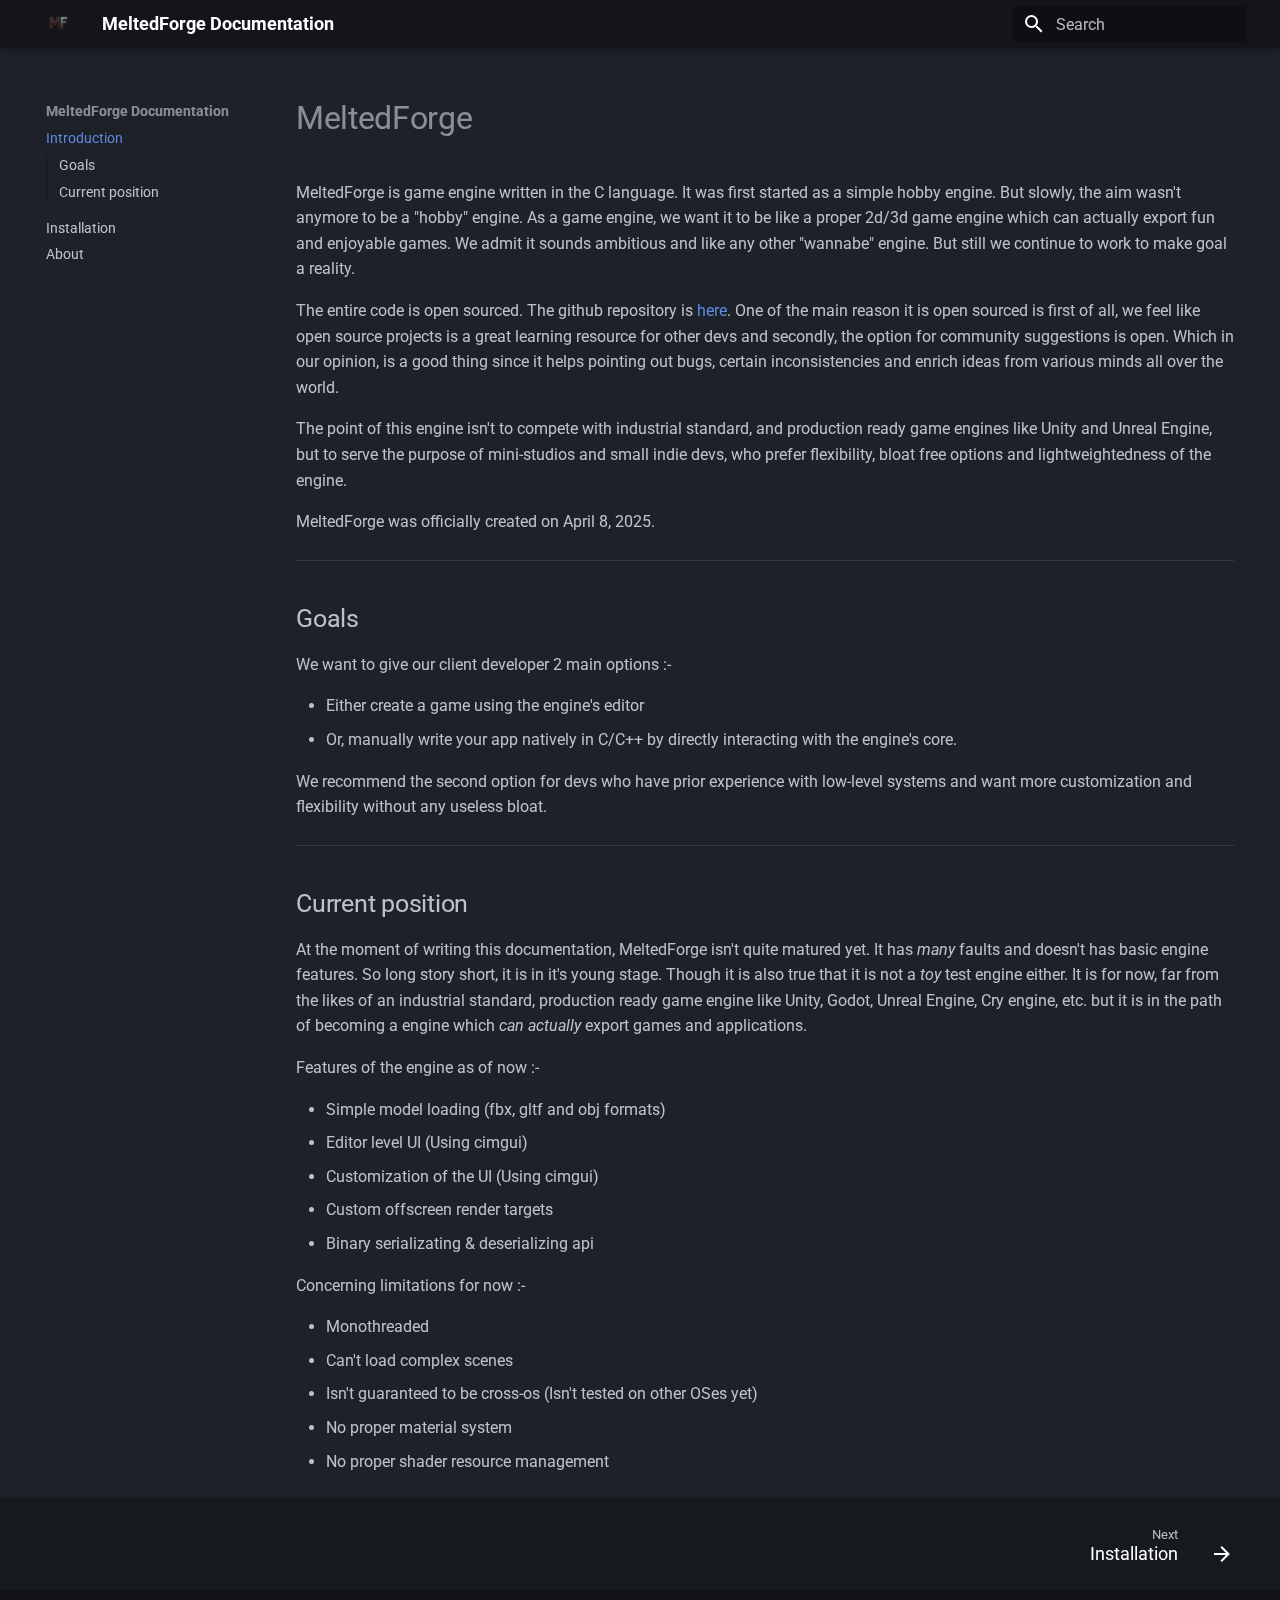
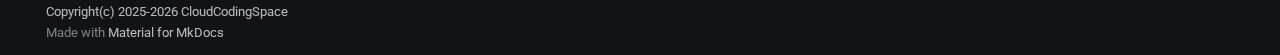
<file: index.html>
<!doctype html>
<html lang="en" class="no-js">
  <head>
    
      <meta charset="utf-8">
      <meta name="viewport" content="width=device-width,initial-scale=1">
      
      
      
      
      
        <link rel="next" href="installation/">
      
      
        
      
      
      <link rel="icon" href="assets/icon.ico">
      <meta name="generator" content="mkdocs-1.6.1, mkdocs-material-9.7.4">
    
    
      
        <title>MeltedForge Documentation</title>
      
    
    
      <link rel="stylesheet" href="assets/stylesheets/main.484c7ddc.min.css">
      
        
        <link rel="stylesheet" href="assets/stylesheets/palette.ab4e12ef.min.css">
      
      


    
    
      
    
    
      
        
        
        <link rel="preconnect" href="https://fonts.gstatic.com" crossorigin>
        <link rel="stylesheet" href="https://fonts.googleapis.com/css?family=Roboto:300,300i,400,400i,700,700i%7CRoboto+Mono:400,400i,700,700i&display=fallback">
        <style>:root{--md-text-font:"Roboto";--md-code-font:"Roboto Mono"}</style>
      
    
    
    <script>__md_scope=new URL(".",location),__md_hash=e=>[...e].reduce(((e,_)=>(e<<5)-e+_.charCodeAt(0)),0),__md_get=(e,_=localStorage,t=__md_scope)=>JSON.parse(_.getItem(t.pathname+"."+e)),__md_set=(e,_,t=localStorage,a=__md_scope)=>{try{t.setItem(a.pathname+"."+e,JSON.stringify(_))}catch(e){}}</script>
    
      

    
    
  </head>
  
  
    
    
      
    
    
    
    
    <body dir="ltr" data-md-color-scheme="slate" data-md-color-primary="black" data-md-color-accent="deep-purple">
  
    
    <input class="md-toggle" data-md-toggle="drawer" type="checkbox" id="__drawer" autocomplete="off">
    <input class="md-toggle" data-md-toggle="search" type="checkbox" id="__search" autocomplete="off">
    <label class="md-overlay" for="__drawer"></label>
    <div data-md-component="skip">
      
        
        <a href="#meltedforge" class="md-skip">
          Skip to content
        </a>
      
    </div>
    <div data-md-component="announce">
      
    </div>
    
    
      

  

<header class="md-header md-header--shadow" data-md-component="header">
  <nav class="md-header__inner md-grid" aria-label="Header">
    <a href="." title="MeltedForge Documentation" class="md-header__button md-logo" aria-label="MeltedForge Documentation" data-md-component="logo">
      
  <img src="assets/icon.png" alt="logo">

    </a>
    <label class="md-header__button md-icon" for="__drawer">
      
      <svg xmlns="http://www.w3.org/2000/svg" viewBox="0 0 24 24"><path d="M3 6h18v2H3zm0 5h18v2H3zm0 5h18v2H3z"/></svg>
    </label>
    <div class="md-header__title" data-md-component="header-title">
      <div class="md-header__ellipsis">
        <div class="md-header__topic">
          <span class="md-ellipsis">
            MeltedForge Documentation
          </span>
        </div>
        <div class="md-header__topic" data-md-component="header-topic">
          <span class="md-ellipsis">
            
              Introduction
            
          </span>
        </div>
      </div>
    </div>
    
      
        <form class="md-header__option" data-md-component="palette">
  
    
    
    
    <input class="md-option" data-md-color-media="" data-md-color-scheme="slate" data-md-color-primary="black" data-md-color-accent="deep-purple"  aria-hidden="true"  type="radio" name="__palette" id="__palette_0">
    
  
</form>
      
    
    
      <script>var palette=__md_get("__palette");if(palette&&palette.color){if("(prefers-color-scheme)"===palette.color.media){var media=matchMedia("(prefers-color-scheme: light)"),input=document.querySelector(media.matches?"[data-md-color-media='(prefers-color-scheme: light)']":"[data-md-color-media='(prefers-color-scheme: dark)']");palette.color.media=input.getAttribute("data-md-color-media"),palette.color.scheme=input.getAttribute("data-md-color-scheme"),palette.color.primary=input.getAttribute("data-md-color-primary"),palette.color.accent=input.getAttribute("data-md-color-accent")}for(var[key,value]of Object.entries(palette.color))document.body.setAttribute("data-md-color-"+key,value)}</script>
    
    
    
      
      
        <label class="md-header__button md-icon" for="__search">
          
          <svg xmlns="http://www.w3.org/2000/svg" viewBox="0 0 24 24"><path d="M9.5 3A6.5 6.5 0 0 1 16 9.5c0 1.61-.59 3.09-1.56 4.23l.27.27h.79l5 5-1.5 1.5-5-5v-.79l-.27-.27A6.52 6.52 0 0 1 9.5 16 6.5 6.5 0 0 1 3 9.5 6.5 6.5 0 0 1 9.5 3m0 2C7 5 5 7 5 9.5S7 14 9.5 14 14 12 14 9.5 12 5 9.5 5"/></svg>
        </label>
        <div class="md-search" data-md-component="search" role="dialog">
  <label class="md-search__overlay" for="__search"></label>
  <div class="md-search__inner" role="search">
    <form class="md-search__form" name="search">
      <input type="text" class="md-search__input" name="query" aria-label="Search" placeholder="Search" autocapitalize="off" autocorrect="off" autocomplete="off" spellcheck="false" data-md-component="search-query" required>
      <label class="md-search__icon md-icon" for="__search">
        
        <svg xmlns="http://www.w3.org/2000/svg" viewBox="0 0 24 24"><path d="M9.5 3A6.5 6.5 0 0 1 16 9.5c0 1.61-.59 3.09-1.56 4.23l.27.27h.79l5 5-1.5 1.5-5-5v-.79l-.27-.27A6.52 6.52 0 0 1 9.5 16 6.5 6.5 0 0 1 3 9.5 6.5 6.5 0 0 1 9.5 3m0 2C7 5 5 7 5 9.5S7 14 9.5 14 14 12 14 9.5 12 5 9.5 5"/></svg>
        
        <svg xmlns="http://www.w3.org/2000/svg" viewBox="0 0 24 24"><path d="M20 11v2H8l5.5 5.5-1.42 1.42L4.16 12l7.92-7.92L13.5 5.5 8 11z"/></svg>
      </label>
      <nav class="md-search__options" aria-label="Search">
        
        <button type="reset" class="md-search__icon md-icon" title="Clear" aria-label="Clear" tabindex="-1">
          
          <svg xmlns="http://www.w3.org/2000/svg" viewBox="0 0 24 24"><path d="M19 6.41 17.59 5 12 10.59 6.41 5 5 6.41 10.59 12 5 17.59 6.41 19 12 13.41 17.59 19 19 17.59 13.41 12z"/></svg>
        </button>
      </nav>
      
    </form>
    <div class="md-search__output">
      <div class="md-search__scrollwrap" tabindex="0" data-md-scrollfix>
        <div class="md-search-result" data-md-component="search-result">
          <div class="md-search-result__meta">
            Initializing search
          </div>
          <ol class="md-search-result__list" role="presentation"></ol>
        </div>
      </div>
    </div>
  </div>
</div>
      
    
    
  </nav>
  
</header>
    
    <div class="md-container" data-md-component="container">
      
      
        
          
        
      
      <main class="md-main" data-md-component="main">
        <div class="md-main__inner md-grid">
          
            
              
              <div class="md-sidebar md-sidebar--primary" data-md-component="sidebar" data-md-type="navigation" >
                <div class="md-sidebar__scrollwrap">
                  <div class="md-sidebar__inner">
                    



  

<nav class="md-nav md-nav--primary md-nav--integrated" aria-label="Navigation" data-md-level="0">
  <label class="md-nav__title" for="__drawer">
    <a href="." title="MeltedForge Documentation" class="md-nav__button md-logo" aria-label="MeltedForge Documentation" data-md-component="logo">
      
  <img src="assets/icon.png" alt="logo">

    </a>
    MeltedForge Documentation
  </label>
  
  <ul class="md-nav__list" data-md-scrollfix>
    
      
      
  
  
    
  
  
  
    <li class="md-nav__item md-nav__item--active">
      
      <input class="md-nav__toggle md-toggle" type="checkbox" id="__toc">
      
      
        
      
      
        <label class="md-nav__link md-nav__link--active" for="__toc">
          
  
  
  <span class="md-ellipsis">
    
  
    Introduction
  

    
  </span>
  
  

          <span class="md-nav__icon md-icon"></span>
        </label>
      
      <a href="." class="md-nav__link md-nav__link--active">
        
  
  
  <span class="md-ellipsis">
    
  
    Introduction
  

    
  </span>
  
  

      </a>
      
        

<nav class="md-nav md-nav--secondary" aria-label="Table of contents">
  
  
  
    
  
  
    <label class="md-nav__title" for="__toc">
      <span class="md-nav__icon md-icon"></span>
      Table of contents
    </label>
    <ul class="md-nav__list" data-md-component="toc" data-md-scrollfix>
      
        <li class="md-nav__item">
  <a href="#goals" class="md-nav__link">
    <span class="md-ellipsis">
      
        Goals
      
    </span>
  </a>
  
</li>
      
        <li class="md-nav__item">
  <a href="#current-position" class="md-nav__link">
    <span class="md-ellipsis">
      
        Current position
      
    </span>
  </a>
  
</li>
      
    </ul>
  
</nav>
      
    </li>
  

    
      
      
  
  
  
  
    <li class="md-nav__item">
      <a href="installation/" class="md-nav__link">
        
  
  
  <span class="md-ellipsis">
    
  
    Installation
  

    
  </span>
  
  

      </a>
    </li>
  

    
      
      
  
  
  
  
    <li class="md-nav__item">
      <a href="about/" class="md-nav__link">
        
  
  
  <span class="md-ellipsis">
    
  
    About
  

    
  </span>
  
  

      </a>
    </li>
  

    
  </ul>
</nav>
                  </div>
                </div>
              </div>
            
            
          
          
            <div class="md-content" data-md-component="content">
              
              <article class="md-content__inner md-typeset">
                
                  



<h1 id="meltedforge"><strong>MeltedForge</strong></h1>
<p>MeltedForge is game engine written in the C language. It was first started as a simple
hobby engine. But slowly, the aim wasn't anymore to be a "hobby" engine. As a game engine,
we want it to be like a proper 2d/3d game engine which can actually export fun and enjoyable games.
We admit it sounds ambitious and like any other "wannabe" engine. But still we continue to work to make 
goal a reality.</p>
<p>The entire code is open sourced. The github repository is <a href="https://github.com/CloudCodingSpace/MeltedForge">here</a>.
One of the main reason it is open sourced is first of all, we feel like open source projects is a great learning resource
for other devs and secondly, the option for community suggestions is open. Which in our opinion, is a good thing since
it helps pointing out bugs, certain inconsistencies and enrich ideas from various minds all over the world.</p>
<p>The point of this engine isn't to compete with industrial standard, and production ready game engines like 
Unity and Unreal Engine, but to serve the purpose of mini-studios and small indie devs, who prefer flexibility, 
bloat free options and lightweightedness of the engine.</p>
<p>MeltedForge was officially created on April 8, 2025.</p>
<hr />
<h2 id="goals"><strong>Goals</strong></h2>
<p>We want to give our client developer 2 main options :-</p>
<ul>
<li>Either create a game using the engine's editor</li>
<li>Or, manually write your app natively in C/C++ by directly interacting with the engine's core.</li>
</ul>
<p>We recommend the second option for devs who have prior experience with low-level systems
and want more customization and flexibility without any useless bloat.</p>
<hr />
<h2 id="current-position"><strong>Current position</strong></h2>
<p>At the moment of writing this documentation, MeltedForge isn't quite matured yet. It has <em>many</em> faults and doesn't 
has basic engine features. So long story short, it is in it's young stage. Though it is also true that it is not a <em>toy</em> 
test engine either. It is for now, far from the likes of an industrial standard, production ready game 
engine like Unity, Godot, Unreal Engine, Cry engine, etc. but it is in the path of becoming a engine which <em>can actually</em> export 
games and applications.</p>
<p>Features of the engine as of now :-</p>
<ul>
<li>Simple model loading (fbx, gltf and obj formats)</li>
<li>Editor level UI (Using cimgui)</li>
<li>Customization of the UI (Using cimgui)</li>
<li>Custom offscreen render targets</li>
<li>Binary serializating &amp; deserializing api</li>
</ul>
<p>Concerning limitations for now :- </p>
<ul>
<li>Monothreaded</li>
<li>Can't load complex scenes</li>
<li>Isn't guaranteed to be cross-os (Isn't tested on other OSes yet)</li>
<li>No proper material system</li>
<li>No proper shader resource management</li>
</ul>












                
              </article>
            </div>
          
          
<script>var target=document.getElementById(location.hash.slice(1));target&&target.name&&(target.checked=target.name.startsWith("__tabbed_"))</script>
        </div>
        
      </main>
      
        <footer class="md-footer">
  
    
      
      <nav class="md-footer__inner md-grid" aria-label="Footer" >
        
        
          
          <a href="installation/" class="md-footer__link md-footer__link--next" aria-label="Next: Installation">
            <div class="md-footer__title">
              <span class="md-footer__direction">
                Next
              </span>
              <div class="md-ellipsis">
                Installation
              </div>
            </div>
            <div class="md-footer__button md-icon">
              
              <svg xmlns="http://www.w3.org/2000/svg" viewBox="0 0 24 24"><path d="M4 11v2h12l-5.5 5.5 1.42 1.42L19.84 12l-7.92-7.92L10.5 5.5 16 11z"/></svg>
            </div>
          </a>
        
      </nav>
    
  
  <div class="md-footer-meta md-typeset">
    <div class="md-footer-meta__inner md-grid">
      <div class="md-copyright">
  
    <div class="md-copyright__highlight">
      Copyright(c) 2025-2026 CloudCodingSpace
    </div>
  
  
    Made with
    <a href="https://squidfunk.github.io/mkdocs-material/" target="_blank" rel="noopener">
      Material for MkDocs
    </a>
  
</div>
      
    </div>
  </div>
</footer>
      
    </div>
    <div class="md-dialog" data-md-component="dialog">
      <div class="md-dialog__inner md-typeset"></div>
    </div>
    
      <div class="md-progress" data-md-component="progress" role="progressbar"></div>
    
    
    
      
      
      <script id="__config" type="application/json">{"annotate": null, "base": ".", "features": ["navigation.instant", "navigation.instant.progress", "navigation.instant.preview", "navigation.tracking", "toc.integrate", "navigation.footer"], "search": "assets/javascripts/workers/search.2c215733.min.js", "tags": null, "translations": {"clipboard.copied": "Copied to clipboard", "clipboard.copy": "Copy to clipboard", "search.result.more.one": "1 more on this page", "search.result.more.other": "# more on this page", "search.result.none": "No matching documents", "search.result.one": "1 matching document", "search.result.other": "# matching documents", "search.result.placeholder": "Type to start searching", "search.result.term.missing": "Missing", "select.version": "Select version"}, "version": null}</script>
    
    
      <script src="assets/javascripts/bundle.79ae519e.min.js"></script>
      
    
  </body>
</html>
</file>
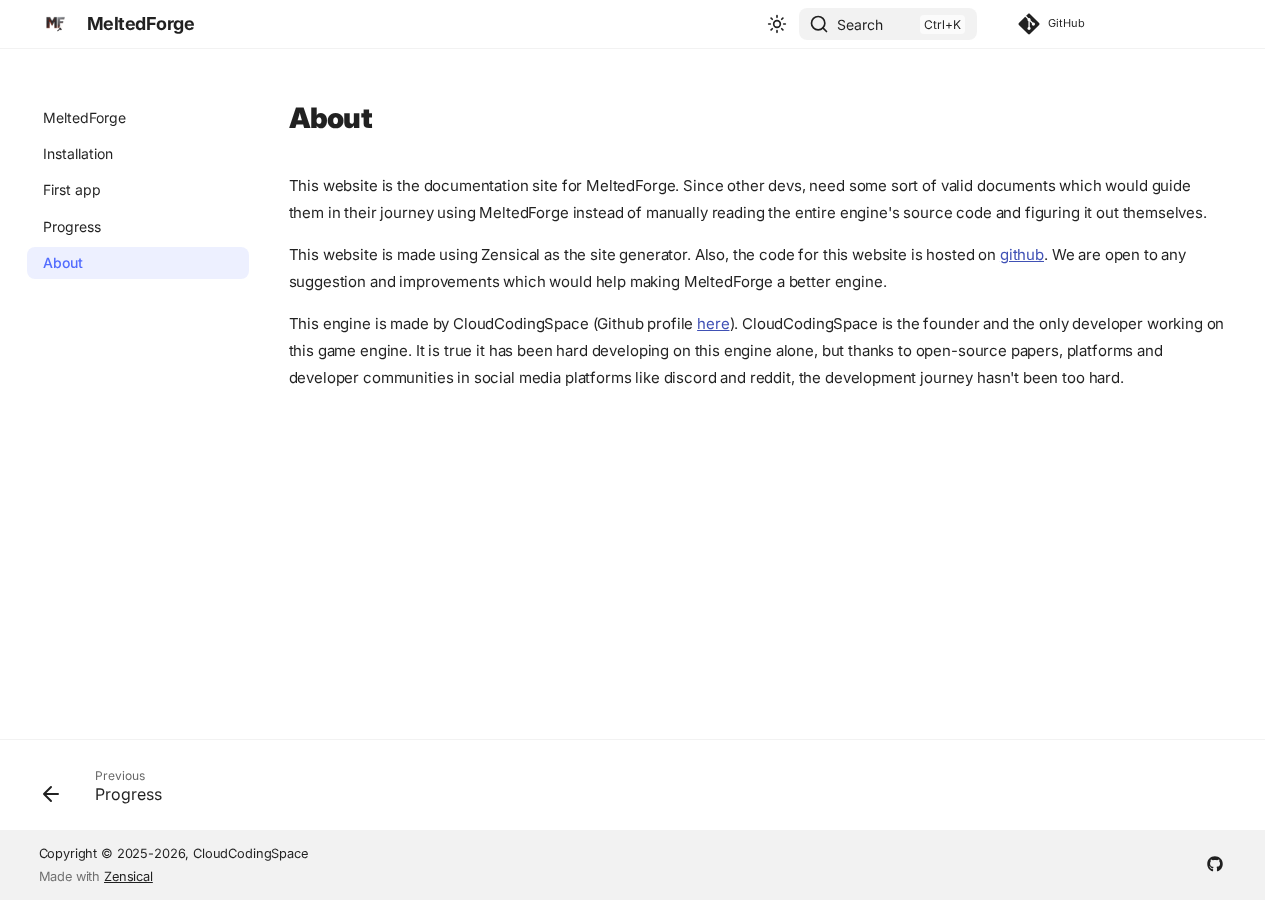
<file: about/index.html>
<!doctype html>
<html lang="en" class="no-js">
  <head>
    
      <meta charset="utf-8">
      <meta name="viewport" content="width=device-width,initial-scale=1">
      
        <meta name="description" content="MeltedForge Documentation Site">
      
      
        <meta name="author" content="Sascha Willems">
      
      
        <link rel="canonical" href="https://cloudcodingspace.github.io/MFDocs/about/">
      
      
        <link rel="prev" href="../progress/">
      
      
      
        
      
      
      <link rel="icon" href="../assets/icon.ico">
      <meta name="generator" content="zensical-0.0.34">
    
    
      
        <title>About - MeltedForge</title>
      
    
    
      
        
      
      <link rel="stylesheet" href="../assets/stylesheets/modern/main.53a7feaf.min.css">
      
        
          
        
        <link rel="stylesheet" href="../assets/stylesheets/modern/palette.dfe2e883.min.css">
      
      


    
    
      
    
    
      
        
        
        <link rel="preconnect" href="https://fonts.gstatic.com" crossorigin>
        <link rel="stylesheet" href="https://fonts.googleapis.com/css?family=Inter:300,300i,400,400i,500,500i,700,700i%7CJetBrains+Mono:400,400i,700,700i&amp;display=fallback">
        <style>:root{--md-text-font:"Inter";--md-code-font:"JetBrains Mono"}</style>
      
    
    
    <script>__md_scope=new URL("..",location),__md_hash=e=>[...e].reduce(((e,t)=>(e<<5)-e+t.charCodeAt(0)),0),__md_get=(e,t=localStorage,a=__md_scope)=>JSON.parse(t.getItem(a.pathname+"."+e)),__md_set=(e,t,a=localStorage,_=__md_scope)=>{try{a.setItem(_.pathname+"."+e,JSON.stringify(t))}catch(e){}},document.documentElement.setAttribute("data-platform",navigator.platform)</script>
    
      

    
    
  </head>
  
  
    
    
      
    
    
    
    
    <body dir="ltr" data-md-color-scheme="default" data-md-color-primary="indigo" data-md-color-accent="indigo">
  
    
    <input class="md-toggle" data-md-toggle="drawer" type="checkbox" id="__drawer" autocomplete="off">
    <input class="md-toggle" data-md-toggle="search" type="checkbox" id="__search" autocomplete="off">
    <label class="md-overlay" for="__drawer" aria-label="Navigation"></label>
    <div data-md-component="skip">
      
        
        <a href="#about" class="md-skip">
          Skip to content
        </a>
      
    </div>
    <div data-md-component="announce">
      
    </div>
    
    
      

  

<header class="md-header md-header--shadow" data-md-component="header">
  <nav class="md-header__inner md-grid" aria-label="Header">
    <a href="./.." title="MeltedForge" class="md-header__button md-logo" aria-label="MeltedForge" data-md-component="logo">
      
  <img src="../assets/icon.png" alt="MeltedForge">

    </a>
    <label class="md-header__button md-icon" for="__drawer" aria-label="Navigation">
      
      <svg xmlns="http://www.w3.org/2000/svg" fill="none" stroke="currentColor" stroke-linecap="round" stroke-linejoin="round" stroke-width="2" class="lucide lucide-menu" viewBox="0 0 24 24"><path d="M4 5h16M4 12h16M4 19h16"/></svg>
    </label>
    <div class="md-header__title" data-md-component="header-title">
      <div class="md-header__ellipsis">
        <div class="md-header__topic">
          <span class="md-ellipsis">
            MeltedForge
          </span>
        </div>
        <div class="md-header__topic" data-md-component="header-topic">
          <span class="md-ellipsis">
            
              About
            
          </span>
        </div>
      </div>
    </div>
    
      
        <form class="md-header__option" data-md-component="palette">
  
    
    
    
    <input class="md-option" data-md-color-media="(prefers-color-scheme: light)" data-md-color-scheme="default" data-md-color-primary="indigo" data-md-color-accent="indigo"  aria-label="Switch to dark mode"  type="radio" name="__palette" id="__palette_0">
    
      <label class="md-header__button md-icon" title="Switch to dark mode" for="__palette_1" hidden>
        <svg xmlns="http://www.w3.org/2000/svg" fill="none" stroke="currentColor" stroke-linecap="round" stroke-linejoin="round" stroke-width="2" class="lucide lucide-sun" viewBox="0 0 24 24"><circle cx="12" cy="12" r="4"/><path d="M12 2v2M12 20v2M4.93 4.93l1.41 1.41M17.66 17.66l1.41 1.41M2 12h2M20 12h2M6.34 17.66l-1.41 1.41M19.07 4.93l-1.41 1.41"/></svg>
      </label>
    
  
    
    
    
    <input class="md-option" data-md-color-media="(prefers-color-scheme: dark)" data-md-color-scheme="slate" data-md-color-primary="indigo" data-md-color-accent="indigo"  aria-label="Switch to light mode"  type="radio" name="__palette" id="__palette_1">
    
      <label class="md-header__button md-icon" title="Switch to light mode" for="__palette_0" hidden>
        <svg xmlns="http://www.w3.org/2000/svg" fill="none" stroke="currentColor" stroke-linecap="round" stroke-linejoin="round" stroke-width="2" class="lucide lucide-moon" viewBox="0 0 24 24"><path d="M20.985 12.486a9 9 0 1 1-9.473-9.472c.405-.022.617.46.402.803a6 6 0 0 0 8.268 8.268c.344-.215.825-.004.803.401"/></svg>
      </label>
    
  
</form>
      
    
    
      <script>var palette=__md_get("__palette");if(palette&&palette.color){if("(prefers-color-scheme)"===palette.color.media){var media=matchMedia("(prefers-color-scheme: light)"),input=document.querySelector(media.matches?"[data-md-color-media='(prefers-color-scheme: light)']":"[data-md-color-media='(prefers-color-scheme: dark)']");palette.color.media=input.getAttribute("data-md-color-media"),palette.color.scheme=input.getAttribute("data-md-color-scheme"),palette.color.primary=input.getAttribute("data-md-color-primary"),palette.color.accent=input.getAttribute("data-md-color-accent")}for(var[key,value]of Object.entries(palette.color))document.body.setAttribute("data-md-color-"+key,value)}</script>
    
    
    
      
      
        <label class="md-header__button md-icon" for="__search" aria-label="Search">
          
          <svg xmlns="http://www.w3.org/2000/svg" fill="none" stroke="currentColor" stroke-linecap="round" stroke-linejoin="round" stroke-width="2" class="lucide lucide-search" viewBox="0 0 24 24"><path d="m21 21-4.34-4.34"/><circle cx="11" cy="11" r="8"/></svg>
        </label>
        <div class="md-search" data-md-component="search" role="dialog" aria-label="Search">
  <button type="button" class="md-search__button">
    Search
  </button>
</div>
      
    
    <div class="md-header__source">
      
        <a href="https://github.com/CloudCodingSpace/MeltedForge" title="Go to repository" class="md-source" data-md-component="source">
  <div class="md-source__icon md-icon">
    
    <svg xmlns="http://www.w3.org/2000/svg" viewBox="0 0 448 512"><!--! Font Awesome Free 7.2.0 by @fontawesome - https://fontawesome.com License - https://fontawesome.com/license/free (Icons: CC BY 4.0, Fonts: SIL OFL 1.1, Code: MIT License) Copyright 2026 Fonticons, Inc.--><path fill="currentColor" d="M439.6 236.1 244 40.5c-5.4-5.5-12.8-8.5-20.4-8.5s-15 3-20.4 8.4L162.5 81l51.5 51.5c27.1-9.1 52.7 16.8 43.4 43.7l49.7 49.7c34.2-11.8 61.2 31 35.5 56.7-26.5 26.5-70.2-2.9-56-37.3L240.3 199v121.9c25.3 12.5 22.3 41.8 9.1 55-6.4 6.4-15.2 10.1-24.3 10.1s-17.8-3.6-24.3-10.1c-17.6-17.6-11.1-46.9 11.2-56v-123c-20.8-8.5-24.6-30.7-18.6-45L142.6 101 8.5 235.1C3 240.6 0 247.9 0 255.5s3 15 8.5 20.4l195.6 195.7c5.4 5.4 12.7 8.4 20.4 8.4s15-3 20.4-8.4l194.7-194.7c5.4-5.4 8.4-12.8 8.4-20.4s-3-15-8.4-20.4"/></svg>
  </div>
  <div class="md-source__repository">
    GitHub
  </div>
</a>
      
    </div>
  </nav>
  
</header>
    
    <div class="md-container" data-md-component="container">
      
      
        
          
        
      
      <main class="md-main" data-md-component="main">
        <div class="md-main__inner md-grid">
          
            
              
              <div class="md-sidebar md-sidebar--primary" data-md-component="sidebar" data-md-type="navigation" >
                <div class="md-sidebar__scrollwrap">
                  <div class="md-sidebar__inner">
                    



  

<nav class="md-nav md-nav--primary md-nav--integrated" aria-label="Navigation" data-md-level="0">
  <label class="md-nav__title" for="__drawer">
    <a href="./.." title="MeltedForge" class="md-nav__button md-logo" aria-label="MeltedForge" data-md-component="logo">
      
  <img src="../assets/icon.png" alt="MeltedForge">

    </a>
    MeltedForge
  </label>
  
    <div class="md-nav__source">
      <a href="https://github.com/CloudCodingSpace/MeltedForge" title="Go to repository" class="md-source" data-md-component="source">
  <div class="md-source__icon md-icon">
    
    <svg xmlns="http://www.w3.org/2000/svg" viewBox="0 0 448 512"><!--! Font Awesome Free 7.2.0 by @fontawesome - https://fontawesome.com License - https://fontawesome.com/license/free (Icons: CC BY 4.0, Fonts: SIL OFL 1.1, Code: MIT License) Copyright 2026 Fonticons, Inc.--><path fill="currentColor" d="M439.6 236.1 244 40.5c-5.4-5.5-12.8-8.5-20.4-8.5s-15 3-20.4 8.4L162.5 81l51.5 51.5c27.1-9.1 52.7 16.8 43.4 43.7l49.7 49.7c34.2-11.8 61.2 31 35.5 56.7-26.5 26.5-70.2-2.9-56-37.3L240.3 199v121.9c25.3 12.5 22.3 41.8 9.1 55-6.4 6.4-15.2 10.1-24.3 10.1s-17.8-3.6-24.3-10.1c-17.6-17.6-11.1-46.9 11.2-56v-123c-20.8-8.5-24.6-30.7-18.6-45L142.6 101 8.5 235.1C3 240.6 0 247.9 0 255.5s3 15 8.5 20.4l195.6 195.7c5.4 5.4 12.7 8.4 20.4 8.4s15-3 20.4-8.4l194.7-194.7c5.4-5.4 8.4-12.8 8.4-20.4s-3-15-8.4-20.4"/></svg>
  </div>
  <div class="md-source__repository">
    GitHub
  </div>
</a>
    </div>
  
  <ul class="md-nav__list" data-md-scrollfix>
    
      
      
  
  
  
  
    <li class="md-nav__item">
      <a href="./.." class="md-nav__link">
        
  
  
  <span class="md-ellipsis">
    
  
    MeltedForge
  

    
  </span>
  
  

      </a>
    </li>
  

    
      
      
  
  
  
  
    <li class="md-nav__item">
      <a href="../installation/" class="md-nav__link">
        
  
  
  <span class="md-ellipsis">
    
  
    Installation
  

    
  </span>
  
  

      </a>
    </li>
  

    
      
      
  
  
  
  
    <li class="md-nav__item">
      <a href="../first-app/" class="md-nav__link">
        
  
  
  <span class="md-ellipsis">
    
  
    First app
  

    
  </span>
  
  

      </a>
    </li>
  

    
      
      
  
  
  
  
    <li class="md-nav__item">
      <a href="../progress/" class="md-nav__link">
        
  
  
  <span class="md-ellipsis">
    
  
    Progress
  

    
  </span>
  
  

      </a>
    </li>
  

    
      
      
  
  
    
  
  
  
    <li class="md-nav__item md-nav__item--active">
      
      
      
      
        
      
      
      <a href="././" class="md-nav__link md-nav__link--active">
        
  
  
  <span class="md-ellipsis">
    
  
    About
  

    
  </span>
  
  

      </a>
      
    </li>
  

    
  </ul>
</nav>
                  </div>
                </div>
              </div>
            
            
          
          
            <div class="md-content" data-md-component="content">
              
                



  


              
              <article class="md-content__inner md-typeset">
                
                  
  
  


<h1 id="about"><strong>About</strong></h1>
<p>This website is the documentation site for MeltedForge. Since other devs, need some sort of valid
documents which would guide them in their journey using MeltedForge instead of manually reading the entire
engine's source code and figuring it out themselves.</p>
<p>This website is made using Zensical as the site generator. Also, the code for this website is hosted on
<a href="https://github.com/CloudCodingSpace/MFDocs">github</a>. We are open to any suggestion and improvements which would help
making MeltedForge a better engine.</p>
<p>This engine is made by CloudCodingSpace (Github profile <a href="https://github.com/CloudCodingSpace">here</a>).
CloudCodingSpace is the founder and the only developer working on this game engine. It is true it has 
been hard developing on this engine alone, but thanks to open-source papers, platforms and developer 
communities in social media platforms like discord and reddit, the development journey hasn't been too hard.</p>














                
              </article>
            </div>
          
          
  <script>var tabs=__md_get("__tabs");if(Array.isArray(tabs))e:for(var set of document.querySelectorAll(".tabbed-set")){var labels=set.querySelector(".tabbed-labels");for(var tab of tabs)for(var label of labels.getElementsByTagName("label"))if(label.innerText.trim()===tab){var input=document.getElementById(label.htmlFor);input.checked=!0;continue e}}</script>

<script>var target=document.getElementById(location.hash.slice(1));target&&target.name&&(target.checked=target.name.startsWith("__tabbed_"))</script>
        </div>
        
          <button type="button" class="md-top md-icon" data-md-component="top" hidden>
  
  <svg xmlns="http://www.w3.org/2000/svg" fill="none" stroke="currentColor" stroke-linecap="round" stroke-linejoin="round" stroke-width="2" class="lucide lucide-circle-arrow-up" viewBox="0 0 24 24"><circle cx="12" cy="12" r="10"/><path d="m16 12-4-4-4 4M12 16V8"/></svg>
  Back to top
</button>
        
      </main>
      
        <footer class="md-footer">
  
    
      
      <nav class="md-footer__inner md-grid" aria-label="Footer" >
        
          
          <a href="../progress/" class="md-footer__link md-footer__link--prev" aria-label="Previous: Progress">
            <div class="md-footer__button md-icon">
              
              <svg xmlns="http://www.w3.org/2000/svg" fill="none" stroke="currentColor" stroke-linecap="round" stroke-linejoin="round" stroke-width="2" class="lucide lucide-arrow-left" viewBox="0 0 24 24"><path d="m12 19-7-7 7-7M19 12H5"/></svg>
            </div>
            <div class="md-footer__title">
              <span class="md-footer__direction">
                Previous
              </span>
              <div class="md-ellipsis">
                Progress
              </div>
            </div>
          </a>
        
        
      </nav>
    
  
  <div class="md-footer-meta md-typeset">
    <div class="md-footer-meta__inner md-grid">
      <div class="md-copyright">
  
    <div class="md-copyright__highlight">
      Copyright &copy; 2025-2026, CloudCodingSpace

    </div>
  
  
    Made with
    <a href="https://zensical.org/" target="_blank" rel="noopener">
      Zensical
    </a>
  
</div>
      
        
<div class="md-social">
  
    
    
    
    
      
      
    
    <a href="https://github.com/CloudCodingSpace/" target="_blank" rel="noopener" title="github.com" class="md-social__link">
      <svg xmlns="http://www.w3.org/2000/svg" viewBox="0 0 512 512"><!--! Font Awesome Free 7.2.0 by @fontawesome - https://fontawesome.com License - https://fontawesome.com/license/free (Icons: CC BY 4.0, Fonts: SIL OFL 1.1, Code: MIT License) Copyright 2026 Fonticons, Inc.--><path fill="currentColor" d="M173.9 397.4c0 2-2.3 3.6-5.2 3.6-3.3.3-5.6-1.3-5.6-3.6 0-2 2.3-3.6 5.2-3.6 3-.3 5.6 1.3 5.6 3.6m-31.1-4.5c-.7 2 1.3 4.3 4.3 4.9 2.6 1 5.6 0 6.2-2s-1.3-4.3-4.3-5.2c-2.6-.7-5.5.3-6.2 2.3m44.2-1.7c-2.9.7-4.9 2.6-4.6 4.9.3 2 2.9 3.3 5.9 2.6 2.9-.7 4.9-2.6 4.6-4.6-.3-1.9-3-3.2-5.9-2.9M252.8 8C114.1 8 8 113.3 8 252c0 110.9 69.8 205.8 169.5 239.2 12.8 2.3 17.3-5.6 17.3-12.1 0-6.2-.3-40.4-.3-61.4 0 0-70 15-84.7-29.8 0 0-11.4-29.1-27.8-36.6 0 0-22.9-15.7 1.6-15.4 0 0 24.9 2 38.6 25.8 21.9 38.6 58.6 27.5 72.9 20.9 2.3-16 8.8-27.1 16-33.7-55.9-6.2-112.3-14.3-112.3-110.5 0-27.5 7.6-41.3 23.6-58.9-2.6-6.5-11.1-33.3 2.6-67.9 20.9-6.5 69 27 69 27 20-5.6 41.5-8.5 62.8-8.5s42.8 2.9 62.8 8.5c0 0 48.1-33.6 69-27 13.7 34.7 5.2 61.4 2.6 67.9 16 17.7 25.8 31.5 25.8 58.9 0 96.5-58.9 104.2-114.8 110.5 9.2 7.9 17 22.9 17 46.4 0 33.7-.3 75.4-.3 83.6 0 6.5 4.6 14.4 17.3 12.1C436.2 457.8 504 362.9 504 252 504 113.3 391.5 8 252.8 8M105.2 352.9c-1.3 1-1 3.3.7 5.2 1.6 1.6 3.9 2.3 5.2 1 1.3-1 1-3.3-.7-5.2-1.6-1.6-3.9-2.3-5.2-1m-10.8-8.1c-.7 1.3.3 2.9 2.3 3.9 1.6 1 3.6.7 4.3-.7.7-1.3-.3-2.9-2.3-3.9-2-.6-3.6-.3-4.3.7m32.4 35.6c-1.6 1.3-1 4.3 1.3 6.2 2.3 2.3 5.2 2.6 6.5 1 1.3-1.3.7-4.3-1.3-6.2-2.2-2.3-5.2-2.6-6.5-1m-11.4-14.7c-1.6 1-1.6 3.6 0 5.9s4.3 3.3 5.6 2.3c1.6-1.3 1.6-3.9 0-6.2-1.4-2.3-4-3.3-5.6-2"/></svg>
    </a>
  
</div>
      
    </div>
  </div>
</footer>
      
    </div>
    <div class="md-dialog" data-md-component="dialog">
      <div class="md-dialog__inner md-typeset"></div>
    </div>
    
    
    
      
      
      <script id="__config" type="application/json">{"annotate":null,"base":"..","features":["announce.dismiss","content.code.annotate","content.code.copy","content.code.select","content.footnote.tooltips","content.tabs.link","content.tooltips","navigation.footer","navigation.indexes","navigation.instant","navigation.instant.prefetch","navigation.path","navigation.sections","navigation.top","navigation.tracking","search.highlight","toc.integrate"],"search":"../assets/javascripts/workers/search.e2d2d235.min.js","tags":null,"translations":{"clipboard.copied":"Copied to clipboard","clipboard.copy":"Copy to clipboard","search.result.more.one":"1 more on this page","search.result.more.other":"# more on this page","search.result.none":"No matching documents","search.result.one":"1 matching document","search.result.other":"# matching documents","search.result.placeholder":"Type to start searching","search.result.term.missing":"Missing","select.version":"Select version"},"version":null}</script>
    
    
      <script src="../assets/javascripts/bundle.9f55f5b1.min.js"></script>
      
    
  </body>
</html>
</file>
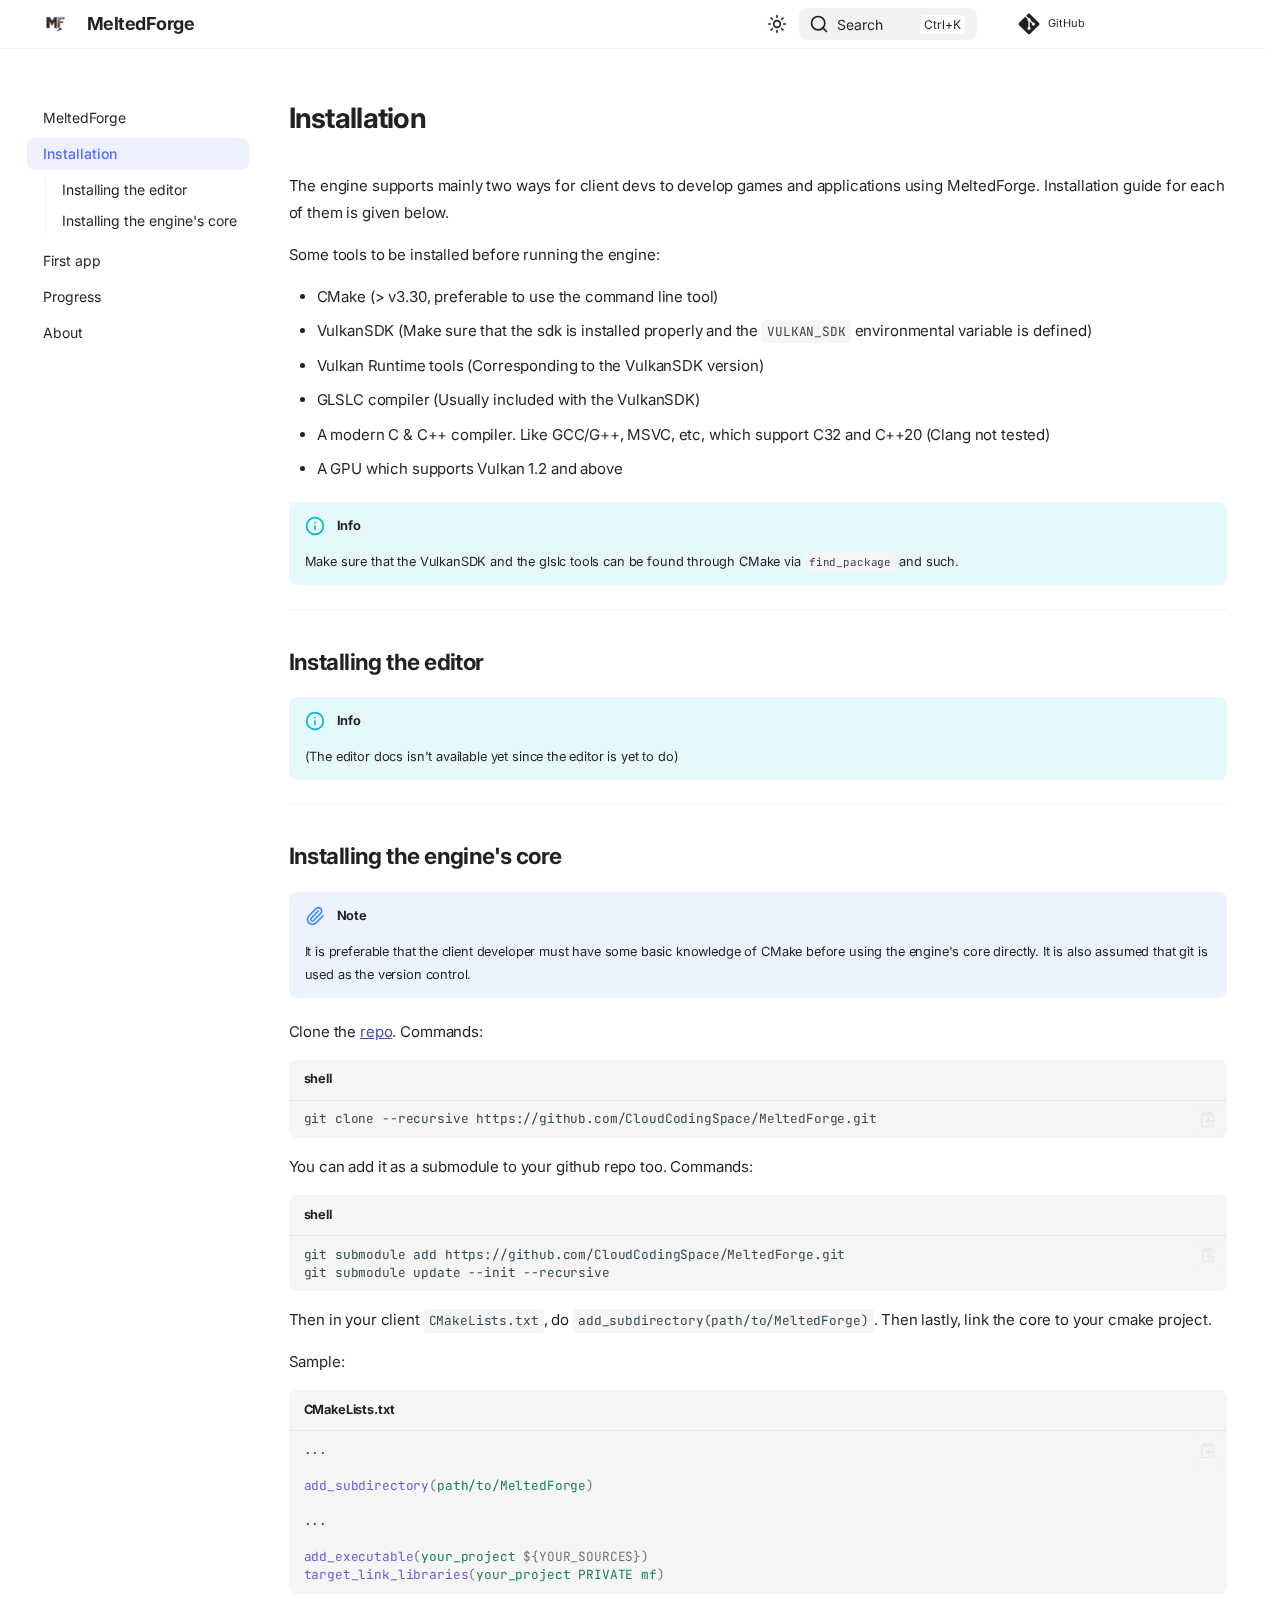
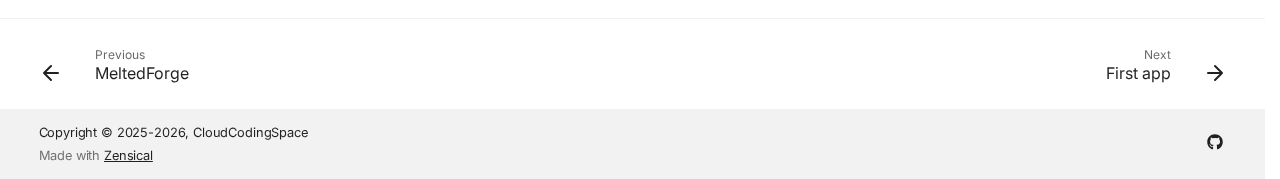
<file: installation/index.html>
<!doctype html>
<html lang="en" class="no-js">
  <head>
    
      <meta charset="utf-8">
      <meta name="viewport" content="width=device-width,initial-scale=1">
      
        <meta name="description" content="MeltedForge Documentation Site">
      
      
        <meta name="author" content="Sascha Willems">
      
      
        <link rel="canonical" href="https://cloudcodingspace.github.io/MFDocs/installation/">
      
      
        <link rel="prev" href="./..">
      
      
        <link rel="next" href="../first-app/">
      
      
        
      
      
      <link rel="icon" href="../assets/icon.ico">
      <meta name="generator" content="zensical-0.0.33">
    
    
      
        <title>Installation - MeltedForge</title>
      
    
    
      
        
      
      <link rel="stylesheet" href="../assets/stylesheets/modern/main.53a7feaf.min.css">
      
        
          
        
        <link rel="stylesheet" href="../assets/stylesheets/modern/palette.dfe2e883.min.css">
      
      


    
    
      
    
    
      
        
        
        <link rel="preconnect" href="https://fonts.gstatic.com" crossorigin>
        <link rel="stylesheet" href="https://fonts.googleapis.com/css?family=Inter:300,300i,400,400i,500,500i,700,700i%7CJetBrains+Mono:400,400i,700,700i&amp;display=fallback">
        <style>:root{--md-text-font:"Inter";--md-code-font:"JetBrains Mono"}</style>
      
    
    
    <script>__md_scope=new URL("..",location),__md_hash=e=>[...e].reduce(((e,t)=>(e<<5)-e+t.charCodeAt(0)),0),__md_get=(e,t=localStorage,a=__md_scope)=>JSON.parse(t.getItem(a.pathname+"."+e)),__md_set=(e,t,a=localStorage,_=__md_scope)=>{try{a.setItem(_.pathname+"."+e,JSON.stringify(t))}catch(e){}},document.documentElement.setAttribute("data-platform",navigator.platform)</script>
    
      

    
    
  </head>
  
  
    
    
      
    
    
    
    
    <body dir="ltr" data-md-color-scheme="default" data-md-color-primary="indigo" data-md-color-accent="indigo">
  
    
    <input class="md-toggle" data-md-toggle="drawer" type="checkbox" id="__drawer" autocomplete="off">
    <input class="md-toggle" data-md-toggle="search" type="checkbox" id="__search" autocomplete="off">
    <label class="md-overlay" for="__drawer" aria-label="Navigation"></label>
    <div data-md-component="skip">
      
        
        <a href="#installation" class="md-skip">
          Skip to content
        </a>
      
    </div>
    <div data-md-component="announce">
      
    </div>
    
    
      

  

<header class="md-header md-header--shadow" data-md-component="header">
  <nav class="md-header__inner md-grid" aria-label="Header">
    <a href="./.." title="MeltedForge" class="md-header__button md-logo" aria-label="MeltedForge" data-md-component="logo">
      
  <img src="../assets/icon.png" alt="MeltedForge">

    </a>
    <label class="md-header__button md-icon" for="__drawer" aria-label="Navigation">
      
      <svg xmlns="http://www.w3.org/2000/svg" fill="none" stroke="currentColor" stroke-linecap="round" stroke-linejoin="round" stroke-width="2" class="lucide lucide-menu" viewBox="0 0 24 24"><path d="M4 5h16M4 12h16M4 19h16"/></svg>
    </label>
    <div class="md-header__title" data-md-component="header-title">
      <div class="md-header__ellipsis">
        <div class="md-header__topic">
          <span class="md-ellipsis">
            MeltedForge
          </span>
        </div>
        <div class="md-header__topic" data-md-component="header-topic">
          <span class="md-ellipsis">
            
              Installation
            
          </span>
        </div>
      </div>
    </div>
    
      
        <form class="md-header__option" data-md-component="palette">
  
    
    
    
    <input class="md-option" data-md-color-media="(prefers-color-scheme: light)" data-md-color-scheme="default" data-md-color-primary="indigo" data-md-color-accent="indigo"  aria-label="Switch to dark mode"  type="radio" name="__palette" id="__palette_0">
    
      <label class="md-header__button md-icon" title="Switch to dark mode" for="__palette_1" hidden>
        <svg xmlns="http://www.w3.org/2000/svg" fill="none" stroke="currentColor" stroke-linecap="round" stroke-linejoin="round" stroke-width="2" class="lucide lucide-sun" viewBox="0 0 24 24"><circle cx="12" cy="12" r="4"/><path d="M12 2v2M12 20v2M4.93 4.93l1.41 1.41M17.66 17.66l1.41 1.41M2 12h2M20 12h2M6.34 17.66l-1.41 1.41M19.07 4.93l-1.41 1.41"/></svg>
      </label>
    
  
    
    
    
    <input class="md-option" data-md-color-media="(prefers-color-scheme: dark)" data-md-color-scheme="slate" data-md-color-primary="indigo" data-md-color-accent="indigo"  aria-label="Switch to light mode"  type="radio" name="__palette" id="__palette_1">
    
      <label class="md-header__button md-icon" title="Switch to light mode" for="__palette_0" hidden>
        <svg xmlns="http://www.w3.org/2000/svg" fill="none" stroke="currentColor" stroke-linecap="round" stroke-linejoin="round" stroke-width="2" class="lucide lucide-moon" viewBox="0 0 24 24"><path d="M20.985 12.486a9 9 0 1 1-9.473-9.472c.405-.022.617.46.402.803a6 6 0 0 0 8.268 8.268c.344-.215.825-.004.803.401"/></svg>
      </label>
    
  
</form>
      
    
    
      <script>var palette=__md_get("__palette");if(palette&&palette.color){if("(prefers-color-scheme)"===palette.color.media){var media=matchMedia("(prefers-color-scheme: light)"),input=document.querySelector(media.matches?"[data-md-color-media='(prefers-color-scheme: light)']":"[data-md-color-media='(prefers-color-scheme: dark)']");palette.color.media=input.getAttribute("data-md-color-media"),palette.color.scheme=input.getAttribute("data-md-color-scheme"),palette.color.primary=input.getAttribute("data-md-color-primary"),palette.color.accent=input.getAttribute("data-md-color-accent")}for(var[key,value]of Object.entries(palette.color))document.body.setAttribute("data-md-color-"+key,value)}</script>
    
    
    
      
      
        <label class="md-header__button md-icon" for="__search" aria-label="Search">
          
          <svg xmlns="http://www.w3.org/2000/svg" fill="none" stroke="currentColor" stroke-linecap="round" stroke-linejoin="round" stroke-width="2" class="lucide lucide-search" viewBox="0 0 24 24"><path d="m21 21-4.34-4.34"/><circle cx="11" cy="11" r="8"/></svg>
        </label>
        <div class="md-search" data-md-component="search" role="dialog" aria-label="Search">
  <button type="button" class="md-search__button">
    Search
  </button>
</div>
      
    
    <div class="md-header__source">
      
        <a href="https://github.com/CloudCodingSpace/MeltedForge" title="Go to repository" class="md-source" data-md-component="source">
  <div class="md-source__icon md-icon">
    
    <svg xmlns="http://www.w3.org/2000/svg" viewBox="0 0 448 512"><!--! Font Awesome Free 7.2.0 by @fontawesome - https://fontawesome.com License - https://fontawesome.com/license/free (Icons: CC BY 4.0, Fonts: SIL OFL 1.1, Code: MIT License) Copyright 2026 Fonticons, Inc.--><path fill="currentColor" d="M439.6 236.1 244 40.5c-5.4-5.5-12.8-8.5-20.4-8.5s-15 3-20.4 8.4L162.5 81l51.5 51.5c27.1-9.1 52.7 16.8 43.4 43.7l49.7 49.7c34.2-11.8 61.2 31 35.5 56.7-26.5 26.5-70.2-2.9-56-37.3L240.3 199v121.9c25.3 12.5 22.3 41.8 9.1 55-6.4 6.4-15.2 10.1-24.3 10.1s-17.8-3.6-24.3-10.1c-17.6-17.6-11.1-46.9 11.2-56v-123c-20.8-8.5-24.6-30.7-18.6-45L142.6 101 8.5 235.1C3 240.6 0 247.9 0 255.5s3 15 8.5 20.4l195.6 195.7c5.4 5.4 12.7 8.4 20.4 8.4s15-3 20.4-8.4l194.7-194.7c5.4-5.4 8.4-12.8 8.4-20.4s-3-15-8.4-20.4"/></svg>
  </div>
  <div class="md-source__repository">
    GitHub
  </div>
</a>
      
    </div>
  </nav>
  
</header>
    
    <div class="md-container" data-md-component="container">
      
      
        
          
        
      
      <main class="md-main" data-md-component="main">
        <div class="md-main__inner md-grid">
          
            
              
              <div class="md-sidebar md-sidebar--primary" data-md-component="sidebar" data-md-type="navigation" >
                <div class="md-sidebar__scrollwrap">
                  <div class="md-sidebar__inner">
                    



  

<nav class="md-nav md-nav--primary md-nav--integrated" aria-label="Navigation" data-md-level="0">
  <label class="md-nav__title" for="__drawer">
    <a href="./.." title="MeltedForge" class="md-nav__button md-logo" aria-label="MeltedForge" data-md-component="logo">
      
  <img src="../assets/icon.png" alt="MeltedForge">

    </a>
    MeltedForge
  </label>
  
    <div class="md-nav__source">
      <a href="https://github.com/CloudCodingSpace/MeltedForge" title="Go to repository" class="md-source" data-md-component="source">
  <div class="md-source__icon md-icon">
    
    <svg xmlns="http://www.w3.org/2000/svg" viewBox="0 0 448 512"><!--! Font Awesome Free 7.2.0 by @fontawesome - https://fontawesome.com License - https://fontawesome.com/license/free (Icons: CC BY 4.0, Fonts: SIL OFL 1.1, Code: MIT License) Copyright 2026 Fonticons, Inc.--><path fill="currentColor" d="M439.6 236.1 244 40.5c-5.4-5.5-12.8-8.5-20.4-8.5s-15 3-20.4 8.4L162.5 81l51.5 51.5c27.1-9.1 52.7 16.8 43.4 43.7l49.7 49.7c34.2-11.8 61.2 31 35.5 56.7-26.5 26.5-70.2-2.9-56-37.3L240.3 199v121.9c25.3 12.5 22.3 41.8 9.1 55-6.4 6.4-15.2 10.1-24.3 10.1s-17.8-3.6-24.3-10.1c-17.6-17.6-11.1-46.9 11.2-56v-123c-20.8-8.5-24.6-30.7-18.6-45L142.6 101 8.5 235.1C3 240.6 0 247.9 0 255.5s3 15 8.5 20.4l195.6 195.7c5.4 5.4 12.7 8.4 20.4 8.4s15-3 20.4-8.4l194.7-194.7c5.4-5.4 8.4-12.8 8.4-20.4s-3-15-8.4-20.4"/></svg>
  </div>
  <div class="md-source__repository">
    GitHub
  </div>
</a>
    </div>
  
  <ul class="md-nav__list" data-md-scrollfix>
    
      
      
  
  
  
  
    <li class="md-nav__item">
      <a href="./.." class="md-nav__link">
        
  
  
  <span class="md-ellipsis">
    
  
    MeltedForge
  

    
  </span>
  
  

      </a>
    </li>
  

    
      
      
  
  
    
  
  
  
    <li class="md-nav__item md-nav__item--active">
      
      
      
      
        
      
      
        <label class="md-nav__link md-nav__link--active" for="__toc">
          
  
  
  <span class="md-ellipsis">
    
  
    Installation
  

    
  </span>
  
  

          <span class="md-nav__icon md-icon"></span>
        </label>
      
      <a href="././" class="md-nav__link md-nav__link--active">
        
  
  
  <span class="md-ellipsis">
    
  
    Installation
  

    
  </span>
  
  

      </a>
      
        


<nav class="md-nav md-nav--secondary" aria-label="On this page">
  
  
  
    
  
  
    <label class="md-nav__title" for="__toc">
      <span class="md-nav__icon md-icon"></span>
      On this page
    </label>
    <ul class="md-nav__list" data-md-component="toc" data-md-scrollfix>
      
        <li class="md-nav__item">
  <a href="#installing-the-editor" class="md-nav__link">
    <span class="md-ellipsis">
      
        Installing the editor
      
    </span>
  </a>
  
</li>
      
        <li class="md-nav__item">
  <a href="#installing-the-engines-core" class="md-nav__link">
    <span class="md-ellipsis">
      
        Installing the engine's core
      
    </span>
  </a>
  
</li>
      
    </ul>
  
</nav>
      
    </li>
  

    
      
      
  
  
  
  
    <li class="md-nav__item">
      <a href="../first-app/" class="md-nav__link">
        
  
  
  <span class="md-ellipsis">
    
  
    First app
  

    
  </span>
  
  

      </a>
    </li>
  

    
      
      
  
  
  
  
    <li class="md-nav__item">
      <a href="../progress/" class="md-nav__link">
        
  
  
  <span class="md-ellipsis">
    
  
    Progress
  

    
  </span>
  
  

      </a>
    </li>
  

    
      
      
  
  
  
  
    <li class="md-nav__item">
      <a href="../about/" class="md-nav__link">
        
  
  
  <span class="md-ellipsis">
    
  
    About
  

    
  </span>
  
  

      </a>
    </li>
  

    
  </ul>
</nav>
                  </div>
                </div>
              </div>
            
            
          
          
            <div class="md-content" data-md-component="content">
              
                



  


              
              <article class="md-content__inner md-typeset">
                
                  
  
  


<h1 id="installation">Installation</h1>
<p>The engine supports mainly two ways for client devs to develop games and applications using MeltedForge.
Installation guide for each of them is given below.</p>
<p>Some tools to be installed before running the engine:</p>
<ul>
<li>CMake (&gt; v3.30, preferable to use the command line tool)</li>
<li>VulkanSDK (Make sure that the sdk is installed properly and the <code>VULKAN_SDK</code> environmental variable is defined)</li>
<li>Vulkan Runtime tools (Corresponding to the VulkanSDK version)</li>
<li>GLSLC compiler (Usually included with the VulkanSDK)</li>
<li>A modern C &amp; C++ compiler. Like GCC/G++, MSVC, etc, which support C32 and C++20 (Clang not tested)</li>
<li>A GPU which supports Vulkan 1.2 and above</li>
</ul>
<div class="admonition info">
<p class="admonition-title">Info</p>
<p>Make sure that the VulkanSDK and the glslc tools can be found through CMake via <code>find_package</code> and such.</p>
</div>
<hr />
<h2 id="installing-the-editor">Installing the editor</h2>
<div class="admonition info">
<p class="admonition-title">Info</p>
<p>(The editor docs isn't available yet since the editor is yet to do)</p>
</div>
<hr />
<h2 id="installing-the-engines-core">Installing the engine's core</h2>
<div class="admonition note">
<p class="admonition-title">Note</p>
<p>It is preferable that the client developer must have some basic knowledge of CMake before using the engine's core directly. It is also assumed that git is used as the version control.</p>
</div>
<p>Clone the <a href="https://github.com/CloudCodingSpace/MeltedForge">repo</a>. Commands:
<div class="language-bash highlight"><span class="filename">shell</span><pre><span></span><code>git<span class="w"> </span>clone<span class="w"> </span>--recursive<span class="w"> </span>https://github.com/CloudCodingSpace/MeltedForge.git
</code></pre></div></p>
<p>You can add it as a submodule to your github repo too. Commands:
<div class="language-bash highlight"><span class="filename">shell</span><pre><span></span><code>git<span class="w"> </span>submodule<span class="w"> </span>add<span class="w"> </span>https://github.com/CloudCodingSpace/MeltedForge.git
git<span class="w"> </span>submodule<span class="w"> </span>update<span class="w"> </span>--init<span class="w"> </span>--recursive
</code></pre></div></p>
<p>Then in your client <code>CMakeLists.txt</code>, do <code>add_subdirectory(path/to/MeltedForge)</code>. Then lastly, link the core to your 
cmake project. </p>
<p>Sample:
<div class="language-cmake highlight"><span class="filename">CMakeLists.txt</span><pre><span></span><code><span class="err">...</span>

<span class="nb">add_subdirectory</span><span class="p">(</span><span class="s">path/to/MeltedForge</span><span class="p">)</span>

<span class="err">...</span>

<span class="nb">add_executable</span><span class="p">(</span><span class="s">your_project</span><span class="w"> </span><span class="o">${</span><span class="nv">YOUR_SOURCES</span><span class="o">}</span><span class="p">)</span>
<span class="nb">target_link_libraries</span><span class="p">(</span><span class="s">your_project</span><span class="w"> </span><span class="s">PRIVATE</span><span class="w"> </span><span class="s">mf</span><span class="p">)</span>
</code></pre></div></p>














                
              </article>
            </div>
          
          
  <script>var tabs=__md_get("__tabs");if(Array.isArray(tabs))e:for(var set of document.querySelectorAll(".tabbed-set")){var labels=set.querySelector(".tabbed-labels");for(var tab of tabs)for(var label of labels.getElementsByTagName("label"))if(label.innerText.trim()===tab){var input=document.getElementById(label.htmlFor);input.checked=!0;continue e}}</script>

<script>var target=document.getElementById(location.hash.slice(1));target&&target.name&&(target.checked=target.name.startsWith("__tabbed_"))</script>
        </div>
        
          <button type="button" class="md-top md-icon" data-md-component="top" hidden>
  
  <svg xmlns="http://www.w3.org/2000/svg" fill="none" stroke="currentColor" stroke-linecap="round" stroke-linejoin="round" stroke-width="2" class="lucide lucide-circle-arrow-up" viewBox="0 0 24 24"><circle cx="12" cy="12" r="10"/><path d="m16 12-4-4-4 4M12 16V8"/></svg>
  Back to top
</button>
        
      </main>
      
        <footer class="md-footer">
  
    
      
      <nav class="md-footer__inner md-grid" aria-label="Footer" >
        
          
          <a href="./.." class="md-footer__link md-footer__link--prev" aria-label="Previous: MeltedForge">
            <div class="md-footer__button md-icon">
              
              <svg xmlns="http://www.w3.org/2000/svg" fill="none" stroke="currentColor" stroke-linecap="round" stroke-linejoin="round" stroke-width="2" class="lucide lucide-arrow-left" viewBox="0 0 24 24"><path d="m12 19-7-7 7-7M19 12H5"/></svg>
            </div>
            <div class="md-footer__title">
              <span class="md-footer__direction">
                Previous
              </span>
              <div class="md-ellipsis">
                MeltedForge
              </div>
            </div>
          </a>
        
        
          
          <a href="../first-app/" class="md-footer__link md-footer__link--next" aria-label="Next: First app">
            <div class="md-footer__title">
              <span class="md-footer__direction">
                Next
              </span>
              <div class="md-ellipsis">
                First app
              </div>
            </div>
            <div class="md-footer__button md-icon">
              
              <svg xmlns="http://www.w3.org/2000/svg" fill="none" stroke="currentColor" stroke-linecap="round" stroke-linejoin="round" stroke-width="2" class="lucide lucide-arrow-right" viewBox="0 0 24 24"><path d="M5 12h14M12 5l7 7-7 7"/></svg>
            </div>
          </a>
        
      </nav>
    
  
  <div class="md-footer-meta md-typeset">
    <div class="md-footer-meta__inner md-grid">
      <div class="md-copyright">
  
    <div class="md-copyright__highlight">
      Copyright &copy; 2025-2026, CloudCodingSpace

    </div>
  
  
    Made with
    <a href="https://zensical.org/" target="_blank" rel="noopener">
      Zensical
    </a>
  
</div>
      
        
<div class="md-social">
  
    
    
    
    
      
      
    
    <a href="https://github.com/CloudCodingSpace/" target="_blank" rel="noopener" title="github.com" class="md-social__link">
      <svg xmlns="http://www.w3.org/2000/svg" viewBox="0 0 512 512"><!--! Font Awesome Free 7.2.0 by @fontawesome - https://fontawesome.com License - https://fontawesome.com/license/free (Icons: CC BY 4.0, Fonts: SIL OFL 1.1, Code: MIT License) Copyright 2026 Fonticons, Inc.--><path fill="currentColor" d="M173.9 397.4c0 2-2.3 3.6-5.2 3.6-3.3.3-5.6-1.3-5.6-3.6 0-2 2.3-3.6 5.2-3.6 3-.3 5.6 1.3 5.6 3.6m-31.1-4.5c-.7 2 1.3 4.3 4.3 4.9 2.6 1 5.6 0 6.2-2s-1.3-4.3-4.3-5.2c-2.6-.7-5.5.3-6.2 2.3m44.2-1.7c-2.9.7-4.9 2.6-4.6 4.9.3 2 2.9 3.3 5.9 2.6 2.9-.7 4.9-2.6 4.6-4.6-.3-1.9-3-3.2-5.9-2.9M252.8 8C114.1 8 8 113.3 8 252c0 110.9 69.8 205.8 169.5 239.2 12.8 2.3 17.3-5.6 17.3-12.1 0-6.2-.3-40.4-.3-61.4 0 0-70 15-84.7-29.8 0 0-11.4-29.1-27.8-36.6 0 0-22.9-15.7 1.6-15.4 0 0 24.9 2 38.6 25.8 21.9 38.6 58.6 27.5 72.9 20.9 2.3-16 8.8-27.1 16-33.7-55.9-6.2-112.3-14.3-112.3-110.5 0-27.5 7.6-41.3 23.6-58.9-2.6-6.5-11.1-33.3 2.6-67.9 20.9-6.5 69 27 69 27 20-5.6 41.5-8.5 62.8-8.5s42.8 2.9 62.8 8.5c0 0 48.1-33.6 69-27 13.7 34.7 5.2 61.4 2.6 67.9 16 17.7 25.8 31.5 25.8 58.9 0 96.5-58.9 104.2-114.8 110.5 9.2 7.9 17 22.9 17 46.4 0 33.7-.3 75.4-.3 83.6 0 6.5 4.6 14.4 17.3 12.1C436.2 457.8 504 362.9 504 252 504 113.3 391.5 8 252.8 8M105.2 352.9c-1.3 1-1 3.3.7 5.2 1.6 1.6 3.9 2.3 5.2 1 1.3-1 1-3.3-.7-5.2-1.6-1.6-3.9-2.3-5.2-1m-10.8-8.1c-.7 1.3.3 2.9 2.3 3.9 1.6 1 3.6.7 4.3-.7.7-1.3-.3-2.9-2.3-3.9-2-.6-3.6-.3-4.3.7m32.4 35.6c-1.6 1.3-1 4.3 1.3 6.2 2.3 2.3 5.2 2.6 6.5 1 1.3-1.3.7-4.3-1.3-6.2-2.2-2.3-5.2-2.6-6.5-1m-11.4-14.7c-1.6 1-1.6 3.6 0 5.9s4.3 3.3 5.6 2.3c1.6-1.3 1.6-3.9 0-6.2-1.4-2.3-4-3.3-5.6-2"/></svg>
    </a>
  
</div>
      
    </div>
  </div>
</footer>
      
    </div>
    <div class="md-dialog" data-md-component="dialog">
      <div class="md-dialog__inner md-typeset"></div>
    </div>
    
    
    
      
      
      <script id="__config" type="application/json">{"annotate":null,"base":"..","features":["announce.dismiss","content.code.annotate","content.code.copy","content.code.select","content.footnote.tooltips","content.tabs.link","content.tooltips","navigation.footer","navigation.indexes","navigation.instant","navigation.instant.prefetch","navigation.path","navigation.sections","navigation.top","navigation.tracking","search.highlight","toc.integrate"],"search":"../assets/javascripts/workers/search.e2d2d235.min.js","tags":null,"translations":{"clipboard.copied":"Copied to clipboard","clipboard.copy":"Copy to clipboard","search.result.more.one":"1 more on this page","search.result.more.other":"# more on this page","search.result.none":"No matching documents","search.result.one":"1 matching document","search.result.other":"# matching documents","search.result.placeholder":"Type to start searching","search.result.term.missing":"Missing","select.version":"Select version"},"version":null}</script>
    
    
      <script src="../assets/javascripts/bundle.63456bd9.min.js"></script>
      
    
  </body>
</html>
</file>
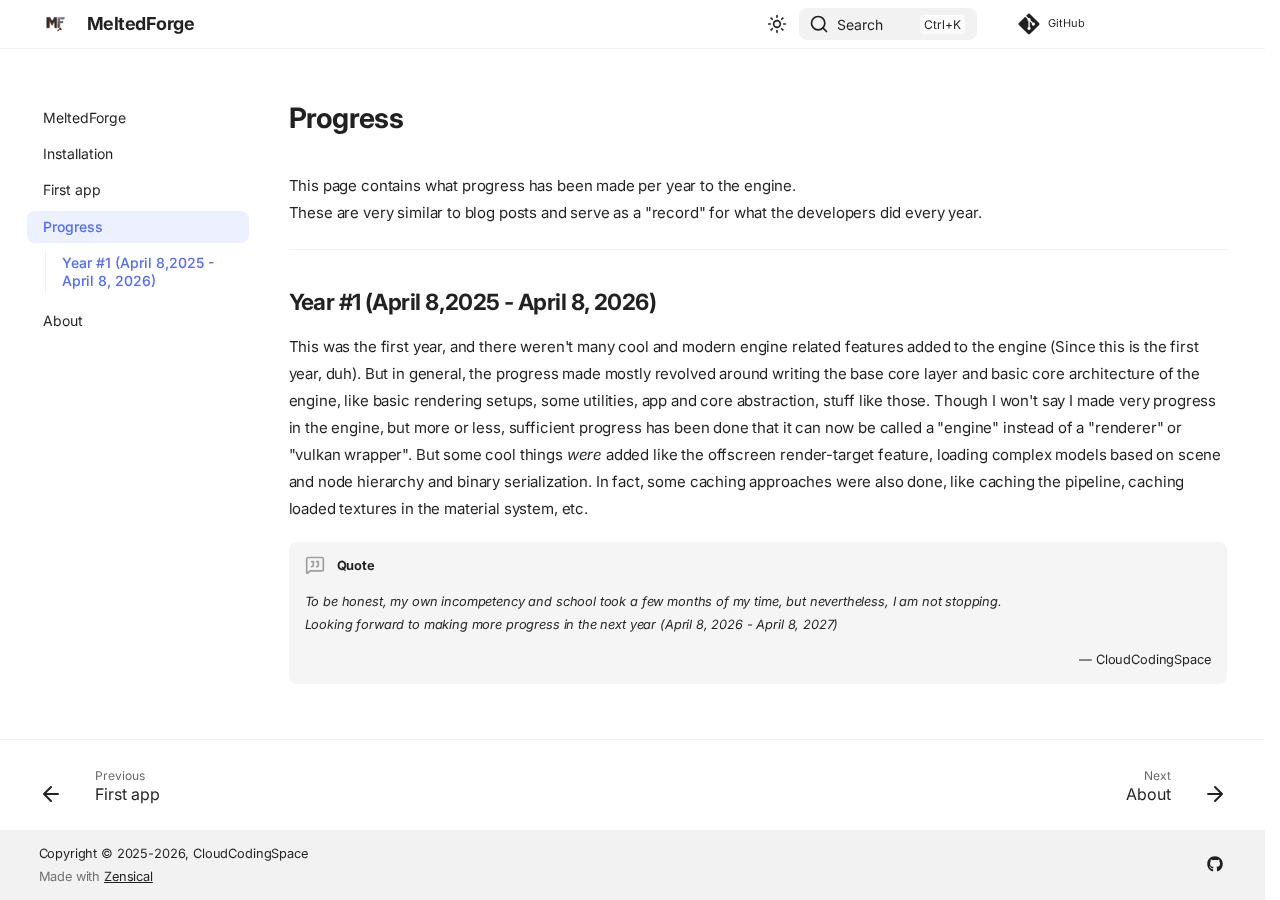
<file: progress/index.html>
<!doctype html>
<html lang="en" class="no-js">
  <head>
    
      <meta charset="utf-8">
      <meta name="viewport" content="width=device-width,initial-scale=1">
      
        <meta name="description" content="MeltedForge Documentation Site">
      
      
        <meta name="author" content="Sascha Willems">
      
      
        <link rel="canonical" href="https://cloudcodingspace.github.io/MFDocs/progress/">
      
      
        <link rel="prev" href="../first-app/">
      
      
        <link rel="next" href="../about/">
      
      
        
      
      
      <link rel="icon" href="../assets/icon.ico">
      <meta name="generator" content="zensical-0.0.33">
    
    
      
        <title>Progress - MeltedForge</title>
      
    
    
      
        
      
      <link rel="stylesheet" href="../assets/stylesheets/modern/main.53a7feaf.min.css">
      
        
          
        
        <link rel="stylesheet" href="../assets/stylesheets/modern/palette.dfe2e883.min.css">
      
      


    
    
      
    
    
      
        
        
        <link rel="preconnect" href="https://fonts.gstatic.com" crossorigin>
        <link rel="stylesheet" href="https://fonts.googleapis.com/css?family=Inter:300,300i,400,400i,500,500i,700,700i%7CJetBrains+Mono:400,400i,700,700i&amp;display=fallback">
        <style>:root{--md-text-font:"Inter";--md-code-font:"JetBrains Mono"}</style>
      
    
    
    <script>__md_scope=new URL("..",location),__md_hash=e=>[...e].reduce(((e,t)=>(e<<5)-e+t.charCodeAt(0)),0),__md_get=(e,t=localStorage,a=__md_scope)=>JSON.parse(t.getItem(a.pathname+"."+e)),__md_set=(e,t,a=localStorage,_=__md_scope)=>{try{a.setItem(_.pathname+"."+e,JSON.stringify(t))}catch(e){}},document.documentElement.setAttribute("data-platform",navigator.platform)</script>
    
      

    
    
  </head>
  
  
    
    
      
    
    
    
    
    <body dir="ltr" data-md-color-scheme="default" data-md-color-primary="indigo" data-md-color-accent="indigo">
  
    
    <input class="md-toggle" data-md-toggle="drawer" type="checkbox" id="__drawer" autocomplete="off">
    <input class="md-toggle" data-md-toggle="search" type="checkbox" id="__search" autocomplete="off">
    <label class="md-overlay" for="__drawer" aria-label="Navigation"></label>
    <div data-md-component="skip">
      
        
        <a href="#progress" class="md-skip">
          Skip to content
        </a>
      
    </div>
    <div data-md-component="announce">
      
    </div>
    
    
      

  

<header class="md-header md-header--shadow" data-md-component="header">
  <nav class="md-header__inner md-grid" aria-label="Header">
    <a href="./.." title="MeltedForge" class="md-header__button md-logo" aria-label="MeltedForge" data-md-component="logo">
      
  <img src="../assets/icon.png" alt="MeltedForge">

    </a>
    <label class="md-header__button md-icon" for="__drawer" aria-label="Navigation">
      
      <svg xmlns="http://www.w3.org/2000/svg" fill="none" stroke="currentColor" stroke-linecap="round" stroke-linejoin="round" stroke-width="2" class="lucide lucide-menu" viewBox="0 0 24 24"><path d="M4 5h16M4 12h16M4 19h16"/></svg>
    </label>
    <div class="md-header__title" data-md-component="header-title">
      <div class="md-header__ellipsis">
        <div class="md-header__topic">
          <span class="md-ellipsis">
            MeltedForge
          </span>
        </div>
        <div class="md-header__topic" data-md-component="header-topic">
          <span class="md-ellipsis">
            
              Progress
            
          </span>
        </div>
      </div>
    </div>
    
      
        <form class="md-header__option" data-md-component="palette">
  
    
    
    
    <input class="md-option" data-md-color-media="(prefers-color-scheme: light)" data-md-color-scheme="default" data-md-color-primary="indigo" data-md-color-accent="indigo"  aria-label="Switch to dark mode"  type="radio" name="__palette" id="__palette_0">
    
      <label class="md-header__button md-icon" title="Switch to dark mode" for="__palette_1" hidden>
        <svg xmlns="http://www.w3.org/2000/svg" fill="none" stroke="currentColor" stroke-linecap="round" stroke-linejoin="round" stroke-width="2" class="lucide lucide-sun" viewBox="0 0 24 24"><circle cx="12" cy="12" r="4"/><path d="M12 2v2M12 20v2M4.93 4.93l1.41 1.41M17.66 17.66l1.41 1.41M2 12h2M20 12h2M6.34 17.66l-1.41 1.41M19.07 4.93l-1.41 1.41"/></svg>
      </label>
    
  
    
    
    
    <input class="md-option" data-md-color-media="(prefers-color-scheme: dark)" data-md-color-scheme="slate" data-md-color-primary="indigo" data-md-color-accent="indigo"  aria-label="Switch to light mode"  type="radio" name="__palette" id="__palette_1">
    
      <label class="md-header__button md-icon" title="Switch to light mode" for="__palette_0" hidden>
        <svg xmlns="http://www.w3.org/2000/svg" fill="none" stroke="currentColor" stroke-linecap="round" stroke-linejoin="round" stroke-width="2" class="lucide lucide-moon" viewBox="0 0 24 24"><path d="M20.985 12.486a9 9 0 1 1-9.473-9.472c.405-.022.617.46.402.803a6 6 0 0 0 8.268 8.268c.344-.215.825-.004.803.401"/></svg>
      </label>
    
  
</form>
      
    
    
      <script>var palette=__md_get("__palette");if(palette&&palette.color){if("(prefers-color-scheme)"===palette.color.media){var media=matchMedia("(prefers-color-scheme: light)"),input=document.querySelector(media.matches?"[data-md-color-media='(prefers-color-scheme: light)']":"[data-md-color-media='(prefers-color-scheme: dark)']");palette.color.media=input.getAttribute("data-md-color-media"),palette.color.scheme=input.getAttribute("data-md-color-scheme"),palette.color.primary=input.getAttribute("data-md-color-primary"),palette.color.accent=input.getAttribute("data-md-color-accent")}for(var[key,value]of Object.entries(palette.color))document.body.setAttribute("data-md-color-"+key,value)}</script>
    
    
    
      
      
        <label class="md-header__button md-icon" for="__search" aria-label="Search">
          
          <svg xmlns="http://www.w3.org/2000/svg" fill="none" stroke="currentColor" stroke-linecap="round" stroke-linejoin="round" stroke-width="2" class="lucide lucide-search" viewBox="0 0 24 24"><path d="m21 21-4.34-4.34"/><circle cx="11" cy="11" r="8"/></svg>
        </label>
        <div class="md-search" data-md-component="search" role="dialog" aria-label="Search">
  <button type="button" class="md-search__button">
    Search
  </button>
</div>
      
    
    <div class="md-header__source">
      
        <a href="https://github.com/CloudCodingSpace/MeltedForge" title="Go to repository" class="md-source" data-md-component="source">
  <div class="md-source__icon md-icon">
    
    <svg xmlns="http://www.w3.org/2000/svg" viewBox="0 0 448 512"><!--! Font Awesome Free 7.2.0 by @fontawesome - https://fontawesome.com License - https://fontawesome.com/license/free (Icons: CC BY 4.0, Fonts: SIL OFL 1.1, Code: MIT License) Copyright 2026 Fonticons, Inc.--><path fill="currentColor" d="M439.6 236.1 244 40.5c-5.4-5.5-12.8-8.5-20.4-8.5s-15 3-20.4 8.4L162.5 81l51.5 51.5c27.1-9.1 52.7 16.8 43.4 43.7l49.7 49.7c34.2-11.8 61.2 31 35.5 56.7-26.5 26.5-70.2-2.9-56-37.3L240.3 199v121.9c25.3 12.5 22.3 41.8 9.1 55-6.4 6.4-15.2 10.1-24.3 10.1s-17.8-3.6-24.3-10.1c-17.6-17.6-11.1-46.9 11.2-56v-123c-20.8-8.5-24.6-30.7-18.6-45L142.6 101 8.5 235.1C3 240.6 0 247.9 0 255.5s3 15 8.5 20.4l195.6 195.7c5.4 5.4 12.7 8.4 20.4 8.4s15-3 20.4-8.4l194.7-194.7c5.4-5.4 8.4-12.8 8.4-20.4s-3-15-8.4-20.4"/></svg>
  </div>
  <div class="md-source__repository">
    GitHub
  </div>
</a>
      
    </div>
  </nav>
  
</header>
    
    <div class="md-container" data-md-component="container">
      
      
        
          
        
      
      <main class="md-main" data-md-component="main">
        <div class="md-main__inner md-grid">
          
            
              
              <div class="md-sidebar md-sidebar--primary" data-md-component="sidebar" data-md-type="navigation" >
                <div class="md-sidebar__scrollwrap">
                  <div class="md-sidebar__inner">
                    



  

<nav class="md-nav md-nav--primary md-nav--integrated" aria-label="Navigation" data-md-level="0">
  <label class="md-nav__title" for="__drawer">
    <a href="./.." title="MeltedForge" class="md-nav__button md-logo" aria-label="MeltedForge" data-md-component="logo">
      
  <img src="../assets/icon.png" alt="MeltedForge">

    </a>
    MeltedForge
  </label>
  
    <div class="md-nav__source">
      <a href="https://github.com/CloudCodingSpace/MeltedForge" title="Go to repository" class="md-source" data-md-component="source">
  <div class="md-source__icon md-icon">
    
    <svg xmlns="http://www.w3.org/2000/svg" viewBox="0 0 448 512"><!--! Font Awesome Free 7.2.0 by @fontawesome - https://fontawesome.com License - https://fontawesome.com/license/free (Icons: CC BY 4.0, Fonts: SIL OFL 1.1, Code: MIT License) Copyright 2026 Fonticons, Inc.--><path fill="currentColor" d="M439.6 236.1 244 40.5c-5.4-5.5-12.8-8.5-20.4-8.5s-15 3-20.4 8.4L162.5 81l51.5 51.5c27.1-9.1 52.7 16.8 43.4 43.7l49.7 49.7c34.2-11.8 61.2 31 35.5 56.7-26.5 26.5-70.2-2.9-56-37.3L240.3 199v121.9c25.3 12.5 22.3 41.8 9.1 55-6.4 6.4-15.2 10.1-24.3 10.1s-17.8-3.6-24.3-10.1c-17.6-17.6-11.1-46.9 11.2-56v-123c-20.8-8.5-24.6-30.7-18.6-45L142.6 101 8.5 235.1C3 240.6 0 247.9 0 255.5s3 15 8.5 20.4l195.6 195.7c5.4 5.4 12.7 8.4 20.4 8.4s15-3 20.4-8.4l194.7-194.7c5.4-5.4 8.4-12.8 8.4-20.4s-3-15-8.4-20.4"/></svg>
  </div>
  <div class="md-source__repository">
    GitHub
  </div>
</a>
    </div>
  
  <ul class="md-nav__list" data-md-scrollfix>
    
      
      
  
  
  
  
    <li class="md-nav__item">
      <a href="./.." class="md-nav__link">
        
  
  
  <span class="md-ellipsis">
    
  
    MeltedForge
  

    
  </span>
  
  

      </a>
    </li>
  

    
      
      
  
  
  
  
    <li class="md-nav__item">
      <a href="../installation/" class="md-nav__link">
        
  
  
  <span class="md-ellipsis">
    
  
    Installation
  

    
  </span>
  
  

      </a>
    </li>
  

    
      
      
  
  
  
  
    <li class="md-nav__item">
      <a href="../first-app/" class="md-nav__link">
        
  
  
  <span class="md-ellipsis">
    
  
    First app
  

    
  </span>
  
  

      </a>
    </li>
  

    
      
      
  
  
    
  
  
  
    <li class="md-nav__item md-nav__item--active">
      
      
      
      
        
      
      
        <label class="md-nav__link md-nav__link--active" for="__toc">
          
  
  
  <span class="md-ellipsis">
    
  
    Progress
  

    
  </span>
  
  

          <span class="md-nav__icon md-icon"></span>
        </label>
      
      <a href="././" class="md-nav__link md-nav__link--active">
        
  
  
  <span class="md-ellipsis">
    
  
    Progress
  

    
  </span>
  
  

      </a>
      
        


<nav class="md-nav md-nav--secondary" aria-label="On this page">
  
  
  
    
  
  
    <label class="md-nav__title" for="__toc">
      <span class="md-nav__icon md-icon"></span>
      On this page
    </label>
    <ul class="md-nav__list" data-md-component="toc" data-md-scrollfix>
      
        <li class="md-nav__item">
  <a href="#year-1-april-82025-april-8-2026" class="md-nav__link">
    <span class="md-ellipsis">
      
        Year #1 (April 8,2025 - April 8, 2026)
      
    </span>
  </a>
  
</li>
      
    </ul>
  
</nav>
      
    </li>
  

    
      
      
  
  
  
  
    <li class="md-nav__item">
      <a href="../about/" class="md-nav__link">
        
  
  
  <span class="md-ellipsis">
    
  
    About
  

    
  </span>
  
  

      </a>
    </li>
  

    
  </ul>
</nav>
                  </div>
                </div>
              </div>
            
            
          
          
            <div class="md-content" data-md-component="content">
              
                



  


              
              <article class="md-content__inner md-typeset">
                
                  
  
  


<h1 id="progress">Progress</h1>
<p>This page contains what progress has been made per year to the engine.<br />
These are very similar to blog posts and serve as a "record" for what the developers did every year.</p>
<hr />
<h2 id="year-1-april-82025-april-8-2026">Year #1 (April 8,2025 - April 8, 2026)</h2>
<p>This was the first year, and there weren't many cool and modern engine related features added to the engine
(Since this is the first year, duh). But in general, the progress made mostly revolved around writing the base
core layer and basic core architecture of the engine, like basic rendering setups, some utilities,
app and core abstraction, stuff like those. Though I won't say I made very progress in the engine, but more or less,
sufficient progress has been done that it can now be called a "engine" instead of a "renderer" or "vulkan wrapper".
But some cool things <em>were</em> added like the offscreen render-target feature, loading complex models based on scene and node hierarchy and
binary serialization. In fact, some caching approaches were also done, like caching the pipeline, caching loaded textures in the material system, etc. </p>
<div class="admonition quote">
<p class="admonition-title">Quote</p>
<p><em>To be honest, my own incompetency and school took a few months of my time, but nevertheless, I am not stopping.</em> <br />
<em>Looking forward to making more progress in the next year (April 8, 2026 - April 8, 2027)</em>
<p align="right">— CloudCodingSpace</p></p>
</div>














                
              </article>
            </div>
          
          
  <script>var tabs=__md_get("__tabs");if(Array.isArray(tabs))e:for(var set of document.querySelectorAll(".tabbed-set")){var labels=set.querySelector(".tabbed-labels");for(var tab of tabs)for(var label of labels.getElementsByTagName("label"))if(label.innerText.trim()===tab){var input=document.getElementById(label.htmlFor);input.checked=!0;continue e}}</script>

<script>var target=document.getElementById(location.hash.slice(1));target&&target.name&&(target.checked=target.name.startsWith("__tabbed_"))</script>
        </div>
        
          <button type="button" class="md-top md-icon" data-md-component="top" hidden>
  
  <svg xmlns="http://www.w3.org/2000/svg" fill="none" stroke="currentColor" stroke-linecap="round" stroke-linejoin="round" stroke-width="2" class="lucide lucide-circle-arrow-up" viewBox="0 0 24 24"><circle cx="12" cy="12" r="10"/><path d="m16 12-4-4-4 4M12 16V8"/></svg>
  Back to top
</button>
        
      </main>
      
        <footer class="md-footer">
  
    
      
      <nav class="md-footer__inner md-grid" aria-label="Footer" >
        
          
          <a href="../first-app/" class="md-footer__link md-footer__link--prev" aria-label="Previous: First app">
            <div class="md-footer__button md-icon">
              
              <svg xmlns="http://www.w3.org/2000/svg" fill="none" stroke="currentColor" stroke-linecap="round" stroke-linejoin="round" stroke-width="2" class="lucide lucide-arrow-left" viewBox="0 0 24 24"><path d="m12 19-7-7 7-7M19 12H5"/></svg>
            </div>
            <div class="md-footer__title">
              <span class="md-footer__direction">
                Previous
              </span>
              <div class="md-ellipsis">
                First app
              </div>
            </div>
          </a>
        
        
          
          <a href="../about/" class="md-footer__link md-footer__link--next" aria-label="Next: About">
            <div class="md-footer__title">
              <span class="md-footer__direction">
                Next
              </span>
              <div class="md-ellipsis">
                About
              </div>
            </div>
            <div class="md-footer__button md-icon">
              
              <svg xmlns="http://www.w3.org/2000/svg" fill="none" stroke="currentColor" stroke-linecap="round" stroke-linejoin="round" stroke-width="2" class="lucide lucide-arrow-right" viewBox="0 0 24 24"><path d="M5 12h14M12 5l7 7-7 7"/></svg>
            </div>
          </a>
        
      </nav>
    
  
  <div class="md-footer-meta md-typeset">
    <div class="md-footer-meta__inner md-grid">
      <div class="md-copyright">
  
    <div class="md-copyright__highlight">
      Copyright &copy; 2025-2026, CloudCodingSpace

    </div>
  
  
    Made with
    <a href="https://zensical.org/" target="_blank" rel="noopener">
      Zensical
    </a>
  
</div>
      
        
<div class="md-social">
  
    
    
    
    
      
      
    
    <a href="https://github.com/CloudCodingSpace/" target="_blank" rel="noopener" title="github.com" class="md-social__link">
      <svg xmlns="http://www.w3.org/2000/svg" viewBox="0 0 512 512"><!--! Font Awesome Free 7.2.0 by @fontawesome - https://fontawesome.com License - https://fontawesome.com/license/free (Icons: CC BY 4.0, Fonts: SIL OFL 1.1, Code: MIT License) Copyright 2026 Fonticons, Inc.--><path fill="currentColor" d="M173.9 397.4c0 2-2.3 3.6-5.2 3.6-3.3.3-5.6-1.3-5.6-3.6 0-2 2.3-3.6 5.2-3.6 3-.3 5.6 1.3 5.6 3.6m-31.1-4.5c-.7 2 1.3 4.3 4.3 4.9 2.6 1 5.6 0 6.2-2s-1.3-4.3-4.3-5.2c-2.6-.7-5.5.3-6.2 2.3m44.2-1.7c-2.9.7-4.9 2.6-4.6 4.9.3 2 2.9 3.3 5.9 2.6 2.9-.7 4.9-2.6 4.6-4.6-.3-1.9-3-3.2-5.9-2.9M252.8 8C114.1 8 8 113.3 8 252c0 110.9 69.8 205.8 169.5 239.2 12.8 2.3 17.3-5.6 17.3-12.1 0-6.2-.3-40.4-.3-61.4 0 0-70 15-84.7-29.8 0 0-11.4-29.1-27.8-36.6 0 0-22.9-15.7 1.6-15.4 0 0 24.9 2 38.6 25.8 21.9 38.6 58.6 27.5 72.9 20.9 2.3-16 8.8-27.1 16-33.7-55.9-6.2-112.3-14.3-112.3-110.5 0-27.5 7.6-41.3 23.6-58.9-2.6-6.5-11.1-33.3 2.6-67.9 20.9-6.5 69 27 69 27 20-5.6 41.5-8.5 62.8-8.5s42.8 2.9 62.8 8.5c0 0 48.1-33.6 69-27 13.7 34.7 5.2 61.4 2.6 67.9 16 17.7 25.8 31.5 25.8 58.9 0 96.5-58.9 104.2-114.8 110.5 9.2 7.9 17 22.9 17 46.4 0 33.7-.3 75.4-.3 83.6 0 6.5 4.6 14.4 17.3 12.1C436.2 457.8 504 362.9 504 252 504 113.3 391.5 8 252.8 8M105.2 352.9c-1.3 1-1 3.3.7 5.2 1.6 1.6 3.9 2.3 5.2 1 1.3-1 1-3.3-.7-5.2-1.6-1.6-3.9-2.3-5.2-1m-10.8-8.1c-.7 1.3.3 2.9 2.3 3.9 1.6 1 3.6.7 4.3-.7.7-1.3-.3-2.9-2.3-3.9-2-.6-3.6-.3-4.3.7m32.4 35.6c-1.6 1.3-1 4.3 1.3 6.2 2.3 2.3 5.2 2.6 6.5 1 1.3-1.3.7-4.3-1.3-6.2-2.2-2.3-5.2-2.6-6.5-1m-11.4-14.7c-1.6 1-1.6 3.6 0 5.9s4.3 3.3 5.6 2.3c1.6-1.3 1.6-3.9 0-6.2-1.4-2.3-4-3.3-5.6-2"/></svg>
    </a>
  
</div>
      
    </div>
  </div>
</footer>
      
    </div>
    <div class="md-dialog" data-md-component="dialog">
      <div class="md-dialog__inner md-typeset"></div>
    </div>
    
    
    
      
      
      <script id="__config" type="application/json">{"annotate":null,"base":"..","features":["announce.dismiss","content.code.annotate","content.code.copy","content.code.select","content.footnote.tooltips","content.tabs.link","content.tooltips","navigation.footer","navigation.indexes","navigation.instant","navigation.instant.prefetch","navigation.path","navigation.sections","navigation.top","navigation.tracking","search.highlight","toc.integrate"],"search":"../assets/javascripts/workers/search.e2d2d235.min.js","tags":null,"translations":{"clipboard.copied":"Copied to clipboard","clipboard.copy":"Copy to clipboard","search.result.more.one":"1 more on this page","search.result.more.other":"# more on this page","search.result.none":"No matching documents","search.result.one":"1 matching document","search.result.other":"# matching documents","search.result.placeholder":"Type to start searching","search.result.term.missing":"Missing","select.version":"Select version"},"version":null}</script>
    
    
      <script src="../assets/javascripts/bundle.63456bd9.min.js"></script>
      
    
  </body>
</html>
</file>
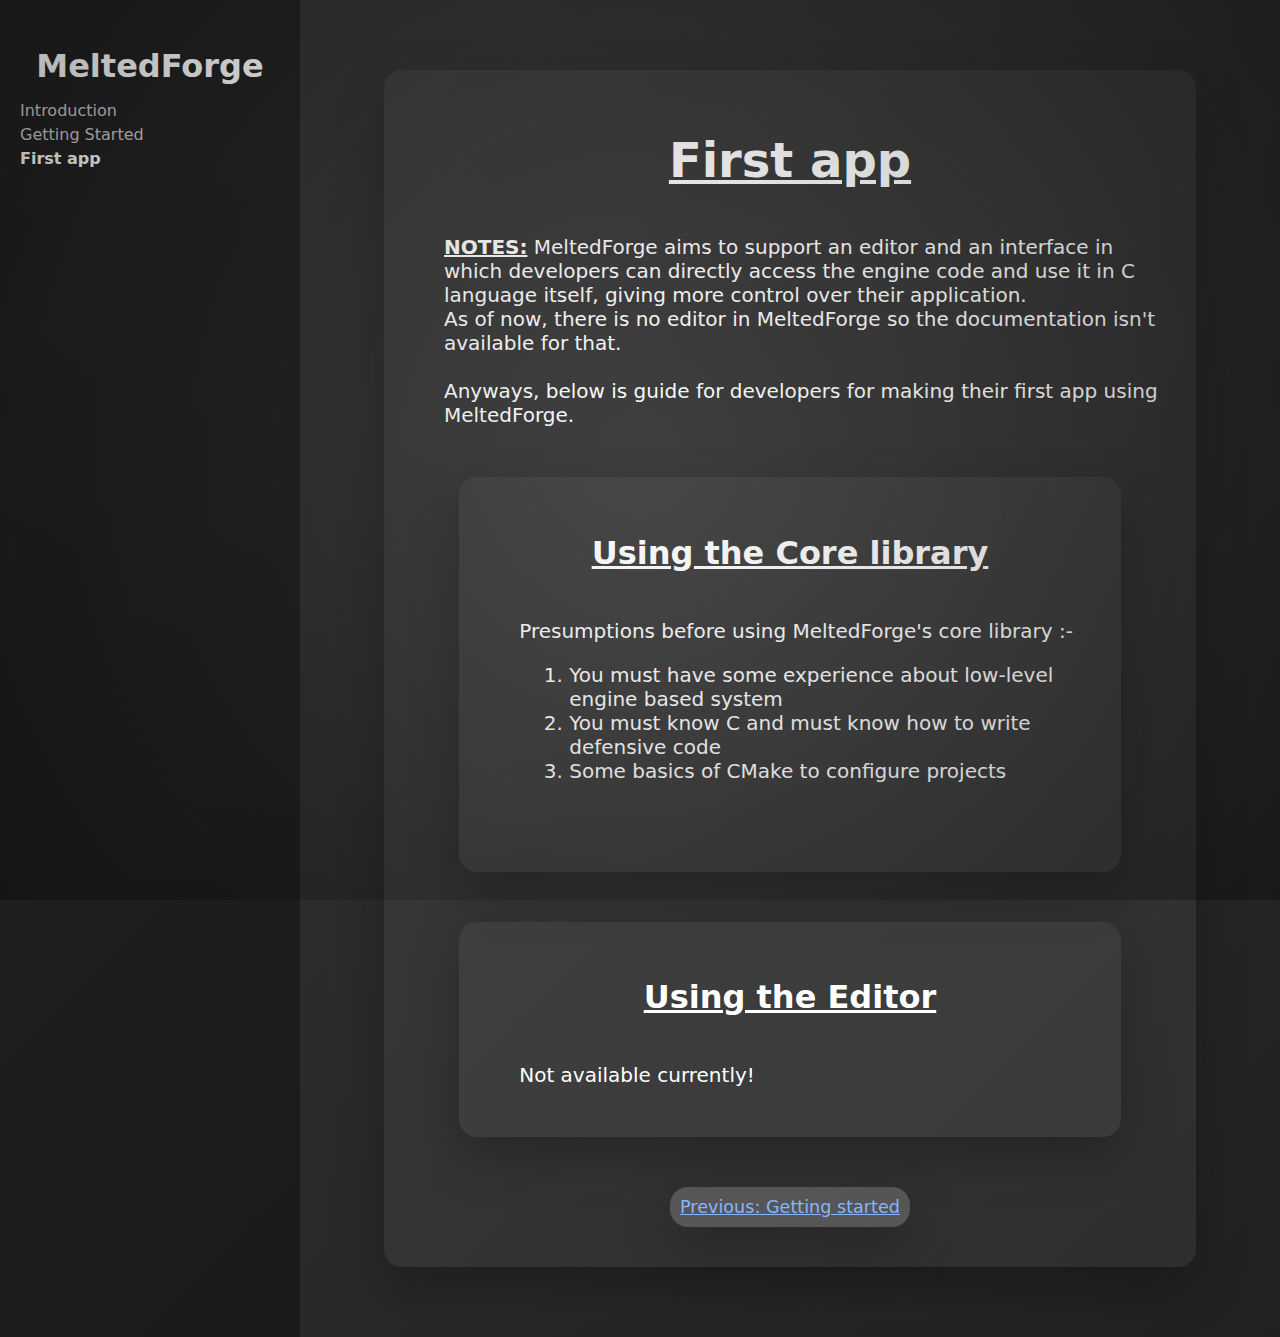
<file: first-app.html>
<!DOCTYPE html>
<html lang="en">
<head>
    <meta charset="UTF-8">
    <meta name="viewport" content="width=device-width, initial-scale=1.0">
    <title>MeltedForge Documentation: First app</title>

    <link rel="stylesheet" href="style.css">
    <link rel="icon" href="assets/icon.png" type="image/png">
</head>
<body>
    <div class="layout">
        <aside class="sidebar">
            <h2>MeltedForge</h2>
            <nav>
                <ul>
                    <li><a href="index.html">Introduction</a></li>
                    <li><a href="getting-started.html">Getting Started</a></li>
                    <li><a href="first-app.html">First app</a></li>
                </ul>
            </nav>
        </aside>

        <main class="content">
            <div class="divs">
                <h1><u>First app</u></h1>
                <br>
                <p>
                    <u><b>NOTES:</b></u> MeltedForge aims to support an editor and an interface in which developers can directly access the engine code 
                    and use it in C language itself, giving more control over their application. <br>
                    As of now, there is no editor in MeltedForge so the documentation isn't available for that. <br><br>
                    Anyways, below is guide for developers for making their first app using MeltedForge.
                </p>
                <div class="divs">
                    <h2><u>Using the Core library</u></h2>
                    <br>
                    <p>
                        Presumptions before using MeltedForge's core library :-
                    </p>
                    <ol>
                        <li>You must have some experience about low-level engine based system</li>
                        <li>You must know C and must know how to write defensive code</li>
                        <li>Some basics of CMake to configure projects</li>
                    </ol>
                    <br>
                    <p>
                    </p>
                </div>
                <div class="divs">
                    <h2><u>Using the Editor</u></h2>
                    <br>
                    <p>
                        Not available currently!
                    </p>
                </div>

                <div class="nav-buttons">
                    <a href="getting-started.html">Previous: Getting started</a>
                </div>
            </div>
        </main>
    </div>
    
    <script src="sidebar.js"></script>
</body>
</html>
</file>
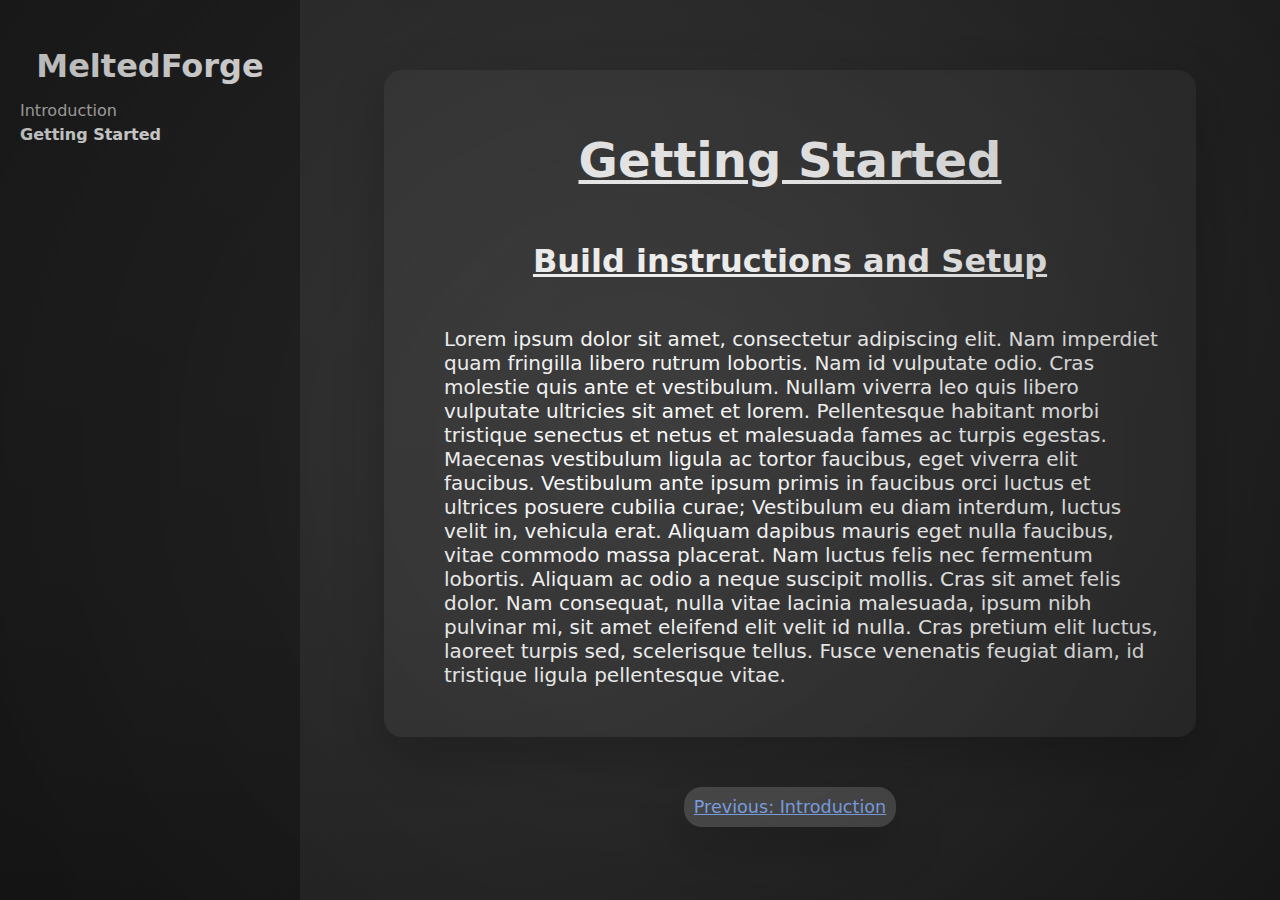
<file: getting-started.html>
<!DOCTYPE html>
<html lang="en">
<head>
    <meta charset="UTF-8">
    <meta name="viewport" content="width=device-width, initial-scale=1.0">
    <title>MeltedForge Documentation: Getting started</title>

    <link rel="stylesheet" href="style.css">
    <link rel="icon" href="assets/icon.png" type="image/png">
</head>
<body>
    <div class="layout">
        <aside class="sidebar">
            <h2>MeltedForge</h2>
            <nav>
                <ul>
                    <li><a href="index.html">Introduction</a></li>
                    <li><a href="getting-started.html">Getting Started</a></li>
                </ul>
            </nav>
        </aside>

        <main class="content">
            <div class="divs">
                <h1><u>Getting Started</u></h1>
                <br>
                <h2><u>Build instructions and Setup</u></h2>
                <br>
                <p>
                    Lorem ipsum dolor sit amet, consectetur adipiscing elit. Nam imperdiet quam fringilla libero rutrum lobortis. Nam id vulputate odio. Cras molestie quis ante et vestibulum. Nullam viverra leo quis libero vulputate ultricies sit amet et lorem. Pellentesque habitant morbi tristique senectus et netus et malesuada fames ac turpis egestas. Maecenas vestibulum ligula ac tortor faucibus, eget viverra elit faucibus. Vestibulum ante ipsum primis in faucibus orci luctus et ultrices posuere cubilia curae; Vestibulum eu diam interdum, luctus velit in, vehicula erat. Aliquam dapibus mauris eget nulla faucibus, vitae commodo massa placerat. Nam luctus felis nec fermentum lobortis. Aliquam ac odio a neque suscipit mollis. Cras sit amet felis dolor. Nam consequat, nulla vitae lacinia malesuada, ipsum nibh pulvinar mi, sit amet eleifend elit velit id nulla. Cras pretium elit luctus, laoreet turpis sed, scelerisque tellus. Fusce venenatis feugiat diam, id tristique ligula pellentesque vitae.
                </p>
            </div>
            <div class="nav-buttons">
                <a href="index.html">Previous: Introduction</a>
            </div>
        </main>
    </div>

    <script src="sidebar.js"></script>
</body>
</html>
</file>
<file: style.css>
html, body {
  margin: 0;
  min-height: 100%;
}

body {
    display: flex;
    flex-direction: column;
    /* align-items: center; */
    background: linear-gradient(135deg, rgb(54, 54, 54), rgb(33, 33, 33));
    color: rgb(255, 255, 255);
    margin: 0;
    min-height: 100vh;
    font-family: system-ui, sans-serif;
}

body::before {
    content: "";
    position: fixed;
    inset: 0;
    background: radial-gradient(circle at center, rgba(255,255,255,0.04), rgba(0,0,0,0.3));
    pointer-events: none;
}

.divs {
    width: 80%;
    padding: 30px;
    background: rgba(108, 108, 108, 0.18);
    border-radius: 18px;
    box-shadow: 0 20px 50px rgba(0,0,0,0.25);
    margin: 50px auto;
}

.nav-buttons {
    display: flex;
    flex-direction: row;
    width:fit-content;
    min-width: 100px;
    padding: 10px;
    background: rgba(255, 255, 255, 0.18);
    border-radius: 18px;
    box-shadow: 0 20px 50px rgba(0,0,0,0.25);
    margin: 10px auto;
    text-align: center;
    font-size: 1.1rem;
    font-weight: 500;
}

.nav-buttons:hover {
    transform: translateY(-2px);
    transition: transform 0.30s ease;
}

.layout {
    display: flex;
    min-height: 100vh;
}

.sidebar {
    width: 260px;
    padding: 20px;
    background: rgba(0,0,0,0.35);
}

.sidebar ul {
    list-style: none;
    padding: 0;
}

.sidebar li {
    margin: 5px 0;
}

.sidebar a {
    color: #ccc;
    text-decoration: none;
}

.sidebar a:hover {
    color: #fff;
}

.sidebar a.active {
    font-weight: 700;
    color: #fff;
}

.content {
    flex: 1;
    padding: 20px;
}

p {
    padding-left: 30px;
    text-align: left;
    font-size: 1.25rem;
}

a {
    color: #8ab4ff;
}

a:hover {
    transform: translateY(-2px);
    transition: transform 0.30s ease;
}

ol {
    padding-left: 80px;
    text-align: left;
    font-size: 1.25rem;
}

code {
    width:fit-content;
    border-radius: 15px;
    padding:25px;
    padding-left: 10px;
    text-align: left;
    font-size: 0.9rem;
    background:#00000067;
}

.codeblock {
    background-color: #2f3136;
    color: #fff;
    padding: 15px;
    border-radius: 12px;
    font-family: 'Fira Code', 'Courier New', monospace;
    font-size: 0.9rem;
    overflow-x: auto;
    white-space: pre-wrap;
    margin-left: 30px;
    box-shadow: inset 0 0 5px rgba(0,0,0,0.5);
}

.codeblock code {
    background: none;
    padding: 0;
    border-radius: 0;
    font-size: 1rem;
}

h1 {
    font-size: 3rem;
    margin-bottom: 0.5rem;
    text-align: center;
}

h2 {
    font-size: 2rem;
    margin-bottom: 0.5rem;
    text-align: center;
}

h3 {
    font-size: 1.5rem;
    margin-bottom: 0.5rem;
    text-align: center;
}
</file>
<file: assets/stylesheets/main.484c7ddc.min.css>
@charset "UTF-8";html{-webkit-text-size-adjust:none;-moz-text-size-adjust:none;text-size-adjust:none;box-sizing:border-box}*,:after,:before{box-sizing:inherit}@media (prefers-reduced-motion){*,:after,:before{transition:none!important}}body{margin:0}a,button,input,label{-webkit-tap-highlight-color:transparent}a{color:inherit;text-decoration:none}hr{border:0;box-sizing:initial;display:block;height:.05rem;overflow:visible;padding:0}small{font-size:80%}sub,sup{line-height:1em}img{border-style:none}table{border-collapse:initial;border-spacing:0}td,th{font-weight:400;vertical-align:top}button{background:#0000;border:0;font-family:inherit;font-size:inherit;margin:0;padding:0}input{border:0;outline:none}:root{--md-primary-fg-color:#4051b5;--md-primary-fg-color--light:#5d6cc0;--md-primary-fg-color--dark:#303fa1;--md-primary-bg-color:#fff;--md-primary-bg-color--light:#ffffffb3;--md-accent-fg-color:#526cfe;--md-accent-fg-color--transparent:#526cfe1a;--md-accent-bg-color:#fff;--md-accent-bg-color--light:#ffffffb3}[data-md-color-scheme=default]{color-scheme:light}[data-md-color-scheme=default] img[src$="#gh-dark-mode-only"],[data-md-color-scheme=default] img[src$="#only-dark"]{display:none}:root,[data-md-color-scheme=default]{--md-hue:225deg;--md-default-fg-color:#000000de;--md-default-fg-color--light:#0000008a;--md-default-fg-color--lighter:#00000052;--md-default-fg-color--lightest:#00000012;--md-default-bg-color:#fff;--md-default-bg-color--light:#ffffffb3;--md-default-bg-color--lighter:#ffffff4d;--md-default-bg-color--lightest:#ffffff1f;--md-code-fg-color:#36464e;--md-code-bg-color:#f5f5f5;--md-code-bg-color--light:#f5f5f5b3;--md-code-bg-color--lighter:#f5f5f54d;--md-code-hl-color:#4287ff;--md-code-hl-color--light:#4287ff1a;--md-code-hl-number-color:#d52a2a;--md-code-hl-special-color:#db1457;--md-code-hl-function-color:#a846b9;--md-code-hl-constant-color:#6e59d9;--md-code-hl-keyword-color:#3f6ec6;--md-code-hl-string-color:#1c7d4d;--md-code-hl-name-color:var(--md-code-fg-color);--md-code-hl-operator-color:var(--md-default-fg-color--light);--md-code-hl-punctuation-color:var(--md-default-fg-color--light);--md-code-hl-comment-color:var(--md-default-fg-color--light);--md-code-hl-generic-color:var(--md-default-fg-color--light);--md-code-hl-variable-color:var(--md-default-fg-color--light);--md-typeset-color:var(--md-default-fg-color);--md-typeset-a-color:var(--md-primary-fg-color);--md-typeset-del-color:#f5503d26;--md-typeset-ins-color:#0bd57026;--md-typeset-kbd-color:#fafafa;--md-typeset-kbd-accent-color:#fff;--md-typeset-kbd-border-color:#b8b8b8;--md-typeset-mark-color:#ffff0080;--md-typeset-table-color:#0000001f;--md-typeset-table-color--light:rgba(0,0,0,.035);--md-admonition-fg-color:var(--md-default-fg-color);--md-admonition-bg-color:var(--md-default-bg-color);--md-warning-fg-color:#000000de;--md-warning-bg-color:#ff9;--md-footer-fg-color:#fff;--md-footer-fg-color--light:#ffffffb3;--md-footer-fg-color--lighter:#ffffff73;--md-footer-bg-color:#000000de;--md-footer-bg-color--dark:#00000052;--md-shadow-z1:0 0.2rem 0.5rem #0000000d,0 0 0.05rem #0000001a;--md-shadow-z2:0 0.2rem 0.5rem #0000001a,0 0 0.05rem #00000040;--md-shadow-z3:0 0.2rem 0.5rem #0003,0 0 0.05rem #00000059}.md-icon svg{fill:currentcolor;display:block;height:1.2rem;width:1.2rem}body{-webkit-font-smoothing:antialiased;-moz-osx-font-smoothing:grayscale;--md-text-font-family:var(--md-text-font,_),-apple-system,BlinkMacSystemFont,Helvetica,Arial,sans-serif;--md-code-font-family:var(--md-code-font,_),SFMono-Regular,Consolas,Menlo,monospace}aside,body,input{font-feature-settings:"kern","liga";color:var(--md-typeset-color);font-family:var(--md-text-font-family)}code,kbd,pre{font-feature-settings:"kern";font-family:var(--md-code-font-family)}:root{--md-typeset-table-sort-icon:url('data:image/svg+xml;charset=utf-8,<svg xmlns="http://www.w3.org/2000/svg" viewBox="0 0 24 24"><path d="m18 21-4-4h3V7h-3l4-4 4 4h-3v10h3M2 19v-2h10v2M2 13v-2h7v2M2 7V5h4v2z"/></svg>');--md-typeset-table-sort-icon--asc:url('data:image/svg+xml;charset=utf-8,<svg xmlns="http://www.w3.org/2000/svg" viewBox="0 0 24 24"><path d="M19 17h3l-4 4-4-4h3V3h2M2 17h10v2H2M6 5v2H2V5m0 6h7v2H2z"/></svg>');--md-typeset-table-sort-icon--desc:url('data:image/svg+xml;charset=utf-8,<svg xmlns="http://www.w3.org/2000/svg" viewBox="0 0 24 24"><path d="M19 7h3l-4-4-4 4h3v14h2M2 17h10v2H2M6 5v2H2V5m0 6h7v2H2z"/></svg>')}.md-typeset{-webkit-print-color-adjust:exact;color-adjust:exact;font-size:.8rem;line-height:1.6;overflow-wrap:break-word}@media print{.md-typeset{font-size:.68rem}}.md-typeset blockquote,.md-typeset dl,.md-typeset figure,.md-typeset ol,.md-typeset pre,.md-typeset ul{margin-bottom:1em;margin-top:1em}.md-typeset h1{color:var(--md-default-fg-color--light);font-size:2em;line-height:1.3;margin:0 0 1.25em}.md-typeset h1,.md-typeset h2{font-weight:300;letter-spacing:-.01em}.md-typeset h2{font-size:1.5625em;line-height:1.4;margin:1.6em 0 .64em}.md-typeset h3{font-size:1.25em;font-weight:400;letter-spacing:-.01em;line-height:1.5;margin:1.6em 0 .8em}.md-typeset h2+h3{margin-top:.8em}.md-typeset h4{font-weight:700;letter-spacing:-.01em;margin:1em 0}.md-typeset h5,.md-typeset h6{color:var(--md-default-fg-color--light);font-size:.8em;font-weight:700;letter-spacing:-.01em;margin:1.25em 0}.md-typeset h5{text-transform:uppercase}.md-typeset h5 code{text-transform:none}.md-typeset hr{border-bottom:.05rem solid var(--md-default-fg-color--lightest);display:flow-root;margin:1.5em 0}.md-typeset a{color:var(--md-typeset-a-color);word-break:break-word}.md-typeset a,.md-typeset a:before{transition:color 125ms}.md-typeset a:focus,.md-typeset a:hover{color:var(--md-accent-fg-color)}.md-typeset a:focus code,.md-typeset a:hover code{background-color:var(--md-accent-fg-color--transparent);color:var(--md-accent-fg-color)}.md-typeset a code{color:var(--md-typeset-a-color)}.md-typeset a.focus-visible{outline-color:var(--md-accent-fg-color);outline-offset:.2rem}.md-typeset code,.md-typeset kbd,.md-typeset pre{color:var(--md-code-fg-color);direction:ltr;font-variant-ligatures:none;transition:background-color 125ms}@media print{.md-typeset code,.md-typeset kbd,.md-typeset pre{white-space:pre-wrap}}.md-typeset code{background-color:var(--md-code-bg-color);border-radius:.1rem;-webkit-box-decoration-break:clone;box-decoration-break:clone;font-size:.85em;padding:0 .2941176471em;transition:color 125ms,background-color 125ms;word-break:break-word}.md-typeset code:not(.focus-visible){-webkit-tap-highlight-color:transparent;outline:none}.md-typeset pre{display:flow-root;line-height:1.4;position:relative}.md-typeset pre>code{-webkit-box-decoration-break:slice;box-decoration-break:slice;box-shadow:none;display:block;margin:0;outline-color:var(--md-accent-fg-color);overflow:auto;padding:.7720588235em 1.1764705882em;scrollbar-color:var(--md-default-fg-color--lighter) #0000;scrollbar-width:thin;touch-action:auto;word-break:normal}.md-typeset pre>code:hover{scrollbar-color:var(--md-accent-fg-color) #0000}.md-typeset pre>code::-webkit-scrollbar{height:.2rem;width:.2rem}.md-typeset pre>code::-webkit-scrollbar-thumb{background-color:var(--md-default-fg-color--lighter)}.md-typeset pre>code::-webkit-scrollbar-thumb:hover{background-color:var(--md-accent-fg-color)}.md-typeset kbd{background-color:var(--md-typeset-kbd-color);border-radius:.1rem;box-shadow:0 .1rem 0 .05rem var(--md-typeset-kbd-border-color),0 .1rem 0 var(--md-typeset-kbd-border-color),0 -.1rem .2rem var(--md-typeset-kbd-accent-color) inset;color:var(--md-default-fg-color);display:inline-block;font-size:.75em;padding:0 .6666666667em;vertical-align:text-top;word-break:break-word}.md-typeset mark{background-color:var(--md-typeset-mark-color);-webkit-box-decoration-break:clone;box-decoration-break:clone;color:inherit;word-break:break-word}.md-typeset abbr{cursor:help;text-decoration:none}.md-typeset [data-preview],.md-typeset abbr{border-bottom:.05rem dotted var(--md-default-fg-color--light)}.md-typeset small{opacity:.75}[dir=ltr] .md-typeset sub,[dir=ltr] .md-typeset sup{margin-left:.078125em}[dir=rtl] .md-typeset sub,[dir=rtl] .md-typeset sup{margin-right:.078125em}[dir=ltr] .md-typeset blockquote{padding-left:.6rem}[dir=rtl] .md-typeset blockquote{padding-right:.6rem}[dir=ltr] .md-typeset blockquote{border-left:.2rem solid var(--md-default-fg-color--lighter)}[dir=rtl] .md-typeset blockquote{border-right:.2rem solid var(--md-default-fg-color--lighter)}.md-typeset blockquote{color:var(--md-default-fg-color--light);margin-left:0;margin-right:0}.md-typeset ul{list-style-type:disc}.md-typeset ul[type]{list-style-type:revert-layer}[dir=ltr] .md-typeset ol,[dir=ltr] .md-typeset ul{margin-left:.625em}[dir=rtl] .md-typeset ol,[dir=rtl] .md-typeset ul{margin-right:.625em}.md-typeset ol,.md-typeset ul{padding:0}.md-typeset ol:not([hidden]),.md-typeset ul:not([hidden]){display:flow-root}.md-typeset ol ol,.md-typeset ul ol{list-style-type:lower-alpha}.md-typeset ol ol ol,.md-typeset ul ol ol{list-style-type:lower-roman}.md-typeset ol ol ol ol,.md-typeset ul ol ol ol{list-style-type:upper-alpha}.md-typeset ol ol ol ol ol,.md-typeset ul ol ol ol ol{list-style-type:upper-roman}.md-typeset ol[type],.md-typeset ul[type]{list-style-type:revert-layer}[dir=ltr] .md-typeset ol li,[dir=ltr] .md-typeset ul li{margin-left:1.25em}[dir=rtl] .md-typeset ol li,[dir=rtl] .md-typeset ul li{margin-right:1.25em}.md-typeset ol li,.md-typeset ul li{margin-bottom:.5em}.md-typeset ol li blockquote,.md-typeset ol li p,.md-typeset ul li blockquote,.md-typeset ul li p{margin:.5em 0}.md-typeset ol li:last-child,.md-typeset ul li:last-child{margin-bottom:0}[dir=ltr] .md-typeset ol li ol,[dir=ltr] .md-typeset ol li ul,[dir=ltr] .md-typeset ul li ol,[dir=ltr] .md-typeset ul li ul{margin-left:.625em}[dir=rtl] .md-typeset ol li ol,[dir=rtl] .md-typeset ol li ul,[dir=rtl] .md-typeset ul li ol,[dir=rtl] .md-typeset ul li ul{margin-right:.625em}.md-typeset ol li ol,.md-typeset ol li ul,.md-typeset ul li ol,.md-typeset ul li ul{margin-bottom:.5em;margin-top:.5em}[dir=ltr] .md-typeset dd{margin-left:1.875em}[dir=rtl] .md-typeset dd{margin-right:1.875em}.md-typeset dd{margin-bottom:1.5em;margin-top:1em}.md-typeset img,.md-typeset svg,.md-typeset video{height:auto;max-width:100%}.md-typeset img[align=left]{margin:1em 1em 1em 0}.md-typeset img[align=right]{margin:1em 0 1em 1em}.md-typeset img[align]:only-child{margin-top:0}.md-typeset figure{display:flow-root;margin:1em auto;max-width:100%;text-align:center;width:fit-content}.md-typeset figure img{display:block;margin:0 auto}.md-typeset figcaption{font-style:italic;margin:1em auto;max-width:24rem}.md-typeset iframe{max-width:100%}.md-typeset table:not([class]){background-color:var(--md-default-bg-color);border:.05rem solid var(--md-typeset-table-color);border-radius:.1rem;display:inline-block;font-size:.64rem;max-width:100%;overflow:auto;touch-action:auto}@media print{.md-typeset table:not([class]){display:table}}.md-typeset table:not([class])+*{margin-top:1.5em}.md-typeset table:not([class]) td>:first-child,.md-typeset table:not([class]) th>:first-child{margin-top:0}.md-typeset table:not([class]) td>:last-child,.md-typeset table:not([class]) th>:last-child{margin-bottom:0}.md-typeset table:not([class]) td:not([align]),.md-typeset table:not([class]) th:not([align]){text-align:left}[dir=rtl] .md-typeset table:not([class]) td:not([align]),[dir=rtl] .md-typeset table:not([class]) th:not([align]){text-align:right}.md-typeset table:not([class]) th{font-weight:700;min-width:5rem;padding:.9375em 1.25em;vertical-align:top}.md-typeset table:not([class]) td{border-top:.05rem solid var(--md-typeset-table-color);padding:.9375em 1.25em;vertical-align:top}.md-typeset table:not([class]) tbody tr{transition:background-color 125ms}.md-typeset table:not([class]) tbody tr:hover{background-color:var(--md-typeset-table-color--light);box-shadow:0 .05rem 0 var(--md-default-bg-color) inset}.md-typeset table:not([class]) a{word-break:normal}.md-typeset table th[role=columnheader]{cursor:pointer}[dir=ltr] .md-typeset table th[role=columnheader]:after{margin-left:.5em}[dir=rtl] .md-typeset table th[role=columnheader]:after{margin-right:.5em}.md-typeset table th[role=columnheader]:after{content:"";display:inline-block;height:1.2em;-webkit-mask-image:var(--md-typeset-table-sort-icon);mask-image:var(--md-typeset-table-sort-icon);-webkit-mask-repeat:no-repeat;mask-repeat:no-repeat;-webkit-mask-size:contain;mask-size:contain;transition:background-color 125ms;vertical-align:text-bottom;width:1.2em}.md-typeset table th[role=columnheader]:hover:after{background-color:var(--md-default-fg-color--lighter)}.md-typeset table th[role=columnheader][aria-sort=ascending]:after{background-color:var(--md-default-fg-color--light);-webkit-mask-image:var(--md-typeset-table-sort-icon--asc);mask-image:var(--md-typeset-table-sort-icon--asc)}.md-typeset table th[role=columnheader][aria-sort=descending]:after{background-color:var(--md-default-fg-color--light);-webkit-mask-image:var(--md-typeset-table-sort-icon--desc);mask-image:var(--md-typeset-table-sort-icon--desc)}.md-typeset__scrollwrap{margin:1em -.8rem;overflow-x:auto;touch-action:auto}.md-typeset__table{display:inline-block;margin-bottom:.5em;padding:0 .8rem}@media print{.md-typeset__table{display:block}}html .md-typeset__table table{display:table;margin:0;overflow:hidden;width:100%}@media screen and (max-width:44.984375em){.md-content__inner>pre{margin:1em -.8rem}.md-content__inner>pre code{border-radius:0}}.md-typeset .md-author{border-radius:100%;display:block;flex-shrink:0;height:1.6rem;overflow:hidden;position:relative;transition:color 125ms,transform 125ms;width:1.6rem}.md-typeset .md-author img{display:block}.md-typeset .md-author--more{background:var(--md-default-fg-color--lightest);color:var(--md-default-fg-color--lighter);font-size:.6rem;font-weight:700;line-height:1.6rem;text-align:center}.md-typeset .md-author--long{height:2.4rem;width:2.4rem}.md-typeset a.md-author{transform:scale(1)}.md-typeset a.md-author img{border-radius:100%;filter:grayscale(100%) opacity(75%);transition:filter 125ms}.md-typeset a.md-author:focus,.md-typeset a.md-author:hover{transform:scale(1.1);z-index:1}.md-typeset a.md-author:focus img,.md-typeset a.md-author:hover img{filter:grayscale(0)}.md-banner{background-color:var(--md-footer-bg-color);color:var(--md-footer-fg-color);overflow:auto}@media print{.md-banner{display:none}}.md-banner--warning{background-color:var(--md-warning-bg-color);color:var(--md-warning-fg-color)}.md-banner__inner{font-size:.7rem;margin:.6rem auto;padding:0 .8rem}[dir=ltr] .md-banner__button{float:right}[dir=rtl] .md-banner__button{float:left}.md-banner__button{color:inherit;cursor:pointer;transition:opacity .25s}.no-js .md-banner__button{display:none}.md-banner__button:hover{opacity:.7}html{font-size:125%;height:100%;overflow-x:hidden}@media screen and (min-width:100em){html{font-size:137.5%}}@media screen and (min-width:125em){html{font-size:150%}}body{background-color:var(--md-default-bg-color);display:flex;flex-direction:column;font-size:.5rem;min-height:100%;position:relative;width:100%}@media print{body{display:block}}@media screen and (max-width:59.984375em){body[data-md-scrolllock]{position:fixed}}.md-grid{margin-left:auto;margin-right:auto;max-width:61rem}.md-container{display:flex;flex-direction:column;flex-grow:1}@media print{.md-container{display:block}}.md-main{flex-grow:1}.md-main__inner{display:flex;height:100%;margin-top:1.5rem}.md-ellipsis{overflow:hidden;text-overflow:ellipsis}.md-toggle{display:none}.md-option{height:0;opacity:0;position:absolute;width:0}.md-option:checked+label:not([hidden]){display:block}.md-option.focus-visible+label{outline-color:var(--md-accent-fg-color);outline-style:auto}.md-skip{background-color:var(--md-default-fg-color);border-radius:.1rem;color:var(--md-default-bg-color);font-size:.64rem;margin:.5rem;opacity:0;outline-color:var(--md-accent-fg-color);padding:.3rem .5rem;position:fixed;transform:translateY(.4rem);z-index:-1}.md-skip:focus{opacity:1;transform:translateY(0);transition:transform .25s cubic-bezier(.4,0,.2,1),opacity 175ms 75ms;z-index:10}@page{margin:25mm}:root{--md-clipboard-icon:url('data:image/svg+xml;charset=utf-8,<svg xmlns="http://www.w3.org/2000/svg" viewBox="0 0 24 24"><path d="M19 21H8V7h11m0-2H8a2 2 0 0 0-2 2v14a2 2 0 0 0 2 2h11a2 2 0 0 0 2-2V7a2 2 0 0 0-2-2m-3-4H4a2 2 0 0 0-2 2v14h2V3h12z"/></svg>')}.md-clipboard{border-radius:.1rem;color:var(--md-default-fg-color--lightest);cursor:pointer;height:1.5em;outline-color:var(--md-accent-fg-color);outline-offset:.1rem;transition:color .25s;width:1.5em;z-index:1}@media print{.md-clipboard{display:none}}.md-clipboard:not(.focus-visible){-webkit-tap-highlight-color:transparent;outline:none}:hover>.md-clipboard{color:var(--md-default-fg-color--light)}.md-clipboard:focus,.md-clipboard:hover{color:var(--md-accent-fg-color)}.md-clipboard:after{background-color:currentcolor;content:"";display:block;height:1.125em;margin:0 auto;-webkit-mask-image:var(--md-clipboard-icon);mask-image:var(--md-clipboard-icon);-webkit-mask-position:center;mask-position:center;-webkit-mask-repeat:no-repeat;mask-repeat:no-repeat;-webkit-mask-size:contain;mask-size:contain;width:1.125em}.md-clipboard--inline{cursor:pointer}.md-clipboard--inline code{transition:color .25s,background-color .25s}.md-clipboard--inline:focus code,.md-clipboard--inline:hover code{background-color:var(--md-accent-fg-color--transparent);color:var(--md-accent-fg-color)}:root{--md-code-select-icon:url('data:image/svg+xml;charset=utf-8,<svg xmlns="http://www.w3.org/2000/svg" viewBox="0 0 24 24"><path d="M19 19h-4v2h4c1.1 0 2-.9 2-2v-4h-2m0-12h-4v2h4v4h2V5c0-1.1-.9-2-2-2M5 5h4V3H5c-1.1 0-2 .9-2 2v4h2m0 6H3v4c0 1.1.9 2 2 2h4v-2H5zm2-4h2v2H7zm4 0h2v2h-2zm4 0h2v2h-2zM7 7h2v2H7zm4 0h2v2h-2zm4 0h2v2h-2zm-8 8h2v2H7zm4 0h2v2h-2zm4 0h2v2h-2z"/></svg>');--md-code-copy-icon:url('data:image/svg+xml;charset=utf-8,<svg xmlns="http://www.w3.org/2000/svg" viewBox="0 0 24 24"><path d="M19 21H8V7h11m0-2H8a2 2 0 0 0-2 2v14a2 2 0 0 0 2 2h11a2 2 0 0 0 2-2V7a2 2 0 0 0-2-2m-3-4H4a2 2 0 0 0-2 2v14h2V3h12z"/></svg>')}.md-typeset .md-code__content{display:grid}.md-code__nav{background-color:var(--md-code-bg-color--lighter);border-radius:.1rem;display:flex;gap:.2rem;padding:.2rem;position:absolute;right:.25em;top:.25em;transition:background-color .25s;z-index:1}:hover>.md-code__nav{background-color:var(--md-code-bg-color--light)}.md-code__button{color:var(--md-default-fg-color--lightest);cursor:pointer;display:block;height:1.5em;outline-color:var(--md-accent-fg-color);outline-offset:.1rem;transition:color .25s;width:1.5em}:hover>*>.md-code__button{color:var(--md-default-fg-color--light)}.md-code__button.focus-visible,.md-code__button:hover{color:var(--md-accent-fg-color)}.md-code__button--active{color:var(--md-default-fg-color)!important}.md-code__button:after{background-color:currentcolor;content:"";display:block;height:1.125em;margin:0 auto;-webkit-mask-position:center;mask-position:center;-webkit-mask-repeat:no-repeat;mask-repeat:no-repeat;-webkit-mask-size:contain;mask-size:contain;width:1.125em}.md-code__button[data-md-type=select]:after{-webkit-mask-image:var(--md-code-select-icon);mask-image:var(--md-code-select-icon)}.md-code__button[data-md-type=copy]:after{-webkit-mask-image:var(--md-code-copy-icon);mask-image:var(--md-code-copy-icon)}@keyframes consent{0%{opacity:0;transform:translateY(100%)}to{opacity:1;transform:translateY(0)}}@keyframes overlay{0%{opacity:0}to{opacity:1}}.md-consent__overlay{animation:overlay .25s both;-webkit-backdrop-filter:blur(.1rem);backdrop-filter:blur(.1rem);background-color:#0000008a;height:100%;opacity:1;position:fixed;top:0;width:100%;z-index:5}.md-consent__inner{animation:consent .5s cubic-bezier(.1,.7,.1,1) both;background-color:var(--md-default-bg-color);border:0;border-radius:.1rem;bottom:0;box-shadow:0 0 .2rem #0000001a,0 .2rem .4rem #0003;max-height:100%;overflow:auto;padding:0;position:fixed;width:100%;z-index:5}.md-consent__form{padding:.8rem}.md-consent__settings{display:none;margin:1em 0}input:checked+.md-consent__settings{display:block}.md-consent__controls{margin-bottom:.8rem}.md-typeset .md-consent__controls .md-button{display:inline}@media screen and (max-width:44.984375em){.md-typeset .md-consent__controls .md-button{display:block;margin-top:.4rem;text-align:center;width:100%}}.md-consent label{cursor:pointer}.md-content{flex-grow:1;min-width:0}.md-content__inner{margin:0 .8rem 1.2rem;padding-top:.6rem}@media screen and (min-width:76.25em){[dir=ltr] .md-sidebar--primary:not([hidden])~.md-content>.md-content__inner{margin-left:1.2rem}[dir=ltr] .md-sidebar--secondary:not([hidden])~.md-content>.md-content__inner,[dir=rtl] .md-sidebar--primary:not([hidden])~.md-content>.md-content__inner{margin-right:1.2rem}[dir=rtl] .md-sidebar--secondary:not([hidden])~.md-content>.md-content__inner{margin-left:1.2rem}}.md-content__inner:before{content:"";display:block;height:.4rem}.md-content__inner>:last-child{margin-bottom:0}[dir=ltr] .md-content__button{float:right}[dir=rtl] .md-content__button{float:left}[dir=ltr] .md-content__button{margin-left:.4rem}[dir=rtl] .md-content__button{margin-right:.4rem}.md-content__button{margin:.4rem 0;padding:0}@media print{.md-content__button{display:none}}.md-typeset .md-content__button{color:var(--md-default-fg-color--lighter)}.md-content__button svg{display:inline;vertical-align:top}[dir=rtl] .md-content__button svg{transform:scaleX(-1)}[dir=ltr] .md-dialog{right:.8rem}[dir=rtl] .md-dialog{left:.8rem}.md-dialog{background-color:var(--md-default-fg-color);border-radius:.1rem;bottom:.8rem;box-shadow:var(--md-shadow-z3);min-width:11.1rem;opacity:0;padding:.4rem .6rem;pointer-events:none;position:fixed;transform:translateY(100%);transition:transform 0ms .4s,opacity .4s;z-index:4}@media print{.md-dialog{display:none}}.md-dialog--active{opacity:1;pointer-events:auto;transform:translateY(0);transition:transform .4s cubic-bezier(.075,.85,.175,1),opacity .4s}.md-dialog__inner{color:var(--md-default-bg-color);font-size:.7rem}.md-feedback{margin:2em 0 1em;text-align:center}.md-feedback fieldset{border:none;margin:0;padding:0}.md-feedback__title{font-weight:700;margin:1em auto}.md-feedback__inner{position:relative}.md-feedback__list{display:flex;flex-wrap:wrap;place-content:baseline center;position:relative}.md-feedback__list:hover .md-icon:not(:disabled){color:var(--md-default-fg-color--lighter)}:disabled .md-feedback__list{min-height:1.8rem}.md-feedback__icon{color:var(--md-default-fg-color--light);cursor:pointer;flex-shrink:0;margin:0 .1rem;transition:color 125ms}.md-feedback__icon:not(:disabled).md-icon:hover{color:var(--md-accent-fg-color)}.md-feedback__icon:disabled{color:var(--md-default-fg-color--lightest);pointer-events:none}.md-feedback__note{opacity:0;position:relative;transform:translateY(.4rem);transition:transform .4s cubic-bezier(.1,.7,.1,1),opacity .15s}.md-feedback__note>*{margin:0 auto;max-width:16rem}:disabled .md-feedback__note{opacity:1;transform:translateY(0)}@media print{.md-feedback{display:none}}.md-footer{background-color:var(--md-footer-bg-color);color:var(--md-footer-fg-color)}@media print{.md-footer{display:none}}.md-footer__inner{justify-content:space-between;overflow:auto;padding:.2rem}.md-footer__inner:not([hidden]){display:flex}.md-footer__link{align-items:end;display:flex;flex-grow:0.01;margin-bottom:.4rem;margin-top:1rem;max-width:100%;outline-color:var(--md-accent-fg-color);overflow:hidden;transition:opacity .25s}.md-footer__link:focus,.md-footer__link:hover{opacity:.7}[dir=rtl] .md-footer__link svg{transform:scaleX(-1)}@media screen and (max-width:44.984375em){.md-footer__link--prev{flex-shrink:0}.md-footer__link--prev .md-footer__title{display:none}}[dir=ltr] .md-footer__link--next{margin-left:auto}[dir=rtl] .md-footer__link--next{margin-right:auto}.md-footer__link--next{text-align:right}[dir=rtl] .md-footer__link--next{text-align:left}.md-footer__title{flex-grow:1;font-size:.9rem;margin-bottom:.7rem;max-width:calc(100% - 2.4rem);padding:0 1rem;white-space:nowrap}.md-footer__button{margin:.2rem;padding:.4rem}.md-footer__direction{font-size:.64rem;opacity:.7}.md-footer-meta{background-color:var(--md-footer-bg-color--dark)}.md-footer-meta__inner{display:flex;flex-wrap:wrap;justify-content:space-between;padding:.2rem}html .md-footer-meta.md-typeset a{color:var(--md-footer-fg-color--light)}html .md-footer-meta.md-typeset a:focus,html .md-footer-meta.md-typeset a:hover{color:var(--md-footer-fg-color)}.md-copyright{color:var(--md-footer-fg-color--lighter);font-size:.64rem;margin:auto .6rem;padding:.4rem 0;width:100%}@media screen and (min-width:45em){.md-copyright{width:auto}}.md-copyright__highlight{color:var(--md-footer-fg-color--light)}.md-social{display:inline-flex;gap:.2rem;margin:0 .4rem;padding:.2rem 0 .6rem}@media screen and (min-width:45em){.md-social{padding:.6rem 0}}.md-social__link{display:inline-block;height:1.6rem;text-align:center;width:1.6rem}.md-social__link:before{line-height:1.9}.md-social__link svg{fill:currentcolor;max-height:.8rem;vertical-align:-25%}.md-typeset .md-button{border:.1rem solid;border-radius:.1rem;color:var(--md-primary-fg-color);cursor:pointer;display:inline-block;font-weight:700;padding:.625em 2em;transition:color 125ms,background-color 125ms,border-color 125ms}.md-typeset .md-button--primary{background-color:var(--md-primary-fg-color);border-color:var(--md-primary-fg-color);color:var(--md-primary-bg-color)}.md-typeset .md-button:focus,.md-typeset .md-button:hover{background-color:var(--md-accent-fg-color);border-color:var(--md-accent-fg-color);color:var(--md-accent-bg-color)}[dir=ltr] .md-typeset .md-input{border-top-left-radius:.1rem}[dir=ltr] .md-typeset .md-input,[dir=rtl] .md-typeset .md-input{border-top-right-radius:.1rem}[dir=rtl] .md-typeset .md-input{border-top-left-radius:.1rem}.md-typeset .md-input{border-bottom:.1rem solid var(--md-default-fg-color--lighter);box-shadow:var(--md-shadow-z1);font-size:.8rem;height:1.8rem;padding:0 .6rem;transition:border .25s,box-shadow .25s}.md-typeset .md-input:focus,.md-typeset .md-input:hover{border-bottom-color:var(--md-accent-fg-color);box-shadow:var(--md-shadow-z2)}.md-typeset .md-input--stretch{width:100%}.md-header{background-color:var(--md-primary-fg-color);box-shadow:0 0 .2rem #0000,0 .2rem .4rem #0000;color:var(--md-primary-bg-color);display:block;left:0;position:sticky;right:0;top:0;z-index:4}@media print{.md-header{display:none}}.md-header[hidden]{transform:translateY(-100%);transition:transform .25s cubic-bezier(.8,0,.6,1),box-shadow .25s}.md-header--shadow{box-shadow:0 0 .2rem #0000001a,0 .2rem .4rem #0003;transition:transform .25s cubic-bezier(.1,.7,.1,1),box-shadow .25s}.md-header__inner{align-items:center;display:flex;padding:0 .2rem}.md-header__button{color:currentcolor;cursor:pointer;margin:.2rem;outline-color:var(--md-accent-fg-color);padding:.4rem;position:relative;transition:opacity .25s;vertical-align:middle;z-index:1}.md-header__button:hover{opacity:.7}.md-header__button:not([hidden]){display:inline-block}.md-header__button:not(.focus-visible){-webkit-tap-highlight-color:transparent;outline:none}.md-header__button.md-logo{margin:.2rem;padding:.4rem}@media screen and (max-width:76.234375em){.md-header__button.md-logo{display:none}}.md-header__button.md-logo img,.md-header__button.md-logo svg{fill:currentcolor;display:block;height:1.2rem;width:auto}@media screen and (min-width:60em){.md-header__button[for=__search]{display:none}}.no-js .md-header__button[for=__search]{display:none}[dir=rtl] .md-header__button[for=__search] svg{transform:scaleX(-1)}@media screen and (min-width:76.25em){.md-header__button[for=__drawer]{display:none}}.md-header__topic{display:flex;max-width:100%;position:absolute;transition:transform .4s cubic-bezier(.1,.7,.1,1),opacity .15s;white-space:nowrap}.md-header__topic+.md-header__topic{opacity:0;pointer-events:none;transform:translateX(1.25rem);transition:transform .4s cubic-bezier(1,.7,.1,.1),opacity .15s;z-index:-1}[dir=rtl] .md-header__topic+.md-header__topic{transform:translateX(-1.25rem)}.md-header__topic:first-child{font-weight:700}[dir=ltr] .md-header__title{margin-left:1rem;margin-right:.4rem}[dir=rtl] .md-header__title{margin-left:.4rem;margin-right:1rem}.md-header__title{flex-grow:1;font-size:.9rem;height:2.4rem;line-height:2.4rem}.md-header__title--active .md-header__topic{opacity:0;pointer-events:none;transform:translateX(-1.25rem);transition:transform .4s cubic-bezier(1,.7,.1,.1),opacity .15s;z-index:-1}[dir=rtl] .md-header__title--active .md-header__topic{transform:translateX(1.25rem)}.md-header__title--active .md-header__topic+.md-header__topic{opacity:1;pointer-events:auto;transform:translateX(0);transition:transform .4s cubic-bezier(.1,.7,.1,1),opacity .15s;z-index:0}.md-header__title>.md-header__ellipsis{height:100%;position:relative;width:100%}.md-header__option{display:flex;flex-shrink:0;max-width:100%;transition:max-width 0ms .25s,opacity .25s .25s;white-space:nowrap}[data-md-toggle=search]:checked~.md-header .md-header__option{max-width:0;opacity:0;transition:max-width 0ms,opacity 0ms}.md-header__option>input{bottom:0}.md-header__source{display:none}@media screen and (min-width:60em){[dir=ltr] .md-header__source{margin-left:1rem}[dir=rtl] .md-header__source{margin-right:1rem}.md-header__source{display:block;max-width:11.7rem;width:11.7rem}}@media screen and (min-width:76.25em){[dir=ltr] .md-header__source{margin-left:1.4rem}[dir=rtl] .md-header__source{margin-right:1.4rem}}.md-meta{color:var(--md-default-fg-color--light);font-size:.7rem;line-height:1.3}.md-meta__list{display:inline-flex;flex-wrap:wrap;list-style:none;margin:0;padding:0}.md-meta__item:not(:last-child):after{content:"·";margin-left:.2rem;margin-right:.2rem}.md-meta__link{color:var(--md-typeset-a-color)}.md-meta__link:focus,.md-meta__link:hover{color:var(--md-accent-fg-color)}.md-draft{background-color:#ff1744;border-radius:.125em;color:#fff;display:inline-block;font-weight:700;padding-left:.5714285714em;padding-right:.5714285714em}:root{--md-nav-icon--prev:url('data:image/svg+xml;charset=utf-8,<svg xmlns="http://www.w3.org/2000/svg" viewBox="0 0 24 24"><path d="M20 11v2H8l5.5 5.5-1.42 1.42L4.16 12l7.92-7.92L13.5 5.5 8 11z"/></svg>');--md-nav-icon--next:url('data:image/svg+xml;charset=utf-8,<svg xmlns="http://www.w3.org/2000/svg" viewBox="0 0 24 24"><path d="M8.59 16.58 13.17 12 8.59 7.41 10 6l6 6-6 6z"/></svg>');--md-toc-icon:url('data:image/svg+xml;charset=utf-8,<svg xmlns="http://www.w3.org/2000/svg" viewBox="0 0 24 24"><path d="M3 9h14V7H3zm0 4h14v-2H3zm0 4h14v-2H3zm16 0h2v-2h-2zm0-10v2h2V7zm0 6h2v-2h-2z"/></svg>')}.md-nav{font-size:.7rem;line-height:1.3}.md-nav__title{color:var(--md-default-fg-color--light);display:block;font-weight:700;overflow:hidden;padding:0 .6rem;text-overflow:ellipsis}.md-nav__title .md-nav__button{display:none}.md-nav__title .md-nav__button img{height:100%;width:auto}.md-nav__title .md-nav__button.md-logo img,.md-nav__title .md-nav__button.md-logo svg{fill:currentcolor;display:block;height:2.4rem;max-width:100%;object-fit:contain;width:auto}.md-nav__list{list-style:none;margin:0;padding:0}.md-nav__link{align-items:flex-start;display:flex;gap:.4rem;margin-top:.625em;scroll-snap-align:start;transition:color 125ms}.md-nav__link--passed,.md-nav__link--passed code{color:var(--md-default-fg-color--light)}.md-nav__item .md-nav__link--active,.md-nav__item .md-nav__link--active code{color:var(--md-typeset-a-color)}.md-nav__link .md-ellipsis{position:relative}.md-nav__link .md-ellipsis code{word-break:normal}[dir=ltr] .md-nav__link .md-icon:last-child{margin-left:auto}[dir=rtl] .md-nav__link .md-icon:last-child{margin-right:auto}.md-nav__link .md-typeset{font-size:.7rem;line-height:1.3}.md-nav__link svg{fill:currentcolor;flex-shrink:0;height:1.3em;position:relative}.md-nav__link[for]:focus,.md-nav__link[for]:hover,.md-nav__link[href]:focus,.md-nav__link[href]:hover{color:var(--md-accent-fg-color);cursor:pointer}.md-nav__link[for]:focus code,.md-nav__link[for]:hover code,.md-nav__link[href]:focus code,.md-nav__link[href]:hover code{background-color:var(--md-accent-fg-color--transparent);color:var(--md-accent-fg-color)}.md-nav__link.focus-visible{outline-color:var(--md-accent-fg-color);outline-offset:.2rem}.md-nav--primary .md-nav__link[for=__toc]{display:none}.md-nav--primary .md-nav__link[for=__toc] .md-icon:after{background-color:currentcolor;display:block;height:100%;-webkit-mask-image:var(--md-toc-icon);mask-image:var(--md-toc-icon);width:100%}.md-nav--primary .md-nav__link[for=__toc]~.md-nav{display:none}.md-nav__container>.md-nav__link{margin-top:0}.md-nav__container>.md-nav__link:first-child{flex-grow:1;min-width:0}.md-nav__icon{flex-shrink:0}.md-nav__source{display:none}@media screen and (max-width:76.234375em){.md-nav--primary,.md-nav--primary .md-nav{background-color:var(--md-default-bg-color);display:flex;flex-direction:column;height:100%;left:0;position:absolute;right:0;top:0;z-index:1}.md-nav--primary .md-nav__item,.md-nav--primary .md-nav__title{font-size:.8rem;line-height:1.5}.md-nav--primary .md-nav__title{background-color:var(--md-default-fg-color--lightest);color:var(--md-default-fg-color--light);cursor:pointer;height:5.6rem;line-height:2.4rem;padding:3rem .8rem .2rem;position:relative;white-space:nowrap}[dir=ltr] .md-nav--primary .md-nav__title .md-nav__icon{left:.4rem}[dir=rtl] .md-nav--primary .md-nav__title .md-nav__icon{right:.4rem}.md-nav--primary .md-nav__title .md-nav__icon{display:block;height:1.2rem;margin:.2rem;position:absolute;top:.4rem;width:1.2rem}.md-nav--primary .md-nav__title .md-nav__icon:after{background-color:currentcolor;content:"";display:block;height:100%;-webkit-mask-image:var(--md-nav-icon--prev);mask-image:var(--md-nav-icon--prev);-webkit-mask-position:center;mask-position:center;-webkit-mask-repeat:no-repeat;mask-repeat:no-repeat;-webkit-mask-size:contain;mask-size:contain;width:100%}.md-nav--primary .md-nav__title~.md-nav__list{background-color:var(--md-default-bg-color);box-shadow:0 .05rem 0 var(--md-default-fg-color--lightest) inset;overflow-y:auto;scroll-snap-type:y mandatory;touch-action:pan-y}.md-nav--primary .md-nav__title~.md-nav__list>:first-child{border-top:0}.md-nav--primary .md-nav__title[for=__drawer]{background-color:var(--md-primary-fg-color);color:var(--md-primary-bg-color);font-weight:700}.md-nav--primary .md-nav__title .md-logo{display:block;left:.2rem;margin:.2rem;padding:.4rem;position:absolute;right:.2rem;top:.2rem}.md-nav--primary .md-nav__list{flex:1}.md-nav--primary .md-nav__item{border-top:.05rem solid var(--md-default-fg-color--lightest)}.md-nav--primary .md-nav__item--active>.md-nav__link{color:var(--md-typeset-a-color)}.md-nav--primary .md-nav__item--active>.md-nav__link:focus,.md-nav--primary .md-nav__item--active>.md-nav__link:hover{color:var(--md-accent-fg-color)}.md-nav--primary .md-nav__link{margin-top:0;padding:.6rem .8rem}.md-nav--primary .md-nav__link svg{margin-top:.1em}.md-nav--primary .md-nav__link>.md-nav__link{padding:0}[dir=ltr] .md-nav--primary .md-nav__link .md-nav__icon{margin-right:-.2rem}[dir=rtl] .md-nav--primary .md-nav__link .md-nav__icon{margin-left:-.2rem}.md-nav--primary .md-nav__link .md-nav__icon{font-size:1.2rem;height:1.2rem;width:1.2rem}.md-nav--primary .md-nav__link .md-nav__icon:after{background-color:currentcolor;content:"";display:block;height:100%;-webkit-mask-image:var(--md-nav-icon--next);mask-image:var(--md-nav-icon--next);-webkit-mask-position:center;mask-position:center;-webkit-mask-repeat:no-repeat;mask-repeat:no-repeat;-webkit-mask-size:contain;mask-size:contain;width:100%}[dir=rtl] .md-nav--primary .md-nav__icon:after{transform:scale(-1)}.md-nav--primary .md-nav--secondary .md-nav{background-color:initial;position:static}[dir=ltr] .md-nav--primary .md-nav--secondary .md-nav .md-nav__link{padding-left:1.4rem}[dir=rtl] .md-nav--primary .md-nav--secondary .md-nav .md-nav__link{padding-right:1.4rem}[dir=ltr] .md-nav--primary .md-nav--secondary .md-nav .md-nav .md-nav__link{padding-left:2rem}[dir=rtl] .md-nav--primary .md-nav--secondary .md-nav .md-nav .md-nav__link{padding-right:2rem}[dir=ltr] .md-nav--primary .md-nav--secondary .md-nav .md-nav .md-nav .md-nav__link{padding-left:2.6rem}[dir=rtl] .md-nav--primary .md-nav--secondary .md-nav .md-nav .md-nav .md-nav__link{padding-right:2.6rem}[dir=ltr] .md-nav--primary .md-nav--secondary .md-nav .md-nav .md-nav .md-nav .md-nav__link{padding-left:3.2rem}[dir=rtl] .md-nav--primary .md-nav--secondary .md-nav .md-nav .md-nav .md-nav .md-nav__link{padding-right:3.2rem}.md-nav--secondary{background-color:initial}.md-nav__toggle~.md-nav{display:flex;opacity:0;transform:translateX(100%);transition:transform .25s cubic-bezier(.8,0,.6,1),opacity 125ms 50ms}[dir=rtl] .md-nav__toggle~.md-nav{transform:translateX(-100%)}.md-nav__toggle:checked~.md-nav{opacity:1;transform:translateX(0);transition:transform .25s cubic-bezier(.4,0,.2,1),opacity 125ms 125ms}.md-nav__toggle:checked~.md-nav>.md-nav__list{backface-visibility:hidden}}@media screen and (max-width:59.984375em){.md-nav--primary .md-nav__link[for=__toc]{display:flex}.md-nav--primary .md-nav__link[for=__toc] .md-icon:after{content:""}.md-nav--primary .md-nav__link[for=__toc]+.md-nav__link{display:none}.md-nav--primary .md-nav__link[for=__toc]~.md-nav{display:flex}.md-nav__source{background-color:var(--md-primary-fg-color--dark);color:var(--md-primary-bg-color);display:block;padding:0 .2rem}}@media screen and (min-width:60em) and (max-width:76.234375em){.md-nav--integrated .md-nav__link[for=__toc]{display:flex}.md-nav--integrated .md-nav__link[for=__toc] .md-icon:after{content:""}.md-nav--integrated .md-nav__link[for=__toc]+.md-nav__link{display:none}.md-nav--integrated .md-nav__link[for=__toc]~.md-nav{display:flex}}@media screen and (min-width:60em){.md-nav{margin-bottom:-.4rem}.md-nav--secondary .md-nav__title{background:var(--md-default-bg-color);box-shadow:0 0 .4rem .4rem var(--md-default-bg-color);position:sticky;top:0;z-index:1}.md-nav--secondary .md-nav__title[for=__toc]{scroll-snap-align:start}.md-nav--secondary .md-nav__title .md-nav__icon{display:none}[dir=ltr] .md-nav--secondary .md-nav__list{padding-left:.6rem}[dir=rtl] .md-nav--secondary .md-nav__list{padding-right:.6rem}.md-nav--secondary .md-nav__list{padding-bottom:.4rem}[dir=ltr] .md-nav--secondary .md-nav__item>.md-nav__link{margin-right:.4rem}[dir=rtl] .md-nav--secondary .md-nav__item>.md-nav__link{margin-left:.4rem}}@media screen and (min-width:76.25em){.md-nav{margin-bottom:-.4rem;transition:max-height .25s cubic-bezier(.86,0,.07,1)}.md-nav--primary .md-nav__title{background:var(--md-default-bg-color);box-shadow:0 0 .4rem .4rem var(--md-default-bg-color);position:sticky;top:0;z-index:1}.md-nav--primary .md-nav__title[for=__drawer]{scroll-snap-align:start}.md-nav--primary .md-nav__title .md-nav__icon{display:none}[dir=ltr] .md-nav--primary .md-nav__list{padding-left:.6rem}[dir=rtl] .md-nav--primary .md-nav__list{padding-right:.6rem}.md-nav--primary .md-nav__list{padding-bottom:.4rem}[dir=ltr] .md-nav--primary .md-nav__item>.md-nav__link{margin-right:.4rem}[dir=rtl] .md-nav--primary .md-nav__item>.md-nav__link{margin-left:.4rem}.md-nav__toggle~.md-nav{display:grid;grid-template-rows:minmax(.4rem,0fr);opacity:0;transition:grid-template-rows .25s cubic-bezier(.86,0,.07,1),opacity .25s,visibility 0ms .25s;visibility:collapse}.md-nav__toggle~.md-nav>.md-nav__list{overflow:hidden}.md-nav__toggle.md-toggle--indeterminate~.md-nav,.md-nav__toggle:checked~.md-nav{grid-template-rows:minmax(.4rem,1fr);opacity:1;transition:grid-template-rows .25s cubic-bezier(.86,0,.07,1),opacity .15s .1s,visibility 0ms;visibility:visible}.md-nav__toggle.md-toggle--indeterminate~.md-nav{transition:none}.md-nav__item--nested>.md-nav>.md-nav__title{display:none}.md-nav__item--section{display:block;margin:1.25em 0}.md-nav__item--section:last-child{margin-bottom:0}.md-nav__item--section>.md-nav__link{font-weight:700}.md-nav__item--section>.md-nav__link[for]{color:var(--md-default-fg-color--light)}.md-nav__item--section>.md-nav__link:not(.md-nav__container){pointer-events:none}.md-nav__item--section>.md-nav__link .md-icon,.md-nav__item--section>.md-nav__link>[for]{display:none}[dir=ltr] .md-nav__item--section>.md-nav{margin-left:-.6rem}[dir=rtl] .md-nav__item--section>.md-nav{margin-right:-.6rem}.md-nav__item--section>.md-nav{display:block;opacity:1;visibility:visible}.md-nav__item--section>.md-nav>.md-nav__list>.md-nav__item{padding:0}.md-nav__icon{border-radius:100%;height:.9rem;transition:background-color .25s;width:.9rem}.md-nav__icon:hover{background-color:var(--md-accent-fg-color--transparent)}.md-nav__icon:after{background-color:currentcolor;border-radius:100%;content:"";display:inline-block;height:100%;-webkit-mask-image:var(--md-nav-icon--next);mask-image:var(--md-nav-icon--next);-webkit-mask-position:center;mask-position:center;-webkit-mask-repeat:no-repeat;mask-repeat:no-repeat;-webkit-mask-size:contain;mask-size:contain;transition:transform .25s;vertical-align:-.1rem;width:100%}[dir=rtl] .md-nav__icon:after{transform:rotate(180deg)}.md-nav__item--nested .md-nav__toggle:checked~.md-nav__link .md-nav__icon:after,.md-nav__item--nested .md-toggle--indeterminate~.md-nav__link .md-nav__icon:after{transform:rotate(90deg)}.md-nav--lifted>.md-nav__list>.md-nav__item,.md-nav--lifted>.md-nav__title{display:none}.md-nav--lifted>.md-nav__list>.md-nav__item--active{display:block}.md-nav--lifted>.md-nav__list>.md-nav__item--active>.md-nav__link{background:var(--md-default-bg-color);box-shadow:0 0 .4rem .4rem var(--md-default-bg-color);margin-top:0;position:sticky;top:0;z-index:1}.md-nav--lifted>.md-nav__list>.md-nav__item--active>.md-nav__link:not(.md-nav__container){pointer-events:none}.md-nav--lifted>.md-nav__list>.md-nav__item--active.md-nav__item--section{margin:0}[dir=ltr] .md-nav--lifted>.md-nav__list>.md-nav__item>.md-nav:not(.md-nav--secondary){margin-left:-.6rem}[dir=rtl] .md-nav--lifted>.md-nav__list>.md-nav__item>.md-nav:not(.md-nav--secondary){margin-right:-.6rem}.md-nav--lifted>.md-nav__list>.md-nav__item>[for]{color:var(--md-default-fg-color--light)}.md-nav--lifted .md-nav[data-md-level="1"]{grid-template-rows:minmax(.4rem,1fr);opacity:1;visibility:visible}[dir=ltr] .md-nav--integrated>.md-nav__list>.md-nav__item--active .md-nav--secondary{border-left:.05rem solid var(--md-primary-fg-color)}[dir=rtl] .md-nav--integrated>.md-nav__list>.md-nav__item--active .md-nav--secondary{border-right:.05rem solid var(--md-primary-fg-color)}.md-nav--integrated>.md-nav__list>.md-nav__item--active .md-nav--secondary{display:block;margin-bottom:1.25em;opacity:1;visibility:visible}.md-nav--integrated>.md-nav__list>.md-nav__item--active .md-nav--secondary>.md-nav__list{overflow:visible;padding-bottom:0}.md-nav--integrated>.md-nav__list>.md-nav__item--active .md-nav--secondary>.md-nav__title{display:none}}.md-pagination{font-size:.8rem;font-weight:700;gap:.4rem}.md-pagination,.md-pagination>*{align-items:center;display:flex;justify-content:center}.md-pagination>*{border-radius:.2rem;height:1.8rem;min-width:1.8rem;text-align:center}.md-pagination__current{background-color:var(--md-default-fg-color--lightest);color:var(--md-default-fg-color--light)}.md-pagination__link{transition:color 125ms,background-color 125ms}.md-pagination__link:focus,.md-pagination__link:hover{background-color:var(--md-accent-fg-color--transparent);color:var(--md-accent-fg-color)}.md-pagination__link:focus svg,.md-pagination__link:hover svg{color:var(--md-accent-fg-color)}.md-pagination__link.focus-visible{outline-color:var(--md-accent-fg-color);outline-offset:.2rem}.md-pagination__link svg{fill:currentcolor;color:var(--md-default-fg-color--lighter);display:block;max-height:100%;width:1.2rem}:root{--md-path-icon:url('data:image/svg+xml;charset=utf-8,<svg xmlns="http://www.w3.org/2000/svg" viewBox="0 0 24 24"><path d="M8.59 16.58 13.17 12 8.59 7.41 10 6l6 6-6 6z"/></svg>')}.md-path{font-size:.7rem;margin:0 .8rem;overflow:auto;padding-top:1.2rem}.md-path:not([hidden]){display:block}@media screen and (min-width:76.25em){.md-path{margin:0 1.2rem}}.md-path__list{align-items:center;display:flex;gap:.2rem;list-style:none;margin:0;padding:0}.md-path__item:not(:first-child){display:inline-flex;gap:.2rem;white-space:nowrap}.md-path__item:not(:first-child):before{background-color:var(--md-default-fg-color--lighter);content:"";display:inline;height:.8rem;-webkit-mask-image:var(--md-path-icon);mask-image:var(--md-path-icon);width:.8rem}.md-path__link{align-items:center;color:var(--md-default-fg-color--light);display:flex}.md-path__link:focus,.md-path__link:hover{color:var(--md-accent-fg-color)}:root{--md-post-pin-icon:url('data:image/svg+xml;charset=utf-8,<svg xmlns="http://www.w3.org/2000/svg" viewBox="0 0 24 24"><path d="M16 12V4h1V2H7v2h1v8l-2 2v2h5.2v6h1.6v-6H18v-2z"/></svg>')}.md-post__back{border-bottom:.05rem solid var(--md-default-fg-color--lightest);margin-bottom:1.2rem;padding-bottom:1.2rem}@media screen and (max-width:76.234375em){.md-post__back{display:none}}[dir=rtl] .md-post__back svg{transform:scaleX(-1)}.md-post__authors{display:flex;flex-direction:column;gap:.6rem;margin:0 .6rem 1.2rem}.md-post .md-post__meta a{transition:color 125ms}.md-post .md-post__meta a:focus,.md-post .md-post__meta a:hover{color:var(--md-accent-fg-color)}.md-post__title{color:var(--md-default-fg-color--light);font-weight:700}.md-post--excerpt{margin-bottom:3.2rem}.md-post--excerpt .md-post__header{align-items:center;display:flex;gap:.6rem;min-height:1.6rem}.md-post--excerpt .md-post__authors{align-items:center;display:inline-flex;flex-direction:row;gap:.2rem;margin:0;min-height:2.4rem}[dir=ltr] .md-post--excerpt .md-post__meta .md-meta__list{margin-right:.4rem}[dir=rtl] .md-post--excerpt .md-post__meta .md-meta__list{margin-left:.4rem}.md-post--excerpt .md-post__content>:first-child{--md-scroll-margin:6rem;margin-top:0}.md-post>.md-nav--secondary{margin:1em 0}.md-pin{background:var(--md-default-fg-color--lightest);border-radius:1rem;margin-top:-.05rem;padding:.2rem}.md-pin:after{background-color:currentcolor;content:"";display:block;height:.6rem;margin:0 auto;-webkit-mask-image:var(--md-post-pin-icon);mask-image:var(--md-post-pin-icon);-webkit-mask-position:center;mask-position:center;-webkit-mask-repeat:no-repeat;mask-repeat:no-repeat;-webkit-mask-size:contain;mask-size:contain;width:.6rem}.md-profile{align-items:center;display:flex;font-size:.7rem;gap:.6rem;line-height:1.4;width:100%}.md-profile__description{flex-grow:1}.md-content--post{display:flex}@media screen and (max-width:76.234375em){.md-content--post{flex-flow:column-reverse}}.md-content--post>.md-content__inner{flex-grow:1;min-width:0}@media screen and (min-width:76.25em){[dir=ltr] .md-content--post>.md-content__inner{margin-left:1.2rem}[dir=rtl] .md-content--post>.md-content__inner{margin-right:1.2rem}}@media screen and (max-width:76.234375em){.md-sidebar.md-sidebar--post{padding:0;position:static;width:100%}.md-sidebar.md-sidebar--post .md-sidebar__scrollwrap{overflow:visible}.md-sidebar.md-sidebar--post .md-sidebar__inner{padding:0}.md-sidebar.md-sidebar--post .md-post__meta{margin-left:.6rem;margin-right:.6rem}.md-sidebar.md-sidebar--post .md-nav__item{border:none;display:inline}.md-sidebar.md-sidebar--post .md-nav__list{display:inline-flex;flex-wrap:wrap;gap:.6rem;padding-bottom:.6rem;padding-top:.6rem}.md-sidebar.md-sidebar--post .md-nav__link{padding:0}.md-sidebar.md-sidebar--post .md-nav{height:auto;margin-bottom:0;position:static}}:root{--md-progress-value:0;--md-progress-delay:400ms}.md-progress{background:var(--md-primary-bg-color);height:.075rem;opacity:min(clamp(0,var(--md-progress-value),1),clamp(0,100 - var(--md-progress-value),1));position:fixed;top:0;transform:scaleX(calc(var(--md-progress-value)*1%));transform-origin:left;transition:transform .5s cubic-bezier(.19,1,.22,1),opacity .25s var(--md-progress-delay);width:100%;z-index:4}:root{--md-search-result-icon:url('data:image/svg+xml;charset=utf-8,<svg xmlns="http://www.w3.org/2000/svg" viewBox="0 0 24 24"><path d="M14 2H6a2 2 0 0 0-2 2v16a2 2 0 0 0 2 2h7c-.41-.25-.8-.56-1.14-.9-.33-.33-.61-.7-.86-1.1H6V4h7v5h5v1.18c.71.16 1.39.43 2 .82V8zm6.31 16.9c1.33-2.11.69-4.9-1.4-6.22-2.11-1.33-4.91-.68-6.22 1.4-1.34 2.11-.69 4.89 1.4 6.22 1.46.93 3.32.93 4.79.02L22 23.39 23.39 22zm-3.81.1a2.5 2.5 0 0 1-2.5-2.5 2.5 2.5 0 0 1 2.5-2.5 2.5 2.5 0 0 1 2.5 2.5 2.5 2.5 0 0 1-2.5 2.5"/></svg>')}.md-search{position:relative}@media screen and (min-width:60em){.md-search{padding:.2rem 0}}.no-js .md-search{display:none}.md-search__overlay{opacity:0;z-index:1}@media screen and (max-width:59.984375em){[dir=ltr] .md-search__overlay{left:-2.2rem}[dir=rtl] .md-search__overlay{right:-2.2rem}.md-search__overlay{background-color:var(--md-default-bg-color);border-radius:1rem;height:2rem;overflow:hidden;pointer-events:none;position:absolute;top:-1rem;transform-origin:center;transition:transform .3s .1s,opacity .2s .2s;width:2rem}[data-md-toggle=search]:checked~.md-header .md-search__overlay{opacity:1;transition:transform .4s,opacity .1s}}@media screen and (min-width:60em){[dir=ltr] .md-search__overlay{left:0}[dir=rtl] .md-search__overlay{right:0}.md-search__overlay{background-color:#0000008a;cursor:pointer;height:0;position:fixed;top:0;transition:width 0ms .25s,height 0ms .25s,opacity .25s;width:0}[data-md-toggle=search]:checked~.md-header .md-search__overlay{height:200vh;opacity:1;transition:width 0ms,height 0ms,opacity .25s;width:100%}}@media screen and (max-width:29.984375em){[data-md-toggle=search]:checked~.md-header .md-search__overlay{transform:scale(45)}}@media screen and (min-width:30em) and (max-width:44.984375em){[data-md-toggle=search]:checked~.md-header .md-search__overlay{transform:scale(60)}}@media screen and (min-width:45em) and (max-width:59.984375em){[data-md-toggle=search]:checked~.md-header .md-search__overlay{transform:scale(75)}}.md-search__inner{backface-visibility:hidden}@media screen and (max-width:59.984375em){[dir=ltr] .md-search__inner{left:0}[dir=rtl] .md-search__inner{right:0}.md-search__inner{height:0;opacity:0;overflow:hidden;position:fixed;top:0;transform:translateX(5%);transition:width 0ms .3s,height 0ms .3s,transform .15s cubic-bezier(.4,0,.2,1) .15s,opacity .15s .15s;width:0;z-index:2}[dir=rtl] .md-search__inner{transform:translateX(-5%)}[data-md-toggle=search]:checked~.md-header .md-search__inner{height:100%;opacity:1;transform:translateX(0);transition:width 0ms 0ms,height 0ms 0ms,transform .15s cubic-bezier(.1,.7,.1,1) .15s,opacity .15s .15s;width:100%}}@media screen and (min-width:60em){[dir=ltr] .md-search__inner{float:right}[dir=rtl] .md-search__inner{float:left}.md-search__inner{padding:.1rem 0;position:relative;transition:width .25s cubic-bezier(.1,.7,.1,1);width:11.7rem}}@media screen and (min-width:60em) and (max-width:76.234375em){[data-md-toggle=search]:checked~.md-header .md-search__inner{width:23.4rem}}@media screen and (min-width:76.25em){[data-md-toggle=search]:checked~.md-header .md-search__inner{width:34.4rem}}.md-search__form{background-color:var(--md-default-bg-color);box-shadow:0 0 .6rem #0000;height:2.4rem;position:relative;transition:color .25s,background-color .25s;z-index:2}@media screen and (min-width:60em){.md-search__form{background-color:#00000042;border-radius:.1rem;height:1.8rem}.md-search__form:hover{background-color:#ffffff1f}}[data-md-toggle=search]:checked~.md-header .md-search__form{background-color:var(--md-default-bg-color);border-radius:.1rem .1rem 0 0;box-shadow:0 0 .6rem #00000012;color:var(--md-default-fg-color)}[dir=ltr] .md-search__input{padding-left:3.6rem;padding-right:2.2rem}[dir=rtl] .md-search__input{padding-left:2.2rem;padding-right:3.6rem}.md-search__input{background:#0000;font-size:.9rem;height:100%;position:relative;text-overflow:ellipsis;width:100%;z-index:2}.md-search__input::placeholder{transition:color .25s}.md-search__input::placeholder,.md-search__input~.md-search__icon{color:var(--md-default-fg-color--light)}.md-search__input::-ms-clear{display:none}@media screen and (max-width:59.984375em){.md-search__input{font-size:.9rem;height:2.4rem;width:100%}}@media screen and (min-width:60em){[dir=ltr] .md-search__input{padding-left:2.2rem}[dir=rtl] .md-search__input{padding-right:2.2rem}.md-search__input{color:inherit;font-size:.8rem}.md-search__input::placeholder{color:var(--md-primary-bg-color--light)}.md-search__input+.md-search__icon{color:var(--md-primary-bg-color)}[data-md-toggle=search]:checked~.md-header .md-search__input{text-overflow:clip}[data-md-toggle=search]:checked~.md-header .md-search__input+.md-search__icon{color:var(--md-default-fg-color--light)}[data-md-toggle=search]:checked~.md-header .md-search__input::placeholder{color:#0000}}.md-search__icon{cursor:pointer;display:inline-block;height:1.2rem;transition:color .25s,opacity .25s;width:1.2rem}.md-search__icon:hover{opacity:.7}[dir=ltr] .md-search__icon[for=__search]{left:.5rem}[dir=rtl] .md-search__icon[for=__search]{right:.5rem}.md-search__icon[for=__search]{position:absolute;top:.3rem;z-index:2}[dir=rtl] .md-search__icon[for=__search] svg{transform:scaleX(-1)}@media screen and (max-width:59.984375em){[dir=ltr] .md-search__icon[for=__search]{left:.8rem}[dir=rtl] .md-search__icon[for=__search]{right:.8rem}.md-search__icon[for=__search]{top:.6rem}.md-search__icon[for=__search] svg:first-child{display:none}}@media screen and (min-width:60em){.md-search__icon[for=__search]{pointer-events:none}.md-search__icon[for=__search] svg:last-child{display:none}}[dir=ltr] .md-search__options{right:.5rem}[dir=rtl] .md-search__options{left:.5rem}.md-search__options{pointer-events:none;position:absolute;top:.3rem;z-index:2}@media screen and (max-width:59.984375em){[dir=ltr] .md-search__options{right:.8rem}[dir=rtl] .md-search__options{left:.8rem}.md-search__options{top:.6rem}}[dir=ltr] .md-search__options>.md-icon{margin-left:.2rem}[dir=rtl] .md-search__options>.md-icon{margin-right:.2rem}.md-search__options>.md-icon{color:var(--md-default-fg-color--light);opacity:0;transform:scale(.75);transition:transform .15s cubic-bezier(.1,.7,.1,1),opacity .15s}.md-search__options>.md-icon:not(.focus-visible){-webkit-tap-highlight-color:transparent;outline:none}[data-md-toggle=search]:checked~.md-header .md-search__input:valid~.md-search__options>.md-icon{opacity:1;pointer-events:auto;transform:scale(1)}[data-md-toggle=search]:checked~.md-header .md-search__input:valid~.md-search__options>.md-icon:hover{opacity:.7}[dir=ltr] .md-search__suggest{padding-left:3.6rem;padding-right:2.2rem}[dir=rtl] .md-search__suggest{padding-left:2.2rem;padding-right:3.6rem}.md-search__suggest{align-items:center;color:var(--md-default-fg-color--lighter);display:flex;font-size:.9rem;height:100%;opacity:0;position:absolute;top:0;transition:opacity 50ms;white-space:nowrap;width:100%}@media screen and (min-width:60em){[dir=ltr] .md-search__suggest{padding-left:2.2rem}[dir=rtl] .md-search__suggest{padding-right:2.2rem}.md-search__suggest{font-size:.8rem}}[data-md-toggle=search]:checked~.md-header .md-search__suggest{opacity:1;transition:opacity .3s .1s}[dir=ltr] .md-search__output{border-bottom-left-radius:.1rem}[dir=ltr] .md-search__output,[dir=rtl] .md-search__output{border-bottom-right-radius:.1rem}[dir=rtl] .md-search__output{border-bottom-left-radius:.1rem}.md-search__output{overflow:hidden;position:absolute;width:100%;z-index:1}@media screen and (max-width:59.984375em){.md-search__output{bottom:0;top:2.4rem}}@media screen and (min-width:60em){.md-search__output{opacity:0;top:1.9rem;transition:opacity .4s}[data-md-toggle=search]:checked~.md-header .md-search__output{box-shadow:var(--md-shadow-z3);opacity:1}}.md-search__scrollwrap{backface-visibility:hidden;background-color:var(--md-default-bg-color);height:100%;overflow-y:auto;touch-action:pan-y}@media (-webkit-max-device-pixel-ratio:1),(max-resolution:1dppx){.md-search__scrollwrap{transform:translateZ(0)}}@media screen and (min-width:60em) and (max-width:76.234375em){.md-search__scrollwrap{width:23.4rem}}@media screen and (min-width:76.25em){.md-search__scrollwrap{width:34.4rem}}@media screen and (min-width:60em){.md-search__scrollwrap{max-height:0;scrollbar-color:var(--md-default-fg-color--lighter) #0000;scrollbar-width:thin}[data-md-toggle=search]:checked~.md-header .md-search__scrollwrap{max-height:75vh}.md-search__scrollwrap:hover{scrollbar-color:var(--md-accent-fg-color) #0000}.md-search__scrollwrap::-webkit-scrollbar{height:.2rem;width:.2rem}.md-search__scrollwrap::-webkit-scrollbar-thumb{background-color:var(--md-default-fg-color--lighter)}.md-search__scrollwrap::-webkit-scrollbar-thumb:hover{background-color:var(--md-accent-fg-color)}}.md-search-result{color:var(--md-default-fg-color);word-break:break-word}.md-search-result__meta{background-color:var(--md-default-fg-color--lightest);color:var(--md-default-fg-color--light);font-size:.64rem;line-height:1.8rem;padding:0 .8rem;scroll-snap-align:start}@media screen and (min-width:60em){[dir=ltr] .md-search-result__meta{padding-left:2.2rem}[dir=rtl] .md-search-result__meta{padding-right:2.2rem}}.md-search-result__list{list-style:none;margin:0;padding:0;-webkit-user-select:none;user-select:none}.md-search-result__item{box-shadow:0 -.05rem var(--md-default-fg-color--lightest)}.md-search-result__item:first-child{box-shadow:none}.md-search-result__link{display:block;outline:none;scroll-snap-align:start;transition:background-color .25s}.md-search-result__link:focus,.md-search-result__link:hover{background-color:var(--md-accent-fg-color--transparent)}.md-search-result__link:last-child p:last-child{margin-bottom:.6rem}.md-search-result__more>summary{cursor:pointer;display:block;outline:none;position:sticky;scroll-snap-align:start;top:0;z-index:1}.md-search-result__more>summary::marker{display:none}.md-search-result__more>summary::-webkit-details-marker{display:none}.md-search-result__more>summary>div{color:var(--md-typeset-a-color);font-size:.64rem;padding:.75em .8rem;transition:color .25s,background-color .25s}@media screen and (min-width:60em){[dir=ltr] .md-search-result__more>summary>div{padding-left:2.2rem}[dir=rtl] .md-search-result__more>summary>div{padding-right:2.2rem}}.md-search-result__more>summary:focus>div,.md-search-result__more>summary:hover>div{background-color:var(--md-accent-fg-color--transparent);color:var(--md-accent-fg-color)}.md-search-result__more[open]>summary{background-color:var(--md-default-bg-color)}.md-search-result__article{overflow:hidden;padding:0 .8rem;position:relative}@media screen and (min-width:60em){[dir=ltr] .md-search-result__article{padding-left:2.2rem}[dir=rtl] .md-search-result__article{padding-right:2.2rem}}[dir=ltr] .md-search-result__icon{left:0}[dir=rtl] .md-search-result__icon{right:0}.md-search-result__icon{color:var(--md-default-fg-color--light);height:1.2rem;margin:.5rem;position:absolute;width:1.2rem}@media screen and (max-width:59.984375em){.md-search-result__icon{display:none}}.md-search-result__icon:after{background-color:currentcolor;content:"";display:inline-block;height:100%;-webkit-mask-image:var(--md-search-result-icon);mask-image:var(--md-search-result-icon);-webkit-mask-position:center;mask-position:center;-webkit-mask-repeat:no-repeat;mask-repeat:no-repeat;-webkit-mask-size:contain;mask-size:contain;width:100%}[dir=rtl] .md-search-result__icon:after{transform:scaleX(-1)}.md-search-result .md-typeset{color:var(--md-default-fg-color--light);font-size:.64rem;line-height:1.6}.md-search-result .md-typeset h1{color:var(--md-default-fg-color);font-size:.8rem;font-weight:400;line-height:1.4;margin:.55rem 0}.md-search-result .md-typeset h1 mark{text-decoration:none}.md-search-result .md-typeset h2{color:var(--md-default-fg-color);font-size:.64rem;font-weight:700;line-height:1.6;margin:.5em 0}.md-search-result .md-typeset h2 mark{text-decoration:none}.md-search-result__terms{color:var(--md-default-fg-color);display:block;font-size:.64rem;font-style:italic;margin:.5em 0}.md-search-result mark{background-color:initial;color:var(--md-accent-fg-color);text-decoration:underline}.md-select{position:relative;z-index:1}.md-select__inner{background-color:var(--md-default-bg-color);border-radius:.1rem;box-shadow:var(--md-shadow-z2);color:var(--md-default-fg-color);left:50%;margin-top:.2rem;max-height:0;opacity:0;position:absolute;top:calc(100% - .2rem);transform:translate3d(-50%,.3rem,0);transition:transform .25s 375ms,opacity .25s .25s,max-height 0ms .5s}.md-select:focus-within .md-select__inner,.md-select:hover .md-select__inner{max-height:10rem;opacity:1;transform:translate3d(-50%,0,0);transition:transform .25s cubic-bezier(.1,.7,.1,1),opacity .25s,max-height 0ms}.md-select__inner:after{border-bottom:.2rem solid #0000;border-bottom-color:var(--md-default-bg-color);border-left:.2rem solid #0000;border-right:.2rem solid #0000;border-top:0;content:"";height:0;left:50%;margin-left:-.2rem;margin-top:-.2rem;position:absolute;top:0;width:0}.md-select__list{border-radius:.1rem;font-size:.8rem;list-style-type:none;margin:0;max-height:inherit;overflow:auto;padding:0}.md-select__item{line-height:1.8rem}[dir=ltr] .md-select__link{padding-left:.6rem;padding-right:1.2rem}[dir=rtl] .md-select__link{padding-left:1.2rem;padding-right:.6rem}.md-select__link{cursor:pointer;display:block;outline:none;scroll-snap-align:start;transition:background-color .25s,color .25s;width:100%}.md-select__link:focus,.md-select__link:hover{color:var(--md-accent-fg-color)}.md-select__link:focus{background-color:var(--md-default-fg-color--lightest)}.md-sidebar{align-self:flex-start;flex-shrink:0;padding:1.2rem 0;position:sticky;top:2.4rem;width:12.1rem}@media print{.md-sidebar{display:none}}@media screen and (max-width:76.234375em){[dir=ltr] .md-sidebar--primary{left:-12.1rem}[dir=rtl] .md-sidebar--primary{right:-12.1rem}.md-sidebar--primary{background-color:var(--md-default-bg-color);display:block;height:100%;position:fixed;top:0;transform:translateX(0);transition:transform .25s cubic-bezier(.4,0,.2,1),box-shadow .25s;width:12.1rem;z-index:5}[data-md-toggle=drawer]:checked~.md-container .md-sidebar--primary{box-shadow:var(--md-shadow-z3);transform:translateX(12.1rem)}[dir=rtl] [data-md-toggle=drawer]:checked~.md-container .md-sidebar--primary{transform:translateX(-12.1rem)}.md-sidebar--primary .md-sidebar__scrollwrap{bottom:0;left:0;margin:0;overflow:hidden;position:absolute;right:0;scroll-snap-type:none;top:0}}@media screen and (min-width:76.25em){.md-sidebar{height:0}.no-js .md-sidebar{height:auto}.md-header--lifted~.md-container .md-sidebar{top:4.8rem}}.md-sidebar--secondary{display:none;order:2}@media screen and (min-width:60em){.md-sidebar--secondary{height:0}.no-js .md-sidebar--secondary{height:auto}.md-sidebar--secondary:not([hidden]){display:block}.md-sidebar--secondary .md-sidebar__scrollwrap{touch-action:pan-y}}.md-sidebar__scrollwrap{backface-visibility:hidden;margin:0 .2rem;overflow-y:auto;scrollbar-color:var(--md-default-fg-color--lighter) #0000}@media screen and (min-width:60em){.md-sidebar__scrollwrap{scrollbar-gutter:stable;scrollbar-width:thin}}.md-sidebar__scrollwrap::-webkit-scrollbar{height:.2rem;width:.2rem}.md-sidebar__scrollwrap:focus-within,.md-sidebar__scrollwrap:hover{scrollbar-color:var(--md-accent-fg-color) #0000}.md-sidebar__scrollwrap:focus-within::-webkit-scrollbar-thumb,.md-sidebar__scrollwrap:hover::-webkit-scrollbar-thumb{background-color:var(--md-default-fg-color--lighter)}.md-sidebar__scrollwrap:focus-within::-webkit-scrollbar-thumb:hover,.md-sidebar__scrollwrap:hover::-webkit-scrollbar-thumb:hover{background-color:var(--md-accent-fg-color)}@supports selector(::-webkit-scrollbar){.md-sidebar__scrollwrap{scrollbar-gutter:auto}[dir=ltr] .md-sidebar__inner{padding-right:calc(100% - 11.5rem)}[dir=rtl] .md-sidebar__inner{padding-left:calc(100% - 11.5rem)}}@media screen and (max-width:76.234375em){.md-overlay{background-color:#0000008a;height:0;opacity:0;position:fixed;top:0;transition:width 0ms .25s,height 0ms .25s,opacity .25s;width:0;z-index:5}[data-md-toggle=drawer]:checked~.md-overlay{height:100%;opacity:1;transition:width 0ms,height 0ms,opacity .25s;width:100%}}@keyframes facts{0%{height:0}to{height:.65rem}}@keyframes fact{0%{opacity:0;transform:translateY(100%)}50%{opacity:0}to{opacity:1;transform:translateY(0)}}:root{--md-source-forks-icon:url('data:image/svg+xml;charset=utf-8,<svg xmlns="http://www.w3.org/2000/svg" viewBox="0 0 16 16"><path d="M5 5.372v.878c0 .414.336.75.75.75h4.5a.75.75 0 0 0 .75-.75v-.878a2.25 2.25 0 1 1 1.5 0v.878a2.25 2.25 0 0 1-2.25 2.25h-1.5v2.128a2.251 2.251 0 1 1-1.5 0V8.5h-1.5A2.25 2.25 0 0 1 3.5 6.25v-.878a2.25 2.25 0 1 1 1.5 0M5 3.25a.75.75 0 1 0-1.5 0 .75.75 0 0 0 1.5 0m6.75.75a.75.75 0 1 0 0-1.5.75.75 0 0 0 0 1.5m-3 8.75a.75.75 0 1 0-1.5 0 .75.75 0 0 0 1.5 0"/></svg>');--md-source-repositories-icon:url('data:image/svg+xml;charset=utf-8,<svg xmlns="http://www.w3.org/2000/svg" viewBox="0 0 16 16"><path d="M2 2.5A2.5 2.5 0 0 1 4.5 0h8.75a.75.75 0 0 1 .75.75v12.5a.75.75 0 0 1-.75.75h-2.5a.75.75 0 0 1 0-1.5h1.75v-2h-8a1 1 0 0 0-.714 1.7.75.75 0 1 1-1.072 1.05A2.5 2.5 0 0 1 2 11.5Zm10.5-1h-8a1 1 0 0 0-1 1v6.708A2.5 2.5 0 0 1 4.5 9h8ZM5 12.25a.25.25 0 0 1 .25-.25h3.5a.25.25 0 0 1 .25.25v3.25a.25.25 0 0 1-.4.2l-1.45-1.087a.25.25 0 0 0-.3 0L5.4 15.7a.25.25 0 0 1-.4-.2Z"/></svg>');--md-source-stars-icon:url('data:image/svg+xml;charset=utf-8,<svg xmlns="http://www.w3.org/2000/svg" viewBox="0 0 16 16"><path d="M8 .25a.75.75 0 0 1 .673.418l1.882 3.815 4.21.612a.75.75 0 0 1 .416 1.279l-3.046 2.97.719 4.192a.751.751 0 0 1-1.088.791L8 12.347l-3.766 1.98a.75.75 0 0 1-1.088-.79l.72-4.194L.818 6.374a.75.75 0 0 1 .416-1.28l4.21-.611L7.327.668A.75.75 0 0 1 8 .25m0 2.445L6.615 5.5a.75.75 0 0 1-.564.41l-3.097.45 2.24 2.184a.75.75 0 0 1 .216.664l-.528 3.084 2.769-1.456a.75.75 0 0 1 .698 0l2.77 1.456-.53-3.084a.75.75 0 0 1 .216-.664l2.24-2.183-3.096-.45a.75.75 0 0 1-.564-.41z"/></svg>');--md-source-version-icon:url('data:image/svg+xml;charset=utf-8,<svg xmlns="http://www.w3.org/2000/svg" viewBox="0 0 16 16"><path d="M1 7.775V2.75C1 1.784 1.784 1 2.75 1h5.025c.464 0 .91.184 1.238.513l6.25 6.25a1.75 1.75 0 0 1 0 2.474l-5.026 5.026a1.75 1.75 0 0 1-2.474 0l-6.25-6.25A1.75 1.75 0 0 1 1 7.775m1.5 0c0 .066.026.13.073.177l6.25 6.25a.25.25 0 0 0 .354 0l5.025-5.025a.25.25 0 0 0 0-.354l-6.25-6.25a.25.25 0 0 0-.177-.073H2.75a.25.25 0 0 0-.25.25ZM6 5a1 1 0 1 1 0 2 1 1 0 0 1 0-2"/></svg>')}.md-source{backface-visibility:hidden;display:block;font-size:.65rem;line-height:1.2;outline-color:var(--md-accent-fg-color);transition:opacity .25s;white-space:nowrap}.md-source:hover{opacity:.7}.md-source__icon{display:inline-block;height:2.4rem;vertical-align:middle;width:2rem}[dir=ltr] .md-source__icon svg{margin-left:.6rem}[dir=rtl] .md-source__icon svg{margin-right:.6rem}.md-source__icon svg{margin-top:.6rem}[dir=ltr] .md-source__icon+.md-source__repository{padding-left:2rem}[dir=rtl] .md-source__icon+.md-source__repository{padding-right:2rem}[dir=ltr] .md-source__icon+.md-source__repository{margin-left:-2rem}[dir=rtl] .md-source__icon+.md-source__repository{margin-right:-2rem}[dir=ltr] .md-source__repository{margin-left:.6rem}[dir=rtl] .md-source__repository{margin-right:.6rem}.md-source__repository{display:inline-block;max-width:calc(100% - 1.2rem);overflow:hidden;text-overflow:ellipsis;vertical-align:middle}.md-source__facts{display:flex;font-size:.55rem;gap:.4rem;list-style-type:none;margin:.1rem 0 0;opacity:.75;overflow:hidden;padding:0;width:100%}.md-source__repository--active .md-source__facts{animation:facts .25s ease-in}.md-source__fact{overflow:hidden;text-overflow:ellipsis}.md-source__repository--active .md-source__fact{animation:fact .4s ease-out}[dir=ltr] .md-source__fact:before{margin-right:.1rem}[dir=rtl] .md-source__fact:before{margin-left:.1rem}.md-source__fact:before{background-color:currentcolor;content:"";display:inline-block;height:.6rem;-webkit-mask-position:center;mask-position:center;-webkit-mask-repeat:no-repeat;mask-repeat:no-repeat;-webkit-mask-size:contain;mask-size:contain;vertical-align:text-top;width:.6rem}.md-source__fact:nth-child(1n+2){flex-shrink:0}.md-source__fact--version:before{-webkit-mask-image:var(--md-source-version-icon);mask-image:var(--md-source-version-icon)}.md-source__fact--stars:before{-webkit-mask-image:var(--md-source-stars-icon);mask-image:var(--md-source-stars-icon)}.md-source__fact--forks:before{-webkit-mask-image:var(--md-source-forks-icon);mask-image:var(--md-source-forks-icon)}.md-source__fact--repositories:before{-webkit-mask-image:var(--md-source-repositories-icon);mask-image:var(--md-source-repositories-icon)}.md-source-file{margin:1em 0}[dir=ltr] .md-source-file__fact{margin-right:.6rem}[dir=rtl] .md-source-file__fact{margin-left:.6rem}.md-source-file__fact{align-items:center;color:var(--md-default-fg-color--light);display:inline-flex;font-size:.68rem;gap:.3rem}.md-source-file__fact .md-icon{flex-shrink:0;margin-bottom:.05rem}[dir=ltr] .md-source-file__fact .md-author{float:left}[dir=rtl] .md-source-file__fact .md-author{float:right}.md-source-file__fact .md-author{margin-right:.2rem}.md-source-file__fact svg{width:.9rem}:root{--md-status:url('data:image/svg+xml;charset=utf-8,<svg xmlns="http://www.w3.org/2000/svg" viewBox="0 0 24 24"><path d="M11 9h2V7h-2m1 13c-4.41 0-8-3.59-8-8s3.59-8 8-8 8 3.59 8 8-3.59 8-8 8m0-18A10 10 0 0 0 2 12a10 10 0 0 0 10 10 10 10 0 0 0 10-10A10 10 0 0 0 12 2m-1 15h2v-6h-2z"/></svg>');--md-status--new:url('data:image/svg+xml;charset=utf-8,<svg xmlns="http://www.w3.org/2000/svg" viewBox="0 0 24 24"><path d="m23 12-2.44-2.78.34-3.68-3.61-.82-1.89-3.18L12 3 8.6 1.54 6.71 4.72l-3.61.81.34 3.68L1 12l2.44 2.78-.34 3.69 3.61.82 1.89 3.18L12 21l3.4 1.46 1.89-3.18 3.61-.82-.34-3.68zm-10 5h-2v-2h2zm0-4h-2V7h2z"/></svg>');--md-status--deprecated:url('data:image/svg+xml;charset=utf-8,<svg xmlns="http://www.w3.org/2000/svg" viewBox="0 0 24 24"><path d="M9 3v1H4v2h1v13a2 2 0 0 0 2 2h10a2 2 0 0 0 2-2V6h1V4h-5V3zm0 5h2v9H9zm4 0h2v9h-2z"/></svg>');--md-status--encrypted:url('data:image/svg+xml;charset=utf-8,<svg xmlns="http://www.w3.org/2000/svg" viewBox="0 0 24 24"><path d="M12 1 3 5v6c0 5.55 3.84 10.74 9 12 5.16-1.26 9-6.45 9-12V5zm0 6c1.4 0 2.8 1.1 2.8 2.5V11c.6 0 1.2.6 1.2 1.3v3.5c0 .6-.6 1.2-1.3 1.2H9.2c-.6 0-1.2-.6-1.2-1.3v-3.5c0-.6.6-1.2 1.2-1.2V9.5C9.2 8.1 10.6 7 12 7m0 1.2c-.8 0-1.5.5-1.5 1.3V11h3V9.5c0-.8-.7-1.3-1.5-1.3"/></svg>')}.md-status:after{background-color:var(--md-default-fg-color--light);content:"";display:inline-block;height:1.125em;-webkit-mask-image:var(--md-status);mask-image:var(--md-status);-webkit-mask-position:center;mask-position:center;-webkit-mask-repeat:no-repeat;mask-repeat:no-repeat;-webkit-mask-size:contain;mask-size:contain;vertical-align:text-bottom;width:1.125em}.md-status:hover:after{background-color:currentcolor}.md-status--new:after{-webkit-mask-image:var(--md-status--new);mask-image:var(--md-status--new)}.md-status--deprecated:after{-webkit-mask-image:var(--md-status--deprecated);mask-image:var(--md-status--deprecated)}.md-status--encrypted:after{-webkit-mask-image:var(--md-status--encrypted);mask-image:var(--md-status--encrypted)}.md-tabs{background-color:var(--md-primary-fg-color);color:var(--md-primary-bg-color);display:block;line-height:1.3;overflow:auto;width:100%;z-index:3}@media print{.md-tabs{display:none}}@media screen and (max-width:76.234375em){.md-tabs{display:none}}.md-tabs[hidden]{pointer-events:none}[dir=ltr] .md-tabs__list{margin-left:.2rem}[dir=rtl] .md-tabs__list{margin-right:.2rem}.md-tabs__list{contain:content;display:flex;list-style:none;margin:0;overflow:auto;padding:0;scrollbar-width:none;white-space:nowrap}.md-tabs__list::-webkit-scrollbar{display:none}.md-tabs__item{height:2.4rem;padding-left:.6rem;padding-right:.6rem}.md-tabs__item--active .md-tabs__link{color:inherit;opacity:1}.md-tabs__link{backface-visibility:hidden;display:flex;font-size:.7rem;margin-top:.8rem;opacity:.7;outline-color:var(--md-accent-fg-color);outline-offset:.2rem;transition:transform .4s cubic-bezier(.1,.7,.1,1),opacity .25s}.md-tabs__link:focus,.md-tabs__link:hover{color:inherit;opacity:1}[dir=ltr] .md-tabs__link svg{margin-right:.4rem}[dir=rtl] .md-tabs__link svg{margin-left:.4rem}.md-tabs__link svg{fill:currentcolor;height:1.3em}.md-tabs__item:nth-child(2) .md-tabs__link{transition-delay:20ms}.md-tabs__item:nth-child(3) .md-tabs__link{transition-delay:40ms}.md-tabs__item:nth-child(4) .md-tabs__link{transition-delay:60ms}.md-tabs__item:nth-child(5) .md-tabs__link{transition-delay:80ms}.md-tabs__item:nth-child(6) .md-tabs__link{transition-delay:.1s}.md-tabs__item:nth-child(7) .md-tabs__link{transition-delay:.12s}.md-tabs__item:nth-child(8) .md-tabs__link{transition-delay:.14s}.md-tabs__item:nth-child(9) .md-tabs__link{transition-delay:.16s}.md-tabs__item:nth-child(10) .md-tabs__link{transition-delay:.18s}.md-tabs__item:nth-child(11) .md-tabs__link{transition-delay:.2s}.md-tabs__item:nth-child(12) .md-tabs__link{transition-delay:.22s}.md-tabs__item:nth-child(13) .md-tabs__link{transition-delay:.24s}.md-tabs__item:nth-child(14) .md-tabs__link{transition-delay:.26s}.md-tabs__item:nth-child(15) .md-tabs__link{transition-delay:.28s}.md-tabs__item:nth-child(16) .md-tabs__link{transition-delay:.3s}.md-tabs[hidden] .md-tabs__link{opacity:0;transform:translateY(50%);transition:transform 0ms .1s,opacity .1s}:root{--md-tag-icon:url('data:image/svg+xml;charset=utf-8,<svg xmlns="http://www.w3.org/2000/svg" viewBox="0 0 24 24"><path d="m5.41 21 .71-4h-4l.35-2h4l1.06-6h-4l.35-2h4l.71-4h2l-.71 4h6l.71-4h2l-.71 4h4l-.35 2h-4l-1.06 6h4l-.35 2h-4l-.71 4h-2l.71-4h-6l-.71 4zM9.53 9l-1.06 6h6l1.06-6z"/></svg>')}.md-typeset .md-tags:not([hidden]){display:inline-flex;flex-wrap:wrap;gap:.5em;margin-bottom:.75em;margin-top:-.125em}.md-typeset .md-tag{align-items:center;background:var(--md-default-fg-color--lightest);border-radius:2.4rem;display:inline-flex;font-size:.64rem;font-size:min(.8em,.64rem);font-weight:700;gap:.5em;letter-spacing:normal;line-height:1.6;padding:.3125em .78125em}.md-typeset .md-tag[href]{-webkit-tap-highlight-color:transparent;color:inherit;outline:none;transition:color 125ms,background-color 125ms}.md-typeset .md-tag[href]:focus,.md-typeset .md-tag[href]:hover{background-color:var(--md-accent-fg-color);color:var(--md-accent-bg-color)}[id]>.md-typeset .md-tag{vertical-align:text-top}.md-typeset .md-tag-shadow{opacity:.5}.md-typeset .md-tag-icon:before{background-color:var(--md-default-fg-color--lighter);content:"";display:inline-block;height:1.2em;-webkit-mask-image:var(--md-tag-icon);mask-image:var(--md-tag-icon);-webkit-mask-position:center;mask-position:center;-webkit-mask-repeat:no-repeat;mask-repeat:no-repeat;-webkit-mask-size:contain;mask-size:contain;transition:background-color 125ms;vertical-align:text-bottom;width:1.2em}.md-typeset .md-tag-icon[href]:focus:before,.md-typeset .md-tag-icon[href]:hover:before{background-color:var(--md-accent-bg-color)}@keyframes pulse{0%{transform:scale(.95)}75%{transform:scale(1)}to{transform:scale(.95)}}:root{--md-annotation-bg-icon:url('data:image/svg+xml;charset=utf-8,<svg xmlns="http://www.w3.org/2000/svg" viewBox="0 0 24 24"><path d="M12 2A10 10 0 0 0 2 12a10 10 0 0 0 10 10 10 10 0 0 0 10-10A10 10 0 0 0 12 2"/></svg>');--md-annotation-icon:url('data:image/svg+xml;charset=utf-8,<svg xmlns="http://www.w3.org/2000/svg" viewBox="0 0 24 24"><path d="M17 13h-4v4h-2v-4H7v-2h4V7h2v4h4m-5-9A10 10 0 0 0 2 12a10 10 0 0 0 10 10 10 10 0 0 0 10-10A10 10 0 0 0 12 2"/></svg>')}.md-tooltip{backface-visibility:hidden;background-color:var(--md-default-bg-color);border-radius:.1rem;box-shadow:var(--md-shadow-z2);color:var(--md-default-fg-color);font-family:var(--md-text-font-family);left:clamp(var(--md-tooltip-0,0rem) + .8rem,var(--md-tooltip-x),100vw + var(--md-tooltip-0,0rem) + .8rem - var(--md-tooltip-width) - 2 * .8rem);max-width:calc(100vw - 1.6rem);opacity:0;position:absolute;top:var(--md-tooltip-y);transform:translateY(-.4rem);transition:transform 0ms .25s,opacity .25s,z-index .25s;width:var(--md-tooltip-width);z-index:0}.md-tooltip--active{opacity:1;transform:translateY(0);transition:transform .25s cubic-bezier(.1,.7,.1,1),opacity .25s,z-index 0ms;z-index:2}.md-tooltip--inline{font-weight:700;-webkit-user-select:none;user-select:none;width:auto}.md-tooltip--inline:not(.md-tooltip--active){transform:translateY(.2rem) scale(.9)}.md-tooltip--inline .md-tooltip__inner{font-size:.5rem;padding:.2rem .4rem}[hidden]+.md-tooltip--inline{display:none}.focus-visible>.md-tooltip,.md-tooltip:target{outline:var(--md-accent-fg-color) auto}.md-tooltip__inner{font-size:.64rem;padding:.8rem}.md-tooltip__inner.md-typeset>:first-child{margin-top:0}.md-tooltip__inner.md-typeset>:last-child{margin-bottom:0}.md-annotation{font-style:normal;font-weight:400;outline:none;text-align:initial;vertical-align:text-bottom;white-space:normal}[dir=rtl] .md-annotation{direction:rtl}code .md-annotation{font-family:var(--md-code-font-family);font-size:inherit}.md-annotation:not([hidden]){display:inline-block;line-height:1.25}.md-annotation__index{border-radius:.01px;cursor:pointer;display:inline-block;margin-left:.4ch;margin-right:.4ch;outline:none;overflow:hidden;position:relative;-webkit-user-select:none;user-select:none;vertical-align:text-top;z-index:0}.md-annotation .md-annotation__index{transition:z-index .25s}@media screen{.md-annotation__index{width:2.2ch}[data-md-visible]>.md-annotation__index{animation:pulse 2s infinite}.md-annotation__index:before{background:var(--md-default-bg-color);-webkit-mask-image:var(--md-annotation-bg-icon);mask-image:var(--md-annotation-bg-icon)}.md-annotation__index:after,.md-annotation__index:before{content:"";height:2.2ch;-webkit-mask-position:center;mask-position:center;-webkit-mask-repeat:no-repeat;mask-repeat:no-repeat;-webkit-mask-size:contain;mask-size:contain;position:absolute;top:-.1ch;width:2.2ch;z-index:-1}.md-annotation__index:after{background-color:var(--md-default-fg-color--lighter);-webkit-mask-image:var(--md-annotation-icon);mask-image:var(--md-annotation-icon);transform:scale(1.0001);transition:background-color .25s,transform .25s}.md-tooltip--active+.md-annotation__index:after{transform:rotate(45deg)}.md-tooltip--active+.md-annotation__index:after,:hover>.md-annotation__index:after{background-color:var(--md-accent-fg-color)}}.md-tooltip--active+.md-annotation__index{animation-play-state:paused;transition-duration:0ms;z-index:2}.md-annotation__index [data-md-annotation-id]{display:inline-block}@media print{.md-annotation__index [data-md-annotation-id]{background:var(--md-default-fg-color--lighter);border-radius:2ch;color:var(--md-default-bg-color);font-weight:700;padding:0 .6ch;white-space:nowrap}.md-annotation__index [data-md-annotation-id]:after{content:attr(data-md-annotation-id)}}.md-typeset .md-annotation-list{counter-reset:annotation;list-style:none!important}.md-typeset .md-annotation-list li{position:relative}[dir=ltr] .md-typeset .md-annotation-list li:before{left:-2.125em}[dir=rtl] .md-typeset .md-annotation-list li:before{right:-2.125em}.md-typeset .md-annotation-list li:before{background:var(--md-default-fg-color--lighter);border-radius:2ch;color:var(--md-default-bg-color);content:counter(annotation);counter-increment:annotation;font-size:.8875em;font-weight:700;height:2ch;line-height:1.25;min-width:2ch;padding:0 .6ch;position:absolute;text-align:center;top:.25em}:root{--md-tooltip-width:20rem;--md-tooltip-tail:0.3rem}.md-tooltip2{backface-visibility:hidden;color:var(--md-default-fg-color);font-family:var(--md-text-font-family);opacity:0;pointer-events:none;position:absolute;top:calc(var(--md-tooltip-host-y) + var(--md-tooltip-y));transform:translateY(-.4rem);transform-origin:calc(var(--md-tooltip-host-x) + var(--md-tooltip-x)) 0;transition:transform 0ms .25s,opacity .25s,z-index .25s;width:100%;z-index:0}.md-tooltip2:before{border-left:var(--md-tooltip-tail) solid #0000;border-right:var(--md-tooltip-tail) solid #0000;content:"";display:block;left:clamp(1.5 * .8rem,var(--md-tooltip-host-x) + var(--md-tooltip-x) - var(--md-tooltip-tail),100vw - 2 * var(--md-tooltip-tail) - 1.5 * .8rem);position:absolute;z-index:1}.md-tooltip2--top:before{border-top:var(--md-tooltip-tail) solid var(--md-default-bg-color);bottom:calc(var(--md-tooltip-tail)*-1 + .025rem);filter:drop-shadow(0 1px 0 hsla(0,0%,0%,.05))}.md-tooltip2--bottom:before{border-bottom:var(--md-tooltip-tail) solid var(--md-default-bg-color);filter:drop-shadow(0 -1px 0 hsla(0,0%,0%,.05));top:calc(var(--md-tooltip-tail)*-1 + .025rem)}.md-tooltip2--active{opacity:1;transform:translateY(0);transition:transform .4s cubic-bezier(0,1,.5,1),opacity .25s,z-index 0ms;z-index:2}.md-tooltip2__inner{scrollbar-gutter:stable;background-color:var(--md-default-bg-color);border-radius:.1rem;box-shadow:var(--md-shadow-z2);left:clamp(.8rem,var(--md-tooltip-host-x) - .8rem,100vw - var(--md-tooltip-width) - .8rem);max-height:40vh;max-width:calc(100vw - 1.6rem);position:relative;scrollbar-width:thin}.md-tooltip2__inner::-webkit-scrollbar{height:.2rem;width:.2rem}.md-tooltip2__inner::-webkit-scrollbar-thumb{background-color:var(--md-default-fg-color--lighter)}.md-tooltip2__inner::-webkit-scrollbar-thumb:hover{background-color:var(--md-accent-fg-color)}[role=dialog]>.md-tooltip2__inner{font-size:.64rem;overflow:auto;padding:0 .8rem;pointer-events:auto;width:var(--md-tooltip-width)}[role=dialog]>.md-tooltip2__inner:after,[role=dialog]>.md-tooltip2__inner:before{content:"";display:block;height:.8rem;position:sticky;width:100%;z-index:10}[role=dialog]>.md-tooltip2__inner:before{background:linear-gradient(var(--md-default-bg-color),#0000 75%);top:0}[role=dialog]>.md-tooltip2__inner:after{background:linear-gradient(#0000,var(--md-default-bg-color) 75%);bottom:0}[role=tooltip]>.md-tooltip2__inner{font-size:.5rem;font-weight:700;left:clamp(.8rem,var(--md-tooltip-host-x) + var(--md-tooltip-x) - var(--md-tooltip-width)/2,100vw - var(--md-tooltip-width) - .8rem);max-width:min(100vw - 2 * .8rem,400px);padding:.2rem .4rem;-webkit-user-select:none;user-select:none;width:fit-content}.md-tooltip2__inner.md-typeset>:first-child{margin-top:0}.md-tooltip2__inner.md-typeset>:last-child{margin-bottom:0}[dir=ltr] .md-top{margin-left:50%}[dir=rtl] .md-top{margin-right:50%}.md-top{background-color:var(--md-default-bg-color);border-radius:1.6rem;box-shadow:var(--md-shadow-z2);color:var(--md-default-fg-color--light);cursor:pointer;display:block;font-size:.7rem;outline:none;padding:.4rem .8rem;position:fixed;top:3.2rem;transform:translate(-50%);transition:color 125ms,background-color 125ms,transform 125ms cubic-bezier(.4,0,.2,1),opacity 125ms;z-index:2}@media print{.md-top{display:none}}[dir=rtl] .md-top{transform:translate(50%)}.md-top[hidden]{opacity:0;pointer-events:none;transform:translate(-50%,.2rem);transition-duration:0ms}[dir=rtl] .md-top[hidden]{transform:translate(50%,.2rem)}.md-top:focus,.md-top:hover{background-color:var(--md-accent-fg-color);color:var(--md-accent-bg-color)}.md-top svg{display:inline-block;vertical-align:-.5em}@keyframes hoverfix{0%{pointer-events:none}}:root{--md-version-icon:url('data:image/svg+xml;charset=utf-8,<svg xmlns="http://www.w3.org/2000/svg" viewBox="0 0 320 512"><!--! Font Awesome Free 7.1.0 by @fontawesome - https://fontawesome.com License - https://fontawesome.com/license/free (Icons: CC BY 4.0, Fonts: SIL OFL 1.1, Code: MIT License) Copyright 2025 Fonticons, Inc.--><path d="M140.3 376.8c12.6 10.2 31.1 9.5 42.8-2.2l128-128c9.2-9.2 11.9-22.9 6.9-34.9S301.4 192 288.5 192h-256c-12.9 0-24.6 7.8-29.6 19.8s-2.2 25.7 7 34.8l128 128z"/></svg>')}.md-version{flex-shrink:0;font-size:.8rem;height:2.4rem}[dir=ltr] .md-version__current{margin-left:1.4rem;margin-right:.4rem}[dir=rtl] .md-version__current{margin-left:.4rem;margin-right:1.4rem}.md-version__current{color:inherit;cursor:pointer;outline:none;position:relative;top:.05rem}[dir=ltr] .md-version__current:after{margin-left:.4rem}[dir=rtl] .md-version__current:after{margin-right:.4rem}.md-version__current:after{background-color:currentcolor;content:"";display:inline-block;height:.6rem;-webkit-mask-image:var(--md-version-icon);mask-image:var(--md-version-icon);-webkit-mask-position:center;mask-position:center;-webkit-mask-repeat:no-repeat;mask-repeat:no-repeat;-webkit-mask-size:contain;mask-size:contain;width:.4rem}.md-version__alias{margin-left:.3rem;opacity:.7}.md-version__list{background-color:var(--md-default-bg-color);border-radius:.1rem;box-shadow:var(--md-shadow-z2);color:var(--md-default-fg-color);list-style-type:none;margin:.2rem .8rem;max-height:0;opacity:0;overflow:auto;padding:0;position:absolute;scroll-snap-type:y mandatory;top:.15rem;transition:max-height 0ms .5s,opacity .25s .25s;z-index:3}.md-version:focus-within .md-version__list,.md-version:hover .md-version__list{max-height:10rem;opacity:1;transition:max-height 0ms,opacity .25s}@media (hover:none),(pointer:coarse){.md-version:hover .md-version__list{animation:hoverfix .25s forwards}.md-version:focus-within .md-version__list{animation:none}}.md-version__item{line-height:1.8rem}[dir=ltr] .md-version__link{padding-left:.6rem;padding-right:1.2rem}[dir=rtl] .md-version__link{padding-left:1.2rem;padding-right:.6rem}.md-version__link{cursor:pointer;display:block;outline:none;scroll-snap-align:start;transition:color .25s,background-color .25s;white-space:nowrap;width:100%}.md-version__link:focus,.md-version__link:hover{color:var(--md-accent-fg-color)}.md-version__link:focus{background-color:var(--md-default-fg-color--lightest)}:root{--md-admonition-icon--note:url('data:image/svg+xml;charset=utf-8,<svg xmlns="http://www.w3.org/2000/svg" viewBox="0 0 24 24"><path d="M12 2C6.47 2 2 6.47 2 12s4.47 10 10 10 10-4.47 10-10S17.53 2 12 2m3.1 5.07c.14 0 .28.05.4.16l1.27 1.27c.23.22.23.57 0 .78l-1 1-2.05-2.05 1-1c.1-.11.24-.16.38-.16m-1.97 1.74 2.06 2.06-6.06 6.06H7.07v-2.06z"/></svg>');--md-admonition-icon--abstract:url('data:image/svg+xml;charset=utf-8,<svg xmlns="http://www.w3.org/2000/svg" viewBox="0 0 24 24"><path d="M17 9H7V7h10m0 6H7v-2h10m-3 6H7v-2h7M12 3a1 1 0 0 1 1 1 1 1 0 0 1-1 1 1 1 0 0 1-1-1 1 1 0 0 1 1-1m7 0h-4.18C14.4 1.84 13.3 1 12 1s-2.4.84-2.82 2H5a2 2 0 0 0-2 2v14a2 2 0 0 0 2 2h14a2 2 0 0 0 2-2V5a2 2 0 0 0-2-2"/></svg>');--md-admonition-icon--info:url('data:image/svg+xml;charset=utf-8,<svg xmlns="http://www.w3.org/2000/svg" viewBox="0 0 24 24"><path d="M13 9h-2V7h2m0 10h-2v-6h2m-1-9A10 10 0 0 0 2 12a10 10 0 0 0 10 10 10 10 0 0 0 10-10A10 10 0 0 0 12 2"/></svg>');--md-admonition-icon--tip:url('data:image/svg+xml;charset=utf-8,<svg xmlns="http://www.w3.org/2000/svg" viewBox="0 0 24 24"><path d="M17.66 11.2c-.23-.3-.51-.56-.77-.82-.67-.6-1.43-1.03-2.07-1.66C13.33 7.26 13 4.85 13.95 3c-.95.23-1.78.75-2.49 1.32-2.59 2.08-3.61 5.75-2.39 8.9.04.1.08.2.08.33 0 .22-.15.42-.35.5-.23.1-.47.04-.66-.12a.6.6 0 0 1-.14-.17c-1.13-1.43-1.31-3.48-.55-5.12C5.78 10 4.87 12.3 5 14.47c.06.5.12 1 .29 1.5.14.6.41 1.2.71 1.73 1.08 1.73 2.95 2.97 4.96 3.22 2.14.27 4.43-.12 6.07-1.6 1.83-1.66 2.47-4.32 1.53-6.6l-.13-.26c-.21-.46-.77-1.26-.77-1.26m-3.16 6.3c-.28.24-.74.5-1.1.6-1.12.4-2.24-.16-2.9-.82 1.19-.28 1.9-1.16 2.11-2.05.17-.8-.15-1.46-.28-2.23-.12-.74-.1-1.37.17-2.06.19.38.39.76.63 1.06.77 1 1.98 1.44 2.24 2.8.04.14.06.28.06.43.03.82-.33 1.72-.93 2.27"/></svg>');--md-admonition-icon--success:url('data:image/svg+xml;charset=utf-8,<svg xmlns="http://www.w3.org/2000/svg" viewBox="0 0 24 24"><path d="M21 7 9 19l-5.5-5.5 1.41-1.41L9 16.17 19.59 5.59z"/></svg>');--md-admonition-icon--question:url('data:image/svg+xml;charset=utf-8,<svg xmlns="http://www.w3.org/2000/svg" viewBox="0 0 24 24"><path d="m15.07 11.25-.9.92C13.45 12.89 13 13.5 13 15h-2v-.5c0-1.11.45-2.11 1.17-2.83l1.24-1.26c.37-.36.59-.86.59-1.41a2 2 0 0 0-2-2 2 2 0 0 0-2 2H8a4 4 0 0 1 4-4 4 4 0 0 1 4 4 3.2 3.2 0 0 1-.93 2.25M13 19h-2v-2h2M12 2A10 10 0 0 0 2 12a10 10 0 0 0 10 10 10 10 0 0 0 10-10c0-5.53-4.5-10-10-10"/></svg>');--md-admonition-icon--warning:url('data:image/svg+xml;charset=utf-8,<svg xmlns="http://www.w3.org/2000/svg" viewBox="0 0 24 24"><path d="M13 14h-2V9h2m0 9h-2v-2h2M1 21h22L12 2z"/></svg>');--md-admonition-icon--failure:url('data:image/svg+xml;charset=utf-8,<svg xmlns="http://www.w3.org/2000/svg" viewBox="0 0 24 24"><path d="M19 6.41 17.59 5 12 10.59 6.41 5 5 6.41 10.59 12 5 17.59 6.41 19 12 13.41 17.59 19 19 17.59 13.41 12z"/></svg>');--md-admonition-icon--danger:url('data:image/svg+xml;charset=utf-8,<svg xmlns="http://www.w3.org/2000/svg" viewBox="0 0 24 24"><path d="m11.5 20 4.86-9.73H13V4l-5 9.73h3.5zM12 2c2.75 0 5.1 1 7.05 2.95S22 9.25 22 12s-1 5.1-2.95 7.05S14.75 22 12 22s-5.1-1-7.05-2.95S2 14.75 2 12s1-5.1 2.95-7.05S9.25 2 12 2"/></svg>');--md-admonition-icon--bug:url('data:image/svg+xml;charset=utf-8,<svg xmlns="http://www.w3.org/2000/svg" viewBox="0 0 24 24"><path d="M11 13h2v1h-2zm10-8v6c0 5.5-3.8 10.7-9 12-5.2-1.3-9-6.5-9-12V5l9-4zm-4 5h-2.2c-.2-.6-.6-1.1-1.1-1.5l1.2-1.2-.7-.7L12.8 8H12c-.2 0-.5 0-.7.1L9.9 6.6l-.8.8 1.2 1.2c-.5.3-.9.8-1.1 1.4H7v1h2v1H7v1h2v1H7v1h2.2c.4 1.2 1.5 2 2.8 2s2.4-.8 2.8-2H17v-1h-2v-1h2v-1h-2v-1h2zm-6 2h2v-1h-2z"/></svg>');--md-admonition-icon--example:url('data:image/svg+xml;charset=utf-8,<svg xmlns="http://www.w3.org/2000/svg" viewBox="0 0 24 24"><path d="M7 2v2h1v14a4 4 0 0 0 4 4 4 4 0 0 0 4-4V4h1V2zm4 14c-.6 0-1-.4-1-1s.4-1 1-1 1 .4 1 1-.4 1-1 1m2-4c-.6 0-1-.4-1-1s.4-1 1-1 1 .4 1 1-.4 1-1 1m1-5h-4V4h4z"/></svg>');--md-admonition-icon--quote:url('data:image/svg+xml;charset=utf-8,<svg xmlns="http://www.w3.org/2000/svg" viewBox="0 0 24 24"><path d="M14 17h3l2-4V7h-6v6h3M6 17h3l2-4V7H5v6h3z"/></svg>')}.md-typeset .admonition,.md-typeset details{background-color:var(--md-admonition-bg-color);border:.075rem solid #448aff;border-radius:.2rem;box-shadow:var(--md-shadow-z1);color:var(--md-admonition-fg-color);display:flow-root;font-size:.64rem;margin:1.5625em 0;padding:0 .6rem;page-break-inside:avoid;transition:box-shadow 125ms}@media print{.md-typeset .admonition,.md-typeset details{box-shadow:none}}.md-typeset .admonition:focus-within,.md-typeset details:focus-within{box-shadow:0 0 0 .2rem #448aff1a}.md-typeset .admonition>*,.md-typeset details>*{box-sizing:border-box}.md-typeset .admonition .admonition,.md-typeset .admonition details,.md-typeset details .admonition,.md-typeset details details{margin-bottom:1em;margin-top:1em}.md-typeset .admonition .md-typeset__scrollwrap,.md-typeset details .md-typeset__scrollwrap{margin:1em -.6rem}.md-typeset .admonition .md-typeset__table,.md-typeset details .md-typeset__table{padding:0 .6rem}.md-typeset .admonition>.tabbed-set:only-child,.md-typeset details>.tabbed-set:only-child{margin-top:0}html .md-typeset .admonition>:last-child,html .md-typeset details>:last-child{margin-bottom:.6rem}[dir=ltr] .md-typeset .admonition-title,[dir=ltr] .md-typeset summary{padding-left:2rem;padding-right:.6rem}[dir=rtl] .md-typeset .admonition-title,[dir=rtl] .md-typeset summary{padding-left:.6rem;padding-right:2rem}[dir=ltr] .md-typeset .admonition-title,[dir=ltr] .md-typeset summary{border-left-width:.2rem}[dir=rtl] .md-typeset .admonition-title,[dir=rtl] .md-typeset summary{border-right-width:.2rem}[dir=ltr] .md-typeset .admonition-title,[dir=ltr] .md-typeset summary{border-top-left-radius:.1rem}[dir=ltr] .md-typeset .admonition-title,[dir=ltr] .md-typeset summary,[dir=rtl] .md-typeset .admonition-title,[dir=rtl] .md-typeset summary{border-top-right-radius:.1rem}[dir=rtl] .md-typeset .admonition-title,[dir=rtl] .md-typeset summary{border-top-left-radius:.1rem}.md-typeset .admonition-title,.md-typeset summary{background-color:#448aff1a;border:none;font-weight:700;margin:0 -.6rem;padding-bottom:.4rem;padding-top:.4rem;position:relative}html .md-typeset .admonition-title:last-child,html .md-typeset summary:last-child{margin-bottom:0}[dir=ltr] .md-typeset .admonition-title:before,[dir=ltr] .md-typeset summary:before{left:.6rem}[dir=rtl] .md-typeset .admonition-title:before,[dir=rtl] .md-typeset summary:before{right:.6rem}.md-typeset .admonition-title:before,.md-typeset summary:before{background-color:#448aff;content:"";height:1rem;-webkit-mask-image:var(--md-admonition-icon--note);mask-image:var(--md-admonition-icon--note);-webkit-mask-position:center;mask-position:center;-webkit-mask-repeat:no-repeat;mask-repeat:no-repeat;-webkit-mask-size:contain;mask-size:contain;position:absolute;top:.625em;width:1rem}.md-typeset .admonition-title code,.md-typeset summary code{box-shadow:0 0 0 .05rem var(--md-default-fg-color--lightest)}.md-typeset .admonition.note,.md-typeset details.note{border-color:#448aff}.md-typeset .admonition.note:focus-within,.md-typeset details.note:focus-within{box-shadow:0 0 0 .2rem #448aff1a}.md-typeset .note>.admonition-title,.md-typeset .note>summary{background-color:#448aff1a}.md-typeset .note>.admonition-title:before,.md-typeset .note>summary:before{background-color:#448aff;-webkit-mask-image:var(--md-admonition-icon--note);mask-image:var(--md-admonition-icon--note)}.md-typeset .note>.admonition-title:after,.md-typeset .note>summary:after{color:#448aff}.md-typeset .admonition.abstract,.md-typeset details.abstract{border-color:#00b0ff}.md-typeset .admonition.abstract:focus-within,.md-typeset details.abstract:focus-within{box-shadow:0 0 0 .2rem #00b0ff1a}.md-typeset .abstract>.admonition-title,.md-typeset .abstract>summary{background-color:#00b0ff1a}.md-typeset .abstract>.admonition-title:before,.md-typeset .abstract>summary:before{background-color:#00b0ff;-webkit-mask-image:var(--md-admonition-icon--abstract);mask-image:var(--md-admonition-icon--abstract)}.md-typeset .abstract>.admonition-title:after,.md-typeset .abstract>summary:after{color:#00b0ff}.md-typeset .admonition.info,.md-typeset details.info{border-color:#00b8d4}.md-typeset .admonition.info:focus-within,.md-typeset details.info:focus-within{box-shadow:0 0 0 .2rem #00b8d41a}.md-typeset .info>.admonition-title,.md-typeset .info>summary{background-color:#00b8d41a}.md-typeset .info>.admonition-title:before,.md-typeset .info>summary:before{background-color:#00b8d4;-webkit-mask-image:var(--md-admonition-icon--info);mask-image:var(--md-admonition-icon--info)}.md-typeset .info>.admonition-title:after,.md-typeset .info>summary:after{color:#00b8d4}.md-typeset .admonition.tip,.md-typeset details.tip{border-color:#00bfa5}.md-typeset .admonition.tip:focus-within,.md-typeset details.tip:focus-within{box-shadow:0 0 0 .2rem #00bfa51a}.md-typeset .tip>.admonition-title,.md-typeset .tip>summary{background-color:#00bfa51a}.md-typeset .tip>.admonition-title:before,.md-typeset .tip>summary:before{background-color:#00bfa5;-webkit-mask-image:var(--md-admonition-icon--tip);mask-image:var(--md-admonition-icon--tip)}.md-typeset .tip>.admonition-title:after,.md-typeset .tip>summary:after{color:#00bfa5}.md-typeset .admonition.success,.md-typeset details.success{border-color:#00c853}.md-typeset .admonition.success:focus-within,.md-typeset details.success:focus-within{box-shadow:0 0 0 .2rem #00c8531a}.md-typeset .success>.admonition-title,.md-typeset .success>summary{background-color:#00c8531a}.md-typeset .success>.admonition-title:before,.md-typeset .success>summary:before{background-color:#00c853;-webkit-mask-image:var(--md-admonition-icon--success);mask-image:var(--md-admonition-icon--success)}.md-typeset .success>.admonition-title:after,.md-typeset .success>summary:after{color:#00c853}.md-typeset .admonition.question,.md-typeset details.question{border-color:#64dd17}.md-typeset .admonition.question:focus-within,.md-typeset details.question:focus-within{box-shadow:0 0 0 .2rem #64dd171a}.md-typeset .question>.admonition-title,.md-typeset .question>summary{background-color:#64dd171a}.md-typeset .question>.admonition-title:before,.md-typeset .question>summary:before{background-color:#64dd17;-webkit-mask-image:var(--md-admonition-icon--question);mask-image:var(--md-admonition-icon--question)}.md-typeset .question>.admonition-title:after,.md-typeset .question>summary:after{color:#64dd17}.md-typeset .admonition.warning,.md-typeset details.warning{border-color:#ff9100}.md-typeset .admonition.warning:focus-within,.md-typeset details.warning:focus-within{box-shadow:0 0 0 .2rem #ff91001a}.md-typeset .warning>.admonition-title,.md-typeset .warning>summary{background-color:#ff91001a}.md-typeset .warning>.admonition-title:before,.md-typeset .warning>summary:before{background-color:#ff9100;-webkit-mask-image:var(--md-admonition-icon--warning);mask-image:var(--md-admonition-icon--warning)}.md-typeset .warning>.admonition-title:after,.md-typeset .warning>summary:after{color:#ff9100}.md-typeset .admonition.failure,.md-typeset details.failure{border-color:#ff5252}.md-typeset .admonition.failure:focus-within,.md-typeset details.failure:focus-within{box-shadow:0 0 0 .2rem #ff52521a}.md-typeset .failure>.admonition-title,.md-typeset .failure>summary{background-color:#ff52521a}.md-typeset .failure>.admonition-title:before,.md-typeset .failure>summary:before{background-color:#ff5252;-webkit-mask-image:var(--md-admonition-icon--failure);mask-image:var(--md-admonition-icon--failure)}.md-typeset .failure>.admonition-title:after,.md-typeset .failure>summary:after{color:#ff5252}.md-typeset .admonition.danger,.md-typeset details.danger{border-color:#ff1744}.md-typeset .admonition.danger:focus-within,.md-typeset details.danger:focus-within{box-shadow:0 0 0 .2rem #ff17441a}.md-typeset .danger>.admonition-title,.md-typeset .danger>summary{background-color:#ff17441a}.md-typeset .danger>.admonition-title:before,.md-typeset .danger>summary:before{background-color:#ff1744;-webkit-mask-image:var(--md-admonition-icon--danger);mask-image:var(--md-admonition-icon--danger)}.md-typeset .danger>.admonition-title:after,.md-typeset .danger>summary:after{color:#ff1744}.md-typeset .admonition.bug,.md-typeset details.bug{border-color:#f50057}.md-typeset .admonition.bug:focus-within,.md-typeset details.bug:focus-within{box-shadow:0 0 0 .2rem #f500571a}.md-typeset .bug>.admonition-title,.md-typeset .bug>summary{background-color:#f500571a}.md-typeset .bug>.admonition-title:before,.md-typeset .bug>summary:before{background-color:#f50057;-webkit-mask-image:var(--md-admonition-icon--bug);mask-image:var(--md-admonition-icon--bug)}.md-typeset .bug>.admonition-title:after,.md-typeset .bug>summary:after{color:#f50057}.md-typeset .admonition.example,.md-typeset details.example{border-color:#7c4dff}.md-typeset .admonition.example:focus-within,.md-typeset details.example:focus-within{box-shadow:0 0 0 .2rem #7c4dff1a}.md-typeset .example>.admonition-title,.md-typeset .example>summary{background-color:#7c4dff1a}.md-typeset .example>.admonition-title:before,.md-typeset .example>summary:before{background-color:#7c4dff;-webkit-mask-image:var(--md-admonition-icon--example);mask-image:var(--md-admonition-icon--example)}.md-typeset .example>.admonition-title:after,.md-typeset .example>summary:after{color:#7c4dff}.md-typeset .admonition.quote,.md-typeset details.quote{border-color:#9e9e9e}.md-typeset .admonition.quote:focus-within,.md-typeset details.quote:focus-within{box-shadow:0 0 0 .2rem #9e9e9e1a}.md-typeset .quote>.admonition-title,.md-typeset .quote>summary{background-color:#9e9e9e1a}.md-typeset .quote>.admonition-title:before,.md-typeset .quote>summary:before{background-color:#9e9e9e;-webkit-mask-image:var(--md-admonition-icon--quote);mask-image:var(--md-admonition-icon--quote)}.md-typeset .quote>.admonition-title:after,.md-typeset .quote>summary:after{color:#9e9e9e}:root{--md-footnotes-icon:url('data:image/svg+xml;charset=utf-8,<svg xmlns="http://www.w3.org/2000/svg" viewBox="0 0 24 24"><path d="M19 7v4H5.83l3.58-3.59L8 6l-6 6 6 6 1.41-1.42L5.83 13H21V7z"/></svg>')}.md-typeset .footnote{color:var(--md-default-fg-color--light);font-size:.64rem}[dir=ltr] .md-typeset .footnote>ol{margin-left:0}[dir=rtl] .md-typeset .footnote>ol{margin-right:0}.md-typeset .footnote>ol>li{transition:color 125ms}.md-typeset .footnote>ol>li:target{color:var(--md-default-fg-color)}.md-typeset .footnote>ol>li:focus-within .footnote-backref{opacity:1;transform:translateX(0);transition:none}.md-typeset .footnote>ol>li:hover .footnote-backref,.md-typeset .footnote>ol>li:target .footnote-backref{opacity:1;transform:translateX(0)}.md-typeset .footnote>ol>li>:first-child{margin-top:0}.md-typeset .footnote-ref{font-size:.75em;font-weight:700}html .md-typeset .footnote-ref{outline-offset:.1rem}.md-typeset [id^="fnref:"]:target>.footnote-ref{outline:auto}.md-typeset .footnote-backref{color:var(--md-typeset-a-color);display:inline-block;font-size:0;opacity:0;transform:translateX(.25rem);transition:color .25s,transform .25s .25s,opacity 125ms .25s;vertical-align:text-bottom}@media print{.md-typeset .footnote-backref{color:var(--md-typeset-a-color);opacity:1;transform:translateX(0)}}[dir=rtl] .md-typeset .footnote-backref{transform:translateX(-.25rem)}.md-typeset .footnote-backref:hover{color:var(--md-accent-fg-color)}.md-typeset .footnote-backref:before{background-color:currentcolor;content:"";display:inline-block;height:.8rem;-webkit-mask-image:var(--md-footnotes-icon);mask-image:var(--md-footnotes-icon);-webkit-mask-position:center;mask-position:center;-webkit-mask-repeat:no-repeat;mask-repeat:no-repeat;-webkit-mask-size:contain;mask-size:contain;width:.8rem}[dir=rtl] .md-typeset .footnote-backref:before{transform:scaleX(-1)}[dir=ltr] .md-typeset .headerlink{margin-left:.5rem}[dir=rtl] .md-typeset .headerlink{margin-right:.5rem}.md-typeset .headerlink{color:var(--md-default-fg-color--lighter);display:inline-block;opacity:0;transition:color .25s,opacity 125ms}@media print{.md-typeset .headerlink{display:none}}.md-typeset .headerlink:focus,.md-typeset :hover>.headerlink,.md-typeset :target>.headerlink{opacity:1;transition:color .25s,opacity 125ms}.md-typeset .headerlink:focus,.md-typeset .headerlink:hover,.md-typeset :target>.headerlink{color:var(--md-accent-fg-color)}.md-typeset :target{--md-scroll-margin:3.6rem;--md-scroll-offset:0rem;scroll-margin-top:calc(var(--md-scroll-margin) - var(--md-scroll-offset))}@media screen and (min-width:76.25em){.md-header--lifted~.md-container .md-typeset :target{--md-scroll-margin:6rem}}.md-typeset h1:target,.md-typeset h2:target,.md-typeset h3:target{--md-scroll-offset:0.2rem}.md-typeset h4:target{--md-scroll-offset:0.15rem}.md-typeset div.arithmatex{overflow:auto}@media screen and (max-width:44.984375em){.md-typeset div.arithmatex{margin:0 -.8rem}.md-typeset div.arithmatex>*{width:min-content}}.md-typeset div.arithmatex>*{margin-left:auto!important;margin-right:auto!important;padding:0 .8rem;touch-action:auto}.md-typeset div.arithmatex>* mjx-container{margin:0!important}.md-typeset div.arithmatex mjx-assistive-mml{height:0}.md-typeset .katex-html svg{max-width:revert}.md-typeset del.critic{background-color:var(--md-typeset-del-color)}.md-typeset del.critic,.md-typeset ins.critic{-webkit-box-decoration-break:clone;box-decoration-break:clone}.md-typeset ins.critic{background-color:var(--md-typeset-ins-color)}.md-typeset .critic.comment{-webkit-box-decoration-break:clone;box-decoration-break:clone;color:var(--md-code-hl-comment-color)}.md-typeset .critic.comment:before{content:"/* "}.md-typeset .critic.comment:after{content:" */"}.md-typeset .critic.block{box-shadow:none;display:block;margin:1em 0;overflow:auto;padding-left:.8rem;padding-right:.8rem}.md-typeset .critic.block>:first-child{margin-top:.5em}.md-typeset .critic.block>:last-child{margin-bottom:.5em}:root{--md-details-icon:url('data:image/svg+xml;charset=utf-8,<svg xmlns="http://www.w3.org/2000/svg" viewBox="0 0 24 24"><path d="M8.59 16.58 13.17 12 8.59 7.41 10 6l6 6-6 6z"/></svg>')}.md-typeset details{display:flow-root;overflow:visible;padding-top:0}.md-typeset details[open]>summary:after{transform:rotate(90deg)}.md-typeset details:not([open]){box-shadow:none;padding-bottom:0}.md-typeset details:not([open])>summary{border-radius:.1rem}[dir=ltr] .md-typeset summary{padding-right:1.8rem}[dir=rtl] .md-typeset summary{padding-left:1.8rem}[dir=ltr] .md-typeset summary{border-top-left-radius:.1rem}[dir=ltr] .md-typeset summary,[dir=rtl] .md-typeset summary{border-top-right-radius:.1rem}[dir=rtl] .md-typeset summary{border-top-left-radius:.1rem}.md-typeset summary{cursor:pointer;display:block;min-height:1rem;overflow:hidden}.md-typeset summary.focus-visible{outline-color:var(--md-accent-fg-color);outline-offset:.2rem}.md-typeset summary:not(.focus-visible){-webkit-tap-highlight-color:transparent;outline:none}[dir=ltr] .md-typeset summary:after{right:.4rem}[dir=rtl] .md-typeset summary:after{left:.4rem}.md-typeset summary:after{background-color:currentcolor;content:"";height:1rem;-webkit-mask-image:var(--md-details-icon);mask-image:var(--md-details-icon);-webkit-mask-position:center;mask-position:center;-webkit-mask-repeat:no-repeat;mask-repeat:no-repeat;-webkit-mask-size:contain;mask-size:contain;position:absolute;top:.625em;transform:rotate(0deg);transition:transform .25s;width:1rem}[dir=rtl] .md-typeset summary:after{transform:rotate(180deg)}.md-typeset summary::marker{display:none}.md-typeset summary::-webkit-details-marker{display:none}.md-typeset .emojione,.md-typeset .gemoji,.md-typeset .twemoji{--md-icon-size:1.125em;display:inline-flex;height:var(--md-icon-size);vertical-align:text-top}.md-typeset .emojione svg,.md-typeset .gemoji svg,.md-typeset .twemoji svg{fill:currentcolor;max-height:100%;width:var(--md-icon-size)}.md-typeset .lg,.md-typeset .xl,.md-typeset .xxl,.md-typeset .xxxl{vertical-align:text-bottom}.md-typeset .middle{vertical-align:middle}.md-typeset .lg{--md-icon-size:1.5em}.md-typeset .xl{--md-icon-size:2.25em}.md-typeset .xxl{--md-icon-size:3em}.md-typeset .xxxl{--md-icon-size:4em}.highlight .o,.highlight .ow{color:var(--md-code-hl-operator-color)}.highlight .p{color:var(--md-code-hl-punctuation-color)}.highlight .cpf,.highlight .l,.highlight .s,.highlight .s1,.highlight .s2,.highlight .sb,.highlight .sc,.highlight .si,.highlight .ss{color:var(--md-code-hl-string-color)}.highlight .cp,.highlight .se,.highlight .sh,.highlight .sr,.highlight .sx{color:var(--md-code-hl-special-color)}.highlight .il,.highlight .m,.highlight .mb,.highlight .mf,.highlight .mh,.highlight .mi,.highlight .mo{color:var(--md-code-hl-number-color)}.highlight .k,.highlight .kd,.highlight .kn,.highlight .kp,.highlight .kr,.highlight .kt{color:var(--md-code-hl-keyword-color)}.highlight .kc,.highlight .n{color:var(--md-code-hl-name-color)}.highlight .bp,.highlight .nb,.highlight .no{color:var(--md-code-hl-constant-color)}.highlight .nc,.highlight .ne,.highlight .nf,.highlight .nn{color:var(--md-code-hl-function-color)}.highlight .nd,.highlight .ni,.highlight .nl,.highlight .nt{color:var(--md-code-hl-keyword-color)}.highlight .c,.highlight .c1,.highlight .ch,.highlight .cm,.highlight .cs,.highlight .sd{color:var(--md-code-hl-comment-color)}.highlight .na,.highlight .nv,.highlight .vc,.highlight .vg,.highlight .vi{color:var(--md-code-hl-variable-color)}.highlight .ge,.highlight .gh,.highlight .go,.highlight .gp,.highlight .gr,.highlight .gs,.highlight .gt,.highlight .gu{color:var(--md-code-hl-generic-color)}.highlight .gd,.highlight .gi{border-radius:.1rem;margin:0 -.125em;padding:0 .125em}.highlight .gd{background-color:var(--md-typeset-del-color)}.highlight .gi{background-color:var(--md-typeset-ins-color)}.highlight .hll{background-color:var(--md-code-hl-color--light);box-shadow:2px 0 0 0 var(--md-code-hl-color) inset;display:block;margin:0 -1.1764705882em;padding:0 1.1764705882em}.highlight span.filename{background-color:var(--md-code-bg-color);border-bottom:.05rem solid var(--md-default-fg-color--lightest);border-top-left-radius:.1rem;border-top-right-radius:.1rem;display:flow-root;font-size:.85em;font-weight:700;margin-top:1em;padding:.6617647059em 1.1764705882em;position:relative}.highlight span.filename+pre{margin-top:0}.highlight span.filename+pre>code{border-top-left-radius:0;border-top-right-radius:0}.highlight [data-linenos]:before{background-color:var(--md-code-bg-color);box-shadow:-.05rem 0 var(--md-default-fg-color--lightest) inset;color:var(--md-default-fg-color--light);content:attr(data-linenos);float:left;left:-1.1764705882em;margin-left:-1.1764705882em;margin-right:1.1764705882em;padding-left:1.1764705882em;position:sticky;-webkit-user-select:none;user-select:none;z-index:3}.highlight code a[id]{position:absolute;visibility:hidden}.highlight code[data-md-copying]{display:initial}.highlight code[data-md-copying] .hll{display:contents}.highlight code[data-md-copying] .md-annotation{display:none}.highlighttable{display:flow-root}.highlighttable tbody,.highlighttable td{display:block;padding:0}.highlighttable tr{display:flex}.highlighttable pre{margin:0}.highlighttable th.filename{flex-grow:1;padding:0;text-align:left}.highlighttable th.filename span.filename{margin-top:0}.highlighttable .linenos{background-color:var(--md-code-bg-color);border-bottom-left-radius:.1rem;border-top-left-radius:.1rem;font-size:.85em;padding:.7720588235em 0 .7720588235em 1.1764705882em;-webkit-user-select:none;user-select:none}.highlighttable .linenodiv{box-shadow:-.05rem 0 var(--md-default-fg-color--lightest) inset}.highlighttable .linenodiv pre{color:var(--md-default-fg-color--light);text-align:right}.highlighttable .linenodiv span[class]{padding-right:.5882352941em}.highlighttable .code{flex:1;min-width:0}.linenodiv a{color:inherit}.md-typeset .highlighttable{direction:ltr;margin:1em 0}.md-typeset .highlighttable>tbody>tr>.code>div>pre>code{border-bottom-left-radius:0;border-top-left-radius:0}.md-typeset .highlight+.result{border:.05rem solid var(--md-code-bg-color);border-bottom-left-radius:.1rem;border-bottom-right-radius:.1rem;border-top-width:.1rem;margin-top:-1.125em;overflow:visible;padding:0 1em}.md-typeset .highlight+.result:after{clear:both;content:"";display:block}@media screen and (max-width:44.984375em){.md-content__inner>.highlight{margin:1em -.8rem}.md-content__inner>.highlight>.filename,.md-content__inner>.highlight>.highlighttable>tbody>tr>.code>div>pre>code,.md-content__inner>.highlight>.highlighttable>tbody>tr>.filename span.filename,.md-content__inner>.highlight>.highlighttable>tbody>tr>.linenos,.md-content__inner>.highlight>pre>code{border-radius:0}.md-content__inner>.highlight+.result{border-left-width:0;border-radius:0;border-right-width:0;margin-left:-.8rem;margin-right:-.8rem}}.md-typeset .keys kbd:after,.md-typeset .keys kbd:before{-moz-osx-font-smoothing:initial;-webkit-font-smoothing:initial;color:inherit;margin:0;position:relative}.md-typeset .keys span{color:var(--md-default-fg-color--light);padding:0 .2em}.md-typeset .keys .key-alt:before,.md-typeset .keys .key-left-alt:before,.md-typeset .keys .key-right-alt:before{content:"⎇";padding-right:.4em}.md-typeset .keys .key-command:before,.md-typeset .keys .key-left-command:before,.md-typeset .keys .key-right-command:before{content:"⌘";padding-right:.4em}.md-typeset .keys .key-control:before,.md-typeset .keys .key-left-control:before,.md-typeset .keys .key-right-control:before{content:"⌃";padding-right:.4em}.md-typeset .keys .key-left-meta:before,.md-typeset .keys .key-meta:before,.md-typeset .keys .key-right-meta:before{content:"◆";padding-right:.4em}.md-typeset .keys .key-left-option:before,.md-typeset .keys .key-option:before,.md-typeset .keys .key-right-option:before{content:"⌥";padding-right:.4em}.md-typeset .keys .key-left-shift:before,.md-typeset .keys .key-right-shift:before,.md-typeset .keys .key-shift:before{content:"⇧";padding-right:.4em}.md-typeset .keys .key-left-super:before,.md-typeset .keys .key-right-super:before,.md-typeset .keys .key-super:before{content:"❖";padding-right:.4em}.md-typeset .keys .key-left-windows:before,.md-typeset .keys .key-right-windows:before,.md-typeset .keys .key-windows:before{content:"⊞";padding-right:.4em}.md-typeset .keys .key-arrow-down:before{content:"↓";padding-right:.4em}.md-typeset .keys .key-arrow-left:before{content:"←";padding-right:.4em}.md-typeset .keys .key-arrow-right:before{content:"→";padding-right:.4em}.md-typeset .keys .key-arrow-up:before{content:"↑";padding-right:.4em}.md-typeset .keys .key-backspace:before{content:"⌫";padding-right:.4em}.md-typeset .keys .key-backtab:before{content:"⇤";padding-right:.4em}.md-typeset .keys .key-caps-lock:before{content:"⇪";padding-right:.4em}.md-typeset .keys .key-clear:before{content:"⌧";padding-right:.4em}.md-typeset .keys .key-context-menu:before{content:"☰";padding-right:.4em}.md-typeset .keys .key-delete:before{content:"⌦";padding-right:.4em}.md-typeset .keys .key-eject:before{content:"⏏";padding-right:.4em}.md-typeset .keys .key-end:before{content:"⤓";padding-right:.4em}.md-typeset .keys .key-escape:before{content:"⎋";padding-right:.4em}.md-typeset .keys .key-home:before{content:"⤒";padding-right:.4em}.md-typeset .keys .key-insert:before{content:"⎀";padding-right:.4em}.md-typeset .keys .key-page-down:before{content:"⇟";padding-right:.4em}.md-typeset .keys .key-page-up:before{content:"⇞";padding-right:.4em}.md-typeset .keys .key-print-screen:before{content:"⎙";padding-right:.4em}.md-typeset .keys .key-tab:after{content:"⇥";padding-left:.4em}.md-typeset .keys .key-num-enter:after{content:"⌤";padding-left:.4em}.md-typeset .keys .key-enter:after{content:"⏎";padding-left:.4em}:root{--md-tabbed-icon--prev:url('data:image/svg+xml;charset=utf-8,<svg xmlns="http://www.w3.org/2000/svg" viewBox="0 0 24 24"><path d="M15.41 16.58 10.83 12l4.58-4.59L14 6l-6 6 6 6z"/></svg>');--md-tabbed-icon--next:url('data:image/svg+xml;charset=utf-8,<svg xmlns="http://www.w3.org/2000/svg" viewBox="0 0 24 24"><path d="M8.59 16.58 13.17 12 8.59 7.41 10 6l6 6-6 6z"/></svg>')}.md-typeset .tabbed-set{border-radius:.1rem;display:flex;flex-flow:column wrap;margin:1em 0;position:relative}.md-typeset .tabbed-set>input{height:0;opacity:0;position:absolute;width:0}.md-typeset .tabbed-set>input:target{--md-scroll-offset:0.625em}.md-typeset .tabbed-set>input.focus-visible~.tabbed-labels:before{background-color:var(--md-accent-fg-color)}.md-typeset .tabbed-labels{-ms-overflow-style:none;box-shadow:0 -.05rem var(--md-default-fg-color--lightest) inset;display:flex;max-width:100%;overflow:auto;scrollbar-width:none}@media print{.md-typeset .tabbed-labels{display:contents}}@media screen{.js .md-typeset .tabbed-labels{position:relative}.js .md-typeset .tabbed-labels:before{background:var(--md-default-fg-color);bottom:0;content:"";display:block;height:2px;left:0;position:absolute;transform:translateX(var(--md-indicator-x));transition:width 225ms,background-color .25s,transform .25s;transition-timing-function:cubic-bezier(.4,0,.2,1);width:var(--md-indicator-width)}}.md-typeset .tabbed-labels::-webkit-scrollbar{display:none}.md-typeset .tabbed-labels>label{border-bottom:.1rem solid #0000;border-radius:.1rem .1rem 0 0;color:var(--md-default-fg-color--light);cursor:pointer;flex-shrink:0;font-size:.64rem;font-weight:700;padding:.78125em 1.25em .625em;scroll-margin-inline-start:1rem;transition:background-color .25s,color .25s;white-space:nowrap;width:auto}@media print{.md-typeset .tabbed-labels>label:first-child{order:1}.md-typeset .tabbed-labels>label:nth-child(2){order:2}.md-typeset .tabbed-labels>label:nth-child(3){order:3}.md-typeset .tabbed-labels>label:nth-child(4){order:4}.md-typeset .tabbed-labels>label:nth-child(5){order:5}.md-typeset .tabbed-labels>label:nth-child(6){order:6}.md-typeset .tabbed-labels>label:nth-child(7){order:7}.md-typeset .tabbed-labels>label:nth-child(8){order:8}.md-typeset .tabbed-labels>label:nth-child(9){order:9}.md-typeset .tabbed-labels>label:nth-child(10){order:10}.md-typeset .tabbed-labels>label:nth-child(11){order:11}.md-typeset .tabbed-labels>label:nth-child(12){order:12}.md-typeset .tabbed-labels>label:nth-child(13){order:13}.md-typeset .tabbed-labels>label:nth-child(14){order:14}.md-typeset .tabbed-labels>label:nth-child(15){order:15}.md-typeset .tabbed-labels>label:nth-child(16){order:16}.md-typeset .tabbed-labels>label:nth-child(17){order:17}.md-typeset .tabbed-labels>label:nth-child(18){order:18}.md-typeset .tabbed-labels>label:nth-child(19){order:19}.md-typeset .tabbed-labels>label:nth-child(20){order:20}}.md-typeset .tabbed-labels>label:hover{color:var(--md-default-fg-color)}.md-typeset .tabbed-labels>label>[href]:first-child{color:inherit}.md-typeset .tabbed-labels--linked>label{padding:0}.md-typeset .tabbed-labels--linked>label>a{display:block;padding:.78125em 1.25em .625em}.md-typeset .tabbed-content{width:100%}@media print{.md-typeset .tabbed-content{display:contents}}.md-typeset .tabbed-block{display:none}@media print{.md-typeset .tabbed-block{display:block}.md-typeset .tabbed-block:first-child{order:1}.md-typeset .tabbed-block:nth-child(2){order:2}.md-typeset .tabbed-block:nth-child(3){order:3}.md-typeset .tabbed-block:nth-child(4){order:4}.md-typeset .tabbed-block:nth-child(5){order:5}.md-typeset .tabbed-block:nth-child(6){order:6}.md-typeset .tabbed-block:nth-child(7){order:7}.md-typeset .tabbed-block:nth-child(8){order:8}.md-typeset .tabbed-block:nth-child(9){order:9}.md-typeset .tabbed-block:nth-child(10){order:10}.md-typeset .tabbed-block:nth-child(11){order:11}.md-typeset .tabbed-block:nth-child(12){order:12}.md-typeset .tabbed-block:nth-child(13){order:13}.md-typeset .tabbed-block:nth-child(14){order:14}.md-typeset .tabbed-block:nth-child(15){order:15}.md-typeset .tabbed-block:nth-child(16){order:16}.md-typeset .tabbed-block:nth-child(17){order:17}.md-typeset .tabbed-block:nth-child(18){order:18}.md-typeset .tabbed-block:nth-child(19){order:19}.md-typeset .tabbed-block:nth-child(20){order:20}}.md-typeset .tabbed-block>.highlight:first-child>pre,.md-typeset .tabbed-block>pre:first-child{margin:0}.md-typeset .tabbed-block>.highlight:first-child>pre>code,.md-typeset .tabbed-block>pre:first-child>code{border-top-left-radius:0;border-top-right-radius:0}.md-typeset .tabbed-block>.highlight:first-child>.filename{border-top-left-radius:0;border-top-right-radius:0;margin:0}.md-typeset .tabbed-block>.highlight:first-child>.highlighttable{margin:0}.md-typeset .tabbed-block>.highlight:first-child>.highlighttable>tbody>tr>.filename span.filename,.md-typeset .tabbed-block>.highlight:first-child>.highlighttable>tbody>tr>.linenos{border-top-left-radius:0;border-top-right-radius:0;margin:0}.md-typeset .tabbed-block>.highlight:first-child>.highlighttable>tbody>tr>.code>div>pre>code{border-top-left-radius:0;border-top-right-radius:0}.md-typeset .tabbed-block>.highlight:first-child+.result{margin-top:-.125em}.md-typeset .tabbed-block>.tabbed-set{margin:0}.md-typeset .tabbed-button{align-self:center;border-radius:100%;color:var(--md-default-fg-color--light);cursor:pointer;display:block;height:.9rem;margin-top:.1rem;pointer-events:auto;transition:background-color .25s;width:.9rem}.md-typeset .tabbed-button:hover{background-color:var(--md-accent-fg-color--transparent);color:var(--md-accent-fg-color)}.md-typeset .tabbed-button:after{background-color:currentcolor;content:"";display:block;height:100%;-webkit-mask-image:var(--md-tabbed-icon--prev);mask-image:var(--md-tabbed-icon--prev);-webkit-mask-position:center;mask-position:center;-webkit-mask-repeat:no-repeat;mask-repeat:no-repeat;-webkit-mask-size:contain;mask-size:contain;transition:background-color .25s,transform .25s;width:100%}.md-typeset .tabbed-control{background:linear-gradient(to right,var(--md-default-bg-color) 60%,#0000);display:flex;height:1.9rem;justify-content:start;pointer-events:none;position:absolute;transition:opacity 125ms;width:1.2rem}[dir=rtl] .md-typeset .tabbed-control{transform:rotate(180deg)}.md-typeset .tabbed-control[hidden]{opacity:0}.md-typeset .tabbed-control--next{background:linear-gradient(to left,var(--md-default-bg-color) 60%,#0000);justify-content:end;right:0}.md-typeset .tabbed-control--next .tabbed-button:after{-webkit-mask-image:var(--md-tabbed-icon--next);mask-image:var(--md-tabbed-icon--next)}@media screen and (max-width:44.984375em){[dir=ltr] .md-content__inner>.tabbed-set .tabbed-labels{padding-left:.8rem}[dir=rtl] .md-content__inner>.tabbed-set .tabbed-labels{padding-right:.8rem}.md-content__inner>.tabbed-set .tabbed-labels{margin:0 -.8rem;max-width:100vw;scroll-padding-inline-start:.8rem}[dir=ltr] .md-content__inner>.tabbed-set .tabbed-labels:after{padding-right:.8rem}[dir=rtl] .md-content__inner>.tabbed-set .tabbed-labels:after{padding-left:.8rem}.md-content__inner>.tabbed-set .tabbed-labels:after{content:""}[dir=ltr] .md-content__inner>.tabbed-set .tabbed-labels~.tabbed-control--prev{padding-left:.8rem}[dir=rtl] .md-content__inner>.tabbed-set .tabbed-labels~.tabbed-control--prev{padding-right:.8rem}[dir=ltr] .md-content__inner>.tabbed-set .tabbed-labels~.tabbed-control--prev{margin-left:-.8rem}[dir=rtl] .md-content__inner>.tabbed-set .tabbed-labels~.tabbed-control--prev{margin-right:-.8rem}.md-content__inner>.tabbed-set .tabbed-labels~.tabbed-control--prev{width:2rem}[dir=ltr] .md-content__inner>.tabbed-set .tabbed-labels~.tabbed-control--next{padding-right:.8rem}[dir=rtl] .md-content__inner>.tabbed-set .tabbed-labels~.tabbed-control--next{padding-left:.8rem}[dir=ltr] .md-content__inner>.tabbed-set .tabbed-labels~.tabbed-control--next{margin-right:-.8rem}[dir=rtl] .md-content__inner>.tabbed-set .tabbed-labels~.tabbed-control--next{margin-left:-.8rem}.md-content__inner>.tabbed-set .tabbed-labels~.tabbed-control--next{width:2rem}}@media screen{.md-typeset .tabbed-set>input:first-child:checked~.tabbed-labels>:first-child,.md-typeset .tabbed-set>input:nth-child(10):checked~.tabbed-labels>:nth-child(10),.md-typeset .tabbed-set>input:nth-child(11):checked~.tabbed-labels>:nth-child(11),.md-typeset .tabbed-set>input:nth-child(12):checked~.tabbed-labels>:nth-child(12),.md-typeset .tabbed-set>input:nth-child(13):checked~.tabbed-labels>:nth-child(13),.md-typeset .tabbed-set>input:nth-child(14):checked~.tabbed-labels>:nth-child(14),.md-typeset .tabbed-set>input:nth-child(15):checked~.tabbed-labels>:nth-child(15),.md-typeset .tabbed-set>input:nth-child(16):checked~.tabbed-labels>:nth-child(16),.md-typeset .tabbed-set>input:nth-child(17):checked~.tabbed-labels>:nth-child(17),.md-typeset .tabbed-set>input:nth-child(18):checked~.tabbed-labels>:nth-child(18),.md-typeset .tabbed-set>input:nth-child(19):checked~.tabbed-labels>:nth-child(19),.md-typeset .tabbed-set>input:nth-child(2):checked~.tabbed-labels>:nth-child(2),.md-typeset .tabbed-set>input:nth-child(20):checked~.tabbed-labels>:nth-child(20),.md-typeset .tabbed-set>input:nth-child(3):checked~.tabbed-labels>:nth-child(3),.md-typeset .tabbed-set>input:nth-child(4):checked~.tabbed-labels>:nth-child(4),.md-typeset .tabbed-set>input:nth-child(5):checked~.tabbed-labels>:nth-child(5),.md-typeset .tabbed-set>input:nth-child(6):checked~.tabbed-labels>:nth-child(6),.md-typeset .tabbed-set>input:nth-child(7):checked~.tabbed-labels>:nth-child(7),.md-typeset .tabbed-set>input:nth-child(8):checked~.tabbed-labels>:nth-child(8),.md-typeset .tabbed-set>input:nth-child(9):checked~.tabbed-labels>:nth-child(9){color:var(--md-default-fg-color)}.md-typeset .no-js .tabbed-set>input:first-child:checked~.tabbed-labels>:first-child,.md-typeset .no-js .tabbed-set>input:nth-child(10):checked~.tabbed-labels>:nth-child(10),.md-typeset .no-js .tabbed-set>input:nth-child(11):checked~.tabbed-labels>:nth-child(11),.md-typeset .no-js .tabbed-set>input:nth-child(12):checked~.tabbed-labels>:nth-child(12),.md-typeset .no-js .tabbed-set>input:nth-child(13):checked~.tabbed-labels>:nth-child(13),.md-typeset .no-js .tabbed-set>input:nth-child(14):checked~.tabbed-labels>:nth-child(14),.md-typeset .no-js .tabbed-set>input:nth-child(15):checked~.tabbed-labels>:nth-child(15),.md-typeset .no-js .tabbed-set>input:nth-child(16):checked~.tabbed-labels>:nth-child(16),.md-typeset .no-js .tabbed-set>input:nth-child(17):checked~.tabbed-labels>:nth-child(17),.md-typeset .no-js .tabbed-set>input:nth-child(18):checked~.tabbed-labels>:nth-child(18),.md-typeset .no-js .tabbed-set>input:nth-child(19):checked~.tabbed-labels>:nth-child(19),.md-typeset .no-js .tabbed-set>input:nth-child(2):checked~.tabbed-labels>:nth-child(2),.md-typeset .no-js .tabbed-set>input:nth-child(20):checked~.tabbed-labels>:nth-child(20),.md-typeset .no-js .tabbed-set>input:nth-child(3):checked~.tabbed-labels>:nth-child(3),.md-typeset .no-js .tabbed-set>input:nth-child(4):checked~.tabbed-labels>:nth-child(4),.md-typeset .no-js .tabbed-set>input:nth-child(5):checked~.tabbed-labels>:nth-child(5),.md-typeset .no-js .tabbed-set>input:nth-child(6):checked~.tabbed-labels>:nth-child(6),.md-typeset .no-js .tabbed-set>input:nth-child(7):checked~.tabbed-labels>:nth-child(7),.md-typeset .no-js .tabbed-set>input:nth-child(8):checked~.tabbed-labels>:nth-child(8),.md-typeset .no-js .tabbed-set>input:nth-child(9):checked~.tabbed-labels>:nth-child(9),.md-typeset [role=dialog] .tabbed-set>input:first-child:checked~.tabbed-labels>:first-child,.md-typeset [role=dialog] .tabbed-set>input:nth-child(10):checked~.tabbed-labels>:nth-child(10),.md-typeset [role=dialog] .tabbed-set>input:nth-child(11):checked~.tabbed-labels>:nth-child(11),.md-typeset [role=dialog] .tabbed-set>input:nth-child(12):checked~.tabbed-labels>:nth-child(12),.md-typeset [role=dialog] .tabbed-set>input:nth-child(13):checked~.tabbed-labels>:nth-child(13),.md-typeset [role=dialog] .tabbed-set>input:nth-child(14):checked~.tabbed-labels>:nth-child(14),.md-typeset [role=dialog] .tabbed-set>input:nth-child(15):checked~.tabbed-labels>:nth-child(15),.md-typeset [role=dialog] .tabbed-set>input:nth-child(16):checked~.tabbed-labels>:nth-child(16),.md-typeset [role=dialog] .tabbed-set>input:nth-child(17):checked~.tabbed-labels>:nth-child(17),.md-typeset [role=dialog] .tabbed-set>input:nth-child(18):checked~.tabbed-labels>:nth-child(18),.md-typeset [role=dialog] .tabbed-set>input:nth-child(19):checked~.tabbed-labels>:nth-child(19),.md-typeset [role=dialog] .tabbed-set>input:nth-child(2):checked~.tabbed-labels>:nth-child(2),.md-typeset [role=dialog] .tabbed-set>input:nth-child(20):checked~.tabbed-labels>:nth-child(20),.md-typeset [role=dialog] .tabbed-set>input:nth-child(3):checked~.tabbed-labels>:nth-child(3),.md-typeset [role=dialog] .tabbed-set>input:nth-child(4):checked~.tabbed-labels>:nth-child(4),.md-typeset [role=dialog] .tabbed-set>input:nth-child(5):checked~.tabbed-labels>:nth-child(5),.md-typeset [role=dialog] .tabbed-set>input:nth-child(6):checked~.tabbed-labels>:nth-child(6),.md-typeset [role=dialog] .tabbed-set>input:nth-child(7):checked~.tabbed-labels>:nth-child(7),.md-typeset [role=dialog] .tabbed-set>input:nth-child(8):checked~.tabbed-labels>:nth-child(8),.md-typeset [role=dialog] .tabbed-set>input:nth-child(9):checked~.tabbed-labels>:nth-child(9),.no-js .md-typeset .tabbed-set>input:first-child:checked~.tabbed-labels>:first-child,.no-js .md-typeset .tabbed-set>input:nth-child(10):checked~.tabbed-labels>:nth-child(10),.no-js .md-typeset .tabbed-set>input:nth-child(11):checked~.tabbed-labels>:nth-child(11),.no-js .md-typeset .tabbed-set>input:nth-child(12):checked~.tabbed-labels>:nth-child(12),.no-js .md-typeset .tabbed-set>input:nth-child(13):checked~.tabbed-labels>:nth-child(13),.no-js .md-typeset .tabbed-set>input:nth-child(14):checked~.tabbed-labels>:nth-child(14),.no-js .md-typeset .tabbed-set>input:nth-child(15):checked~.tabbed-labels>:nth-child(15),.no-js .md-typeset .tabbed-set>input:nth-child(16):checked~.tabbed-labels>:nth-child(16),.no-js .md-typeset .tabbed-set>input:nth-child(17):checked~.tabbed-labels>:nth-child(17),.no-js .md-typeset .tabbed-set>input:nth-child(18):checked~.tabbed-labels>:nth-child(18),.no-js .md-typeset .tabbed-set>input:nth-child(19):checked~.tabbed-labels>:nth-child(19),.no-js .md-typeset .tabbed-set>input:nth-child(2):checked~.tabbed-labels>:nth-child(2),.no-js .md-typeset .tabbed-set>input:nth-child(20):checked~.tabbed-labels>:nth-child(20),.no-js .md-typeset .tabbed-set>input:nth-child(3):checked~.tabbed-labels>:nth-child(3),.no-js .md-typeset .tabbed-set>input:nth-child(4):checked~.tabbed-labels>:nth-child(4),.no-js .md-typeset .tabbed-set>input:nth-child(5):checked~.tabbed-labels>:nth-child(5),.no-js .md-typeset .tabbed-set>input:nth-child(6):checked~.tabbed-labels>:nth-child(6),.no-js .md-typeset .tabbed-set>input:nth-child(7):checked~.tabbed-labels>:nth-child(7),.no-js .md-typeset .tabbed-set>input:nth-child(8):checked~.tabbed-labels>:nth-child(8),.no-js .md-typeset .tabbed-set>input:nth-child(9):checked~.tabbed-labels>:nth-child(9),[role=dialog] .md-typeset .tabbed-set>input:first-child:checked~.tabbed-labels>:first-child,[role=dialog] .md-typeset .tabbed-set>input:nth-child(10):checked~.tabbed-labels>:nth-child(10),[role=dialog] .md-typeset .tabbed-set>input:nth-child(11):checked~.tabbed-labels>:nth-child(11),[role=dialog] .md-typeset .tabbed-set>input:nth-child(12):checked~.tabbed-labels>:nth-child(12),[role=dialog] .md-typeset .tabbed-set>input:nth-child(13):checked~.tabbed-labels>:nth-child(13),[role=dialog] .md-typeset .tabbed-set>input:nth-child(14):checked~.tabbed-labels>:nth-child(14),[role=dialog] .md-typeset .tabbed-set>input:nth-child(15):checked~.tabbed-labels>:nth-child(15),[role=dialog] .md-typeset .tabbed-set>input:nth-child(16):checked~.tabbed-labels>:nth-child(16),[role=dialog] .md-typeset .tabbed-set>input:nth-child(17):checked~.tabbed-labels>:nth-child(17),[role=dialog] .md-typeset .tabbed-set>input:nth-child(18):checked~.tabbed-labels>:nth-child(18),[role=dialog] .md-typeset .tabbed-set>input:nth-child(19):checked~.tabbed-labels>:nth-child(19),[role=dialog] .md-typeset .tabbed-set>input:nth-child(2):checked~.tabbed-labels>:nth-child(2),[role=dialog] .md-typeset .tabbed-set>input:nth-child(20):checked~.tabbed-labels>:nth-child(20),[role=dialog] .md-typeset .tabbed-set>input:nth-child(3):checked~.tabbed-labels>:nth-child(3),[role=dialog] .md-typeset .tabbed-set>input:nth-child(4):checked~.tabbed-labels>:nth-child(4),[role=dialog] .md-typeset .tabbed-set>input:nth-child(5):checked~.tabbed-labels>:nth-child(5),[role=dialog] .md-typeset .tabbed-set>input:nth-child(6):checked~.tabbed-labels>:nth-child(6),[role=dialog] .md-typeset .tabbed-set>input:nth-child(7):checked~.tabbed-labels>:nth-child(7),[role=dialog] .md-typeset .tabbed-set>input:nth-child(8):checked~.tabbed-labels>:nth-child(8),[role=dialog] .md-typeset .tabbed-set>input:nth-child(9):checked~.tabbed-labels>:nth-child(9){border-color:var(--md-default-fg-color)}}.md-typeset .tabbed-set>input:first-child.focus-visible~.tabbed-labels>:first-child,.md-typeset .tabbed-set>input:nth-child(10).focus-visible~.tabbed-labels>:nth-child(10),.md-typeset .tabbed-set>input:nth-child(11).focus-visible~.tabbed-labels>:nth-child(11),.md-typeset .tabbed-set>input:nth-child(12).focus-visible~.tabbed-labels>:nth-child(12),.md-typeset .tabbed-set>input:nth-child(13).focus-visible~.tabbed-labels>:nth-child(13),.md-typeset .tabbed-set>input:nth-child(14).focus-visible~.tabbed-labels>:nth-child(14),.md-typeset .tabbed-set>input:nth-child(15).focus-visible~.tabbed-labels>:nth-child(15),.md-typeset .tabbed-set>input:nth-child(16).focus-visible~.tabbed-labels>:nth-child(16),.md-typeset .tabbed-set>input:nth-child(17).focus-visible~.tabbed-labels>:nth-child(17),.md-typeset .tabbed-set>input:nth-child(18).focus-visible~.tabbed-labels>:nth-child(18),.md-typeset .tabbed-set>input:nth-child(19).focus-visible~.tabbed-labels>:nth-child(19),.md-typeset .tabbed-set>input:nth-child(2).focus-visible~.tabbed-labels>:nth-child(2),.md-typeset .tabbed-set>input:nth-child(20).focus-visible~.tabbed-labels>:nth-child(20),.md-typeset .tabbed-set>input:nth-child(3).focus-visible~.tabbed-labels>:nth-child(3),.md-typeset .tabbed-set>input:nth-child(4).focus-visible~.tabbed-labels>:nth-child(4),.md-typeset .tabbed-set>input:nth-child(5).focus-visible~.tabbed-labels>:nth-child(5),.md-typeset .tabbed-set>input:nth-child(6).focus-visible~.tabbed-labels>:nth-child(6),.md-typeset .tabbed-set>input:nth-child(7).focus-visible~.tabbed-labels>:nth-child(7),.md-typeset .tabbed-set>input:nth-child(8).focus-visible~.tabbed-labels>:nth-child(8),.md-typeset .tabbed-set>input:nth-child(9).focus-visible~.tabbed-labels>:nth-child(9){color:var(--md-accent-fg-color)}.md-typeset .tabbed-set>input:first-child:checked~.tabbed-content>:first-child,.md-typeset .tabbed-set>input:nth-child(10):checked~.tabbed-content>:nth-child(10),.md-typeset .tabbed-set>input:nth-child(11):checked~.tabbed-content>:nth-child(11),.md-typeset .tabbed-set>input:nth-child(12):checked~.tabbed-content>:nth-child(12),.md-typeset .tabbed-set>input:nth-child(13):checked~.tabbed-content>:nth-child(13),.md-typeset .tabbed-set>input:nth-child(14):checked~.tabbed-content>:nth-child(14),.md-typeset .tabbed-set>input:nth-child(15):checked~.tabbed-content>:nth-child(15),.md-typeset .tabbed-set>input:nth-child(16):checked~.tabbed-content>:nth-child(16),.md-typeset .tabbed-set>input:nth-child(17):checked~.tabbed-content>:nth-child(17),.md-typeset .tabbed-set>input:nth-child(18):checked~.tabbed-content>:nth-child(18),.md-typeset .tabbed-set>input:nth-child(19):checked~.tabbed-content>:nth-child(19),.md-typeset .tabbed-set>input:nth-child(2):checked~.tabbed-content>:nth-child(2),.md-typeset .tabbed-set>input:nth-child(20):checked~.tabbed-content>:nth-child(20),.md-typeset .tabbed-set>input:nth-child(3):checked~.tabbed-content>:nth-child(3),.md-typeset .tabbed-set>input:nth-child(4):checked~.tabbed-content>:nth-child(4),.md-typeset .tabbed-set>input:nth-child(5):checked~.tabbed-content>:nth-child(5),.md-typeset .tabbed-set>input:nth-child(6):checked~.tabbed-content>:nth-child(6),.md-typeset .tabbed-set>input:nth-child(7):checked~.tabbed-content>:nth-child(7),.md-typeset .tabbed-set>input:nth-child(8):checked~.tabbed-content>:nth-child(8),.md-typeset .tabbed-set>input:nth-child(9):checked~.tabbed-content>:nth-child(9){display:block}:root{--md-tasklist-icon:url('data:image/svg+xml;charset=utf-8,<svg xmlns="http://www.w3.org/2000/svg" viewBox="0 0 24 24"><path d="M1 12C1 5.925 5.925 1 12 1s11 4.925 11 11-4.925 11-11 11S1 18.075 1 12m16.28-2.72a.75.75 0 0 0-.018-1.042.75.75 0 0 0-1.042-.018l-5.97 5.97-2.47-2.47a.75.75 0 0 0-1.042.018.75.75 0 0 0-.018 1.042l3 3a.75.75 0 0 0 1.06 0Z"/></svg>');--md-tasklist-icon--checked:url('data:image/svg+xml;charset=utf-8,<svg xmlns="http://www.w3.org/2000/svg" viewBox="0 0 24 24"><path d="M1 12C1 5.925 5.925 1 12 1s11 4.925 11 11-4.925 11-11 11S1 18.075 1 12m16.28-2.72a.75.75 0 0 0-.018-1.042.75.75 0 0 0-1.042-.018l-5.97 5.97-2.47-2.47a.75.75 0 0 0-1.042.018.75.75 0 0 0-.018 1.042l3 3a.75.75 0 0 0 1.06 0Z"/></svg>')}.md-typeset .task-list-item{list-style-type:none;position:relative}[dir=ltr] .md-typeset .task-list-item [type=checkbox]{left:-2em}[dir=rtl] .md-typeset .task-list-item [type=checkbox]{right:-2em}.md-typeset .task-list-item [type=checkbox]{position:absolute;top:.45em}.md-typeset .task-list-control [type=checkbox]{opacity:0;z-index:-1}[dir=ltr] .md-typeset .task-list-indicator:before{left:-1.5em}[dir=rtl] .md-typeset .task-list-indicator:before{right:-1.5em}.md-typeset .task-list-indicator:before{background-color:var(--md-default-fg-color--lightest);content:"";height:1.25em;-webkit-mask-image:var(--md-tasklist-icon);mask-image:var(--md-tasklist-icon);-webkit-mask-position:center;mask-position:center;-webkit-mask-repeat:no-repeat;mask-repeat:no-repeat;-webkit-mask-size:contain;mask-size:contain;position:absolute;top:.15em;width:1.25em}.md-typeset [type=checkbox]:checked+.task-list-indicator:before{background-color:#00e676;-webkit-mask-image:var(--md-tasklist-icon--checked);mask-image:var(--md-tasklist-icon--checked)}@media print{.giscus,[id=__comments]{display:none}}:root>*{--md-mermaid-font-family:var(--md-text-font-family),sans-serif;--md-mermaid-edge-color:var(--md-code-fg-color);--md-mermaid-node-bg-color:var(--md-accent-fg-color--transparent);--md-mermaid-node-fg-color:var(--md-accent-fg-color);--md-mermaid-label-bg-color:var(--md-default-bg-color);--md-mermaid-label-fg-color:var(--md-code-fg-color);--md-mermaid-sequence-actor-bg-color:var(--md-mermaid-label-bg-color);--md-mermaid-sequence-actor-fg-color:var(--md-mermaid-label-fg-color);--md-mermaid-sequence-actor-border-color:var(--md-mermaid-node-fg-color);--md-mermaid-sequence-actor-line-color:var(--md-default-fg-color--lighter);--md-mermaid-sequence-actorman-bg-color:var(--md-mermaid-label-bg-color);--md-mermaid-sequence-actorman-line-color:var(--md-mermaid-node-fg-color);--md-mermaid-sequence-box-bg-color:var(--md-mermaid-node-bg-color);--md-mermaid-sequence-box-fg-color:var(--md-mermaid-edge-color);--md-mermaid-sequence-label-bg-color:var(--md-mermaid-node-bg-color);--md-mermaid-sequence-label-fg-color:var(--md-mermaid-node-fg-color);--md-mermaid-sequence-loop-bg-color:var(--md-mermaid-node-bg-color);--md-mermaid-sequence-loop-fg-color:var(--md-mermaid-edge-color);--md-mermaid-sequence-loop-border-color:var(--md-mermaid-node-fg-color);--md-mermaid-sequence-message-fg-color:var(--md-mermaid-edge-color);--md-mermaid-sequence-message-line-color:var(--md-mermaid-edge-color);--md-mermaid-sequence-note-bg-color:var(--md-mermaid-label-bg-color);--md-mermaid-sequence-note-fg-color:var(--md-mermaid-edge-color);--md-mermaid-sequence-note-border-color:var(--md-mermaid-label-fg-color);--md-mermaid-sequence-number-bg-color:var(--md-mermaid-node-fg-color);--md-mermaid-sequence-number-fg-color:var(--md-accent-bg-color)}.mermaid{line-height:normal;margin:1em 0}.md-typeset .grid{grid-gap:.4rem;display:grid;grid-template-columns:repeat(auto-fit,minmax(min(100%,16rem),1fr));margin:1em 0}.md-typeset .grid.cards>ol,.md-typeset .grid.cards>ul{display:contents}.md-typeset .grid.cards>ol>li,.md-typeset .grid.cards>ul>li,.md-typeset .grid>.card{border:.05rem solid var(--md-default-fg-color--lightest);border-radius:.1rem;display:block;margin:0;padding:.8rem;transition:border .25s,box-shadow .25s}.md-typeset .grid.cards>ol>li:focus-within,.md-typeset .grid.cards>ol>li:hover,.md-typeset .grid.cards>ul>li:focus-within,.md-typeset .grid.cards>ul>li:hover,.md-typeset .grid>.card:focus-within,.md-typeset .grid>.card:hover{border-color:#0000;box-shadow:var(--md-shadow-z2)}.md-typeset .grid.cards>ol>li>hr,.md-typeset .grid.cards>ul>li>hr,.md-typeset .grid>.card>hr{margin-bottom:1em;margin-top:1em}.md-typeset .grid.cards>ol>li>:first-child,.md-typeset .grid.cards>ul>li>:first-child,.md-typeset .grid>.card>:first-child{margin-top:0}.md-typeset .grid.cards>ol>li>:last-child,.md-typeset .grid.cards>ul>li>:last-child,.md-typeset .grid>.card>:last-child{margin-bottom:0}.md-typeset .grid>*,.md-typeset .grid>.admonition,.md-typeset .grid>.highlight>*,.md-typeset .grid>.highlighttable,.md-typeset .grid>.md-typeset details,.md-typeset .grid>details,.md-typeset .grid>pre{margin-bottom:0;margin-top:0}.md-typeset .grid>.highlight>pre:only-child,.md-typeset .grid>.highlight>pre>code,.md-typeset .grid>.highlighttable,.md-typeset .grid>.highlighttable>tbody,.md-typeset .grid>.highlighttable>tbody>tr,.md-typeset .grid>.highlighttable>tbody>tr>.code,.md-typeset .grid>.highlighttable>tbody>tr>.code>.highlight,.md-typeset .grid>.highlighttable>tbody>tr>.code>.highlight>pre,.md-typeset .grid>.highlighttable>tbody>tr>.code>.highlight>pre>code{height:100%}.md-typeset .grid>.tabbed-set{margin-bottom:0;margin-top:0}@media screen and (min-width:45em){[dir=ltr] .md-typeset .inline{float:left}[dir=rtl] .md-typeset .inline{float:right}[dir=ltr] .md-typeset .inline{margin-right:.8rem}[dir=rtl] .md-typeset .inline{margin-left:.8rem}.md-typeset .inline{margin-bottom:.8rem;margin-top:0;width:11.7rem}[dir=ltr] .md-typeset .inline.end{float:right}[dir=rtl] .md-typeset .inline.end{float:left}[dir=ltr] .md-typeset .inline.end{margin-left:.8rem;margin-right:0}[dir=rtl] .md-typeset .inline.end{margin-left:0;margin-right:.8rem}}
</file>
<file: assets/stylesheets/palette.ab4e12ef.min.css>
@media screen{[data-md-color-scheme=slate]{--md-default-fg-color:hsla(var(--md-hue),15%,90%,0.82);--md-default-fg-color--light:hsla(var(--md-hue),15%,90%,0.56);--md-default-fg-color--lighter:hsla(var(--md-hue),15%,90%,0.32);--md-default-fg-color--lightest:hsla(var(--md-hue),15%,90%,0.12);--md-default-bg-color:hsla(var(--md-hue),15%,14%,1);--md-default-bg-color--light:hsla(var(--md-hue),15%,14%,0.54);--md-default-bg-color--lighter:hsla(var(--md-hue),15%,14%,0.26);--md-default-bg-color--lightest:hsla(var(--md-hue),15%,14%,0.07);--md-code-fg-color:hsla(var(--md-hue),18%,86%,0.82);--md-code-bg-color:hsla(var(--md-hue),15%,18%,1);--md-code-bg-color--light:hsla(var(--md-hue),15%,18%,0.9);--md-code-bg-color--lighter:hsla(var(--md-hue),15%,18%,0.54);--md-code-hl-color:#2977ff;--md-code-hl-color--light:#2977ff1a;--md-code-hl-number-color:#e6695b;--md-code-hl-special-color:#f06090;--md-code-hl-function-color:#c973d9;--md-code-hl-constant-color:#9383e2;--md-code-hl-keyword-color:#6791e0;--md-code-hl-string-color:#2fb170;--md-code-hl-name-color:var(--md-code-fg-color);--md-code-hl-operator-color:var(--md-default-fg-color--light);--md-code-hl-punctuation-color:var(--md-default-fg-color--light);--md-code-hl-comment-color:var(--md-default-fg-color--light);--md-code-hl-generic-color:var(--md-default-fg-color--light);--md-code-hl-variable-color:var(--md-default-fg-color--light);--md-typeset-color:var(--md-default-fg-color);--md-typeset-a-color:var(--md-primary-fg-color);--md-typeset-kbd-color:hsla(var(--md-hue),15%,90%,0.12);--md-typeset-kbd-accent-color:hsla(var(--md-hue),15%,90%,0.2);--md-typeset-kbd-border-color:hsla(var(--md-hue),15%,14%,1);--md-typeset-mark-color:#4287ff4d;--md-typeset-table-color:hsla(var(--md-hue),15%,95%,0.12);--md-typeset-table-color--light:hsla(var(--md-hue),15%,95%,0.035);--md-admonition-fg-color:var(--md-default-fg-color);--md-admonition-bg-color:var(--md-default-bg-color);--md-footer-bg-color:hsla(var(--md-hue),15%,10%,0.87);--md-footer-bg-color--dark:hsla(var(--md-hue),15%,8%,1);--md-shadow-z1:0 0.2rem 0.5rem #0000000d,0 0 0.05rem #0000001a;--md-shadow-z2:0 0.2rem 0.5rem #00000040,0 0 0.05rem #00000040;--md-shadow-z3:0 0.2rem 0.5rem #0006,0 0 0.05rem #00000059;color-scheme:dark}[data-md-color-scheme=slate] img[src$="#gh-light-mode-only"],[data-md-color-scheme=slate] img[src$="#only-light"]{display:none}[data-md-color-scheme=slate][data-md-color-primary=pink]{--md-typeset-a-color:#ed5487}[data-md-color-scheme=slate][data-md-color-primary=purple]{--md-typeset-a-color:#c46fd3}[data-md-color-scheme=slate][data-md-color-primary=deep-purple]{--md-typeset-a-color:#a47bea}[data-md-color-scheme=slate][data-md-color-primary=indigo]{--md-typeset-a-color:#5488e8}[data-md-color-scheme=slate][data-md-color-primary=teal]{--md-typeset-a-color:#00ccb8}[data-md-color-scheme=slate][data-md-color-primary=green]{--md-typeset-a-color:#71c174}[data-md-color-scheme=slate][data-md-color-primary=deep-orange]{--md-typeset-a-color:#ff764d}[data-md-color-scheme=slate][data-md-color-primary=brown]{--md-typeset-a-color:#c1775c}[data-md-color-scheme=slate][data-md-color-primary=black],[data-md-color-scheme=slate][data-md-color-primary=blue-grey],[data-md-color-scheme=slate][data-md-color-primary=grey],[data-md-color-scheme=slate][data-md-color-primary=white]{--md-typeset-a-color:#5e8bde}[data-md-color-switching] *,[data-md-color-switching] :after,[data-md-color-switching] :before{transition-duration:0ms!important}}[data-md-color-accent=red]{--md-accent-fg-color:#ff1947;--md-accent-fg-color--transparent:#ff19471a;--md-accent-bg-color:#fff;--md-accent-bg-color--light:#ffffffb3}[data-md-color-accent=pink]{--md-accent-fg-color:#f50056;--md-accent-fg-color--transparent:#f500561a;--md-accent-bg-color:#fff;--md-accent-bg-color--light:#ffffffb3}[data-md-color-accent=purple]{--md-accent-fg-color:#df41fb;--md-accent-fg-color--transparent:#df41fb1a;--md-accent-bg-color:#fff;--md-accent-bg-color--light:#ffffffb3}[data-md-color-accent=deep-purple]{--md-accent-fg-color:#7c4dff;--md-accent-fg-color--transparent:#7c4dff1a;--md-accent-bg-color:#fff;--md-accent-bg-color--light:#ffffffb3}[data-md-color-accent=indigo]{--md-accent-fg-color:#526cfe;--md-accent-fg-color--transparent:#526cfe1a;--md-accent-bg-color:#fff;--md-accent-bg-color--light:#ffffffb3}[data-md-color-accent=blue]{--md-accent-fg-color:#4287ff;--md-accent-fg-color--transparent:#4287ff1a;--md-accent-bg-color:#fff;--md-accent-bg-color--light:#ffffffb3}[data-md-color-accent=light-blue]{--md-accent-fg-color:#0091eb;--md-accent-fg-color--transparent:#0091eb1a;--md-accent-bg-color:#fff;--md-accent-bg-color--light:#ffffffb3}[data-md-color-accent=cyan]{--md-accent-fg-color:#00bad6;--md-accent-fg-color--transparent:#00bad61a;--md-accent-bg-color:#fff;--md-accent-bg-color--light:#ffffffb3}[data-md-color-accent=teal]{--md-accent-fg-color:#00bda4;--md-accent-fg-color--transparent:#00bda41a;--md-accent-bg-color:#fff;--md-accent-bg-color--light:#ffffffb3}[data-md-color-accent=green]{--md-accent-fg-color:#00c753;--md-accent-fg-color--transparent:#00c7531a;--md-accent-bg-color:#fff;--md-accent-bg-color--light:#ffffffb3}[data-md-color-accent=light-green]{--md-accent-fg-color:#63de17;--md-accent-fg-color--transparent:#63de171a;--md-accent-bg-color:#fff;--md-accent-bg-color--light:#ffffffb3}[data-md-color-accent=lime]{--md-accent-fg-color:#b0eb00;--md-accent-fg-color--transparent:#b0eb001a;--md-accent-bg-color:#000000de;--md-accent-bg-color--light:#0000008a}[data-md-color-accent=yellow]{--md-accent-fg-color:#ffd500;--md-accent-fg-color--transparent:#ffd5001a;--md-accent-bg-color:#000000de;--md-accent-bg-color--light:#0000008a}[data-md-color-accent=amber]{--md-accent-fg-color:#fa0;--md-accent-fg-color--transparent:#ffaa001a;--md-accent-bg-color:#000000de;--md-accent-bg-color--light:#0000008a}[data-md-color-accent=orange]{--md-accent-fg-color:#ff9100;--md-accent-fg-color--transparent:#ff91001a;--md-accent-bg-color:#000000de;--md-accent-bg-color--light:#0000008a}[data-md-color-accent=deep-orange]{--md-accent-fg-color:#ff6e42;--md-accent-fg-color--transparent:#ff6e421a;--md-accent-bg-color:#fff;--md-accent-bg-color--light:#ffffffb3}[data-md-color-primary=red]{--md-primary-fg-color:#ef5552;--md-primary-fg-color--light:#e57171;--md-primary-fg-color--dark:#e53734;--md-primary-bg-color:#fff;--md-primary-bg-color--light:#ffffffb3}[data-md-color-primary=pink]{--md-primary-fg-color:#e92063;--md-primary-fg-color--light:#ec417a;--md-primary-fg-color--dark:#c3185d;--md-primary-bg-color:#fff;--md-primary-bg-color--light:#ffffffb3}[data-md-color-primary=purple]{--md-primary-fg-color:#ab47bd;--md-primary-fg-color--light:#bb69c9;--md-primary-fg-color--dark:#8c24a8;--md-primary-bg-color:#fff;--md-primary-bg-color--light:#ffffffb3}[data-md-color-primary=deep-purple]{--md-primary-fg-color:#7e56c2;--md-primary-fg-color--light:#9574cd;--md-primary-fg-color--dark:#673ab6;--md-primary-bg-color:#fff;--md-primary-bg-color--light:#ffffffb3}[data-md-color-primary=indigo]{--md-primary-fg-color:#4051b5;--md-primary-fg-color--light:#5d6cc0;--md-primary-fg-color--dark:#303fa1;--md-primary-bg-color:#fff;--md-primary-bg-color--light:#ffffffb3}[data-md-color-primary=blue]{--md-primary-fg-color:#2094f3;--md-primary-fg-color--light:#42a5f5;--md-primary-fg-color--dark:#1975d2;--md-primary-bg-color:#fff;--md-primary-bg-color--light:#ffffffb3}[data-md-color-primary=light-blue]{--md-primary-fg-color:#02a6f2;--md-primary-fg-color--light:#28b5f6;--md-primary-fg-color--dark:#0287cf;--md-primary-bg-color:#fff;--md-primary-bg-color--light:#ffffffb3}[data-md-color-primary=cyan]{--md-primary-fg-color:#00bdd6;--md-primary-fg-color--light:#25c5da;--md-primary-fg-color--dark:#0097a8;--md-primary-bg-color:#fff;--md-primary-bg-color--light:#ffffffb3}[data-md-color-primary=teal]{--md-primary-fg-color:#009485;--md-primary-fg-color--light:#26a699;--md-primary-fg-color--dark:#007a6c;--md-primary-bg-color:#fff;--md-primary-bg-color--light:#ffffffb3}[data-md-color-primary=green]{--md-primary-fg-color:#4cae4f;--md-primary-fg-color--light:#68bb6c;--md-primary-fg-color--dark:#398e3d;--md-primary-bg-color:#fff;--md-primary-bg-color--light:#ffffffb3}[data-md-color-primary=light-green]{--md-primary-fg-color:#8bc34b;--md-primary-fg-color--light:#9ccc66;--md-primary-fg-color--dark:#689f38;--md-primary-bg-color:#fff;--md-primary-bg-color--light:#ffffffb3}[data-md-color-primary=lime]{--md-primary-fg-color:#cbdc38;--md-primary-fg-color--light:#d3e156;--md-primary-fg-color--dark:#b0b52c;--md-primary-bg-color:#000000de;--md-primary-bg-color--light:#0000008a}[data-md-color-primary=yellow]{--md-primary-fg-color:#ffec3d;--md-primary-fg-color--light:#ffee57;--md-primary-fg-color--dark:#fbc02d;--md-primary-bg-color:#000000de;--md-primary-bg-color--light:#0000008a}[data-md-color-primary=amber]{--md-primary-fg-color:#ffc105;--md-primary-fg-color--light:#ffc929;--md-primary-fg-color--dark:#ffa200;--md-primary-bg-color:#000000de;--md-primary-bg-color--light:#0000008a}[data-md-color-primary=orange]{--md-primary-fg-color:#ffa724;--md-primary-fg-color--light:#ffa724;--md-primary-fg-color--dark:#fa8900;--md-primary-bg-color:#000000de;--md-primary-bg-color--light:#0000008a}[data-md-color-primary=deep-orange]{--md-primary-fg-color:#ff6e42;--md-primary-fg-color--light:#ff8a66;--md-primary-fg-color--dark:#f4511f;--md-primary-bg-color:#fff;--md-primary-bg-color--light:#ffffffb3}[data-md-color-primary=brown]{--md-primary-fg-color:#795649;--md-primary-fg-color--light:#8d6e62;--md-primary-fg-color--dark:#5d4037;--md-primary-bg-color:#fff;--md-primary-bg-color--light:#ffffffb3}[data-md-color-primary=grey]{--md-primary-fg-color:#757575;--md-primary-fg-color--light:#9e9e9e;--md-primary-fg-color--dark:#616161;--md-primary-bg-color:#fff;--md-primary-bg-color--light:#ffffffb3;--md-typeset-a-color:#4051b5}[data-md-color-primary=blue-grey]{--md-primary-fg-color:#546d78;--md-primary-fg-color--light:#607c8a;--md-primary-fg-color--dark:#455a63;--md-primary-bg-color:#fff;--md-primary-bg-color--light:#ffffffb3;--md-typeset-a-color:#4051b5}[data-md-color-primary=light-green]:not([data-md-color-scheme=slate]){--md-typeset-a-color:#72ad2e}[data-md-color-primary=lime]:not([data-md-color-scheme=slate]){--md-typeset-a-color:#8b990a}[data-md-color-primary=yellow]:not([data-md-color-scheme=slate]){--md-typeset-a-color:#b8a500}[data-md-color-primary=amber]:not([data-md-color-scheme=slate]){--md-typeset-a-color:#d19d00}[data-md-color-primary=orange]:not([data-md-color-scheme=slate]){--md-typeset-a-color:#e68a00}[data-md-color-primary=white]{--md-primary-fg-color:hsla(var(--md-hue),0%,100%,1);--md-primary-fg-color--light:hsla(var(--md-hue),0%,100%,0.7);--md-primary-fg-color--dark:hsla(var(--md-hue),0%,0%,0.07);--md-primary-bg-color:hsla(var(--md-hue),0%,0%,0.87);--md-primary-bg-color--light:hsla(var(--md-hue),0%,0%,0.54);--md-typeset-a-color:#4051b5}[data-md-color-primary=white] .md-button{color:var(--md-typeset-a-color)}[data-md-color-primary=white] .md-button--primary{background-color:var(--md-typeset-a-color);border-color:var(--md-typeset-a-color);color:hsla(var(--md-hue),0%,100%,1)}@media screen and (min-width:60em){[data-md-color-primary=white] .md-search__form{background-color:hsla(var(--md-hue),0%,0%,.07)}[data-md-color-primary=white] .md-search__form:hover{background-color:hsla(var(--md-hue),0%,0%,.32)}[data-md-color-primary=white] .md-search__input+.md-search__icon{color:hsla(var(--md-hue),0%,0%,.87)}}@media screen and (min-width:76.25em){[data-md-color-primary=white] .md-tabs{border-bottom:.05rem solid #00000012}}[data-md-color-primary=black]{--md-primary-fg-color:hsla(var(--md-hue),15%,9%,1);--md-primary-fg-color--light:hsla(var(--md-hue),15%,9%,0.54);--md-primary-fg-color--dark:hsla(var(--md-hue),15%,9%,1);--md-primary-bg-color:hsla(var(--md-hue),15%,100%,1);--md-primary-bg-color--light:hsla(var(--md-hue),15%,100%,0.7);--md-typeset-a-color:#4051b5}[data-md-color-primary=black] .md-button{color:var(--md-typeset-a-color)}[data-md-color-primary=black] .md-button--primary{background-color:var(--md-typeset-a-color);border-color:var(--md-typeset-a-color);color:hsla(var(--md-hue),0%,100%,1)}[data-md-color-primary=black] .md-header{background-color:hsla(var(--md-hue),15%,9%,1)}@media screen and (max-width:59.984375em){[data-md-color-primary=black] .md-nav__source{background-color:hsla(var(--md-hue),15%,11%,.87)}}@media screen and (max-width:76.234375em){html [data-md-color-primary=black] .md-nav--primary .md-nav__title[for=__drawer]{background-color:hsla(var(--md-hue),15%,9%,1)}}@media screen and (min-width:76.25em){[data-md-color-primary=black] .md-tabs{background-color:hsla(var(--md-hue),15%,9%,1)}}
</file>
<file: assets/stylesheets/modern/main.53a7feaf.min.css>
@charset "UTF-8";html{-webkit-text-size-adjust:none;-moz-text-size-adjust:none;text-size-adjust:none;box-sizing:border-box}*,:after,:before{box-sizing:inherit}@media (prefers-reduced-motion){*,:after,:before{transition:none!important}}body{margin:0}a,button,input,label{-webkit-tap-highlight-color:transparent}a{color:inherit;text-decoration:none}hr{border:0;box-sizing:initial;display:block;height:.05rem;overflow:visible;padding:0}small{font-size:80%}sub,sup{line-height:1em}img{border-style:none}table{border-collapse:initial;border-spacing:0}td,th{font-weight:400;vertical-align:top}button{background:#0000;border:0;font-family:inherit;font-size:inherit;margin:0;padding:0}input{border:0;outline:none}:root{--md-primary-fg-color:#4051b5;--md-primary-fg-color--light:#5d6cc0;--md-primary-fg-color--dark:#303fa1;--md-primary-bg-color:#fff;--md-primary-bg-color--light:#ffffffb3;--md-accent-fg-color:#526cfe;--md-accent-fg-color--transparent:#526cfe1a;--md-accent-bg-color:#fff;--md-accent-bg-color--light:#ffffffb3}[data-md-color-scheme=default]{color-scheme:light}[data-md-color-scheme=default] img[src$="#gh-dark-mode-only"],[data-md-color-scheme=default] img[src$="#only-dark"]{display:none}:root,[data-md-color-scheme=default]{--md-hue:225deg;--md-default-fg-color:#000000de;--md-default-fg-color--light:#0000008c;--md-default-fg-color--lighter:#00000052;--md-default-fg-color--lightest:#0000000d;--md-default-bg-color:#fff;--md-default-bg-color--light:#ffffffb3;--md-default-bg-color--lighter:#ffffff4d;--md-default-bg-color--lightest:#ffffff1f;--md-code-fg-color:#36464e;--md-code-bg-color:#f5f5f5;--md-code-bg-color--light:#f5f5f5b3;--md-code-bg-color--lighter:#f5f5f54d;--md-code-hl-color:#4287ff;--md-code-hl-color--light:#4287ff1a;--md-code-hl-number-color:#d52a2a;--md-code-hl-special-color:#db1457;--md-code-hl-function-color:#a846b9;--md-code-hl-constant-color:#6e59d9;--md-code-hl-keyword-color:#3f6ec6;--md-code-hl-string-color:#1c7d4d;--md-code-hl-name-color:var(--md-code-fg-color);--md-code-hl-operator-color:var(--md-default-fg-color--light);--md-code-hl-punctuation-color:var(--md-default-fg-color--light);--md-code-hl-comment-color:var(--md-default-fg-color--light);--md-code-hl-generic-color:var(--md-default-fg-color--light);--md-code-hl-variable-color:var(--md-default-fg-color--light);--md-typeset-color:var(--md-default-fg-color);--md-typeset-a-color:var(--md-primary-fg-color);--md-typeset-del-color:#f5503d26;--md-typeset-ins-color:#0bd57026;--md-typeset-kbd-color:#fafafa;--md-typeset-kbd-accent-color:#fff;--md-typeset-kbd-border-color:#b8b8b8;--md-typeset-mark-color:#ffff0080;--md-typeset-table-color:#0000001f;--md-typeset-table-color--light:rgba(0,0,0,.035);--md-admonition-fg-color:var(--md-default-fg-color);--md-admonition-bg-color:var(--md-default-bg-color);--md-warning-fg-color:#000000de;--md-warning-bg-color:#ff9;--md-shadow-z1:0 0.2rem 0.5rem #0000000d,0 0 0.05rem #0000001a;--md-shadow-z2:0 0.2rem 0.5rem #0000001a,0 0 0.05rem #00000040;--md-shadow-z3:0 0.2rem 0.5rem #0003,0 0 0.05rem #00000059;--color-foreground:0 0 0;--color-background:255 255 255;--color-background-subtle:240 240 240;--color-backdrop:255 255 255}.md-icon svg{fill:currentcolor;display:block;height:1.2rem;width:1.2rem}.md-icon svg.lucide{fill:#0000;stroke:currentcolor}body{-webkit-font-smoothing:antialiased;-moz-osx-font-smoothing:grayscale;--md-text-font-family:var(--md-text-font,_),-apple-system,BlinkMacSystemFont,Helvetica,Arial,sans-serif;--md-code-font-family:var(--md-code-font,_),SFMono-Regular,Consolas,Menlo,monospace}aside,body,input{font-feature-settings:"kern","liga";color:var(--md-typeset-color);font-family:var(--md-text-font-family)}code,kbd,pre{font-feature-settings:"kern";font-family:var(--md-code-font-family)}:root{--md-typeset-table-sort-icon:url('data:image/svg+xml;charset=utf-8,<svg xmlns="http://www.w3.org/2000/svg" fill="none" stroke="currentColor" stroke-linecap="round" stroke-linejoin="round" stroke-width="2" class="lucide lucide-arrow-down-up" viewBox="0 0 24 24"><path d="m3 16 4 4 4-4m-4 4V4m14 4-4-4-4 4m4-4v16"/></svg>');--md-typeset-table-sort-icon--asc:url('data:image/svg+xml;charset=utf-8,<svg xmlns="http://www.w3.org/2000/svg" fill="none" stroke="currentColor" stroke-linecap="round" stroke-linejoin="round" stroke-width="2" class="lucide lucide-arrow-down-narrow-wide" viewBox="0 0 24 24"><path d="m3 16 4 4 4-4m-4 4V4m4 0h4m-4 4h7m-7 4h10"/></svg>');--md-typeset-table-sort-icon--desc:url('data:image/svg+xml;charset=utf-8,<svg xmlns="http://www.w3.org/2000/svg" fill="none" stroke="currentColor" stroke-linecap="round" stroke-linejoin="round" stroke-width="2" class="lucide lucide-arrow-up-narrow-wide" viewBox="0 0 24 24"><path d="m3 8 4-4 4 4M7 4v16m4-8h4m-4 4h7m-7 4h10"/></svg>');--md-typeset-preview-icon:url('data:image/svg+xml;charset=utf-8,<svg xmlns="http://www.w3.org/2000/svg" fill="none" stroke="currentColor" stroke-linecap="round" stroke-linejoin="round" stroke-width="2" class="lucide lucide-mouse-pointer-2" viewBox="0 0 24 24"><path d="M4.037 4.688a.495.495 0 0 1 .651-.651l16 6.5a.5.5 0 0 1-.063.947l-6.124 1.58a2 2 0 0 0-1.438 1.435l-1.579 6.126a.5.5 0 0 1-.947.063z"/></svg>')}.md-typeset{-webkit-print-color-adjust:exact;color-adjust:exact;font-size:.75rem;letter-spacing:-.01em;line-height:1.8;overflow-wrap:break-word}@media print{.md-typeset{font-size:.68rem}}.md-typeset blockquote,.md-typeset dl,.md-typeset figure,.md-typeset ol,.md-typeset pre,.md-typeset ul{margin-bottom:1em;margin-top:1em}.md-typeset h1{color:var(--md-default-fg-color);font-size:1.875em;line-height:1.3;margin:0 0 1.25em}.md-typeset h1,.md-typeset h2{font-weight:700;letter-spacing:-.025em}.md-typeset h2{font-size:1.5em;line-height:1.4;margin:1.6em 0 .64em}.md-typeset h3{font-size:1.25em;font-weight:700;letter-spacing:-.01em;line-height:1.5;margin:1.6em 0 .8em}.md-typeset h2+h3{margin-top:.8em}.md-typeset h4{font-weight:700;letter-spacing:-.01em;margin:1em 0}.md-typeset h5,.md-typeset h6{color:var(--md-default-fg-color--light);font-size:.8em;font-weight:700;letter-spacing:-.01em;margin:1.25em 0}.md-typeset h5{text-transform:uppercase}.md-typeset h5 code{text-transform:none}.md-typeset hr{border-bottom:.05rem solid var(--md-default-fg-color--lightest);display:flow-root;margin:1.5em 0}.md-typeset a{color:var(--md-typeset-a-color);text-decoration:underline;word-break:break-word}.md-typeset a,.md-typeset a:before{transition:color 125ms}.md-typeset a:focus,.md-typeset a:hover{color:var(--md-accent-fg-color)}.md-typeset a:focus code,.md-typeset a:hover code{background-color:var(--md-accent-fg-color--transparent);color:var(--md-accent-fg-color)}.md-typeset a code{color:var(--md-typeset-a-color)}.md-typeset a.focus-visible{outline-color:var(--md-accent-fg-color);outline-offset:.2rem}.md-typeset code,.md-typeset kbd,.md-typeset pre{color:var(--md-code-fg-color);direction:ltr;font-variant-ligatures:none;transition:background-color 125ms}@media print{.md-typeset code,.md-typeset kbd,.md-typeset pre{white-space:pre-wrap}}.md-typeset code{background-color:var(--md-code-bg-color);border-radius:.2rem;-webkit-box-decoration-break:clone;box-decoration-break:clone;font-size:.85em;padding:.25em .4em;transition:color 125ms,background-color 125ms;word-break:break-word}.md-typeset code:not(.focus-visible){-webkit-tap-highlight-color:transparent;outline:none}.md-typeset pre{display:flow-root;line-height:1.4;position:relative}.md-typeset pre>code{border-radius:.4rem;-webkit-box-decoration-break:slice;box-decoration-break:slice;box-shadow:none;display:block;margin:0;outline-color:var(--md-accent-fg-color);overflow:auto;padding:.7720588235em 1.1764705882em;scrollbar-color:var(--md-default-fg-color--lighter) #0000;scrollbar-width:thin;touch-action:auto;word-break:normal}.md-typeset pre>code:hover{scrollbar-color:var(--md-accent-fg-color) #0000}.md-typeset pre>code::-webkit-scrollbar{height:.2rem;width:.2rem}.md-typeset pre>code::-webkit-scrollbar-thumb{background-color:var(--md-default-fg-color--lighter)}.md-typeset pre>code::-webkit-scrollbar-thumb:hover{background-color:var(--md-accent-fg-color)}.md-typeset kbd{border-radius:.2rem;box-shadow:0 0 0 .05rem var(--md-typeset-kbd-border-color),0 .15rem 0 var(--md-typeset-kbd-border-color);color:var(--md-default-fg-color);display:inline-block;font-size:.75em;padding:0 .6666666667em;vertical-align:text-top;word-break:break-word}.md-typeset mark{background-color:var(--md-typeset-mark-color);-webkit-box-decoration-break:clone;box-decoration-break:clone;color:inherit;word-break:break-word}.md-typeset abbr{border-bottom:.05rem dotted var(--md-default-fg-color--light);cursor:help;text-decoration:none}.md-typeset [data-preview]{position:relative}[dir=ltr] .md-typeset [data-preview]:after{margin-left:.125em}[dir=rtl] .md-typeset [data-preview]:after{margin-right:.125em}.md-typeset [data-preview]:after{background-color:currentcolor;content:"";display:inline-block;height:.8em;-webkit-mask-image:var(--md-typeset-preview-icon);mask-image:var(--md-typeset-preview-icon);-webkit-mask-repeat:no-repeat;mask-repeat:no-repeat;-webkit-mask-size:contain;mask-size:contain;transition:background-color 125ms;vertical-align:text-top;width:.8em}.md-typeset small{opacity:.75}[dir=ltr] .md-typeset sub,[dir=ltr] .md-typeset sup{margin-left:.078125em}[dir=rtl] .md-typeset sub,[dir=rtl] .md-typeset sup{margin-right:.078125em}[dir=ltr] .md-typeset blockquote{padding-left:.6rem}[dir=rtl] .md-typeset blockquote{padding-right:.6rem}[dir=ltr] .md-typeset blockquote{border-left:.2rem solid var(--md-default-fg-color--lighter)}[dir=rtl] .md-typeset blockquote{border-right:.2rem solid var(--md-default-fg-color--lighter)}.md-typeset blockquote{color:var(--md-default-fg-color--light);margin-left:0;margin-right:0}.md-typeset ul{list-style-type:disc}.md-typeset ul[type]{list-style-type:revert-layer}[dir=ltr] .md-typeset ol,[dir=ltr] .md-typeset ul{margin-left:.625em}[dir=rtl] .md-typeset ol,[dir=rtl] .md-typeset ul{margin-right:.625em}.md-typeset ol,.md-typeset ul{padding:0}.md-typeset ol:not([hidden]),.md-typeset ul:not([hidden]){display:flow-root}.md-typeset ol ol,.md-typeset ul ol{list-style-type:lower-alpha}.md-typeset ol ol ol,.md-typeset ul ol ol{list-style-type:lower-roman}.md-typeset ol ol ol ol,.md-typeset ul ol ol ol{list-style-type:upper-alpha}.md-typeset ol ol ol ol ol,.md-typeset ul ol ol ol ol{list-style-type:upper-roman}.md-typeset ol[type],.md-typeset ul[type]{list-style-type:revert-layer}[dir=ltr] .md-typeset ol li,[dir=ltr] .md-typeset ul li{margin-left:1.25em}[dir=rtl] .md-typeset ol li,[dir=rtl] .md-typeset ul li{margin-right:1.25em}.md-typeset ol li,.md-typeset ul li{margin-bottom:.5em}.md-typeset ol li blockquote,.md-typeset ol li p,.md-typeset ul li blockquote,.md-typeset ul li p{margin:.5em 0}.md-typeset ol li:last-child,.md-typeset ul li:last-child{margin-bottom:0}[dir=ltr] .md-typeset ol li ol,[dir=ltr] .md-typeset ol li ul,[dir=ltr] .md-typeset ul li ol,[dir=ltr] .md-typeset ul li ul{margin-left:.625em}[dir=rtl] .md-typeset ol li ol,[dir=rtl] .md-typeset ol li ul,[dir=rtl] .md-typeset ul li ol,[dir=rtl] .md-typeset ul li ul{margin-right:.625em}.md-typeset ol li ol,.md-typeset ol li ul,.md-typeset ul li ol,.md-typeset ul li ul{margin-bottom:.5em;margin-top:.5em}[dir=ltr] .md-typeset dd{margin-left:1.875em}[dir=rtl] .md-typeset dd{margin-right:1.875em}.md-typeset dd{margin-bottom:1.5em;margin-top:1em}.md-typeset img,.md-typeset svg,.md-typeset video{height:auto;max-width:100%}.md-typeset img[align=left]{margin:1em 1em 1em 0}.md-typeset img[align=right]{margin:1em 0 1em 1em}.md-typeset img[align]:only-child{margin-top:0}.md-typeset figure{display:flow-root;margin:1em auto;max-width:100%;text-align:center;width:fit-content}.md-typeset figure img{display:block;margin:0 auto}.md-typeset figcaption{font-style:italic;margin:1em auto;max-width:24rem}.md-typeset iframe{max-width:100%}.md-typeset table:not([class]){background-color:var(--md-default-bg-color);border:.05rem solid var(--md-typeset-table-color);border-radius:.1rem;display:inline-block;font-size:.64rem;max-width:100%;overflow:auto;touch-action:auto}@media print{.md-typeset table:not([class]){display:table}}.md-typeset table:not([class])+*{margin-top:1.5em}.md-typeset table:not([class]) td>:first-child,.md-typeset table:not([class]) th>:first-child{margin-top:0}.md-typeset table:not([class]) td>:last-child,.md-typeset table:not([class]) th>:last-child{margin-bottom:0}.md-typeset table:not([class]) td:not([align]),.md-typeset table:not([class]) th:not([align]){text-align:left}[dir=rtl] .md-typeset table:not([class]) td:not([align]),[dir=rtl] .md-typeset table:not([class]) th:not([align]){text-align:right}.md-typeset table:not([class]) th{font-weight:700;min-width:5rem;padding:.9375em 1.25em;vertical-align:top}.md-typeset table:not([class]) td{border-top:.05rem solid var(--md-typeset-table-color);padding:.9375em 1.25em;vertical-align:top}.md-typeset table:not([class]) tbody tr{transition:background-color 125ms}.md-typeset table:not([class]) tbody tr:hover{background-color:var(--md-typeset-table-color--light);box-shadow:0 .05rem 0 var(--md-default-bg-color) inset}.md-typeset table:not([class]) a{word-break:normal}.md-typeset table th[role=columnheader]{cursor:pointer}[dir=ltr] .md-typeset table th[role=columnheader]:after{margin-left:.5em}[dir=rtl] .md-typeset table th[role=columnheader]:after{margin-right:.5em}.md-typeset table th[role=columnheader]:after{content:"";display:inline-block;height:1.2em;-webkit-mask-image:var(--md-typeset-table-sort-icon);mask-image:var(--md-typeset-table-sort-icon);-webkit-mask-repeat:no-repeat;mask-repeat:no-repeat;-webkit-mask-size:contain;mask-size:contain;transition:background-color 125ms;vertical-align:text-bottom;width:1.2em}.md-typeset table th[role=columnheader]:hover:after{background-color:var(--md-default-fg-color--lighter)}.md-typeset table th[role=columnheader][aria-sort=ascending]:after{background-color:var(--md-default-fg-color--light);-webkit-mask-image:var(--md-typeset-table-sort-icon--asc);mask-image:var(--md-typeset-table-sort-icon--asc)}.md-typeset table th[role=columnheader][aria-sort=descending]:after{background-color:var(--md-default-fg-color--light);-webkit-mask-image:var(--md-typeset-table-sort-icon--desc);mask-image:var(--md-typeset-table-sort-icon--desc)}.md-typeset__scrollwrap{margin:1em -.8rem;overflow-x:auto;touch-action:auto}.md-typeset__table{display:inline-block;margin-bottom:.5em;padding:0 .8rem}@media print{.md-typeset__table{display:block}}html .md-typeset__table table{display:table;margin:0;overflow:hidden;width:100%}@media screen and (max-width:44.984375em){.md-content__inner>pre{margin:1em -.8rem}.md-content__inner>pre code{border-radius:0}}.md-banner{background-color:var(--md-accent-fg-color--transparent);color:var(--md-default-fg-color);overflow:auto}@media print{.md-banner{display:none}}.md-banner--warning{background-color:var(--md-warning-bg-color);color:var(--md-warning-fg-color)}.md-banner__inner{font-size:.7rem;margin:.6rem auto;padding:0 .8rem}[dir=ltr] .md-banner__button{float:right}[dir=rtl] .md-banner__button{float:left}.md-banner__button{color:inherit;cursor:pointer;transition:opacity .25s}.no-js .md-banner__button{display:none}.md-banner__button:hover{opacity:.7}html{scrollbar-gutter:stable;font-size:125%;height:100%;overflow-x:hidden}@media screen and (min-width:100em){html{font-size:137.5%}}@media screen and (min-width:125em){html{font-size:150%}}body{background-color:var(--md-default-bg-color);display:flex;flex-direction:column;font-size:.5rem;min-height:100%;position:relative;width:100%}@media print{body{display:block}}@media screen and (max-width:59.984375em){body[data-md-scrolllock]{position:fixed}}.md-grid{margin-left:auto;margin-right:auto;max-width:61rem}.md-container{display:flex;flex-direction:column;flex-grow:1}@media print{.md-container{display:block}}.md-main{flex-grow:1}.md-main__inner{display:flex;height:100%;margin-top:1.5rem}.md-ellipsis{overflow:hidden;text-overflow:ellipsis}.md-toggle{display:none}.md-option{height:0;opacity:0;position:absolute;width:0}.md-option:checked+label:not([hidden]){display:block}.md-option.focus-visible+label{outline-color:var(--md-accent-fg-color);outline-style:auto}.md-skip{background-color:var(--md-default-fg-color);border-radius:.1rem;color:var(--md-default-bg-color);font-size:.64rem;margin:.5rem;opacity:0;outline-color:var(--md-accent-fg-color);padding:.3rem .5rem;position:fixed;transform:translateY(.4rem);z-index:-1}.md-skip:focus{opacity:1;transform:translateY(0);transition:transform .25s cubic-bezier(.4,0,.2,1),opacity 175ms 75ms;z-index:10}@page{margin:25mm}:root{--md-clipboard-icon:url('data:image/svg+xml;charset=utf-8,<svg xmlns="http://www.w3.org/2000/svg" fill="none" stroke="currentColor" stroke-linecap="round" stroke-linejoin="round" stroke-width="2" class="lucide lucide-clipboard-copy" viewBox="0 0 24 24"><rect width="8" height="4" x="8" y="2" rx="1" ry="1"/><path d="M8 4H6a2 2 0 0 0-2 2v14a2 2 0 0 0 2 2h12a2 2 0 0 0 2-2v-2M16 4h2a2 2 0 0 1 2 2v4m1 4H11"/><path d="m15 10-4 4 4 4"/></svg>')}.md-clipboard{border-radius:.1rem;color:var(--md-default-fg-color--lightest);cursor:pointer;height:1.5em;outline-color:var(--md-accent-fg-color);outline-offset:.1rem;transition:color .25s;width:1.5em;z-index:1}@media print{.md-clipboard{display:none}}.md-clipboard:not(.focus-visible){-webkit-tap-highlight-color:transparent;outline:none}:hover>.md-clipboard{color:var(--md-default-fg-color--light)}.md-clipboard:focus,.md-clipboard:hover{color:var(--md-accent-fg-color)}.md-clipboard:after{background-color:currentcolor;content:"";display:block;height:1.125em;margin:0 auto;-webkit-mask-image:var(--md-clipboard-icon);mask-image:var(--md-clipboard-icon);-webkit-mask-position:center;mask-position:center;-webkit-mask-repeat:no-repeat;mask-repeat:no-repeat;-webkit-mask-size:contain;mask-size:contain;width:1.125em}.md-clipboard--inline{cursor:pointer}.md-clipboard--inline code{transition:color .25s,background-color .25s}.md-clipboard--inline:focus code,.md-clipboard--inline:hover code{background-color:var(--md-accent-fg-color--transparent);color:var(--md-accent-fg-color)}:root{--md-code-select-icon:url('data:image/svg+xml;charset=utf-8,<svg xmlns="http://www.w3.org/2000/svg" fill="none" stroke="currentColor" stroke-linecap="round" stroke-linejoin="round" stroke-width="2" class="lucide lucide-scan" viewBox="0 0 24 24"><path d="M3 7V5a2 2 0 0 1 2-2h2m10 0h2a2 2 0 0 1 2 2v2m0 10v2a2 2 0 0 1-2 2h-2M7 21H5a2 2 0 0 1-2-2v-2"/></svg>');--md-code-copy-icon:url('data:image/svg+xml;charset=utf-8,<svg xmlns="http://www.w3.org/2000/svg" fill="none" stroke="currentColor" stroke-linecap="round" stroke-linejoin="round" stroke-width="2" class="lucide lucide-clipboard-copy" viewBox="0 0 24 24"><rect width="8" height="4" x="8" y="2" rx="1" ry="1"/><path d="M8 4H6a2 2 0 0 0-2 2v14a2 2 0 0 0 2 2h12a2 2 0 0 0 2-2v-2M16 4h2a2 2 0 0 1 2 2v4m1 4H11"/><path d="m15 10-4 4 4 4"/></svg>')}.md-typeset .md-code__content{display:grid}.md-code__nav{background-color:var(--md-code-bg-color--lighter);border-radius:.1rem;display:flex;gap:.2rem;padding:.2rem;position:absolute;right:.25em;top:.25em;transition:background-color .25s;z-index:1}:hover>.md-code__nav{background-color:var(--md-code-bg-color--light)}.md-code__button{color:var(--md-default-fg-color--lightest);cursor:pointer;display:block;height:1.5em;outline-color:var(--md-accent-fg-color);outline-offset:.1rem;transition:color .25s;width:1.5em}:hover>*>.md-code__button{color:var(--md-default-fg-color--light)}.md-code__button.focus-visible,.md-code__button:hover{color:var(--md-accent-fg-color)}.md-code__button--active{color:var(--md-default-fg-color)!important}.md-code__button:after{background-color:currentcolor;content:"";display:block;height:1.125em;margin:0 auto;-webkit-mask-position:center;mask-position:center;-webkit-mask-repeat:no-repeat;mask-repeat:no-repeat;-webkit-mask-size:contain;mask-size:contain;width:1.125em}.md-code__button[data-md-type=select]:after{-webkit-mask-image:var(--md-code-select-icon);mask-image:var(--md-code-select-icon)}.md-code__button[data-md-type=copy]:after{-webkit-mask-image:var(--md-code-copy-icon);mask-image:var(--md-code-copy-icon)}@keyframes consent{0%{opacity:0;transform:translateY(100%)}to{opacity:1;transform:translateY(0)}}@keyframes overlay{0%{opacity:0}to{opacity:1}}.md-consent__overlay{animation:overlay .35s both;-webkit-backdrop-filter:blur(.2rem);backdrop-filter:blur(.2rem);background-color:var(--md-default-bg-color--light);height:100%;opacity:1;position:fixed;top:0;width:100%;z-index:5}.md-consent__inner{bottom:0;display:flex;justify-content:center;max-height:100%;padding:0;position:fixed;width:100%;z-index:5}.md-consent__form{animation:consent .5s cubic-bezier(.1,.7,.1,1) both;background-color:var(--md-default-bg-color);border:0;border-radius:.8rem;box-shadow:var(--md-shadow-z3);margin:.4rem;overflow:auto;padding-left:1.2rem;padding-right:1.2rem}.md-consent__settings{display:none;margin:1em 0}input:checked+.md-consent__settings{display:block}.md-consent__controls{line-height:1.2;margin-bottom:.8rem}.md-typeset .md-consent__controls .md-button{display:inline}@media screen and (max-width:44.984375em){.md-typeset .md-consent__controls .md-button{display:block;margin-top:.4rem;text-align:center;width:100%}}.md-consent label{cursor:pointer}.md-content{flex-grow:1;min-width:0}.md-content__inner{margin:0 .8rem 1.2rem;padding-top:.7rem}@media screen and (min-width:76.25em){[dir=ltr] .md-sidebar--primary:not([hidden])~.md-content>.md-content__inner{margin-left:1.2rem}[dir=ltr] .md-sidebar--secondary:not([hidden])~.md-content>.md-content__inner,[dir=rtl] .md-sidebar--primary:not([hidden])~.md-content>.md-content__inner{margin-right:1.2rem}[dir=rtl] .md-sidebar--secondary:not([hidden])~.md-content>.md-content__inner{margin-left:1.2rem}}.md-content__inner:before{content:"";display:block;height:.4rem}.md-content__inner>:last-child{margin-bottom:0}[dir=ltr] .md-content__button{float:right}[dir=rtl] .md-content__button{float:left}[dir=ltr] .md-content__button{margin-left:.4rem}[dir=rtl] .md-content__button{margin-right:.4rem}.md-content__button{background-color:var(--md-default-fg-color--lightest);border-radius:.4rem;display:flex;margin-top:.2rem;padding:.3rem}@media print{.md-content__button{display:none}}.md-typeset .md-content__button{color:var(--md-default-fg-color);transition:color .25s,background-color .25s}.md-typeset .md-content__button svg{opacity:.5;transition:opacity .25s}.md-typeset .md-content__button:focus,.md-typeset .md-content__button:hover{background-color:var(--md-accent-fg-color--transparent);color:var(--md-accent-fg-color)}.md-typeset .md-content__button:focus svg,.md-typeset .md-content__button:hover svg{opacity:1}.md-content__button svg{height:.9rem;width:.9rem}[dir=rtl] .md-content__button svg{transform:scaleX(-1)}.md-content__button svg.lucide{fill:#0000;stroke:currentcolor}[dir=ltr] .md-dialog{right:.8rem}[dir=rtl] .md-dialog{left:.8rem}.md-dialog{background-color:var(--md-accent-fg-color);border-radius:1.2rem;bottom:.8rem;box-shadow:var(--md-shadow-z3);min-width:11.1rem;opacity:0;padding:.4rem 1.2rem;pointer-events:none;position:fixed;transform:translateY(100%);transition:transform 0ms .4s,opacity .4s;z-index:4}@media print{.md-dialog{display:none}}.md-dialog--active{opacity:1;pointer-events:auto;transform:translateY(0);transition:transform .4s cubic-bezier(.075,.85,.175,1),opacity .4s}.md-dialog__inner{color:var(--md-default-bg-color);font-size:.7rem}.md-feedback{margin:2em 0 1em;text-align:center}.md-feedback fieldset{border:none;margin:0;padding:0}.md-feedback__title{font-weight:700;margin:1em auto}.md-feedback__inner{position:relative}.md-feedback__list{display:flex;flex-wrap:wrap;place-content:baseline center;position:relative}.md-feedback__list:hover .md-icon:not(:disabled){color:var(--md-default-fg-color--lighter)}:disabled .md-feedback__list{min-height:1.8rem}.md-feedback__icon{color:var(--md-default-fg-color--light);cursor:pointer;flex-shrink:0;margin:0 .1rem;transition:color 125ms}.md-feedback__icon:not(:disabled).md-icon:hover{color:var(--md-accent-fg-color)}.md-feedback__icon:disabled{color:var(--md-default-fg-color--lightest);pointer-events:none}.md-feedback__note{opacity:0;position:relative;transform:translateY(.4rem);transition:transform .4s cubic-bezier(.1,.7,.1,1),opacity .15s}.md-feedback__note>*{margin:0 auto;max-width:16rem}:disabled .md-feedback__note{opacity:1;transform:translateY(0)}@media print{.md-feedback{display:none}}.md-footer{background-color:var(--md-default-bg-color);border-top:.05rem solid var(--md-default-fg-color--lightest);color:var(--md-default-fg-color)}@media print{.md-footer{display:none}}.md-footer__inner{justify-content:space-between;overflow:auto;padding:.2rem}.md-footer__inner:not([hidden]){display:flex}.md-footer__link{align-items:end;display:flex;flex-grow:0.01;margin-bottom:.4rem;margin-top:1rem;max-width:100%;outline-color:var(--md-accent-fg-color);overflow:hidden;transition:opacity .25s}.md-footer__link:focus,.md-footer__link:hover{opacity:.7}[dir=rtl] .md-footer__link svg{transform:scaleX(-1)}@media screen and (max-width:44.984375em){.md-footer__link--prev{flex-shrink:0}.md-footer__link--prev .md-footer__title{display:none}}[dir=ltr] .md-footer__link--next{margin-left:auto}[dir=rtl] .md-footer__link--next{margin-right:auto}.md-footer__link--next{text-align:right}[dir=rtl] .md-footer__link--next{text-align:left}.md-footer__title{flex-grow:1;font-size:.8rem;margin-bottom:.7rem;max-width:calc(100% - 2.4rem);padding:0 1rem;white-space:nowrap}.md-footer__button{margin:.2rem;padding:.4rem}.md-footer__direction{font-size:.6rem;opacity:.7}.md-footer-meta{background-color:var(--md-default-fg-color--lightest)}.md-footer-meta__inner{display:flex;flex-wrap:wrap;justify-content:space-between;padding:.2rem}html .md-footer-meta.md-typeset a:not(:focus,:hover){color:var(--md-default-fg-color)}.md-copyright{color:var(--md-default-fg-color--light);font-size:.64rem;margin:auto .6rem;padding:.4rem 0;width:100%}@media screen and (min-width:45em){.md-copyright{width:auto}}.md-copyright__highlight{color:var(--md-default-fg-color)}.md-social{display:inline-flex;gap:.2rem;margin:0 .4rem;padding:.2rem 0 .6rem}@media screen and (min-width:45em){.md-social{padding:.6rem 0}}.md-social__link{display:inline-block;height:1.6rem;text-align:center;width:1.6rem}.md-social__link:before{line-height:1.9}.md-social__link svg{fill:currentcolor;max-height:.8rem;vertical-align:-25%}.md-social__link svg.lucide{fill:#0000;stroke:currentcolor}.md-typeset .md-button{background-color:var(--md-default-fg-color--lightest);border-radius:1.2rem;color:var(--md-default-fg-color--light);cursor:pointer;display:inline-block;font-size:.875em;font-weight:700;padding:.625em 2em;text-decoration:none;transition:color 125ms,background-color 125ms,opacity 125ms}.md-typeset .md-button.focus-visible{outline-offset:0}.md-typeset .md-button:focus,.md-typeset .md-button:hover{color:var(--md-default-fg-color--light);opacity:.8}.md-typeset .md-button--primary{background-color:var(--md-primary-fg-color);color:var(--md-primary-bg-color)}.md-typeset .md-button--primary:focus,.md-typeset .md-button--primary:hover{color:var(--md-primary-bg-color);opacity:.8}[dir=ltr] .md-typeset .md-input{border-top-left-radius:.1rem}[dir=ltr] .md-typeset .md-input,[dir=rtl] .md-typeset .md-input{border-top-right-radius:.1rem}[dir=rtl] .md-typeset .md-input{border-top-left-radius:.1rem}.md-typeset .md-input{border-bottom:.1rem solid var(--md-default-fg-color--lighter);box-shadow:var(--md-shadow-z1);font-size:.8rem;height:1.8rem;padding:0 .6rem;transition:border .25s,box-shadow .25s}.md-typeset .md-input:focus,.md-typeset .md-input:hover{border-bottom-color:var(--md-accent-fg-color);box-shadow:var(--md-shadow-z2)}.md-typeset .md-input--stretch{width:100%}.md-header{-webkit-backdrop-filter:blur(.4rem);backdrop-filter:blur(.4rem);background-color:var(--md-default-bg-color--light);color:var(--md-default-fg-color);display:block;left:0;position:sticky;right:0;top:0;z-index:4}@media print{.md-header{display:none}}.md-header[hidden]{transform:translateY(-100%);transition:transform .25s cubic-bezier(.8,0,.6,1)}.md-header--shadow{box-shadow:0 .05rem 0 var(--md-default-fg-color--lightest);transition:transform .25s cubic-bezier(.1,.7,.1,1)}.md-header__inner{align-items:center;display:flex;padding:0 .4rem}.md-header__button{color:currentcolor;cursor:pointer;margin:.2rem;outline-color:var(--md-accent-fg-color);padding:.4rem;position:relative;transition:opacity .25s;vertical-align:middle;z-index:1}.md-header__button:hover{opacity:.7}.md-header__button:not([hidden]){display:inline-block}.md-header__button:not(.focus-visible){-webkit-tap-highlight-color:transparent;outline:none}.md-header__button.md-logo{margin:.2rem;padding:.4rem}@media screen and (max-width:76.234375em){.md-header__button.md-logo{display:none}}.md-header__button.md-logo img,.md-header__button.md-logo svg{fill:currentcolor;display:block;height:1.2rem;width:auto}.md-header__button.md-logo img.lucide,.md-header__button.md-logo svg.lucide{fill:#0000;stroke:currentcolor}@media screen and (min-width:60em){.md-header__button[for=__search]{display:none}}.no-js .md-header__button[for=__search]{display:none}[dir=rtl] .md-header__button[for=__search] svg{transform:scaleX(-1)}@media screen and (min-width:76.25em){.md-header__button[for=__drawer]{display:none}}.md-header__topic{display:flex;max-width:100%;position:absolute;transition:transform .4s cubic-bezier(.1,.7,.1,1),opacity .15s;white-space:nowrap}.md-header__topic+.md-header__topic{opacity:0;pointer-events:none;transform:translateX(1.25rem);transition:transform .4s cubic-bezier(1,.7,.1,.1),opacity .15s;z-index:-1}[dir=rtl] .md-header__topic+.md-header__topic{transform:translateX(-1.25rem)}.md-header__topic:first-child{font-weight:700}.md-header__title{flex-grow:1;font-size:.9rem;height:2.4rem;letter-spacing:-.025em;line-height:2.4rem;margin-left:.4rem;margin-right:.4rem}.md-header__title--active .md-header__topic{opacity:0;pointer-events:none;transform:translateX(-1.25rem);transition:transform .4s cubic-bezier(1,.7,.1,.1),opacity .15s;z-index:-1}[dir=rtl] .md-header__title--active .md-header__topic{transform:translateX(1.25rem)}.md-header__title--active .md-header__topic+.md-header__topic{opacity:1;pointer-events:auto;transform:translateX(0);transition:transform .4s cubic-bezier(.1,.7,.1,1),opacity .15s;z-index:0}.md-header__title>.md-header__ellipsis{height:100%;position:relative;width:100%}.md-header__option{display:flex;flex-shrink:0;max-width:100%;white-space:nowrap}.md-header__option>input{bottom:0}.md-header__source{display:none}@media screen and (min-width:60em){[dir=ltr] .md-header__source{margin-left:1rem}[dir=rtl] .md-header__source{margin-right:1rem}.md-header__source{display:block;max-width:11.5rem;width:11.5rem}}@media screen and (min-width:76.25em){[dir=ltr] .md-header__source{margin-left:1.4rem}[dir=rtl] .md-header__source{margin-right:1.4rem}}.md-header .md-icon svg{height:1rem;width:1rem}:root{--md-nav-icon--next:url('data:image/svg+xml;charset=utf-8,<svg xmlns="http://www.w3.org/2000/svg" fill="none" stroke="currentColor" stroke-linecap="round" stroke-linejoin="round" stroke-width="2" class="lucide lucide-chevron-right" viewBox="0 0 24 24"><path d="m9 18 6-6-6-6"/></svg>')}.md-nav{font-size:.7rem;line-height:1.3;transition:max-height .25s cubic-bezier(.86,0,.07,1)}.md-nav .md-nav__title{display:none}.md-nav__list{display:flex;flex-direction:column;gap:.2rem;list-style:none;margin:0;padding:0}[dir=ltr] .md-nav__list .md-nav__list{margin-left:.6rem}[dir=rtl] .md-nav__list .md-nav__list{margin-right:.6rem}.md-nav__item--nested .md-nav__list:after,.md-nav__item--nested .md-nav__list:before{content:" ";display:block;height:0}.md-nav__link{align-items:flex-start;border-radius:.4rem;cursor:pointer;display:flex;gap:.6rem;margin-left:.2rem;margin-right:.2rem;padding:.35rem .8rem;transition:color .25s,background-color .25s}.md-nav__link .md-nav__link{margin:0}.md-nav__link--passed,.md-nav__link--passed code{color:var(--md-default-fg-color--light)}.md-nav__item .md-nav__link--active{font-weight:500}.md-nav--primary .md-nav__item .md-nav__link--active{background:var(--md-accent-fg-color--transparent);color:var(--md-accent-fg-color)}.md-nav__item .md-nav__link--active,.md-nav__item .md-nav__link--active code{color:var(--md-typeset-a-color)}.md-nav__item .md-nav__link--active code svg,.md-nav__item .md-nav__link--active svg{opacity:1}[dir=ltr] .md-nav__item--nested>.md-nav__link:not(.md-nav__container){padding-right:.35rem}[dir=rtl] .md-nav__item--nested>.md-nav__link:not(.md-nav__container){padding-left:.35rem}.md-nav__link .md-ellipsis{flex-grow:1;position:relative}.md-nav__link .md-ellipsis code{word-break:normal}.md-nav__link svg{fill:currentcolor;flex-shrink:0;height:1.3em;opacity:.5;position:relative;width:1.3em}.md-nav__link svg.lucide{fill:#0000;stroke:currentcolor}.md-nav--primary .md-nav__link[for]:focus:not(.md-nav__link--active),.md-nav--primary .md-nav__link[for]:hover:not(.md-nav__link--active),.md-nav--primary .md-nav__link[href]:focus:not(.md-nav__link--active),.md-nav--primary .md-nav__link[href]:hover:not(.md-nav__link--active){background-color:var(--md-default-fg-color--lightest);color:var(--md-default-fg-color)}.md-nav--secondary .md-nav__link{margin-left:.2rem;margin-right:.2rem;padding:.35rem .8rem}.md-nav--secondary .md-nav__link[for]:focus,.md-nav--secondary .md-nav__link[for]:hover,.md-nav--secondary .md-nav__link[href]:focus,.md-nav--secondary .md-nav__link[href]:hover{background-color:initial;color:var(--md-accent-fg-color)}.md-nav__link.focus-visible{outline-color:var(--md-accent-fg-color)}.md-nav--primary .md-nav__link[for=__toc],.md-nav--primary .md-nav__link[for=__toc]~.md-nav{display:none}.md-nav__icon{font-size:.9rem;height:.9rem;width:.9rem}[dir=rtl] .md-nav__icon:after{transform:rotate(180deg)}.md-nav__item--nested .md-nav__icon:after{background-color:currentcolor;content:"";display:block;height:100%;-webkit-mask-image:var(--md-nav-icon--next);mask-image:var(--md-nav-icon--next);-webkit-mask-position:center;mask-position:center;-webkit-mask-repeat:no-repeat;mask-repeat:no-repeat;-webkit-mask-size:contain;mask-size:contain;transition:transform .25s;width:100%}@media screen and (min-width:76.25em){.md-nav__item--nested.md-nav__item--section>.md-nav__link .md-nav__icon:after{display:none}}.md-nav__item--nested .md-nav__toggle:checked~.md-nav__link .md-nav__icon:after,.md-nav__item--nested .md-toggle--indeterminate~.md-nav__link .md-nav__icon:after{transform:rotate(90deg)}.md-nav__container{background:#0000;gap:.2rem;padding:0}.md-nav__container>:first-child{flex-grow:1;min-width:0}.md-nav__container>:nth-child(2){padding:.35rem}@media screen and (min-width:76.25em){.md-nav__item--section>.md-nav__container>:nth-child(2){display:none}}.md-nav__container__icon{flex-shrink:0}.md-nav__toggle~.md-nav{display:grid;grid-template-rows:minmax(.005rem,0fr);opacity:0;transition:grid-template-rows .25s cubic-bezier(.86,0,.07,1),opacity .25s,visibility 0ms .25s;visibility:collapse}.md-nav__toggle~.md-nav>.md-nav__list{overflow:hidden}.md-nav__toggle.md-toggle--indeterminate~.md-nav,.md-nav__toggle:checked~.md-nav{grid-template-rows:minmax(.4rem,1fr);opacity:1;transition:grid-template-rows .25s cubic-bezier(.86,0,.07,1),opacity .15s .1s,visibility 0ms;visibility:visible}.md-nav__toggle.md-toggle--indeterminate~.md-nav{transition:none}.md-nav--secondary{margin-bottom:.1rem;margin-top:.1rem}.md-nav--secondary .md-nav{margin-top:.2rem}.md-nav--secondary .md-nav__title{background:var(--md-default-bg-color);display:flex;font-weight:700;margin-left:.2rem;margin-right:.2rem;padding:.35rem .6rem;position:sticky;top:0;z-index:1}.md-nav--secondary .md-nav__title .md-nav__icon{display:none}.md-nav--secondary .md-nav__link{padding:.2rem .6rem}@media screen and (max-width:76.234375em){.md-nav--primary{margin-bottom:.4rem;margin-left:.2rem;margin-right:.2rem}.md-nav .md-nav__title[for=__drawer]{align-items:center;border-bottom:.05rem solid var(--md-default-fg-color-lightest);display:flex;font-size:.8rem;font-weight:700;gap:.4rem;padding:.8rem}.md-nav .md-nav__title[for=__drawer] .md-logo{height:1.6rem;width:1.6rem}.md-nav .md-nav__title[for=__drawer] .md-logo img,.md-nav .md-nav__title[for=__drawer] .md-logo svg{fill:currentcolor;display:block;height:100%;max-width:100%;object-fit:contain;width:auto}.md-nav .md-nav__title[for=__drawer] .md-logo img.lucide,.md-nav .md-nav__title[for=__drawer] .md-logo svg.lucide{fill:#0000;stroke:currentcolor}}.md-nav__source{border:.05rem solid var(--md-default-fg-color--lightest);border-radius:.4rem;margin:.2rem .2rem .6rem;transition:background-color .25s,border-color .25s}.md-nav__source:focus,.md-nav__source:hover{background-color:var(--md-default-fg-color--lightest);border-color:#0000}[dir=ltr] .md-nav--integrated>.md-nav__list>.md-nav__item--active .md-nav--secondary{margin-left:1.1rem}[dir=rtl] .md-nav--integrated>.md-nav__list>.md-nav__item--active .md-nav--secondary{margin-right:1.1rem}[dir=ltr] .md-nav--integrated>.md-nav__list>.md-nav__item--active .md-nav--secondary{border-left:.05rem solid var(--md-default-fg-color--lightest)}[dir=rtl] .md-nav--integrated>.md-nav__list>.md-nav__item--active .md-nav--secondary{border-right:.05rem solid var(--md-default-fg-color--lightest)}.md-nav--integrated>.md-nav__list>.md-nav__item--active .md-nav--secondary{display:block;margin-bottom:.5em;margin-top:.5em;opacity:1;visibility:visible}.md-nav--integrated>.md-nav__list>.md-nav__item--active .md-nav--secondary .md-nav__link{background:#0000}.md-nav--integrated>.md-nav__list>.md-nav__item--active .md-nav--secondary .md-nav__link--active{font-weight:500}.md-nav--integrated>.md-nav__list>.md-nav__item--active .md-nav--secondary .md-nav__link:focus,.md-nav--integrated>.md-nav__list>.md-nav__item--active .md-nav--secondary .md-nav__link:hover{color:var(--md-accent-fg-color)}.md-nav--integrated>.md-nav__list>.md-nav__item--active .md-nav--secondary>.md-nav__list{margin-left:0;overflow:visible;padding-bottom:0}.md-nav--integrated>.md-nav__list>.md-nav__item--active .md-nav--secondary>.md-nav__title{display:none}@media screen and (min-width:76.25em){.md-nav--primary{margin-bottom:.1rem;margin-top:.1rem}.md-nav__source{display:none}[dir=ltr] .md-nav__list .md-nav__item--section>.md-nav>.md-nav__list{margin-left:0}[dir=rtl] .md-nav__list .md-nav__item--section>.md-nav>.md-nav__list{margin-right:0}.md-nav__item--section>.md-nav__link--active,.md-nav__item--section>.md-nav__link>.md-nav__link--active{font-weight:700}.md-nav__item--section{margin-top:.4rem}.md-nav__item--section:first-child{margin-top:0}.md-nav__item--section:last-child{margin-bottom:0}.md-nav__item--section>.md-nav__link{font-weight:700}.md-nav__item--section>.md-nav__link:not(.md-nav__container){pointer-events:none}.md-nav__item--section>.md-nav{display:block;opacity:1;visibility:visible}.md-nav__item--section>.md-nav>.md-nav__list>.md-nav__item{padding:0}.md-nav--lifted{margin-top:0}.md-nav--lifted>.md-nav__list>.md-nav__item{display:none}.md-nav--lifted>.md-nav__list>.md-nav__item--active{display:block}.md-nav--lifted>.md-nav__list>.md-nav__item--active>.md-nav{margin-top:.1rem}.md-nav--lifted>.md-nav__list>.md-nav__item--active>.md-nav>.md-nav__list:before,.md-nav--lifted>.md-nav__list>.md-nav__item--active>.md-nav__link{display:none}.md-nav--lifted>.md-nav__list>.md-nav__item--active.md-nav__item--section{margin:0}.md-nav--lifted .md-nav[data-md-level="1"]{grid-template-rows:minmax(.4rem,1fr);opacity:1;visibility:visible}}:root{--md-path-icon:url('data:image/svg+xml;charset=utf-8,<svg xmlns="http://www.w3.org/2000/svg" fill="none" stroke="currentColor" stroke-linecap="round" stroke-linejoin="round" stroke-width="2" class="lucide lucide-chevron-right" viewBox="0 0 24 24"><path d="m9 18 6-6-6-6"/></svg>')}.md-path{font-size:.7rem;margin:.4rem .8rem 0;overflow:auto;padding-top:1.2rem}.md-path:not([hidden]){display:block}@media screen and (min-width:76.25em){.md-path{margin:.4rem 1.2rem 0}}.md-path__list{align-items:center;display:flex;gap:.2rem;list-style:none;margin:0;padding:0}.md-path__item:not(:first-child){align-items:center;display:inline-flex;gap:.2rem;white-space:nowrap}.md-path__item:not(:first-child):before{background-color:var(--md-default-fg-color--lighter);content:"";display:inline;height:.6rem;-webkit-mask-image:var(--md-path-icon);mask-image:var(--md-path-icon);width:.6rem}.md-path__link{align-items:center;color:var(--md-default-fg-color--light);display:flex;transition:color .25s}.md-path__link:focus,.md-path__link:hover{color:var(--md-accent-fg-color)}:root{--md-progress-value:0;--md-progress-delay:400ms}.md-progress{background:var(--md-primary-bg-color);height:.075rem;opacity:min(clamp(0,var(--md-progress-value),1),clamp(0,100 - var(--md-progress-value),1));position:fixed;top:0;transform:scaleX(calc(var(--md-progress-value)*1%));transform-origin:left;transition:transform .5s cubic-bezier(.19,1,.22,1),opacity .25s var(--md-progress-delay);width:100%;z-index:4}:root{--md-search-icon:url('data:image/svg+xml;charset=utf-8,<svg xmlns="http://www.w3.org/2000/svg" fill="none" stroke="currentColor" stroke-linecap="round" stroke-linejoin="round" stroke-width="2" class="lucide lucide-search" viewBox="0 0 24 24"><path d="m21 21-4.34-4.34"/><circle cx="11" cy="11" r="8"/></svg>')}.md-search{position:relative}@media screen and (min-width:45em){.md-search{padding:.2rem 0}}@media screen and (max-width:59.984375em){.md-search{display:none}}.no-js .md-search{display:none}[dir=ltr] .md-search__button{padding-left:1.9rem;padding-right:2.2rem}[dir=rtl] .md-search__button{padding-left:2.2rem;padding-right:1.9rem}.md-search__button{background:var(--md-default-bg-color);color:var(--md-default-fg-color);cursor:pointer;font-size:.7rem;position:relative;text-align:left}@media screen and (min-width:45em){.md-search__button{background-color:var(--md-default-fg-color--lightest);border-radius:.4rem;height:1.6rem;transition:background-color .4s,color .4s;width:8.9rem}.md-search__button:focus,.md-search__button:hover{background-color:var(--md-default-fg-color--lighter);color:var(--md-default-fg-color)}}[dir=ltr] .md-search__button:before{left:0}[dir=rtl] .md-search__button:before{right:0}.md-search__button:before{background-color:var(--md-default-fg-color);content:"";height:1rem;margin-left:.5rem;-webkit-mask-image:var(--md-search-icon);mask-image:var(--md-search-icon);-webkit-mask-position:center;mask-position:center;-webkit-mask-repeat:no-repeat;mask-repeat:no-repeat;-webkit-mask-size:contain;mask-size:contain;position:absolute;top:.3rem;width:1rem}.md-search__button:after{background:var(--md-default-bg-color--light);border-radius:.2rem;content:"Ctrl+K";display:block;font-size:.6rem;padding:.1rem .2rem;position:absolute;right:.6rem;top:.35rem}[data-platform^=Mac] .md-search__button:after{content:"⌘K"}.md-select{position:relative;z-index:1}.md-select__inner{background-color:var(--md-default-bg-color);border-radius:.4rem;box-shadow:var(--md-shadow-z2);color:var(--md-default-fg-color);left:50%;margin-top:.2rem;max-height:0;opacity:0;position:absolute;top:calc(100% - .2rem);transform:translate3d(-50%,.3rem,0);transition:transform .25s 375ms,opacity .25s .25s,max-height 0ms .5s}@media screen and (max-width:59.984375em){.md-select__inner{left:100%;transform:translate3d(-100%,.3rem,0)}}.md-select:focus-within .md-select__inner,.md-select:hover .md-select__inner{max-height:min(75vh,28rem);opacity:1;transform:translate3d(-50%,0,0);transition:transform .25s cubic-bezier(.1,.7,.1,1),opacity .25s,max-height 0ms}@media screen and (max-width:59.984375em){.md-select:focus-within .md-select__inner,.md-select:hover .md-select__inner{transform:translate3d(-100%,0,0)}}.md-select__inner:after{border-bottom:.2rem solid #0000;border-bottom-color:var(--md-default-bg-color);border-left:.2rem solid #0000;border-right:.2rem solid #0000;border-top:0;content:"";filter:drop-shadow(0 -1px 0 var(--md-default-fg-color--lightest));height:0;left:50%;margin-left:-.2rem;margin-top:-.2rem;position:absolute;top:0;width:0}@media screen and (max-width:59.984375em){.md-select__inner:after{left:auto;right:1rem}}.md-select__list{border-radius:.1rem;font-size:.8rem;list-style-type:none;margin:0;max-height:inherit;overflow:auto;padding:0}.md-select__item{line-height:1.8rem}[dir=ltr] .md-select__link{padding-left:.6rem;padding-right:1.2rem}[dir=rtl] .md-select__link{padding-left:1.2rem;padding-right:.6rem}.md-select__link{cursor:pointer;display:block;outline:none;scroll-snap-align:start;transition:background-color .25s,color .25s;width:100%}.md-select__link:focus,.md-select__link:hover{color:var(--md-accent-fg-color)}.md-select__link:focus{background-color:var(--md-default-fg-color--lightest)}:root{--md-toc-icon:url('data:image/svg+xml;charset=utf-8,<svg xmlns="http://www.w3.org/2000/svg" fill="none" stroke="currentColor" stroke-linecap="round" stroke-linejoin="round" stroke-width="2" class="lucide lucide-text-align-start" viewBox="0 0 24 24"><path d="M21 5H3m12 7H3m14 7H3"/></svg>')}.md-sidebar{align-self:flex-start;flex-shrink:0;padding:1.1rem 0;position:sticky;top:2.4rem;width:12.1rem}@media print{.md-sidebar{display:none}}@media screen and (max-width:76.234375em){[dir=ltr] .md-sidebar--primary{left:-12.1rem}[dir=rtl] .md-sidebar--primary{right:-12.1rem}.md-sidebar--primary{-webkit-backdrop-filter:blur(.4rem);backdrop-filter:blur(.4rem);background-color:var(--md-default-bg-color--light);border-radius:.8rem;display:block;height:calc(100% - .8rem);position:fixed;top:.4rem;transform:translateX(0);transition:transform .2s cubic-bezier(.5,0,.5,0),box-shadow .2s;width:12.1rem;z-index:5}[data-md-toggle=drawer]:checked~.md-container .md-sidebar--primary{box-shadow:var(--md-shadow-z3);transform:translateX(12.5rem);transition:transform .25s cubic-bezier(.7,.7,.1,1),box-shadow .25s}[dir=rtl] [data-md-toggle=drawer]:checked~.md-container .md-sidebar--primary{transform:translateX(-12.5rem)}.md-sidebar--primary .md-sidebar__scrollwrap{bottom:0;left:0;margin:0;overscroll-behavior-y:contain;position:absolute;right:0;top:0}}@media screen and (min-width:76.25em){.md-sidebar{height:0}.no-js .md-sidebar{height:auto}.md-header--lifted~.md-container .md-sidebar{top:4.8rem}}.md-sidebar--secondary{order:2}@media screen and (max-width:59.984375em){.md-sidebar--secondary{bottom:1.6rem;padding:0;position:fixed;right:.8rem;top:auto;width:auto;z-index:2}.md-sidebar--secondary .md-nav--secondary{margin-top:0}.md-sidebar--secondary .md-nav__title{padding:.55rem .6rem .35rem}.md-sidebar--secondary .md-sidebar__scrollwrap{display:flex;flex-direction:column-reverse;overflow-y:visible;position:relative}.md-sidebar--secondary .md-sidebar__inner{background-color:var(--md-default-bg-color);border-radius:.4rem;bottom:2.7rem;box-shadow:var(--md-shadow-z2);max-height:50vh;opacity:0;overflow-y:auto;padding-bottom:.4rem;pointer-events:none;position:absolute;right:0;transform:translateY(.4rem);transition:transform 0ms .25s,opacity .25s;width:11.7rem}.md-sidebar--secondary [type=checkbox]:checked~.md-sidebar__inner{opacity:1;pointer-events:auto;transform:translateY(0);transition:transform .4s cubic-bezier(0,1,.35,1),opacity .25s,z-index 0ms}.md-sidebar--secondary .md-sidebar-button{-webkit-backdrop-filter:blur(.4rem);backdrop-filter:blur(.4rem);background-color:var(--md-default-bg-color--light);border-radius:1.6rem;box-shadow:var(--md-shadow-z2);color:var(--md-default-fg-color--light);cursor:pointer;display:inline-flex;font-size:.7rem;gap:.4rem;outline:none;padding:.5rem;transition:color 125ms,background-color 125ms,transform 125ms cubic-bezier(.4,0,.2,1),opacity 125ms}.md-sidebar--secondary .md-sidebar-button:after{background-color:currentcolor;content:"";display:block;height:.9rem;-webkit-mask-image:var(--md-toc-icon);mask-image:var(--md-toc-icon);-webkit-mask-position:center;mask-position:center;-webkit-mask-repeat:no-repeat;mask-repeat:no-repeat;-webkit-mask-size:contain;mask-size:contain;transition:transform .25s;width:.9rem}.md-sidebar--secondary .md-sidebar-button:focus,.md-sidebar--secondary .md-sidebar-button:hover{background-color:var(--md-accent-fg-color);color:var(--md-accent-bg-color)}.md-sidebar--secondary .md-sidebar-button__wrapper{text-align:right}}@media screen and (min-width:60em){.md-sidebar--secondary{height:0}.md-sidebar--secondary .md-sidebar-button{display:none}.no-js .md-sidebar--secondary{height:auto}.md-sidebar--secondary:not([hidden]){display:block}.md-sidebar--secondary .md-sidebar__scrollwrap{touch-action:pan-y}}.md-sidebar__scrollwrap{backface-visibility:hidden;overflow-y:auto;scrollbar-color:var(--md-default-fg-color--lighter) #0000}@media screen and (min-width:60em){.md-sidebar__scrollwrap{scrollbar-gutter:stable;scrollbar-width:thin}}.md-sidebar__scrollwrap::-webkit-scrollbar{height:.2rem;width:.2rem}.md-sidebar__scrollwrap:focus-within,.md-sidebar__scrollwrap:hover{scrollbar-color:var(--md-accent-fg-color) #0000}.md-sidebar__scrollwrap:focus-within::-webkit-scrollbar-thumb,.md-sidebar__scrollwrap:hover::-webkit-scrollbar-thumb{background-color:var(--md-default-fg-color--lighter)}.md-sidebar__scrollwrap:focus-within::-webkit-scrollbar-thumb:hover,.md-sidebar__scrollwrap:hover::-webkit-scrollbar-thumb:hover{background-color:var(--md-accent-fg-color)}@supports selector(::-webkit-scrollbar){.md-sidebar__scrollwrap{scrollbar-gutter:auto}[dir=ltr] .md-sidebar__inner{padding-right:calc(100% - 11.5rem)}[dir=rtl] .md-sidebar__inner{padding-left:calc(100% - 11.5rem)}@media screen and (max-width:76.234375em){[dir=ltr] .md-sidebar__inner{padding-right:0}[dir=rtl] .md-sidebar__inner{padding-left:0}}}@media screen and (max-width:76.234375em){.md-overlay{-webkit-backdrop-filter:blur(.2rem);backdrop-filter:blur(.2rem);background-color:var(--md-default-bg-color--light);height:0;opacity:0;position:fixed;top:0;transition:width 0ms .5s,height 0ms .5s,opacity .25s 125ms;width:0;z-index:5}[data-md-toggle=drawer]:checked~.md-overlay{height:100%;opacity:1;transition:width 0ms,height 0ms,opacity .25s;width:100%}}@keyframes facts{0%{height:0}to{height:.65rem}}@keyframes fact{0%{opacity:0;transform:translateY(100%)}50%{opacity:0}to{opacity:1;transform:translateY(0)}}:root{--md-source-forks-icon:url('data:image/svg+xml;charset=utf-8,<svg xmlns="http://www.w3.org/2000/svg" fill="none" stroke="currentColor" stroke-linecap="round" stroke-linejoin="round" stroke-width="2" class="lucide lucide-git-fork" viewBox="0 0 24 24"><circle cx="12" cy="18" r="3"/><circle cx="6" cy="6" r="3"/><circle cx="18" cy="6" r="3"/><path d="M18 9v2c0 .6-.4 1-1 1H7c-.6 0-1-.4-1-1V9m6 3v3"/></svg>');--md-source-repositories-icon:url('data:image/svg+xml;charset=utf-8,<svg xmlns="http://www.w3.org/2000/svg" fill="none" stroke="currentColor" stroke-linecap="round" stroke-linejoin="round" stroke-width="2" class="lucide lucide-book" viewBox="0 0 24 24"><path d="M4 19.5v-15A2.5 2.5 0 0 1 6.5 2H19a1 1 0 0 1 1 1v18a1 1 0 0 1-1 1H6.5a1 1 0 0 1 0-5H20"/></svg>');--md-source-stars-icon:url('data:image/svg+xml;charset=utf-8,<svg xmlns="http://www.w3.org/2000/svg" fill="none" stroke="currentColor" stroke-linecap="round" stroke-linejoin="round" stroke-width="2" class="lucide lucide-star" viewBox="0 0 24 24"><path d="M11.525 2.295a.53.53 0 0 1 .95 0l2.31 4.679a2.12 2.12 0 0 0 1.595 1.16l5.166.756a.53.53 0 0 1 .294.904l-3.736 3.638a2.12 2.12 0 0 0-.611 1.878l.882 5.14a.53.53 0 0 1-.771.56l-4.618-2.428a2.12 2.12 0 0 0-1.973 0L6.396 21.01a.53.53 0 0 1-.77-.56l.881-5.139a2.12 2.12 0 0 0-.611-1.879L2.16 9.795a.53.53 0 0 1 .294-.906l5.165-.755a2.12 2.12 0 0 0 1.597-1.16z"/></svg>');--md-source-version-icon:url('data:image/svg+xml;charset=utf-8,<svg xmlns="http://www.w3.org/2000/svg" fill="none" stroke="currentColor" stroke-linecap="round" stroke-linejoin="round" stroke-width="2" class="lucide lucide-tag" viewBox="0 0 24 24"><path d="M12.586 2.586A2 2 0 0 0 11.172 2H4a2 2 0 0 0-2 2v7.172a2 2 0 0 0 .586 1.414l8.704 8.704a2.426 2.426 0 0 0 3.42 0l6.58-6.58a2.426 2.426 0 0 0 0-3.42z"/><circle cx="7.5" cy="7.5" r=".5" fill="currentColor"/></svg>')}.md-source{backface-visibility:hidden;display:block;font-size:.55rem;line-height:1.2;outline-color:var(--md-accent-fg-color);transition:opacity .25s;white-space:nowrap}.md-source:hover{opacity:.7}.md-source__icon{display:inline-block;height:2.4rem;vertical-align:middle;width:2rem}[dir=ltr] .md-source__icon svg{margin-left:.6rem}[dir=rtl] .md-source__icon svg{margin-right:.6rem}.md-source__icon svg{margin-top:.6rem}.md-header .md-source__icon svg{height:1.2rem;width:1.2rem}[dir=ltr] .md-source__icon+.md-source__repository{padding-left:2rem}[dir=rtl] .md-source__icon+.md-source__repository{padding-right:2rem}[dir=ltr] .md-source__icon+.md-source__repository{margin-left:-2rem}[dir=rtl] .md-source__icon+.md-source__repository{margin-right:-2rem}[dir=ltr] .md-source__repository{margin-left:.6rem}[dir=rtl] .md-source__repository{margin-right:.6rem}.md-source__repository{display:inline-block;max-width:calc(100% - 1.2rem);overflow:hidden;text-overflow:ellipsis;vertical-align:middle}.md-source__facts{display:flex;font-size:.55rem;gap:.4rem;list-style-type:none;margin:.1rem 0 0;opacity:.75;overflow:hidden;padding:0;width:100%}.md-source__repository--active .md-source__facts{animation:facts 0ms ease-in}.md-source__fact{overflow:hidden;text-overflow:ellipsis}.md-source__repository--active .md-source__fact{animation:fact 0ms ease-out}[dir=ltr] .md-source__fact:before{margin-right:.1rem}[dir=rtl] .md-source__fact:before{margin-left:.1rem}.md-source__fact:before{background-color:currentcolor;content:"";display:inline-block;height:.6rem;-webkit-mask-position:center;mask-position:center;-webkit-mask-repeat:no-repeat;mask-repeat:no-repeat;-webkit-mask-size:contain;mask-size:contain;vertical-align:text-top;width:.6rem}.md-source__fact:nth-child(1n+2){flex-shrink:0}.md-source__fact--version:before{-webkit-mask-image:var(--md-source-version-icon);mask-image:var(--md-source-version-icon)}.md-source__fact--stars:before{-webkit-mask-image:var(--md-source-stars-icon);mask-image:var(--md-source-stars-icon)}.md-source__fact--forks:before{-webkit-mask-image:var(--md-source-forks-icon);mask-image:var(--md-source-forks-icon)}.md-source__fact--repositories:before{-webkit-mask-image:var(--md-source-repositories-icon);mask-image:var(--md-source-repositories-icon)}.md-source-file{margin:1em 0}[dir=ltr] .md-source-file__fact{margin-right:.6rem}[dir=rtl] .md-source-file__fact{margin-left:.6rem}.md-source-file__fact{align-items:center;color:var(--md-default-fg-color--light);display:inline-flex;font-size:.68rem;gap:.3rem}.md-source-file__fact .md-icon{flex-shrink:0;margin-bottom:.05rem}[dir=ltr] .md-source-file__fact .md-author{float:left}[dir=rtl] .md-source-file__fact .md-author{float:right}.md-source-file__fact .md-author{margin-right:.2rem}.md-source-file__fact svg{width:.9rem}:root{--md-status:url('data:image/svg+xml;charset=utf-8,<svg xmlns="http://www.w3.org/2000/svg" fill="none" stroke="currentColor" stroke-linecap="round" stroke-linejoin="round" stroke-width="2" class="lucide lucide-info" viewBox="0 0 24 24"><circle cx="12" cy="12" r="10"/><path d="M12 16v-4m0-4h.01"/></svg>');--md-status--new:url('data:image/svg+xml;charset=utf-8,<svg xmlns="http://www.w3.org/2000/svg" fill="none" stroke="currentColor" stroke-linecap="round" stroke-linejoin="round" stroke-width="2" class="lucide lucide-badge-alert" viewBox="0 0 24 24"><path d="M3.85 8.62a4 4 0 0 1 4.78-4.77 4 4 0 0 1 6.74 0 4 4 0 0 1 4.78 4.78 4 4 0 0 1 0 6.74 4 4 0 0 1-4.77 4.78 4 4 0 0 1-6.75 0 4 4 0 0 1-4.78-4.77 4 4 0 0 1 0-6.76M12 8v4m0 4h.01"/></svg>');--md-status--deprecated:url('data:image/svg+xml;charset=utf-8,<svg xmlns="http://www.w3.org/2000/svg" fill="none" stroke="currentColor" stroke-linecap="round" stroke-linejoin="round" stroke-width="2" class="lucide lucide-trash" viewBox="0 0 24 24"><path d="M19 6v14a2 2 0 0 1-2 2H7a2 2 0 0 1-2-2V6M3 6h18M8 6V4a2 2 0 0 1 2-2h4a2 2 0 0 1 2 2v2"/></svg>')}.md-status:after{background-color:var(--md-default-fg-color--light);content:"";display:inline-block;height:1.125em;-webkit-mask-image:var(--md-status);mask-image:var(--md-status);-webkit-mask-position:center;mask-position:center;-webkit-mask-repeat:no-repeat;mask-repeat:no-repeat;-webkit-mask-size:contain;mask-size:contain;vertical-align:text-bottom;width:1.125em}.md-status:hover:after{background-color:currentcolor}.md-status--new:after{-webkit-mask-image:var(--md-status--new);mask-image:var(--md-status--new)}.md-status--deprecated:after{-webkit-mask-image:var(--md-status--deprecated);mask-image:var(--md-status--deprecated)}.md-tabs{box-shadow:0 -.05rem 0 inset var(--md-default-fg-color--lightest);color:var(--md-default-fg-color);display:block;line-height:1.3;overflow:auto;width:100%;z-index:2}@media print{.md-tabs{display:none}}@media screen and (max-width:76.234375em){.md-tabs{display:none}}.md-header--lifted .md-tabs{box-shadow:none;margin-bottom:-.05rem}.md-tabs[hidden]{pointer-events:none}[dir=ltr] .md-tabs__list{margin-left:.4rem}[dir=rtl] .md-tabs__list{margin-right:.4rem}.md-tabs__list{contain:content;display:flex;list-style:none;margin:0;overflow:auto;padding:0;scrollbar-width:none;white-space:nowrap}.md-tabs__list::-webkit-scrollbar{display:none}.md-tabs__item{height:2.4rem;padding-left:.6rem;padding-right:.6rem}.md-tabs__item--active{border-bottom:.05rem solid var(--md-default-fg-color);font-weight:500;position:relative;transition:border-bottom .25s}.md-tabs[hidden] .md-tabs__item--active{border-bottom:.05rem solid #0000}.md-tabs__item--active .md-tabs__link{color:inherit;opacity:1}.md-tabs__link{backface-visibility:hidden;display:flex;font-size:.7rem;margin-top:.8rem;opacity:.7;outline-color:var(--md-accent-fg-color);outline-offset:.2rem;transition:transform .4s cubic-bezier(.1,.7,.1,1),opacity .25s}.md-tabs__link:focus,.md-tabs__link:hover{color:inherit;opacity:1}[dir=ltr] .md-tabs__link svg{margin-right:.4rem}[dir=rtl] .md-tabs__link svg{margin-left:.4rem}.md-tabs__link svg{fill:currentcolor;height:1.3em}.md-tabs__item:nth-child(2) .md-tabs__link{transition-delay:20ms}.md-tabs__item:nth-child(3) .md-tabs__link{transition-delay:40ms}.md-tabs__item:nth-child(4) .md-tabs__link{transition-delay:60ms}.md-tabs__item:nth-child(5) .md-tabs__link{transition-delay:80ms}.md-tabs__item:nth-child(6) .md-tabs__link{transition-delay:.1s}.md-tabs__item:nth-child(7) .md-tabs__link{transition-delay:.12s}.md-tabs__item:nth-child(8) .md-tabs__link{transition-delay:.14s}.md-tabs__item:nth-child(9) .md-tabs__link{transition-delay:.16s}.md-tabs__item:nth-child(10) .md-tabs__link{transition-delay:.18s}.md-tabs__item:nth-child(11) .md-tabs__link{transition-delay:.2s}.md-tabs__item:nth-child(12) .md-tabs__link{transition-delay:.22s}.md-tabs__item:nth-child(13) .md-tabs__link{transition-delay:.24s}.md-tabs__item:nth-child(14) .md-tabs__link{transition-delay:.26s}.md-tabs__item:nth-child(15) .md-tabs__link{transition-delay:.28s}.md-tabs__item:nth-child(16) .md-tabs__link{transition-delay:.3s}.md-tabs[hidden] .md-tabs__link{opacity:0;transform:translateY(50%);transition:transform 0ms .1s,opacity .1s}:root{--md-tag-icon:url('data:image/svg+xml;charset=utf-8,<svg xmlns="http://www.w3.org/2000/svg" viewBox="0 0 24 24"><path d="m5.41 21 .71-4h-4l.35-2h4l1.06-6h-4l.35-2h4l.71-4h2l-.71 4h6l.71-4h2l-.71 4h4l-.35 2h-4l-1.06 6h4l-.35 2h-4l-.71 4h-2l.71-4h-6l-.71 4zM9.53 9l-1.06 6h6l1.06-6z"/></svg>')}.md-typeset .md-tags:not([hidden]){display:flex;flex-wrap:wrap;gap:.5em;margin-bottom:1.2rem;margin-top:.8rem;padding-top:1.2rem}.md-typeset .md-tag{align-items:center;background:var(--md-default-fg-color--lightest);border-radius:.4rem;display:inline-flex;font-size:.64rem;font-size:min(.8em,.64rem);font-weight:700;gap:.5em;letter-spacing:normal;line-height:1.6;padding:.3125em .78125em}.md-typeset .md-tag[href]{-webkit-tap-highlight-color:transparent;color:inherit;outline:none;transition:color 125ms,background-color 125ms}.md-typeset .md-tag[href]:focus,.md-typeset .md-tag[href]:hover{background-color:var(--md-accent-fg-color);color:var(--md-accent-bg-color)}[id]>.md-typeset .md-tag{vertical-align:text-top}.md-typeset .md-tag-shadow{opacity:.5}.md-typeset .md-tag-icon:before{background-color:var(--md-default-fg-color--lighter);content:"";display:inline-block;height:1.2em;-webkit-mask-image:var(--md-tag-icon);mask-image:var(--md-tag-icon);-webkit-mask-position:center;mask-position:center;-webkit-mask-repeat:no-repeat;mask-repeat:no-repeat;-webkit-mask-size:contain;mask-size:contain;transition:background-color 125ms;vertical-align:text-bottom;width:1.2em}.md-typeset .md-tag-icon[href]:focus:before,.md-typeset .md-tag-icon[href]:hover:before{background-color:var(--md-accent-bg-color)}@keyframes pulse{0%{transform:scale(.95)}75%{transform:scale(1)}to{transform:scale(.95)}}:root{--md-annotation-bg-icon:url('data:image/svg+xml;charset=utf-8,<svg xmlns="http://www.w3.org/2000/svg" viewBox="0 0 24 24"><path d="M12 2A10 10 0 0 0 2 12a10 10 0 0 0 10 10 10 10 0 0 0 10-10A10 10 0 0 0 12 2"/></svg>');--md-annotation-icon:url('data:image/svg+xml;charset=utf-8,<svg xmlns="http://www.w3.org/2000/svg" viewBox="0 0 24 24"><path d="M17 13h-4v4h-2v-4H7v-2h4V7h2v4h4m-5-9A10 10 0 0 0 2 12a10 10 0 0 0 10 10 10 10 0 0 0 10-10A10 10 0 0 0 12 2"/></svg>')}.md-tooltip{backface-visibility:hidden;background-color:var(--md-default-bg-color);border-radius:.4rem;box-shadow:var(--md-shadow-z2);color:var(--md-default-fg-color);font-family:var(--md-text-font-family);left:clamp(var(--md-tooltip-0,0rem) + .8rem,var(--md-tooltip-x) - .1rem,100vw + var(--md-tooltip-0,0rem) + .8rem - var(--md-tooltip-width) - 2 * .8rem);max-width:calc(100vw - 1.6rem);opacity:0;position:absolute;top:calc(var(--md-tooltip-y) - .1rem);transform:translateY(-.4rem);transition:transform 0ms .25s,opacity .25s,z-index .25s;width:var(--md-tooltip-width);z-index:0}.md-tooltip--active{opacity:1;transform:translateY(0);transition:transform .25s cubic-bezier(.1,.7,.1,1),opacity .25s,z-index 0ms;z-index:2}.md-tooltip--inline{font-weight:400;-webkit-user-select:none;user-select:none;width:auto}.md-tooltip--inline:not(.md-tooltip--active){transform:translateY(.2rem) scale(.9)}.md-tooltip--inline .md-tooltip__inner{font-size:.55rem;padding:.2rem .4rem}[hidden]+.md-tooltip--inline{display:none}.focus-visible>.md-tooltip,.md-tooltip:target{outline:var(--md-accent-fg-color) auto}.md-tooltip__inner{font-size:.64rem;padding:.8rem}.md-tooltip__inner.md-typeset>:first-child{margin-top:0}.md-tooltip__inner.md-typeset>:last-child{margin-bottom:0}.md-annotation{font-style:normal;font-weight:400;outline:none;text-align:initial;vertical-align:text-bottom;white-space:normal}[dir=rtl] .md-annotation{direction:rtl}code .md-annotation{font-family:var(--md-code-font-family);font-size:inherit}.md-annotation:not([hidden]){display:inline-block;line-height:1.25}.md-annotation__index{border-radius:.01px;cursor:pointer;display:inline-block;margin-left:.4ch;margin-right:.4ch;outline:none;overflow:hidden;position:relative;-webkit-user-select:none;user-select:none;vertical-align:text-top;z-index:0}.md-annotation .md-annotation__index{transition:z-index .25s}@media screen{.md-annotation__index{width:2.2ch}[data-md-visible]>.md-annotation__index{animation:pulse 2s infinite}.md-annotation__index:before{background:var(--md-default-bg-color);-webkit-mask-image:var(--md-annotation-bg-icon);mask-image:var(--md-annotation-bg-icon)}.md-annotation__index:after,.md-annotation__index:before{content:"";height:2.2ch;-webkit-mask-position:center;mask-position:center;-webkit-mask-repeat:no-repeat;mask-repeat:no-repeat;-webkit-mask-size:contain;mask-size:contain;position:absolute;top:-.1ch;width:2.2ch;z-index:-1}.md-annotation__index:after{background-color:var(--md-default-fg-color--lighter);-webkit-mask-image:var(--md-annotation-icon);mask-image:var(--md-annotation-icon);transform:scale(1.0001);transition:background-color .25s,transform .25s}.md-tooltip--active+.md-annotation__index:after{transform:rotate(45deg)}.md-tooltip--active+.md-annotation__index:after,:hover>.md-annotation__index:after{background-color:var(--md-accent-fg-color)}}.md-tooltip--active+.md-annotation__index{animation-play-state:paused;transition-duration:0ms;z-index:2}.md-annotation__index [data-md-annotation-id]{display:inline-block}@media print{.md-annotation__index [data-md-annotation-id]{background:var(--md-default-fg-color--lighter);border-radius:2ch;color:var(--md-default-bg-color);font-weight:700;padding:0 .6ch;white-space:nowrap}.md-annotation__index [data-md-annotation-id]:after{content:attr(data-md-annotation-id)}}.md-typeset .md-annotation-list{counter-reset:annotation;list-style:none!important}.md-typeset .md-annotation-list li{position:relative}[dir=ltr] .md-typeset .md-annotation-list li:before{left:-2.125em}[dir=rtl] .md-typeset .md-annotation-list li:before{right:-2.125em}.md-typeset .md-annotation-list li:before{background:var(--md-default-fg-color--lighter);border-radius:2ch;color:var(--md-default-bg-color);content:counter(annotation);counter-increment:annotation;font-size:.8875em;font-weight:700;height:2ch;line-height:1.25;min-width:2ch;padding:0 .6ch;position:absolute;text-align:center;top:.25em}:root{--md-tooltip-width:20rem;--md-tooltip-tail:0.3rem}.md-tooltip2{backface-visibility:hidden;color:var(--md-default-fg-color);font-family:var(--md-text-font-family);opacity:0;pointer-events:none;position:absolute;top:calc(var(--md-tooltip-host-y) + var(--md-tooltip-y));transform:translateY(.4rem);transform-origin:calc(var(--md-tooltip-host-x) + var(--md-tooltip-x)) 0;transition:transform 0ms .25s,opacity .25s,z-index .25s;width:100%;z-index:0}.md-tooltip2:before{border-left:var(--md-tooltip-tail) solid #0000;border-right:var(--md-tooltip-tail) solid #0000;content:"";display:block;left:clamp(1.5 * .8rem,var(--md-tooltip-host-x) + var(--md-tooltip-x) - var(--md-tooltip-tail),100vw - 2 * var(--md-tooltip-tail) - 1.5 * .8rem);position:absolute;z-index:1}.md-tooltip2--top:before{border-top:var(--md-tooltip-tail) solid var(--md-default-bg-color);bottom:calc(var(--md-tooltip-tail)*-1 + .025rem);filter:drop-shadow(0 1px 0 var(--md-default-fg-color--lightest))}.md-tooltip2--bottom:before{border-bottom:var(--md-tooltip-tail) solid var(--md-default-bg-color);filter:drop-shadow(0 -1px 0 var(--md-default-fg-color--lightest));top:calc(var(--md-tooltip-tail)*-1 + .025rem)}.md-tooltip2--active{opacity:1;transform:translateY(0);transition:transform .4s cubic-bezier(0,1,.35,1),opacity .25s,z-index 0ms;z-index:4}.md-tooltip2__inner{scrollbar-gutter:stable;background-color:var(--md-default-bg-color);border-radius:.4rem;box-shadow:var(--md-shadow-z2);left:clamp(.8rem,var(--md-tooltip-host-x) - .8rem,100vw - var(--md-tooltip-width) - .8rem);max-height:40vh;max-width:calc(100vw - 1.6rem);position:relative;scrollbar-width:thin}.md-tooltip2__inner::-webkit-scrollbar{height:.2rem;width:.2rem}.md-tooltip2__inner::-webkit-scrollbar-thumb{background-color:var(--md-default-fg-color--lighter)}.md-tooltip2__inner::-webkit-scrollbar-thumb:hover{background-color:var(--md-accent-fg-color)}[role=dialog]>.md-tooltip2__inner{font-size:.64rem;overflow:auto;padding:0 .8rem;pointer-events:auto;width:var(--md-tooltip-width)}[role=dialog]>.md-tooltip2__inner:after,[role=dialog]>.md-tooltip2__inner:before{content:"";display:block;height:.8rem;position:sticky;width:100%;z-index:10}[role=dialog]>.md-tooltip2__inner:before{background:linear-gradient(var(--md-default-bg-color),#0000 75%);top:0}[role=dialog]>.md-tooltip2__inner:after{background:linear-gradient(#0000,var(--md-default-bg-color) 75%);bottom:0}[role=tooltip]>.md-tooltip2__inner{font-size:.55rem;font-weight:400;left:clamp(.8rem,var(--md-tooltip-host-x) + var(--md-tooltip-x) - var(--md-tooltip-width)/2,100vw - var(--md-tooltip-width) - .8rem);max-width:min(100vw - 2 * .8rem,400px);padding:.2rem .4rem;-webkit-user-select:none;user-select:none;width:fit-content}.md-tooltip2__inner.md-typeset>:first-child{margin-top:0}.md-tooltip2__inner.md-typeset>:last-child{margin-bottom:0}[dir=ltr] .md-top{margin-left:50%}[dir=rtl] .md-top{margin-right:50%}.md-top{-webkit-backdrop-filter:blur(.4rem);backdrop-filter:blur(.4rem);background-color:var(--md-default-bg-color--light);border-radius:1.6rem;bottom:1.6rem;box-shadow:var(--md-shadow-z2);color:var(--md-default-fg-color--light);cursor:pointer;display:flex;font-size:.7rem;gap:.4rem;outline:none;padding:.5rem .9rem .5rem .7rem;position:fixed;top:auto!important;transform:translate(-50%);transition:color 125ms,background-color 125ms,transform 125ms cubic-bezier(.4,0,.2,1),opacity 125ms;z-index:2}@media print{.md-top{display:none}}[dir=rtl] .md-top{transform:translate(50%)}.md-top[hidden]{opacity:0;pointer-events:none;transform:translate(-50%,.2rem);transition-duration:0ms}[dir=rtl] .md-top[hidden]{transform:translate(50%,.2rem)}.md-top:focus,.md-top:hover{background-color:var(--md-accent-fg-color);color:var(--md-accent-bg-color)}.md-top svg{display:inline-block;height:.9rem;vertical-align:-.5em;width:.9rem}.md-top svg.lucide{fill:#0000;stroke:currentcolor}@keyframes hoverfix{0%{pointer-events:none}}:root{--md-version-icon:url('data:image/svg+xml;charset=utf-8,<svg xmlns="http://www.w3.org/2000/svg" viewBox="0 0 320 512"><!--! Font Awesome Free 7.2.0 by @fontawesome - https://fontawesome.com License - https://fontawesome.com/license/free (Icons: CC BY 4.0, Fonts: SIL OFL 1.1, Code: MIT License) Copyright 2026 Fonticons, Inc.--><path fill="currentColor" d="M140.3 376.8c12.6 10.2 31.1 9.5 42.8-2.2l128-128c9.2-9.2 11.9-22.9 6.9-34.9S301.4 192 288.5 192h-256c-12.9 0-24.6 7.8-29.6 19.8s-2.2 25.7 7 34.8l128 128z"/></svg>')}.md-version{flex-shrink:0;font-size:.8rem;height:2.4rem}[dir=ltr] .md-version__current{margin-left:1.4rem;margin-right:.4rem}[dir=rtl] .md-version__current{margin-left:.4rem;margin-right:1.4rem}.md-version__current{color:inherit;cursor:pointer;outline:none;position:relative;top:.05rem}[dir=ltr] .md-version__current:after{margin-left:.4rem}[dir=rtl] .md-version__current:after{margin-right:.4rem}.md-version__current:after{background-color:currentcolor;content:"";display:inline-block;height:.6rem;-webkit-mask-image:var(--md-version-icon);mask-image:var(--md-version-icon);-webkit-mask-position:center;mask-position:center;-webkit-mask-repeat:no-repeat;mask-repeat:no-repeat;-webkit-mask-size:contain;mask-size:contain;width:.4rem}.md-version__alias{margin-left:.3rem;opacity:.7}.md-version__list{background-color:var(--md-default-bg-color);border-radius:.1rem;box-shadow:var(--md-shadow-z2);color:var(--md-default-fg-color);list-style-type:none;margin:.2rem .8rem;max-height:0;opacity:0;overflow:auto;padding:0;position:absolute;scroll-snap-type:y mandatory;top:.15rem;transition:max-height 0ms .5s,opacity .25s .25s;z-index:3}.md-version:focus-within .md-version__list,.md-version:hover .md-version__list{max-height:10rem;opacity:1;transition:max-height 0ms,opacity .25s}@media (hover:none),(pointer:coarse){.md-version:hover .md-version__list{animation:hoverfix .25s forwards}.md-version:focus-within .md-version__list{animation:none}}.md-version__item{line-height:1.8rem}[dir=ltr] .md-version__link{padding-left:.6rem;padding-right:1.2rem}[dir=rtl] .md-version__link{padding-left:1.2rem;padding-right:.6rem}.md-version__link{cursor:pointer;display:block;outline:none;scroll-snap-align:start;transition:color .25s,background-color .25s;white-space:nowrap;width:100%}.md-version__link:focus,.md-version__link:hover{color:var(--md-accent-fg-color)}.md-version__link:focus{background-color:var(--md-default-fg-color--lightest)}:root{--md-admonition-icon--note:url('data:image/svg+xml;charset=utf-8,<svg xmlns="http://www.w3.org/2000/svg" fill="none" stroke="currentColor" stroke-linecap="round" stroke-linejoin="round" stroke-width="2" class="lucide lucide-paperclip" viewBox="0 0 24 24"><path d="m16 6-8.414 8.586a2 2 0 0 0 2.829 2.829l8.414-8.586a4 4 0 1 0-5.657-5.657l-8.379 8.551a6 6 0 1 0 8.485 8.485l8.379-8.551"/></svg>');--md-admonition-icon--abstract:url('data:image/svg+xml;charset=utf-8,<svg xmlns="http://www.w3.org/2000/svg" fill="none" stroke="currentColor" stroke-linecap="round" stroke-linejoin="round" stroke-width="2" class="lucide lucide-notebook-text" viewBox="0 0 24 24"><path d="M2 6h4m-4 4h4m-4 4h4m-4 4h4"/><rect width="16" height="20" x="4" y="2" rx="2"/><path d="M9.5 8h5m-5 4H16m-6.5 4H14"/></svg>');--md-admonition-icon--info:url('data:image/svg+xml;charset=utf-8,<svg xmlns="http://www.w3.org/2000/svg" fill="none" stroke="currentColor" stroke-linecap="round" stroke-linejoin="round" stroke-width="2" class="lucide lucide-info" viewBox="0 0 24 24"><circle cx="12" cy="12" r="10"/><path d="M12 16v-4m0-4h.01"/></svg>');--md-admonition-icon--tip:url('data:image/svg+xml;charset=utf-8,<svg xmlns="http://www.w3.org/2000/svg" fill="none" stroke="currentColor" stroke-linecap="round" stroke-linejoin="round" stroke-width="2" class="lucide lucide-flame" viewBox="0 0 24 24"><path d="M12 3q1 4 4 6.5t3 5.5a1 1 0 0 1-14 0 5 5 0 0 1 1-3 1 1 0 0 0 5 0c0-2-1.5-3-1.5-5q0-2 2.5-4"/></svg>');--md-admonition-icon--success:url('data:image/svg+xml;charset=utf-8,<svg xmlns="http://www.w3.org/2000/svg" fill="none" stroke="currentColor" stroke-linecap="round" stroke-linejoin="round" stroke-width="2" class="lucide lucide-check" viewBox="0 0 24 24"><path d="M20 6 9 17l-5-5"/></svg>');--md-admonition-icon--question:url('data:image/svg+xml;charset=utf-8,<svg xmlns="http://www.w3.org/2000/svg" fill="none" stroke="currentColor" stroke-linecap="round" stroke-linejoin="round" stroke-width="2" class="lucide lucide-circle-question-mark" viewBox="0 0 24 24"><circle cx="12" cy="12" r="10"/><path d="M9.09 9a3 3 0 0 1 5.83 1c0 2-3 3-3 3m.08 4h.01"/></svg>');--md-admonition-icon--warning:url('data:image/svg+xml;charset=utf-8,<svg xmlns="http://www.w3.org/2000/svg" fill="none" stroke="currentColor" stroke-linecap="round" stroke-linejoin="round" stroke-width="2" class="lucide lucide-triangle-alert" viewBox="0 0 24 24"><path d="m21.73 18-8-14a2 2 0 0 0-3.48 0l-8 14A2 2 0 0 0 4 21h16a2 2 0 0 0 1.73-3M12 9v4m0 4h.01"/></svg>');--md-admonition-icon--failure:url('data:image/svg+xml;charset=utf-8,<svg xmlns="http://www.w3.org/2000/svg" fill="none" stroke="currentColor" stroke-linecap="round" stroke-linejoin="round" stroke-width="2" class="lucide lucide-octagon-alert" viewBox="0 0 24 24"><path d="M12 16h.01M12 8v4m3.312-10a2 2 0 0 1 1.414.586l4.688 4.688A2 2 0 0 1 22 8.688v6.624a2 2 0 0 1-.586 1.414l-4.688 4.688a2 2 0 0 1-1.414.586H8.688a2 2 0 0 1-1.414-.586l-4.688-4.688A2 2 0 0 1 2 15.312V8.688a2 2 0 0 1 .586-1.414l4.688-4.688A2 2 0 0 1 8.688 2z"/></svg>');--md-admonition-icon--danger:url('data:image/svg+xml;charset=utf-8,<svg xmlns="http://www.w3.org/2000/svg" fill="none" stroke="currentColor" stroke-linecap="round" stroke-linejoin="round" stroke-width="2" class="lucide lucide-zap" viewBox="0 0 24 24"><path d="M4 14a1 1 0 0 1-.78-1.63l9.9-10.2a.5.5 0 0 1 .86.46l-1.92 6.02A1 1 0 0 0 13 10h7a1 1 0 0 1 .78 1.63l-9.9 10.2a.5.5 0 0 1-.86-.46l1.92-6.02A1 1 0 0 0 11 14z"/></svg>');--md-admonition-icon--bug:url('data:image/svg+xml;charset=utf-8,<svg xmlns="http://www.w3.org/2000/svg" fill="none" stroke="currentColor" stroke-linecap="round" stroke-linejoin="round" stroke-width="2" class="lucide lucide-bug" viewBox="0 0 24 24"><path d="M12 20v-9m2-4a4 4 0 0 1 4 4v3a6 6 0 0 1-12 0v-3a4 4 0 0 1 4-4zm.12-3.12L16 2"/><path d="M21 21a4 4 0 0 0-3.81-4M21 5a4 4 0 0 1-3.55 3.97M22 13h-4M3 21a4 4 0 0 1 3.81-4M3 5a4 4 0 0 0 3.55 3.97M6 13H2M8 2l1.88 1.88M9 7.13V6a3 3 0 1 1 6 0v1.13"/></svg>');--md-admonition-icon--example:url('data:image/svg+xml;charset=utf-8,<svg xmlns="http://www.w3.org/2000/svg" fill="none" stroke="currentColor" stroke-linecap="round" stroke-linejoin="round" stroke-width="2" class="lucide lucide-flask-conical" viewBox="0 0 24 24"><path d="M14 2v6a2 2 0 0 0 .245.96l5.51 10.08A2 2 0 0 1 18 22H6a2 2 0 0 1-1.755-2.96l5.51-10.08A2 2 0 0 0 10 8V2M6.453 15h11.094M8.5 2h7"/></svg>');--md-admonition-icon--quote:url('data:image/svg+xml;charset=utf-8,<svg xmlns="http://www.w3.org/2000/svg" fill="none" stroke="currentColor" stroke-linecap="round" stroke-linejoin="round" stroke-width="2" class="lucide lucide-message-square-quote" viewBox="0 0 24 24"><path d="M14 14a2 2 0 0 0 2-2V8h-2"/><path d="M22 17a2 2 0 0 1-2 2H6.828a2 2 0 0 0-1.414.586l-2.202 2.202A.71.71 0 0 1 2 21.286V5a2 2 0 0 1 2-2h16a2 2 0 0 1 2 2z"/><path d="M8 14a2 2 0 0 0 2-2V8H8"/></svg>')}.md-typeset .admonition,.md-typeset details{background-color:#448aff1a;border-radius:.4rem;color:var(--md-admonition-fg-color);display:flow-root;font-size:.64rem;margin:1.5625em 0;padding:0 .8rem;page-break-inside:avoid}.md-typeset .admonition>*,.md-typeset details>*{box-sizing:border-box}.md-typeset .admonition .admonition,.md-typeset .admonition details,.md-typeset details .admonition,.md-typeset details details{margin-bottom:1em;margin-top:1em}.md-typeset .admonition .md-typeset__scrollwrap,.md-typeset details .md-typeset__scrollwrap{margin:1em -.6rem}.md-typeset .admonition .md-typeset__table,.md-typeset details .md-typeset__table{padding:0 .6rem}.md-typeset .admonition>.tabbed-set:only-child,.md-typeset details>.tabbed-set:only-child{margin-top:0}html .md-typeset .admonition>:last-child,html .md-typeset details>:last-child{margin-bottom:.6rem}[dir=ltr] .md-typeset .admonition-title,[dir=ltr] .md-typeset summary{padding-left:1.6rem;padding-right:.8rem}[dir=rtl] .md-typeset .admonition-title,[dir=rtl] .md-typeset summary{padding-left:.8rem;padding-right:1.6rem}.md-typeset .admonition-title,.md-typeset summary{font-weight:700;margin-bottom:1em;margin-top:.6rem;position:relative}[dir=ltr] .md-typeset .admonition-title:before,[dir=ltr] .md-typeset summary:before{left:0}[dir=rtl] .md-typeset .admonition-title:before,[dir=rtl] .md-typeset summary:before{right:0}.md-typeset .admonition-title:before,.md-typeset summary:before{background-color:#448aff;content:"";height:1rem;-webkit-mask-image:var(--md-admonition-icon--note);mask-image:var(--md-admonition-icon--note);-webkit-mask-position:center;mask-position:center;-webkit-mask-repeat:no-repeat;mask-repeat:no-repeat;-webkit-mask-size:contain;mask-size:contain;position:absolute;top:.125em;width:1rem}.md-typeset .admonition.note,.md-typeset details.note{background-color:#448aff1a}.md-typeset .note>.admonition-title:before,.md-typeset .note>summary:before{background-color:#448aff;-webkit-mask-image:var(--md-admonition-icon--note);mask-image:var(--md-admonition-icon--note)}.md-typeset .note>.admonition-title:after,.md-typeset .note>summary:after{color:#448aff}.md-typeset .admonition.abstract,.md-typeset details.abstract{background-color:#00b0ff1a}.md-typeset .abstract>.admonition-title:before,.md-typeset .abstract>summary:before{background-color:#00b0ff;-webkit-mask-image:var(--md-admonition-icon--abstract);mask-image:var(--md-admonition-icon--abstract)}.md-typeset .abstract>.admonition-title:after,.md-typeset .abstract>summary:after{color:#00b0ff}.md-typeset .admonition.info,.md-typeset details.info{background-color:#00b8d41a}.md-typeset .info>.admonition-title:before,.md-typeset .info>summary:before{background-color:#00b8d4;-webkit-mask-image:var(--md-admonition-icon--info);mask-image:var(--md-admonition-icon--info)}.md-typeset .info>.admonition-title:after,.md-typeset .info>summary:after{color:#00b8d4}.md-typeset .admonition.tip,.md-typeset details.tip{background-color:#00bfa51a}.md-typeset .tip>.admonition-title:before,.md-typeset .tip>summary:before{background-color:#00bfa5;-webkit-mask-image:var(--md-admonition-icon--tip);mask-image:var(--md-admonition-icon--tip)}.md-typeset .tip>.admonition-title:after,.md-typeset .tip>summary:after{color:#00bfa5}.md-typeset .admonition.success,.md-typeset details.success{background-color:#00c8531a}.md-typeset .success>.admonition-title:before,.md-typeset .success>summary:before{background-color:#00c853;-webkit-mask-image:var(--md-admonition-icon--success);mask-image:var(--md-admonition-icon--success)}.md-typeset .success>.admonition-title:after,.md-typeset .success>summary:after{color:#00c853}.md-typeset .admonition.question,.md-typeset details.question{background-color:#64dd171a}.md-typeset .question>.admonition-title:before,.md-typeset .question>summary:before{background-color:#64dd17;-webkit-mask-image:var(--md-admonition-icon--question);mask-image:var(--md-admonition-icon--question)}.md-typeset .question>.admonition-title:after,.md-typeset .question>summary:after{color:#64dd17}.md-typeset .admonition.warning,.md-typeset details.warning{background-color:#ff91001a}.md-typeset .warning>.admonition-title:before,.md-typeset .warning>summary:before{background-color:#ff9100;-webkit-mask-image:var(--md-admonition-icon--warning);mask-image:var(--md-admonition-icon--warning)}.md-typeset .warning>.admonition-title:after,.md-typeset .warning>summary:after{color:#ff9100}.md-typeset .admonition.failure,.md-typeset details.failure{background-color:#ff52521a}.md-typeset .failure>.admonition-title:before,.md-typeset .failure>summary:before{background-color:#ff5252;-webkit-mask-image:var(--md-admonition-icon--failure);mask-image:var(--md-admonition-icon--failure)}.md-typeset .failure>.admonition-title:after,.md-typeset .failure>summary:after{color:#ff5252}.md-typeset .admonition.danger,.md-typeset details.danger{background-color:#ff17441a}.md-typeset .danger>.admonition-title:before,.md-typeset .danger>summary:before{background-color:#ff1744;-webkit-mask-image:var(--md-admonition-icon--danger);mask-image:var(--md-admonition-icon--danger)}.md-typeset .danger>.admonition-title:after,.md-typeset .danger>summary:after{color:#ff1744}.md-typeset .admonition.bug,.md-typeset details.bug{background-color:#f500571a}.md-typeset .bug>.admonition-title:before,.md-typeset .bug>summary:before{background-color:#f50057;-webkit-mask-image:var(--md-admonition-icon--bug);mask-image:var(--md-admonition-icon--bug)}.md-typeset .bug>.admonition-title:after,.md-typeset .bug>summary:after{color:#f50057}.md-typeset .admonition.example,.md-typeset details.example{background-color:#7c4dff1a}.md-typeset .example>.admonition-title:before,.md-typeset .example>summary:before{background-color:#7c4dff;-webkit-mask-image:var(--md-admonition-icon--example);mask-image:var(--md-admonition-icon--example)}.md-typeset .example>.admonition-title:after,.md-typeset .example>summary:after{color:#7c4dff}.md-typeset .admonition.quote,.md-typeset details.quote{background-color:#9e9e9e1a}.md-typeset .quote>.admonition-title:before,.md-typeset .quote>summary:before{background-color:#9e9e9e;-webkit-mask-image:var(--md-admonition-icon--quote);mask-image:var(--md-admonition-icon--quote)}.md-typeset .quote>.admonition-title:after,.md-typeset .quote>summary:after{color:#9e9e9e}:root{--md-footnotes-icon:url('data:image/svg+xml;charset=utf-8,<svg xmlns="http://www.w3.org/2000/svg" fill="none" stroke="currentColor" stroke-linecap="round" stroke-linejoin="round" stroke-width="2" class="lucide lucide-arrow-up-to-line" viewBox="0 0 24 24"><path d="M5 3h14m-1 10-6-6-6 6m6-6v14"/></svg>')}.md-typeset .footnote{color:var(--md-default-fg-color--light);font-size:.64rem}[dir=ltr] .md-typeset .footnote>ol{margin-left:0}[dir=rtl] .md-typeset .footnote>ol{margin-right:0}.md-typeset .footnote>ol>li{transition:color 125ms}.md-typeset .footnote>ol>li:target{color:var(--md-default-fg-color)}.md-typeset .footnote>ol>li:focus-within .footnote-backref{opacity:1;transform:translateY(0);transition:none}.md-typeset .footnote>ol>li:hover .footnote-backref,.md-typeset .footnote>ol>li:target .footnote-backref{opacity:1;transform:translateY(0)}.md-typeset .footnote>ol>li>:first-child{margin-top:0}.md-typeset .footnote-ref{font-size:.75em;font-weight:700;text-decoration:none}html .md-typeset .footnote-ref{outline-offset:.1rem}.md-typeset [id^="fnref:"]:target>.footnote-ref{outline:auto}.md-typeset .footnote-backref{color:var(--md-typeset-a-color);display:inline-block;font-size:0;opacity:0;transform:translateY(.25rem);transition:color .25s,transform .25s .25s,opacity 125ms .25s;vertical-align:text-bottom}@media print{.md-typeset .footnote-backref{color:var(--md-typeset-a-color);opacity:1;transform:translateY(0)}}[dir=rtl] .md-typeset .footnote-backref{transform:translateY(-.25rem)}.md-typeset .footnote-backref:hover{color:var(--md-accent-fg-color)}.md-typeset .footnote-backref:before{background-color:currentcolor;content:"";display:inline-block;height:.8rem;-webkit-mask-image:var(--md-footnotes-icon);mask-image:var(--md-footnotes-icon);-webkit-mask-position:center;mask-position:center;-webkit-mask-repeat:no-repeat;mask-repeat:no-repeat;-webkit-mask-size:contain;mask-size:contain;width:.8rem}[dir=rtl] .md-typeset .footnote-backref:before{transform:scaleX(-1)}[dir=ltr] .md-typeset .headerlink{margin-left:.5rem}[dir=rtl] .md-typeset .headerlink{margin-right:.5rem}.md-typeset .headerlink{color:var(--md-default-fg-color--lighter);display:inline-block;opacity:0;text-decoration:none;transition:color .25s,opacity 125ms}@media print{.md-typeset .headerlink{display:none}}.md-typeset .headerlink:focus,.md-typeset :hover>.headerlink,.md-typeset :target>.headerlink{opacity:1;transition:color .25s,opacity 125ms}.md-typeset .headerlink:focus,.md-typeset .headerlink:hover,.md-typeset :target>.headerlink{color:var(--md-accent-fg-color)}.md-typeset :target{--md-scroll-margin:3.6rem;--md-scroll-offset:0rem;scroll-margin-top:calc(var(--md-scroll-margin) - var(--md-scroll-offset))}@media screen and (min-width:76.25em){.md-header--lifted~.md-container .md-typeset :target{--md-scroll-margin:6rem}}.md-typeset h1:target{--md-scroll-offset:0.1rem}.md-typeset h3:target,.md-typeset h4:target{--md-scroll-offset:-0.1rem}:root{--md-admonition-icon--mkdocstrings:url('data:image/svg+xml;charset=utf-8,<svg xmlns="http://www.w3.org/2000/svg" fill="none" stroke="currentColor" stroke-linecap="round" stroke-linejoin="round" stroke-width="2" class="lucide lucide-unfold-vertical" viewBox="0 0 24 24"><path d="M12 22v-6m0-8V2M4 12H2m8 0H8m8 0h-2m8 0h-2m-5 7-3 3-3-3m6-14-3-3-3 3"/></svg>');--md-admonition-icon--mkdocstrings-open:url('data:image/svg+xml;charset=utf-8,<svg xmlns="http://www.w3.org/2000/svg" fill="none" stroke="currentColor" stroke-linecap="round" stroke-linejoin="round" stroke-width="2" class="lucide lucide-fold-vertical" viewBox="0 0 24 24"><path d="M12 22v-6m0-8V2M4 12H2m8 0H8m8 0h-2m8 0h-2m-5 7-3-3-3 3m6-14-3 3-3-3"/></svg>')}.doc-object-name{font-family:var(--md-code-font-family)}code.doc-symbol-heading{margin-right:.4rem;padding:0}[dir=ltr] .doc-labels{margin-left:.4rem}[dir=rtl] .doc-labels{margin-right:.4rem}.doc-label code{background:#0000;border:1px solid var(--md-default-fg-color--lightest);border-radius:.5rem;color:var(--md-default-fg-color--light);font-weight:400;padding-left:.3rem;padding-right:.3rem;vertical-align:text-bottom}.doc-contents td code{word-break:normal!important}.doc-md-description,.doc-md-description>p:first-child{display:inline}.md-typeset h5 .doc-object-name{text-transform:none}.doc .md-typeset__table,.doc .md-typeset__table table{display:table!important;width:100%}.doc .md-typeset__table tr{display:table-row}.doc-param-default,.doc-type_param-default{float:right}.doc-heading-parameter,.doc-heading-type_parameter{display:inline}.md-typeset .doc-heading-parameter{font-size:inherit}.doc-heading-parameter .headerlink,.doc-heading-type_parameter .headerlink{margin-left:0!important;margin-right:.2rem}.doc-section-title{font-weight:700}.doc-signature .autorefs{color:inherit;text-decoration-style:dotted}div.doc-contents:not(.first){border-left:.05rem solid var(--md-code-bg-color);margin-left:.4rem;padding-left:.8rem}:host,:root,[data-md-color-scheme=default]{--doc-symbol-parameter-fg-color:#829bd1;--doc-symbol-type_parameter-fg-color:#829bd1;--doc-symbol-attribute-fg-color:#953800;--doc-symbol-function-fg-color:#8250df;--doc-symbol-method-fg-color:#8250df;--doc-symbol-class-fg-color:#0550ae;--doc-symbol-type_alias-fg-color:#0550ae;--doc-symbol-module-fg-color:#5cad0f}[data-md-color-scheme=slate]{--doc-symbol-parameter-fg-color:#829bd1;--doc-symbol-type_parameter-fg-color:#829bd1;--doc-symbol-attribute-fg-color:#ffa657;--doc-symbol-function-fg-color:#d2a8ff;--doc-symbol-method-fg-color:#d2a8ff;--doc-symbol-class-fg-color:#79c0ff;--doc-symbol-type_alias-fg-color:#79c0ff;--doc-symbol-module-fg-color:#baff79}.md-ellipsis:has(.doc-symbol){font-family:var(--md-code-font-family);font-size:.95em}code.doc-symbol{background-color:initial;border-radius:.1rem;font-size:1em;font-weight:400}a code.doc-symbol-parameter,code.doc-symbol-parameter{color:var(--doc-symbol-parameter-fg-color)}.md-content code.doc-symbol-parameter:after{content:"param"}.md-sidebar code.doc-symbol-parameter:after{content:"p"}a code.doc-symbol-type_parameter,code.doc-symbol-type_parameter{color:var(--doc-symbol-type_parameter-fg-color)}.md-content code.doc-symbol-type_parameter:after{content:"type-param"}.md-sidebar code.doc-symbol-type_parameter:after{content:"t"}a code.doc-symbol-attribute,code.doc-symbol-attribute{color:var(--doc-symbol-attribute-fg-color)}.md-content code.doc-symbol-attribute:after{content:"attribute"}.md-sidebar code.doc-symbol-attribute:after{content:"a"}a code.doc-symbol-function,code.doc-symbol-function{color:var(--doc-symbol-function-fg-color)}.md-content code.doc-symbol-function:after{content:"function"}.md-sidebar code.doc-symbol-function:after{content:"f"}a code.doc-symbol-method,code.doc-symbol-method{color:var(--doc-symbol-method-fg-color)}.md-content code.doc-symbol-method:after{content:"method"}.md-sidebar code.doc-symbol-method:after{content:"m"}a code.doc-symbol-class,code.doc-symbol-class{color:var(--doc-symbol-class-fg-color)}.md-content code.doc-symbol-class:after{content:"class"}.md-sidebar code.doc-symbol-class:after{content:"c"}a code.doc-symbol-type_alias,code.doc-symbol-type_alias{color:var(--doc-symbol-type_alias-fg-color)}.md-content code.doc-symbol-type_alias:after{content:"type"}.md-sidebar code.doc-symbol-type_alias:after{content:"t"}a code.doc-symbol-module,code.doc-symbol-module{color:var(--doc-symbol-module-fg-color)}.md-content code.doc-symbol-module:after{content:"module"}.md-sidebar code.doc-symbol-module:after{content:"mod"}.md-typeset details.mkdocstrings-source{background:#0000;border:.05rem solid var(--md-code-bg-color)}.md-typeset details.mkdocstrings-source>summary:before{background-color:var(--md-default-fg-color--light);-webkit-mask-image:var(--md-admonition-icon--mkdocstrings);mask-image:var(--md-admonition-icon--mkdocstrings)}.md-typeset details.mkdocstrings-source[open]>summary:before{-webkit-mask-image:var(--md-admonition-icon--mkdocstrings-open);mask-image:var(--md-admonition-icon--mkdocstrings-open)}.md-typeset details.mkdocstrings-source>summary:after{background-color:var(--md-default-fg-color--light)}.md-typeset div.arithmatex{overflow:auto}@media screen and (max-width:44.984375em){.md-typeset div.arithmatex{margin:0 -.8rem}.md-typeset div.arithmatex>*{width:min-content}}.md-typeset div.arithmatex>*{margin-left:auto!important;margin-right:auto!important;padding:0 .8rem;touch-action:auto}.md-typeset div.arithmatex>* mjx-container{margin:0!important}.md-typeset div.arithmatex mjx-assistive-mml{height:0}.md-typeset del.critic{background-color:var(--md-typeset-del-color)}.md-typeset del.critic,.md-typeset ins.critic{-webkit-box-decoration-break:clone;box-decoration-break:clone}.md-typeset ins.critic{background-color:var(--md-typeset-ins-color)}.md-typeset .critic.comment{-webkit-box-decoration-break:clone;box-decoration-break:clone;color:var(--md-code-hl-comment-color)}.md-typeset .critic.comment:before{content:"/* "}.md-typeset .critic.comment:after{content:" */"}.md-typeset .critic.block{box-shadow:none;display:block;margin:1em 0;overflow:auto;padding-left:.8rem;padding-right:.8rem}.md-typeset .critic.block>:first-child{margin-top:.5em}.md-typeset .critic.block>:last-child{margin-bottom:.5em}:root{--md-details-icon:url('data:image/svg+xml;charset=utf-8,<svg xmlns="http://www.w3.org/2000/svg" fill="none" stroke="currentColor" stroke-linecap="round" stroke-linejoin="round" stroke-width="2" class="lucide lucide-chevron-right" viewBox="0 0 24 24"><path d="m9 18 6-6-6-6"/></svg>')}.md-typeset details{display:flow-root;overflow:visible;padding-top:0}.md-typeset details[open]>summary:after{transform:rotate(90deg)}.md-typeset details:not([open]){box-shadow:none;padding-bottom:0}.md-typeset details:not([open])>summary{border-radius:.1rem;margin-bottom:.6rem}[dir=ltr] .md-typeset summary{padding-right:1.6rem}[dir=rtl] .md-typeset summary{padding-left:1.6rem}[dir=ltr] .md-typeset summary{border-top-left-radius:.1rem}[dir=ltr] .md-typeset summary,[dir=rtl] .md-typeset summary{border-top-right-radius:.1rem}[dir=rtl] .md-typeset summary{border-top-left-radius:.1rem}.md-typeset summary{cursor:pointer;display:block;min-height:1rem;overflow:hidden}.md-typeset summary.focus-visible{outline-color:var(--md-accent-fg-color);outline-offset:.2rem}.md-typeset summary:not(.focus-visible){-webkit-tap-highlight-color:transparent;outline:none}[dir=ltr] .md-typeset summary:after{right:0}[dir=rtl] .md-typeset summary:after{left:0}.md-typeset summary:after{background-color:currentcolor;content:"";height:1rem;-webkit-mask-image:var(--md-details-icon);mask-image:var(--md-details-icon);-webkit-mask-position:center;mask-position:center;-webkit-mask-repeat:no-repeat;mask-repeat:no-repeat;-webkit-mask-size:contain;mask-size:contain;position:absolute;top:.125em;transform:rotate(0deg);transition:transform .25s;width:1rem}[dir=rtl] .md-typeset summary:after{transform:rotate(180deg)}.md-typeset summary::marker{display:none}.md-typeset summary::-webkit-details-marker{display:none}.md-typeset .emojione,.md-typeset .gemoji,.md-typeset .twemoji{--md-icon-size:1.125em;display:inline-flex;height:var(--md-icon-size);vertical-align:text-top}.md-typeset .emojione svg,.md-typeset .gemoji svg,.md-typeset .twemoji svg{fill:currentcolor;max-height:100%;width:var(--md-icon-size)}.md-typeset .emojione svg.lucide,.md-typeset .gemoji svg.lucide,.md-typeset .twemoji svg.lucide{fill:#0000;stroke:currentcolor}.md-typeset .lg,.md-typeset .xl,.md-typeset .xxl,.md-typeset .xxxl{vertical-align:text-bottom}.md-typeset .middle{vertical-align:middle}.md-typeset .lg{--md-icon-size:1.5em}.md-typeset .xl{--md-icon-size:2.25em}.md-typeset .xxl{--md-icon-size:3em}.md-typeset .xxxl{--md-icon-size:4em}.highlight .o,.highlight .ow{color:var(--md-code-hl-operator-color)}.highlight .p{color:var(--md-code-hl-punctuation-color)}.highlight .cpf,.highlight .l,.highlight .s,.highlight .s1,.highlight .s2,.highlight .sb,.highlight .sc,.highlight .si,.highlight .ss{color:var(--md-code-hl-string-color)}.highlight .cp,.highlight .se,.highlight .sh,.highlight .sr,.highlight .sx{color:var(--md-code-hl-special-color)}.highlight .il,.highlight .m,.highlight .mb,.highlight .mf,.highlight .mh,.highlight .mi,.highlight .mo{color:var(--md-code-hl-number-color)}.highlight .k,.highlight .kd,.highlight .kn,.highlight .kp,.highlight .kr,.highlight .kt{color:var(--md-code-hl-keyword-color)}.highlight .kc,.highlight .n{color:var(--md-code-hl-name-color)}.highlight .bp,.highlight .nb,.highlight .no{color:var(--md-code-hl-constant-color)}.highlight .nc,.highlight .ne,.highlight .nf,.highlight .nn{color:var(--md-code-hl-function-color)}.highlight .nd,.highlight .ni,.highlight .nl,.highlight .nt{color:var(--md-code-hl-keyword-color)}.highlight .c,.highlight .c1,.highlight .ch,.highlight .cm,.highlight .cs,.highlight .sd{color:var(--md-code-hl-comment-color)}.highlight .na,.highlight .nv,.highlight .vc,.highlight .vg,.highlight .vi{color:var(--md-code-hl-variable-color)}.highlight .ge,.highlight .gh,.highlight .go,.highlight .gp,.highlight .gr,.highlight .gs,.highlight .gt,.highlight .gu{color:var(--md-code-hl-generic-color)}.highlight .gd,.highlight .gi{border-radius:.1rem;margin:0 -.125em;padding:0 .125em}.highlight .gd{background-color:var(--md-typeset-del-color)}.highlight .gi{background-color:var(--md-typeset-ins-color)}.highlight .hll{background-color:var(--md-code-hl-color--light);box-shadow:2px 0 0 0 var(--md-code-hl-color) inset;display:block;margin:0 -1.1764705882em;padding:0 1.1764705882em}.highlight span.filename{background-color:var(--md-code-bg-color);border-bottom:.05rem solid var(--md-default-fg-color--lightest);border-top-left-radius:.4rem;border-top-right-radius:.4rem;display:flow-root;font-size:.85em;font-weight:700;margin-top:1em;padding:.6617647059em 1.1764705882em;position:relative}.highlight span.filename+pre{margin-top:0}.highlight span.filename+pre>code{border-top-left-radius:0;border-top-right-radius:0}.highlight [data-linenos]:before{background-color:var(--md-code-bg-color);box-shadow:-.05rem 0 var(--md-default-fg-color--lightest) inset;color:var(--md-default-fg-color--light);content:attr(data-linenos);float:left;left:-1.1764705882em;margin-left:-1.1764705882em;margin-right:1.1764705882em;padding-left:1.1764705882em;position:sticky;-webkit-user-select:none;user-select:none;z-index:3}.highlight code>span[id^=__span]>:last-child .md-annotation{margin-right:2.4rem}.highlight code[data-md-copying]{display:initial}.highlight code[data-md-copying] .hll{display:contents}.highlight code[data-md-copying] .md-annotation{display:none}.highlighttable{display:flow-root}.highlighttable tbody,.highlighttable td{display:block;padding:0}.highlighttable tr{display:flex}.highlighttable pre{margin:0}.highlighttable th.filename{flex-grow:1;padding:0;text-align:left}.highlighttable th.filename span.filename{margin-top:0}.highlighttable .linenos{background-color:var(--md-code-bg-color);border-bottom-left-radius:.4rem;border-top-left-radius:.4rem;font-size:.85em;padding:.7720588235em 0 .7720588235em 1.1764705882em;-webkit-user-select:none;user-select:none}.highlighttable .linenodiv{box-shadow:-.05rem 0 var(--md-default-fg-color--lightest) inset}.highlighttable .linenodiv pre{color:var(--md-default-fg-color--light);text-align:right}.highlighttable .linenodiv span[class]{padding-right:.5882352941em}.highlighttable .code{flex:1;min-width:0}.linenodiv a{color:inherit;text-decoration:none}.md-typeset .highlighttable{direction:ltr;margin:1em 0}.md-typeset .highlighttable>tbody>tr>.code>div>pre>code{border-bottom-left-radius:0;border-top-left-radius:0}.md-typeset .highlight+.result{border:.05rem solid var(--md-code-bg-color);border-bottom-left-radius:.4rem;border-bottom-right-radius:.4rem;border-top-width:.4rem;margin-top:-1.5em;overflow:visible;padding:0 1em}.md-typeset .highlight+.result:after{clear:both;content:"";display:block}@media screen and (max-width:44.984375em){.md-content__inner>.highlight{margin:1em -.8rem}.md-content__inner>.highlight>.filename,.md-content__inner>.highlight>.highlighttable>tbody>tr>.code>div>pre>code,.md-content__inner>.highlight>.highlighttable>tbody>tr>.filename span.filename,.md-content__inner>.highlight>.highlighttable>tbody>tr>.linenos,.md-content__inner>.highlight>pre>code{border-radius:0}.md-content__inner>.highlight+.result{border-left-width:0;border-radius:0;border-right-width:0;margin-left:-.8rem;margin-right:-.8rem}}.md-typeset .keys kbd:after,.md-typeset .keys kbd:before{-moz-osx-font-smoothing:initial;-webkit-font-smoothing:initial;color:inherit;margin:0;position:relative}.md-typeset .keys span{color:var(--md-default-fg-color--light);padding:0 .2em}.md-typeset .keys .key-alt:before,.md-typeset .keys .key-left-alt:before,.md-typeset .keys .key-right-alt:before{content:"⎇";padding-right:.4em}.md-typeset .keys .key-command:before,.md-typeset .keys .key-left-command:before,.md-typeset .keys .key-right-command:before{content:"⌘";padding-right:.4em}.md-typeset .keys .key-control:before,.md-typeset .keys .key-left-control:before,.md-typeset .keys .key-right-control:before{content:"⌃";padding-right:.4em}.md-typeset .keys .key-left-meta:before,.md-typeset .keys .key-meta:before,.md-typeset .keys .key-right-meta:before{content:"◆";padding-right:.4em}.md-typeset .keys .key-left-option:before,.md-typeset .keys .key-option:before,.md-typeset .keys .key-right-option:before{content:"⌥";padding-right:.4em}.md-typeset .keys .key-left-shift:before,.md-typeset .keys .key-right-shift:before,.md-typeset .keys .key-shift:before{content:"⇧";padding-right:.4em}.md-typeset .keys .key-left-super:before,.md-typeset .keys .key-right-super:before,.md-typeset .keys .key-super:before{content:"❖";padding-right:.4em}.md-typeset .keys .key-left-windows:before,.md-typeset .keys .key-right-windows:before,.md-typeset .keys .key-windows:before{content:"⊞";padding-right:.4em}.md-typeset .keys .key-arrow-down:before{content:"↓";padding-right:.4em}.md-typeset .keys .key-arrow-left:before{content:"←";padding-right:.4em}.md-typeset .keys .key-arrow-right:before{content:"→";padding-right:.4em}.md-typeset .keys .key-arrow-up:before{content:"↑";padding-right:.4em}.md-typeset .keys .key-backspace:before{content:"⌫";padding-right:.4em}.md-typeset .keys .key-backtab:before{content:"⇤";padding-right:.4em}.md-typeset .keys .key-caps-lock:before{content:"⇪";padding-right:.4em}.md-typeset .keys .key-clear:before{content:"⌧";padding-right:.4em}.md-typeset .keys .key-context-menu:before{content:"☰";padding-right:.4em}.md-typeset .keys .key-delete:before{content:"⌦";padding-right:.4em}.md-typeset .keys .key-eject:before{content:"⏏";padding-right:.4em}.md-typeset .keys .key-end:before{content:"⤓";padding-right:.4em}.md-typeset .keys .key-escape:before{content:"⎋";padding-right:.4em}.md-typeset .keys .key-home:before{content:"⤒";padding-right:.4em}.md-typeset .keys .key-insert:before{content:"⎀";padding-right:.4em}.md-typeset .keys .key-page-down:before{content:"⇟";padding-right:.4em}.md-typeset .keys .key-page-up:before{content:"⇞";padding-right:.4em}.md-typeset .keys .key-print-screen:before{content:"⎙";padding-right:.4em}.md-typeset .keys .key-tab:after{content:"⇥";padding-left:.4em}.md-typeset .keys .key-num-enter:after{content:"⌤";padding-left:.4em}.md-typeset .keys .key-enter:after{content:"⏎";padding-left:.4em}:root{--md-tabbed-icon--prev:url('data:image/svg+xml;charset=utf-8,<svg xmlns="http://www.w3.org/2000/svg" viewBox="0 0 24 24"><path d="M15.41 16.58 10.83 12l4.58-4.59L14 6l-6 6 6 6z"/></svg>');--md-tabbed-icon--next:url('data:image/svg+xml;charset=utf-8,<svg xmlns="http://www.w3.org/2000/svg" viewBox="0 0 24 24"><path d="M8.59 16.58 13.17 12 8.59 7.41 10 6l6 6-6 6z"/></svg>')}.md-typeset .tabbed-set{border-radius:.075rem;display:flex;flex-flow:column wrap;margin:1em 0;position:relative}.md-typeset .tabbed-set>input{height:0;opacity:0;position:absolute;width:0}.md-typeset .tabbed-set>input:target{--md-scroll-offset:0.625em}.md-typeset .tabbed-set>input.focus-visible~.tabbed-labels:before{background-color:var(--md-accent-fg-color)}.md-typeset .tabbed-labels{-ms-overflow-style:none;box-shadow:0 -.05rem var(--md-default-fg-color--lightest) inset;display:flex;max-width:100%;overflow:auto;scrollbar-width:none}@media print{.md-typeset .tabbed-labels{display:contents}}@media screen{.js .md-typeset .tabbed-labels{position:relative}.js .md-typeset .tabbed-labels:before{background:var(--md-default-fg-color);bottom:0;content:"";display:block;height:1.5px;left:0;position:absolute;transform:translateX(var(--md-indicator-x));transition:width 225ms,background-color .25s,transform .25s;transition-timing-function:cubic-bezier(.4,0,.2,1);width:var(--md-indicator-width)}}.md-typeset .tabbed-labels::-webkit-scrollbar{display:none}.md-typeset .tabbed-labels>label{border-bottom:.1rem solid #0000;border-radius:.1rem .1rem 0 0;color:var(--md-default-fg-color--light);cursor:pointer;flex-shrink:0;font-size:.7rem;font-weight:400;padding:.78125em 1.25em .625em;scroll-margin-inline-start:1rem;transition:background-color .25s,color .25s;white-space:nowrap;width:auto}@media print{.md-typeset .tabbed-labels>label:first-child{order:1}.md-typeset .tabbed-labels>label:nth-child(2){order:2}.md-typeset .tabbed-labels>label:nth-child(3){order:3}.md-typeset .tabbed-labels>label:nth-child(4){order:4}.md-typeset .tabbed-labels>label:nth-child(5){order:5}.md-typeset .tabbed-labels>label:nth-child(6){order:6}.md-typeset .tabbed-labels>label:nth-child(7){order:7}.md-typeset .tabbed-labels>label:nth-child(8){order:8}.md-typeset .tabbed-labels>label:nth-child(9){order:9}.md-typeset .tabbed-labels>label:nth-child(10){order:10}.md-typeset .tabbed-labels>label:nth-child(11){order:11}.md-typeset .tabbed-labels>label:nth-child(12){order:12}.md-typeset .tabbed-labels>label:nth-child(13){order:13}.md-typeset .tabbed-labels>label:nth-child(14){order:14}.md-typeset .tabbed-labels>label:nth-child(15){order:15}.md-typeset .tabbed-labels>label:nth-child(16){order:16}.md-typeset .tabbed-labels>label:nth-child(17){order:17}.md-typeset .tabbed-labels>label:nth-child(18){order:18}.md-typeset .tabbed-labels>label:nth-child(19){order:19}.md-typeset .tabbed-labels>label:nth-child(20){order:20}}.md-typeset .tabbed-labels>label:hover{color:var(--md-default-fg-color)}.md-typeset .tabbed-labels>label>[href]:first-child{color:inherit;text-decoration:none}.md-typeset .tabbed-labels--linked>label{padding:0}.md-typeset .tabbed-labels--linked>label>a{display:block;padding:.78125em 1.25em .625em}.md-typeset .tabbed-content{width:100%}@media print{.md-typeset .tabbed-content{display:contents}}.md-typeset .tabbed-block{display:none}@media print{.md-typeset .tabbed-block{display:block}.md-typeset .tabbed-block:first-child{order:1}.md-typeset .tabbed-block:nth-child(2){order:2}.md-typeset .tabbed-block:nth-child(3){order:3}.md-typeset .tabbed-block:nth-child(4){order:4}.md-typeset .tabbed-block:nth-child(5){order:5}.md-typeset .tabbed-block:nth-child(6){order:6}.md-typeset .tabbed-block:nth-child(7){order:7}.md-typeset .tabbed-block:nth-child(8){order:8}.md-typeset .tabbed-block:nth-child(9){order:9}.md-typeset .tabbed-block:nth-child(10){order:10}.md-typeset .tabbed-block:nth-child(11){order:11}.md-typeset .tabbed-block:nth-child(12){order:12}.md-typeset .tabbed-block:nth-child(13){order:13}.md-typeset .tabbed-block:nth-child(14){order:14}.md-typeset .tabbed-block:nth-child(15){order:15}.md-typeset .tabbed-block:nth-child(16){order:16}.md-typeset .tabbed-block:nth-child(17){order:17}.md-typeset .tabbed-block:nth-child(18){order:18}.md-typeset .tabbed-block:nth-child(19){order:19}.md-typeset .tabbed-block:nth-child(20){order:20}}.md-typeset .tabbed-block>.highlight:first-child>pre,.md-typeset .tabbed-block>pre:first-child{margin:0}.md-typeset .tabbed-block>.highlight:first-child>pre>code,.md-typeset .tabbed-block>pre:first-child>code{border-top-left-radius:0;border-top-right-radius:0}.md-typeset .tabbed-block>.highlight:first-child>.filename{border-top-left-radius:0;border-top-right-radius:0;margin:0}.md-typeset .tabbed-block>.highlight:first-child>.highlighttable{margin:0}.md-typeset .tabbed-block>.highlight:first-child>.highlighttable>tbody>tr>.filename span.filename,.md-typeset .tabbed-block>.highlight:first-child>.highlighttable>tbody>tr>.linenos{border-top-left-radius:0;border-top-right-radius:0;margin:0}.md-typeset .tabbed-block>.highlight:first-child>.highlighttable>tbody>tr>.code>div>pre>code{border-top-left-radius:0;border-top-right-radius:0}.md-typeset .tabbed-block>.highlight:first-child+.result{margin-top:-.125em}.md-typeset .tabbed-block>.tabbed-set{margin:0}.md-typeset .tabbed-button{align-self:center;-webkit-backdrop-filter:blur(.4rem);backdrop-filter:blur(.4rem);background-color:var(--md-default-bg-color--light);border-radius:100%;box-shadow:var(--md-shadow-z2);color:var(--md-default-fg-color--light);cursor:pointer;display:block;height:.9rem;margin-top:.4rem;pointer-events:auto;transition:transform 125ms;width:.9rem}.md-typeset .tabbed-button:hover{transform:scale(1.125)}.md-typeset .tabbed-button:after{background-color:currentcolor;content:"";display:block;height:100%;-webkit-mask-image:var(--md-tabbed-icon--prev);mask-image:var(--md-tabbed-icon--prev);-webkit-mask-position:center;mask-position:center;-webkit-mask-repeat:no-repeat;mask-repeat:no-repeat;-webkit-mask-size:contain;mask-size:contain;transition:background-color .25s,transform .25s;width:100%}.md-typeset .tabbed-control{display:flex;height:1.9rem;justify-content:start;pointer-events:none;position:absolute;transition:opacity 125ms;width:1.2rem}[dir=rtl] .md-typeset .tabbed-control{transform:rotate(180deg)}.md-typeset .tabbed-control[hidden]{opacity:0}.md-typeset .tabbed-control--next{justify-content:end;right:0}.md-typeset .tabbed-control--next .tabbed-button:after{-webkit-mask-image:var(--md-tabbed-icon--next);mask-image:var(--md-tabbed-icon--next)}@media screen and (max-width:44.984375em){[dir=ltr] .md-content__inner>.tabbed-set .tabbed-labels{padding-left:.8rem}[dir=rtl] .md-content__inner>.tabbed-set .tabbed-labels{padding-right:.8rem}.md-content__inner>.tabbed-set .tabbed-labels{margin:0 -.8rem;max-width:100vw;scroll-padding-inline-start:.8rem}[dir=ltr] .md-content__inner>.tabbed-set .tabbed-labels:after{padding-right:.8rem}[dir=rtl] .md-content__inner>.tabbed-set .tabbed-labels:after{padding-left:.8rem}.md-content__inner>.tabbed-set .tabbed-labels:after{content:""}[dir=ltr] .md-content__inner>.tabbed-set .tabbed-labels~.tabbed-control--prev{padding-left:.8rem}[dir=rtl] .md-content__inner>.tabbed-set .tabbed-labels~.tabbed-control--prev{padding-right:.8rem}[dir=ltr] .md-content__inner>.tabbed-set .tabbed-labels~.tabbed-control--prev{margin-left:-.8rem}[dir=rtl] .md-content__inner>.tabbed-set .tabbed-labels~.tabbed-control--prev{margin-right:-.8rem}.md-content__inner>.tabbed-set .tabbed-labels~.tabbed-control--prev{width:2rem}[dir=ltr] .md-content__inner>.tabbed-set .tabbed-labels~.tabbed-control--next{padding-right:.8rem}[dir=rtl] .md-content__inner>.tabbed-set .tabbed-labels~.tabbed-control--next{padding-left:.8rem}[dir=ltr] .md-content__inner>.tabbed-set .tabbed-labels~.tabbed-control--next{margin-right:-.8rem}[dir=rtl] .md-content__inner>.tabbed-set .tabbed-labels~.tabbed-control--next{margin-left:-.8rem}.md-content__inner>.tabbed-set .tabbed-labels~.tabbed-control--next{width:2rem}}@media screen{.md-typeset .tabbed-set>input:first-child:checked~.tabbed-labels>:first-child,.md-typeset .tabbed-set>input:nth-child(10):checked~.tabbed-labels>:nth-child(10),.md-typeset .tabbed-set>input:nth-child(11):checked~.tabbed-labels>:nth-child(11),.md-typeset .tabbed-set>input:nth-child(12):checked~.tabbed-labels>:nth-child(12),.md-typeset .tabbed-set>input:nth-child(13):checked~.tabbed-labels>:nth-child(13),.md-typeset .tabbed-set>input:nth-child(14):checked~.tabbed-labels>:nth-child(14),.md-typeset .tabbed-set>input:nth-child(15):checked~.tabbed-labels>:nth-child(15),.md-typeset .tabbed-set>input:nth-child(16):checked~.tabbed-labels>:nth-child(16),.md-typeset .tabbed-set>input:nth-child(17):checked~.tabbed-labels>:nth-child(17),.md-typeset .tabbed-set>input:nth-child(18):checked~.tabbed-labels>:nth-child(18),.md-typeset .tabbed-set>input:nth-child(19):checked~.tabbed-labels>:nth-child(19),.md-typeset .tabbed-set>input:nth-child(2):checked~.tabbed-labels>:nth-child(2),.md-typeset .tabbed-set>input:nth-child(20):checked~.tabbed-labels>:nth-child(20),.md-typeset .tabbed-set>input:nth-child(3):checked~.tabbed-labels>:nth-child(3),.md-typeset .tabbed-set>input:nth-child(4):checked~.tabbed-labels>:nth-child(4),.md-typeset .tabbed-set>input:nth-child(5):checked~.tabbed-labels>:nth-child(5),.md-typeset .tabbed-set>input:nth-child(6):checked~.tabbed-labels>:nth-child(6),.md-typeset .tabbed-set>input:nth-child(7):checked~.tabbed-labels>:nth-child(7),.md-typeset .tabbed-set>input:nth-child(8):checked~.tabbed-labels>:nth-child(8),.md-typeset .tabbed-set>input:nth-child(9):checked~.tabbed-labels>:nth-child(9){color:var(--md-default-fg-color);font-weight:500}.md-typeset .no-js .tabbed-set>input:first-child:checked~.tabbed-labels>:first-child,.md-typeset .no-js .tabbed-set>input:nth-child(10):checked~.tabbed-labels>:nth-child(10),.md-typeset .no-js .tabbed-set>input:nth-child(11):checked~.tabbed-labels>:nth-child(11),.md-typeset .no-js .tabbed-set>input:nth-child(12):checked~.tabbed-labels>:nth-child(12),.md-typeset .no-js .tabbed-set>input:nth-child(13):checked~.tabbed-labels>:nth-child(13),.md-typeset .no-js .tabbed-set>input:nth-child(14):checked~.tabbed-labels>:nth-child(14),.md-typeset .no-js .tabbed-set>input:nth-child(15):checked~.tabbed-labels>:nth-child(15),.md-typeset .no-js .tabbed-set>input:nth-child(16):checked~.tabbed-labels>:nth-child(16),.md-typeset .no-js .tabbed-set>input:nth-child(17):checked~.tabbed-labels>:nth-child(17),.md-typeset .no-js .tabbed-set>input:nth-child(18):checked~.tabbed-labels>:nth-child(18),.md-typeset .no-js .tabbed-set>input:nth-child(19):checked~.tabbed-labels>:nth-child(19),.md-typeset .no-js .tabbed-set>input:nth-child(2):checked~.tabbed-labels>:nth-child(2),.md-typeset .no-js .tabbed-set>input:nth-child(20):checked~.tabbed-labels>:nth-child(20),.md-typeset .no-js .tabbed-set>input:nth-child(3):checked~.tabbed-labels>:nth-child(3),.md-typeset .no-js .tabbed-set>input:nth-child(4):checked~.tabbed-labels>:nth-child(4),.md-typeset .no-js .tabbed-set>input:nth-child(5):checked~.tabbed-labels>:nth-child(5),.md-typeset .no-js .tabbed-set>input:nth-child(6):checked~.tabbed-labels>:nth-child(6),.md-typeset .no-js .tabbed-set>input:nth-child(7):checked~.tabbed-labels>:nth-child(7),.md-typeset .no-js .tabbed-set>input:nth-child(8):checked~.tabbed-labels>:nth-child(8),.md-typeset .no-js .tabbed-set>input:nth-child(9):checked~.tabbed-labels>:nth-child(9),.md-typeset [role=dialog] .tabbed-set>input:first-child:checked~.tabbed-labels>:first-child,.md-typeset [role=dialog] .tabbed-set>input:nth-child(10):checked~.tabbed-labels>:nth-child(10),.md-typeset [role=dialog] .tabbed-set>input:nth-child(11):checked~.tabbed-labels>:nth-child(11),.md-typeset [role=dialog] .tabbed-set>input:nth-child(12):checked~.tabbed-labels>:nth-child(12),.md-typeset [role=dialog] .tabbed-set>input:nth-child(13):checked~.tabbed-labels>:nth-child(13),.md-typeset [role=dialog] .tabbed-set>input:nth-child(14):checked~.tabbed-labels>:nth-child(14),.md-typeset [role=dialog] .tabbed-set>input:nth-child(15):checked~.tabbed-labels>:nth-child(15),.md-typeset [role=dialog] .tabbed-set>input:nth-child(16):checked~.tabbed-labels>:nth-child(16),.md-typeset [role=dialog] .tabbed-set>input:nth-child(17):checked~.tabbed-labels>:nth-child(17),.md-typeset [role=dialog] .tabbed-set>input:nth-child(18):checked~.tabbed-labels>:nth-child(18),.md-typeset [role=dialog] .tabbed-set>input:nth-child(19):checked~.tabbed-labels>:nth-child(19),.md-typeset [role=dialog] .tabbed-set>input:nth-child(2):checked~.tabbed-labels>:nth-child(2),.md-typeset [role=dialog] .tabbed-set>input:nth-child(20):checked~.tabbed-labels>:nth-child(20),.md-typeset [role=dialog] .tabbed-set>input:nth-child(3):checked~.tabbed-labels>:nth-child(3),.md-typeset [role=dialog] .tabbed-set>input:nth-child(4):checked~.tabbed-labels>:nth-child(4),.md-typeset [role=dialog] .tabbed-set>input:nth-child(5):checked~.tabbed-labels>:nth-child(5),.md-typeset [role=dialog] .tabbed-set>input:nth-child(6):checked~.tabbed-labels>:nth-child(6),.md-typeset [role=dialog] .tabbed-set>input:nth-child(7):checked~.tabbed-labels>:nth-child(7),.md-typeset [role=dialog] .tabbed-set>input:nth-child(8):checked~.tabbed-labels>:nth-child(8),.md-typeset [role=dialog] .tabbed-set>input:nth-child(9):checked~.tabbed-labels>:nth-child(9),.no-js .md-typeset .tabbed-set>input:first-child:checked~.tabbed-labels>:first-child,.no-js .md-typeset .tabbed-set>input:nth-child(10):checked~.tabbed-labels>:nth-child(10),.no-js .md-typeset .tabbed-set>input:nth-child(11):checked~.tabbed-labels>:nth-child(11),.no-js .md-typeset .tabbed-set>input:nth-child(12):checked~.tabbed-labels>:nth-child(12),.no-js .md-typeset .tabbed-set>input:nth-child(13):checked~.tabbed-labels>:nth-child(13),.no-js .md-typeset .tabbed-set>input:nth-child(14):checked~.tabbed-labels>:nth-child(14),.no-js .md-typeset .tabbed-set>input:nth-child(15):checked~.tabbed-labels>:nth-child(15),.no-js .md-typeset .tabbed-set>input:nth-child(16):checked~.tabbed-labels>:nth-child(16),.no-js .md-typeset .tabbed-set>input:nth-child(17):checked~.tabbed-labels>:nth-child(17),.no-js .md-typeset .tabbed-set>input:nth-child(18):checked~.tabbed-labels>:nth-child(18),.no-js .md-typeset .tabbed-set>input:nth-child(19):checked~.tabbed-labels>:nth-child(19),.no-js .md-typeset .tabbed-set>input:nth-child(2):checked~.tabbed-labels>:nth-child(2),.no-js .md-typeset .tabbed-set>input:nth-child(20):checked~.tabbed-labels>:nth-child(20),.no-js .md-typeset .tabbed-set>input:nth-child(3):checked~.tabbed-labels>:nth-child(3),.no-js .md-typeset .tabbed-set>input:nth-child(4):checked~.tabbed-labels>:nth-child(4),.no-js .md-typeset .tabbed-set>input:nth-child(5):checked~.tabbed-labels>:nth-child(5),.no-js .md-typeset .tabbed-set>input:nth-child(6):checked~.tabbed-labels>:nth-child(6),.no-js .md-typeset .tabbed-set>input:nth-child(7):checked~.tabbed-labels>:nth-child(7),.no-js .md-typeset .tabbed-set>input:nth-child(8):checked~.tabbed-labels>:nth-child(8),.no-js .md-typeset .tabbed-set>input:nth-child(9):checked~.tabbed-labels>:nth-child(9),[role=dialog] .md-typeset .tabbed-set>input:first-child:checked~.tabbed-labels>:first-child,[role=dialog] .md-typeset .tabbed-set>input:nth-child(10):checked~.tabbed-labels>:nth-child(10),[role=dialog] .md-typeset .tabbed-set>input:nth-child(11):checked~.tabbed-labels>:nth-child(11),[role=dialog] .md-typeset .tabbed-set>input:nth-child(12):checked~.tabbed-labels>:nth-child(12),[role=dialog] .md-typeset .tabbed-set>input:nth-child(13):checked~.tabbed-labels>:nth-child(13),[role=dialog] .md-typeset .tabbed-set>input:nth-child(14):checked~.tabbed-labels>:nth-child(14),[role=dialog] .md-typeset .tabbed-set>input:nth-child(15):checked~.tabbed-labels>:nth-child(15),[role=dialog] .md-typeset .tabbed-set>input:nth-child(16):checked~.tabbed-labels>:nth-child(16),[role=dialog] .md-typeset .tabbed-set>input:nth-child(17):checked~.tabbed-labels>:nth-child(17),[role=dialog] .md-typeset .tabbed-set>input:nth-child(18):checked~.tabbed-labels>:nth-child(18),[role=dialog] .md-typeset .tabbed-set>input:nth-child(19):checked~.tabbed-labels>:nth-child(19),[role=dialog] .md-typeset .tabbed-set>input:nth-child(2):checked~.tabbed-labels>:nth-child(2),[role=dialog] .md-typeset .tabbed-set>input:nth-child(20):checked~.tabbed-labels>:nth-child(20),[role=dialog] .md-typeset .tabbed-set>input:nth-child(3):checked~.tabbed-labels>:nth-child(3),[role=dialog] .md-typeset .tabbed-set>input:nth-child(4):checked~.tabbed-labels>:nth-child(4),[role=dialog] .md-typeset .tabbed-set>input:nth-child(5):checked~.tabbed-labels>:nth-child(5),[role=dialog] .md-typeset .tabbed-set>input:nth-child(6):checked~.tabbed-labels>:nth-child(6),[role=dialog] .md-typeset .tabbed-set>input:nth-child(7):checked~.tabbed-labels>:nth-child(7),[role=dialog] .md-typeset .tabbed-set>input:nth-child(8):checked~.tabbed-labels>:nth-child(8),[role=dialog] .md-typeset .tabbed-set>input:nth-child(9):checked~.tabbed-labels>:nth-child(9){border-color:var(--md-default-fg-color)}}.md-typeset .tabbed-set>input:first-child.focus-visible~.tabbed-labels>:first-child,.md-typeset .tabbed-set>input:nth-child(10).focus-visible~.tabbed-labels>:nth-child(10),.md-typeset .tabbed-set>input:nth-child(11).focus-visible~.tabbed-labels>:nth-child(11),.md-typeset .tabbed-set>input:nth-child(12).focus-visible~.tabbed-labels>:nth-child(12),.md-typeset .tabbed-set>input:nth-child(13).focus-visible~.tabbed-labels>:nth-child(13),.md-typeset .tabbed-set>input:nth-child(14).focus-visible~.tabbed-labels>:nth-child(14),.md-typeset .tabbed-set>input:nth-child(15).focus-visible~.tabbed-labels>:nth-child(15),.md-typeset .tabbed-set>input:nth-child(16).focus-visible~.tabbed-labels>:nth-child(16),.md-typeset .tabbed-set>input:nth-child(17).focus-visible~.tabbed-labels>:nth-child(17),.md-typeset .tabbed-set>input:nth-child(18).focus-visible~.tabbed-labels>:nth-child(18),.md-typeset .tabbed-set>input:nth-child(19).focus-visible~.tabbed-labels>:nth-child(19),.md-typeset .tabbed-set>input:nth-child(2).focus-visible~.tabbed-labels>:nth-child(2),.md-typeset .tabbed-set>input:nth-child(20).focus-visible~.tabbed-labels>:nth-child(20),.md-typeset .tabbed-set>input:nth-child(3).focus-visible~.tabbed-labels>:nth-child(3),.md-typeset .tabbed-set>input:nth-child(4).focus-visible~.tabbed-labels>:nth-child(4),.md-typeset .tabbed-set>input:nth-child(5).focus-visible~.tabbed-labels>:nth-child(5),.md-typeset .tabbed-set>input:nth-child(6).focus-visible~.tabbed-labels>:nth-child(6),.md-typeset .tabbed-set>input:nth-child(7).focus-visible~.tabbed-labels>:nth-child(7),.md-typeset .tabbed-set>input:nth-child(8).focus-visible~.tabbed-labels>:nth-child(8),.md-typeset .tabbed-set>input:nth-child(9).focus-visible~.tabbed-labels>:nth-child(9){color:var(--md-accent-fg-color)}.md-typeset .tabbed-set>input:first-child:checked~.tabbed-content>:first-child,.md-typeset .tabbed-set>input:nth-child(10):checked~.tabbed-content>:nth-child(10),.md-typeset .tabbed-set>input:nth-child(11):checked~.tabbed-content>:nth-child(11),.md-typeset .tabbed-set>input:nth-child(12):checked~.tabbed-content>:nth-child(12),.md-typeset .tabbed-set>input:nth-child(13):checked~.tabbed-content>:nth-child(13),.md-typeset .tabbed-set>input:nth-child(14):checked~.tabbed-content>:nth-child(14),.md-typeset .tabbed-set>input:nth-child(15):checked~.tabbed-content>:nth-child(15),.md-typeset .tabbed-set>input:nth-child(16):checked~.tabbed-content>:nth-child(16),.md-typeset .tabbed-set>input:nth-child(17):checked~.tabbed-content>:nth-child(17),.md-typeset .tabbed-set>input:nth-child(18):checked~.tabbed-content>:nth-child(18),.md-typeset .tabbed-set>input:nth-child(19):checked~.tabbed-content>:nth-child(19),.md-typeset .tabbed-set>input:nth-child(2):checked~.tabbed-content>:nth-child(2),.md-typeset .tabbed-set>input:nth-child(20):checked~.tabbed-content>:nth-child(20),.md-typeset .tabbed-set>input:nth-child(3):checked~.tabbed-content>:nth-child(3),.md-typeset .tabbed-set>input:nth-child(4):checked~.tabbed-content>:nth-child(4),.md-typeset .tabbed-set>input:nth-child(5):checked~.tabbed-content>:nth-child(5),.md-typeset .tabbed-set>input:nth-child(6):checked~.tabbed-content>:nth-child(6),.md-typeset .tabbed-set>input:nth-child(7):checked~.tabbed-content>:nth-child(7),.md-typeset .tabbed-set>input:nth-child(8):checked~.tabbed-content>:nth-child(8),.md-typeset .tabbed-set>input:nth-child(9):checked~.tabbed-content>:nth-child(9){display:block}:root{--md-tasklist-icon:url('data:image/svg+xml;charset=utf-8,<svg xmlns="http://www.w3.org/2000/svg" fill="none" stroke="currentColor" stroke-linecap="round" stroke-linejoin="round" stroke-width="2" class="lucide lucide-circle" viewBox="0 0 24 24"><circle cx="12" cy="12" r="10"/></svg>');--md-tasklist-icon--checked:url('data:image/svg+xml;charset=utf-8,<svg xmlns="http://www.w3.org/2000/svg" fill="none" stroke="currentColor" stroke-linecap="round" stroke-linejoin="round" stroke-width="2" class="lucide lucide-circle-check-big" viewBox="0 0 24 24"><path d="M21.801 10A10 10 0 1 1 17 3.335"/><path d="m9 11 3 3L22 4"/></svg>')}.md-typeset .task-list-item{list-style-type:none;position:relative}[dir=ltr] .md-typeset .task-list-item [type=checkbox]{left:-2em}[dir=rtl] .md-typeset .task-list-item [type=checkbox]{right:-2em}.md-typeset .task-list-item [type=checkbox]{position:absolute;top:.45em}.md-typeset .task-list-control [type=checkbox]{opacity:0;z-index:-1}[dir=ltr] .md-typeset .task-list-indicator:before{left:-1.5em}[dir=rtl] .md-typeset .task-list-indicator:before{right:-1.5em}.md-typeset .task-list-indicator:before{background-color:var(--md-default-fg-color--lighter);content:"";height:1.25em;-webkit-mask-image:var(--md-tasklist-icon);mask-image:var(--md-tasklist-icon);-webkit-mask-position:center;mask-position:center;-webkit-mask-repeat:no-repeat;mask-repeat:no-repeat;-webkit-mask-size:contain;mask-size:contain;position:absolute;top:.25em;width:1.25em}.md-typeset [type=checkbox]:checked+.task-list-indicator:before{background-color:#00e676;-webkit-mask-image:var(--md-tasklist-icon--checked);mask-image:var(--md-tasklist-icon--checked)}@media print{.giscus,[id=__comments]{display:none}}:root>*{--md-mermaid-font-family:var(--md-text-font-family),sans-serif;--md-mermaid-edge-color:var(--md-code-fg-color);--md-mermaid-node-bg-color:var(--md-accent-fg-color--transparent);--md-mermaid-node-fg-color:var(--md-accent-fg-color);--md-mermaid-label-bg-color:var(--md-default-bg-color);--md-mermaid-label-fg-color:var(--md-code-fg-color);--md-mermaid-sequence-actor-bg-color:var(--md-mermaid-label-bg-color);--md-mermaid-sequence-actor-fg-color:var(--md-mermaid-label-fg-color);--md-mermaid-sequence-actor-border-color:var(--md-mermaid-node-fg-color);--md-mermaid-sequence-actor-line-color:var(--md-default-fg-color--lighter);--md-mermaid-sequence-actorman-bg-color:var(--md-mermaid-label-bg-color);--md-mermaid-sequence-actorman-line-color:var(--md-mermaid-node-fg-color);--md-mermaid-sequence-box-bg-color:var(--md-mermaid-node-bg-color);--md-mermaid-sequence-box-fg-color:var(--md-mermaid-edge-color);--md-mermaid-sequence-label-bg-color:var(--md-mermaid-node-bg-color);--md-mermaid-sequence-label-fg-color:var(--md-mermaid-node-fg-color);--md-mermaid-sequence-loop-bg-color:var(--md-mermaid-node-bg-color);--md-mermaid-sequence-loop-fg-color:var(--md-mermaid-edge-color);--md-mermaid-sequence-loop-border-color:var(--md-mermaid-node-fg-color);--md-mermaid-sequence-message-fg-color:var(--md-mermaid-edge-color);--md-mermaid-sequence-message-line-color:var(--md-mermaid-edge-color);--md-mermaid-sequence-note-bg-color:var(--md-mermaid-label-bg-color);--md-mermaid-sequence-note-fg-color:var(--md-mermaid-edge-color);--md-mermaid-sequence-note-border-color:var(--md-mermaid-label-fg-color);--md-mermaid-sequence-number-bg-color:var(--md-mermaid-node-fg-color);--md-mermaid-sequence-number-fg-color:var(--md-accent-bg-color)}.mermaid{line-height:normal;margin:1em 0}.md-typeset .grid{grid-gap:.4rem;display:grid;grid-template-columns:repeat(auto-fit,minmax(min(100%,16rem),1fr));margin:1em 0}.md-typeset .grid.cards>ol,.md-typeset .grid.cards>ul{display:contents}.md-typeset .grid.cards>ol>li,.md-typeset .grid.cards>ul>li,.md-typeset .grid>.card{border:.05rem solid var(--md-default-fg-color--lightest);border-radius:.4rem;display:block;margin:0;padding:.8rem;transition:background-color .25s,border .25s,box-shadow .25s}.md-typeset .grid.cards>ol>li:focus-within,.md-typeset .grid.cards>ol>li:hover,.md-typeset .grid.cards>ul>li:focus-within,.md-typeset .grid.cards>ul>li:hover,.md-typeset .grid>.card:focus-within,.md-typeset .grid>.card:hover{border-color:#0000;box-shadow:var(--md-shadow-z2)}.md-typeset .grid.cards>ol>li>hr,.md-typeset .grid.cards>ul>li>hr,.md-typeset .grid>.card>hr{margin-bottom:1em;margin-top:1em}.md-typeset .grid.cards>ol>li>:first-child,.md-typeset .grid.cards>ul>li>:first-child,.md-typeset .grid>.card>:first-child{margin-top:0}.md-typeset .grid.cards>ol>li>:last-child,.md-typeset .grid.cards>ul>li>:last-child,.md-typeset .grid>.card>:last-child{margin-bottom:0}.md-typeset .grid>*,.md-typeset .grid>.admonition,.md-typeset .grid>.highlight>*,.md-typeset .grid>.highlighttable,.md-typeset .grid>.md-typeset details,.md-typeset .grid>details,.md-typeset .grid>pre{margin-bottom:0;margin-top:0}.md-typeset .grid>.highlight>pre:only-child,.md-typeset .grid>.highlight>pre>code,.md-typeset .grid>.highlighttable,.md-typeset .grid>.highlighttable>tbody,.md-typeset .grid>.highlighttable>tbody>tr,.md-typeset .grid>.highlighttable>tbody>tr>.code,.md-typeset .grid>.highlighttable>tbody>tr>.code>.highlight,.md-typeset .grid>.highlighttable>tbody>tr>.code>.highlight>pre,.md-typeset .grid>.highlighttable>tbody>tr>.code>.highlight>pre>code{height:100%}.md-typeset .grid>.tabbed-set{margin-bottom:0;margin-top:0}@media screen and (min-width:45em){[dir=ltr] .md-typeset .inline{float:left}[dir=rtl] .md-typeset .inline{float:right}[dir=ltr] .md-typeset .inline{margin-right:.8rem}[dir=rtl] .md-typeset .inline{margin-left:.8rem}.md-typeset .inline{margin-bottom:.8rem;margin-top:0;width:11.7rem}[dir=ltr] .md-typeset .inline.end{float:right}[dir=rtl] .md-typeset .inline.end{float:left}[dir=ltr] .md-typeset .inline.end{margin-left:.8rem;margin-right:0}[dir=rtl] .md-typeset .inline.end{margin-left:0;margin-right:.8rem}}
</file>
<file: assets/stylesheets/modern/palette.dfe2e883.min.css>
@media screen{[data-md-color-scheme=slate]{--md-default-fg-color:hsla(var(--md-hue),15%,90%,0.82);--md-default-fg-color--light:hsla(var(--md-hue),15%,90%,0.56);--md-default-fg-color--lighter:hsla(var(--md-hue),15%,90%,0.32);--md-default-fg-color--lightest:hsla(var(--md-hue),15%,90%,0.12);--md-default-bg-color:hsla(var(--md-hue),15%,5%,1);--md-default-bg-color--light:hsla(var(--md-hue),15%,5%,0.54);--md-default-bg-color--lighter:hsla(var(--md-hue),15%,5%,0.26);--md-default-bg-color--lightest:hsla(var(--md-hue),15%,5%,0.07);--md-code-fg-color:hsla(var(--md-hue),20%,80%,1);--md-code-bg-color:hsla(var(--md-hue),20%,10%,1);--md-code-bg-color--light:hsla(var(--md-hue),20%,10%,0.9);--md-code-bg-color--lighter:hsla(var(--md-hue),20%,10%,0.54);--md-code-hl-color:#2977ff;--md-code-hl-color--light:#2977ff1a;--md-code-hl-number-color:#e6695b;--md-code-hl-special-color:#f06090;--md-code-hl-function-color:#c973d9;--md-code-hl-constant-color:#9383e2;--md-code-hl-keyword-color:#6791e0;--md-code-hl-string-color:#2fb170;--md-code-hl-name-color:var(--md-code-fg-color);--md-code-hl-operator-color:var(--md-default-fg-color--light);--md-code-hl-punctuation-color:var(--md-default-fg-color--light);--md-code-hl-comment-color:var(--md-default-fg-color--light);--md-code-hl-generic-color:var(--md-default-fg-color--light);--md-code-hl-variable-color:var(--md-default-fg-color--light);--md-typeset-color:var(--md-default-fg-color);--md-typeset-a-color:var(--md-primary-fg-color);--md-typeset-kbd-color:hsla(var(--md-hue),15%,90%,0.12);--md-typeset-kbd-accent-color:hsla(var(--md-hue),15%,90%,0.2);--md-typeset-kbd-border-color:hsla(var(--md-hue),15%,14%,1);--md-typeset-mark-color:#4287ff4d;--md-typeset-table-color:hsla(var(--md-hue),15%,95%,0.12);--md-typeset-table-color--light:hsla(var(--md-hue),15%,95%,0.035);--md-admonition-fg-color:var(--md-default-fg-color);--md-admonition-bg-color:var(--md-default-bg-color);--md-footer-bg-color:hsla(var(--md-hue),15%,10%,0.87);--md-footer-bg-color--dark:hsla(var(--md-hue),15%,8%,1);--md-shadow-z1:0 0.2rem 0.5rem #0000000d,0 0 0.05rem #ffffff1a;--md-shadow-z2:0 0.2rem 0.5rem #00000040,0 0 0.05rem #ffffff59;--md-shadow-z3:0 0.5rem 2rem #0006,0 0 0.05rem #00000059;color-scheme:dark}[data-md-color-scheme=slate] .md-header__title,[data-md-color-scheme=slate] h1,[data-md-color-scheme=slate] h2,[data-md-color-scheme=slate] h3,[data-md-color-scheme=slate] h4,[data-md-color-scheme=slate] h5,[data-md-color-scheme=slate] h6{color:hsla(var(--md-hue),0%,100%,1)}[data-md-color-scheme=slate] img[src$="#gh-light-mode-only"],[data-md-color-scheme=slate] img[src$="#only-light"]{display:none}[data-md-color-scheme=slate]{--color-foreground:255 255 255;--color-background:22 23 26;--color-background-subtle:33 34 38;--color-backdrop:11 12 15}[data-md-color-scheme=slate][data-md-color-primary=pink]{--md-typeset-a-color:#ed5487}[data-md-color-scheme=slate][data-md-color-primary=purple]{--md-typeset-a-color:#c46fd3}[data-md-color-scheme=slate][data-md-color-primary=deep-purple]{--md-typeset-a-color:#a47bea}[data-md-color-scheme=slate][data-md-color-primary=indigo]{--md-typeset-a-color:#5488e8}[data-md-color-scheme=slate][data-md-color-primary=teal]{--md-typeset-a-color:#00ccb8}[data-md-color-scheme=slate][data-md-color-primary=green]{--md-typeset-a-color:#71c174}[data-md-color-scheme=slate][data-md-color-primary=deep-orange]{--md-typeset-a-color:#ff764d}[data-md-color-scheme=slate][data-md-color-primary=brown]{--md-typeset-a-color:#c1775c}[data-md-color-scheme=slate][data-md-color-primary=black],[data-md-color-scheme=slate][data-md-color-primary=blue-grey],[data-md-color-scheme=slate][data-md-color-primary=grey],[data-md-color-scheme=slate][data-md-color-primary=white]{--md-typeset-a-color:#5e8bde}[data-md-color-switching] *,[data-md-color-switching] :after,[data-md-color-switching] :before{transition-duration:0ms!important}}[data-md-color-accent=red]{--md-accent-fg-color:#ff1947;--md-accent-fg-color--transparent:#ff19471a;--md-accent-bg-color:#fff;--md-accent-bg-color--light:#ffffffb3}[data-md-color-accent=pink]{--md-accent-fg-color:#f50056;--md-accent-fg-color--transparent:#f500561a;--md-accent-bg-color:#fff;--md-accent-bg-color--light:#ffffffb3}[data-md-color-accent=purple]{--md-accent-fg-color:#df41fb;--md-accent-fg-color--transparent:#df41fb1a;--md-accent-bg-color:#fff;--md-accent-bg-color--light:#ffffffb3}[data-md-color-accent=deep-purple]{--md-accent-fg-color:#7c4dff;--md-accent-fg-color--transparent:#7c4dff1a;--md-accent-bg-color:#fff;--md-accent-bg-color--light:#ffffffb3}[data-md-color-accent=indigo]{--md-accent-fg-color:#526cfe;--md-accent-fg-color--transparent:#526cfe1a;--md-accent-bg-color:#fff;--md-accent-bg-color--light:#ffffffb3}[data-md-color-accent=blue]{--md-accent-fg-color:#4287ff;--md-accent-fg-color--transparent:#4287ff1a;--md-accent-bg-color:#fff;--md-accent-bg-color--light:#ffffffb3}[data-md-color-accent=light-blue]{--md-accent-fg-color:#0091eb;--md-accent-fg-color--transparent:#0091eb1a;--md-accent-bg-color:#fff;--md-accent-bg-color--light:#ffffffb3}[data-md-color-accent=cyan]{--md-accent-fg-color:#00bad6;--md-accent-fg-color--transparent:#00bad61a;--md-accent-bg-color:#fff;--md-accent-bg-color--light:#ffffffb3}[data-md-color-accent=teal]{--md-accent-fg-color:#00bda4;--md-accent-fg-color--transparent:#00bda41a;--md-accent-bg-color:#fff;--md-accent-bg-color--light:#ffffffb3}[data-md-color-accent=green]{--md-accent-fg-color:#00c753;--md-accent-fg-color--transparent:#00c7531a;--md-accent-bg-color:#fff;--md-accent-bg-color--light:#ffffffb3}[data-md-color-accent=light-green]{--md-accent-fg-color:#63de17;--md-accent-fg-color--transparent:#63de171a;--md-accent-bg-color:#fff;--md-accent-bg-color--light:#ffffffb3}[data-md-color-accent=lime]{--md-accent-fg-color:#b0eb00;--md-accent-fg-color--transparent:#b0eb001a;--md-accent-bg-color:#000000de;--md-accent-bg-color--light:#0000008a}[data-md-color-accent=yellow]{--md-accent-fg-color:#ffd500;--md-accent-fg-color--transparent:#ffd5001a;--md-accent-bg-color:#000000de;--md-accent-bg-color--light:#0000008a}[data-md-color-accent=amber]{--md-accent-fg-color:#fa0;--md-accent-fg-color--transparent:#ffaa001a;--md-accent-bg-color:#000000de;--md-accent-bg-color--light:#0000008a}[data-md-color-accent=orange]{--md-accent-fg-color:#ff9100;--md-accent-fg-color--transparent:#ff91001a;--md-accent-bg-color:#000000de;--md-accent-bg-color--light:#0000008a}[data-md-color-accent=deep-orange]{--md-accent-fg-color:#ff6e42;--md-accent-fg-color--transparent:#ff6e421a;--md-accent-bg-color:#fff;--md-accent-bg-color--light:#ffffffb3}[data-md-color-primary=red]{--md-primary-fg-color:#ef5552;--md-primary-fg-color--light:#e57171;--md-primary-fg-color--dark:#e53734;--md-primary-bg-color:#fff;--md-primary-bg-color--light:#ffffffb3}[data-md-color-primary=pink]{--md-primary-fg-color:#e92063;--md-primary-fg-color--light:#ec417a;--md-primary-fg-color--dark:#c3185d;--md-primary-bg-color:#fff;--md-primary-bg-color--light:#ffffffb3}[data-md-color-primary=purple]{--md-primary-fg-color:#ab47bd;--md-primary-fg-color--light:#bb69c9;--md-primary-fg-color--dark:#8c24a8;--md-primary-bg-color:#fff;--md-primary-bg-color--light:#ffffffb3}[data-md-color-primary=deep-purple]{--md-primary-fg-color:#7e56c2;--md-primary-fg-color--light:#9574cd;--md-primary-fg-color--dark:#673ab6;--md-primary-bg-color:#fff;--md-primary-bg-color--light:#ffffffb3}[data-md-color-primary=indigo]{--md-primary-fg-color:#4051b5;--md-primary-fg-color--light:#5d6cc0;--md-primary-fg-color--dark:#303fa1;--md-primary-bg-color:#fff;--md-primary-bg-color--light:#ffffffb3}[data-md-color-primary=blue]{--md-primary-fg-color:#2094f3;--md-primary-fg-color--light:#42a5f5;--md-primary-fg-color--dark:#1975d2;--md-primary-bg-color:#fff;--md-primary-bg-color--light:#ffffffb3}[data-md-color-primary=light-blue]{--md-primary-fg-color:#02a6f2;--md-primary-fg-color--light:#28b5f6;--md-primary-fg-color--dark:#0287cf;--md-primary-bg-color:#fff;--md-primary-bg-color--light:#ffffffb3}[data-md-color-primary=cyan]{--md-primary-fg-color:#00bdd6;--md-primary-fg-color--light:#25c5da;--md-primary-fg-color--dark:#0097a8;--md-primary-bg-color:#fff;--md-primary-bg-color--light:#ffffffb3}[data-md-color-primary=teal]{--md-primary-fg-color:#009485;--md-primary-fg-color--light:#26a699;--md-primary-fg-color--dark:#007a6c;--md-primary-bg-color:#fff;--md-primary-bg-color--light:#ffffffb3}[data-md-color-primary=green]{--md-primary-fg-color:#4cae4f;--md-primary-fg-color--light:#68bb6c;--md-primary-fg-color--dark:#398e3d;--md-primary-bg-color:#fff;--md-primary-bg-color--light:#ffffffb3}[data-md-color-primary=light-green]{--md-primary-fg-color:#8bc34b;--md-primary-fg-color--light:#9ccc66;--md-primary-fg-color--dark:#689f38;--md-primary-bg-color:#fff;--md-primary-bg-color--light:#ffffffb3}[data-md-color-primary=lime]{--md-primary-fg-color:#cbdc38;--md-primary-fg-color--light:#d3e156;--md-primary-fg-color--dark:#b0b52c;--md-primary-bg-color:#000000de;--md-primary-bg-color--light:#0000008a}[data-md-color-primary=yellow]{--md-primary-fg-color:#ffec3d;--md-primary-fg-color--light:#ffee57;--md-primary-fg-color--dark:#fbc02d;--md-primary-bg-color:#000000de;--md-primary-bg-color--light:#0000008a}[data-md-color-primary=amber]{--md-primary-fg-color:#ffc105;--md-primary-fg-color--light:#ffc929;--md-primary-fg-color--dark:#ffa200;--md-primary-bg-color:#000000de;--md-primary-bg-color--light:#0000008a}[data-md-color-primary=orange]{--md-primary-fg-color:#ffa724;--md-primary-fg-color--light:#ffa724;--md-primary-fg-color--dark:#fa8900;--md-primary-bg-color:#000000de;--md-primary-bg-color--light:#0000008a}[data-md-color-primary=deep-orange]{--md-primary-fg-color:#ff6e42;--md-primary-fg-color--light:#ff8a66;--md-primary-fg-color--dark:#f4511f;--md-primary-bg-color:#fff;--md-primary-bg-color--light:#ffffffb3}[data-md-color-primary=brown]{--md-primary-fg-color:#795649;--md-primary-fg-color--light:#8d6e62;--md-primary-fg-color--dark:#5d4037;--md-primary-bg-color:#fff;--md-primary-bg-color--light:#ffffffb3}[data-md-color-primary=grey]{--md-primary-fg-color:#757575;--md-primary-fg-color--light:#9e9e9e;--md-primary-fg-color--dark:#616161;--md-primary-bg-color:#fff;--md-primary-bg-color--light:#ffffffb3;--md-typeset-a-color:#4051b5}[data-md-color-primary=blue-grey]{--md-primary-fg-color:#546d78;--md-primary-fg-color--light:#607c8a;--md-primary-fg-color--dark:#455a63;--md-primary-bg-color:#fff;--md-primary-bg-color--light:#ffffffb3;--md-typeset-a-color:#4051b5}[data-md-color-primary=light-green]:not([data-md-color-scheme=slate]){--md-typeset-a-color:#72ad2e}[data-md-color-primary=lime]:not([data-md-color-scheme=slate]){--md-typeset-a-color:#8b990a}[data-md-color-primary=yellow]:not([data-md-color-scheme=slate]){--md-typeset-a-color:#b8a500}[data-md-color-primary=amber]:not([data-md-color-scheme=slate]){--md-typeset-a-color:#d19d00}[data-md-color-primary=orange]:not([data-md-color-scheme=slate]){--md-typeset-a-color:#e68a00}
</file>
